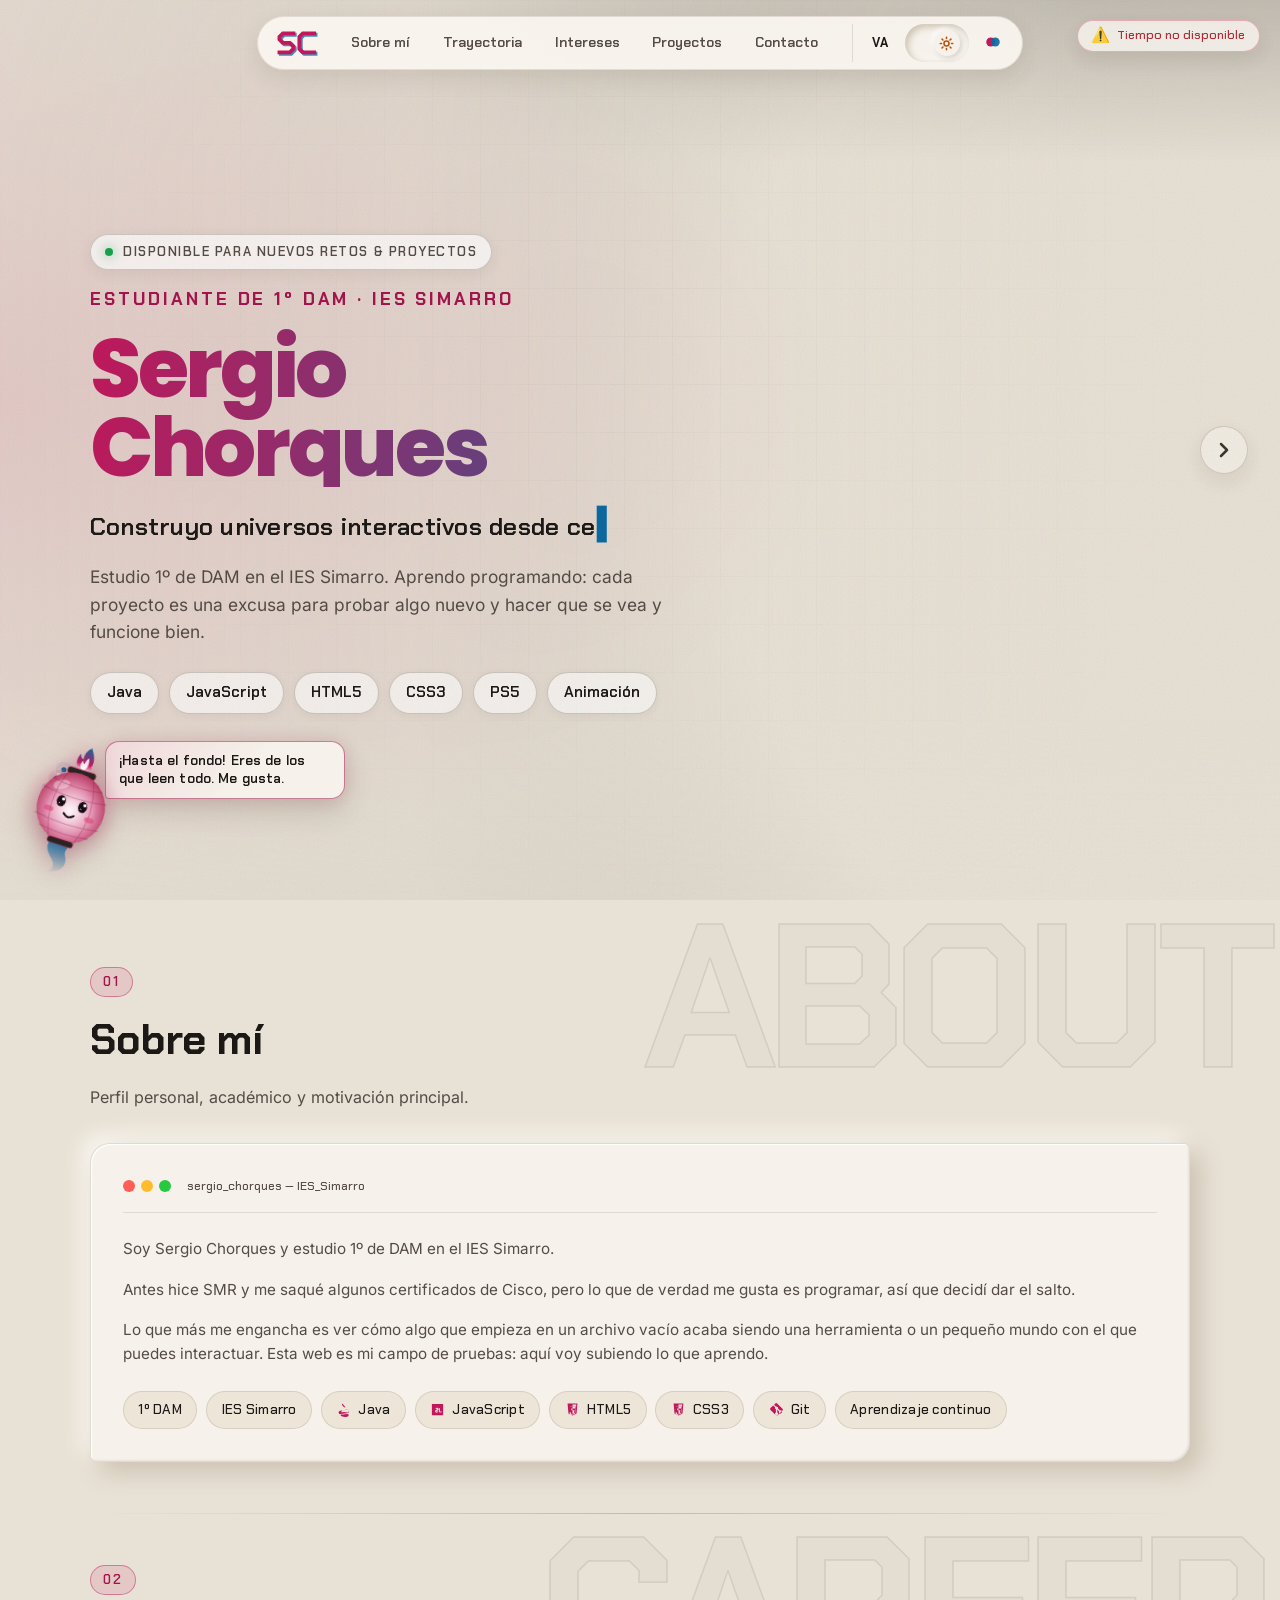
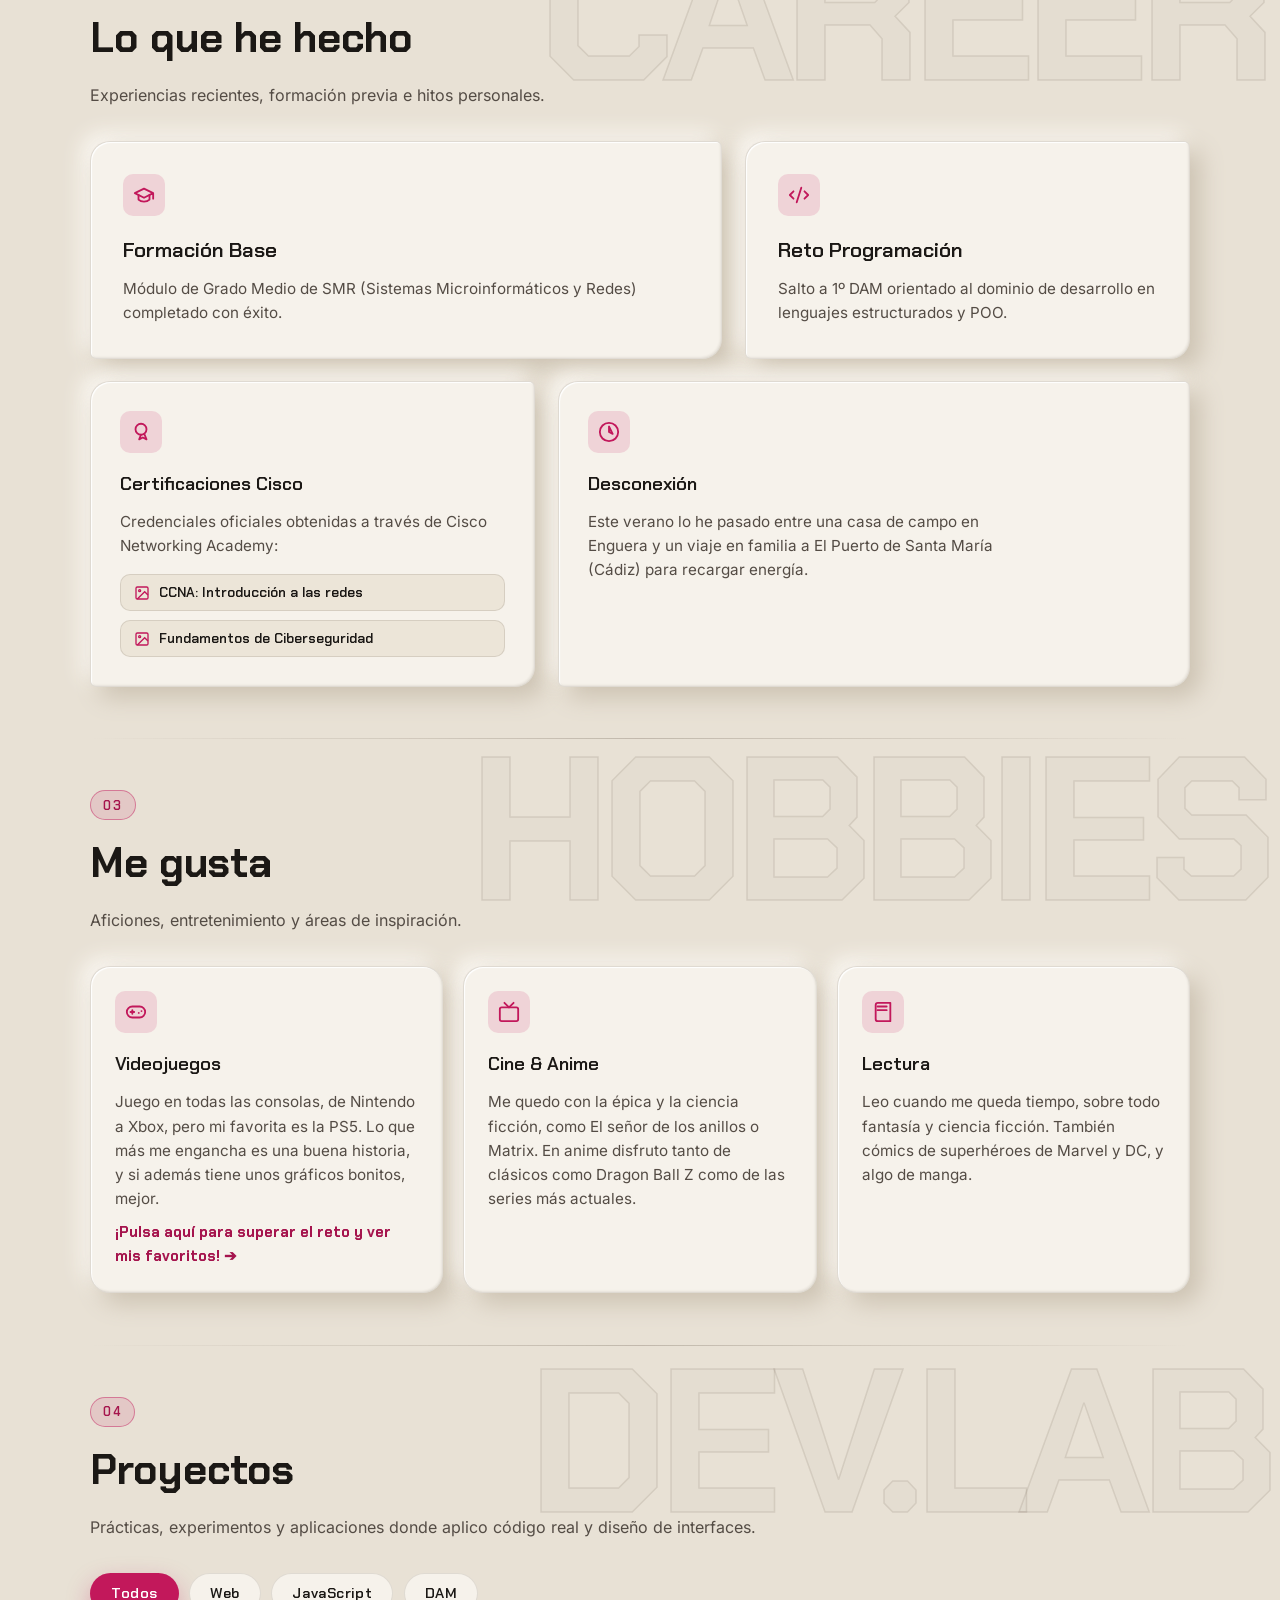
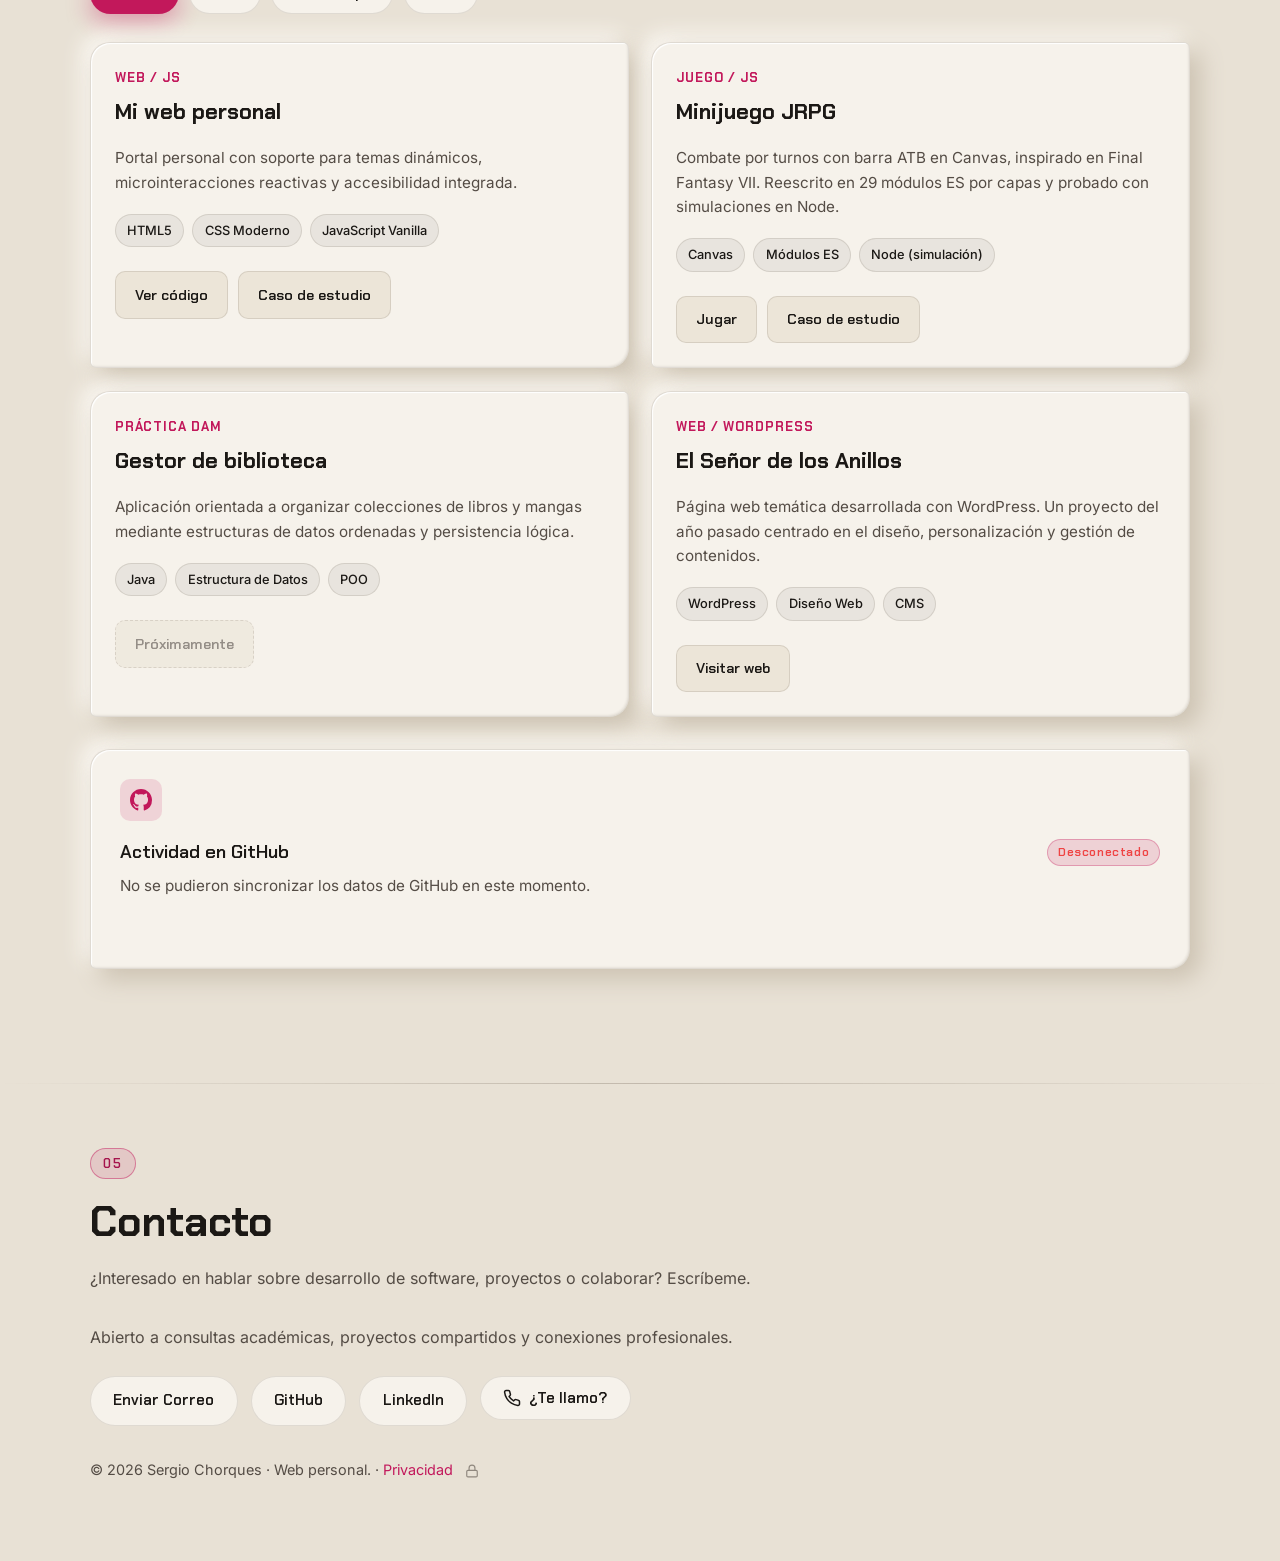
<file: index.html>
<!DOCTYPE html>
<!-- Página principal: index.html -->
<html lang="es" data-accent="pink" data-theme="dark">
  <head>
    <meta charset="UTF-8" />
    <meta name="viewport" content="width=device-width, initial-scale=1.0" />
    <meta name="theme-color" content="#07070a" />
    <title>Sergio Chorques | Web personal</title>

    <meta
      name="description"
      content="Web personal de Sergio Chorques: estudiante de DAM, gamer, lector y desarrollador en formación."
    />
    <meta name="author" content="Sergio Chorques" />

    <!-- Open Graph & Twitter -->
    <meta property="og:type" content="website" />
    <meta property="og:title" content="Sergio Chorques | Web personal" />
    <meta
      property="og:description"
      content="Estudiante de DAM, gamer y desarrollador en formación. Proyectos, intereses y marca personal."
    />
    <meta property="og:url" content="https://sergiochp.github.io/mi-web/" />
    <meta property="og:image" content="https://sergiochp.github.io/mi-web/images/og-portada.jpg" />
    <meta property="og:image:width" content="1200" />
    <meta property="og:image:height" content="630" />
    <meta property="og:image:alt" content="Sergio Chorques, estudiante de 1º DAM" />
    <meta property="og:locale" content="es_ES" />
    <meta name="twitter:card" content="summary_large_image" />
    <meta name="twitter:card" content="summary_large_image" />

    <!-- Favicon SVG -->
    <link rel="icon" href="images/logo.svg" type="image/svg+xml" />

    <!-- CSS -->
    <!-- Aplica tema/acento guardados ANTES de pintar: evita el parpadeo oscuro→claro
     y hace que cine/anime respeten también la preferencia del sistema -->
    <script>
      (function () {
        var d = document.documentElement;
        d.classList.add("js"); // hay JavaScript: se activan animaciones como .reveal
        try {
          var t = localStorage.getItem("sergio-theme");
          if (t !== "light" && t !== "dark") {
            t = window.matchMedia && matchMedia("(prefers-color-scheme: light)").matches ? "light" : "dark";
          }
          d.setAttribute("data-theme", t);
          var a = localStorage.getItem("sergio-accent");
          if (a === "pink" || a === "blue") d.setAttribute("data-accent", a);
        } catch (e) {}
      })();
    </script>
    <!-- Fuentes de la primera pantalla: se piden ya, sin esperar al CSS (evita saltos al cargar) -->
    <link rel="preload" href="assets/fonts/poppins-latin-800-normal.woff2" as="font" type="font/woff2" crossorigin />
    <link rel="preload" href="assets/fonts/chakra-petch-latin-600-normal.woff2" as="font" type="font/woff2" crossorigin />
    <link rel="preload" href="assets/fonts/inter-latin-400-normal.woff2" as="font" type="font/woff2" crossorigin />
    <link rel="stylesheet" href="css/fonts.css" />
    <link rel="stylesheet" href="css/style.css" />
    <link rel="stylesheet" href="css/theme-light.css" />
    <link rel="stylesheet" href="css/farolillo.css" />
    <link rel="stylesheet" href="css/mobile.css" />
  </head>

  <body>
    <!-- Barra de progreso de lectura -->
    <div id="scrollProgressBar" aria-hidden="true"></div>

    <!-- Widget del clima (fijo arriba a la derecha) -->
    <aside id="weatherWidget" class="weather-widget is-loading" aria-label="El tiempo en Enguera" aria-live="polite" aria-atomic="true">
      <span id="weatherIcon" class="weather-icon" aria-hidden="true">…</span>
      <span id="weatherText" class="weather-text">Cargando el tiempo…</span>
    </aside>

    <!-- Enlace de accesibilidad -->
    <a class="skip-link" href="#contenido">Saltar al contenido principal</a>

    <!-- Barra de navegación fija con glassmorphism -->
    <header class="navbar-wrapper">
      <nav class="navbar" aria-label="Navegación principal">
        <a href="#inicio" class="nav-logo" aria-label="Volver al inicio"><svg class="logo-sc" viewBox="0 0 48 32" aria-hidden="true" focusable="false"><g class="logo-sc__eco"><path d="M20 5H8L4 9v3l4 4h8l4 4v3l-4 4H4"/><path d="M44 5H31l-4 4v14l4 4h13"/></g><g class="logo-sc__trazo"><path d="M20 5H8L4 9v3l4 4h8l4 4v3l-4 4H4"/><path d="M44 5H31l-4 4v14l4 4h13"/></g></svg></a>
        <div class="nav-links">
          <a href="#sobre-mi">Sobre mí</a>
          <a href="#lo-que-he-hecho">Trayectoria</a>
          <a href="#me-gusta">Intereses</a>
          <a href="#proyectos">Proyectos</a>
          <a href="#contacto">Contacto</a>
        </div>
        <div class="controls">
          <!-- Nuevo botón de idioma -->
          <button
            id="langToggle"
            type="button"
            aria-label="Canviar idioma a valencià"
            title="Canviar a valencià"
            class="lang-btn"
          >
            <span>VA</span>
          </button>

          <button
            id="themeToggle"
            type="button"
            aria-pressed="false"
            aria-label="Cambiar tema"
            title="Cambiar tema"
            class="theme-pill-btn"
          >
            <span class="theme-pill-track">
              <span class="theme-pill-thumb">
                <!-- Icono Modo Oscuro: Luna -->
                <svg class="icon-moon" viewBox="0 0 24 24" fill="currentColor" aria-hidden="true">
                  <path d="M21 12.79A9 9 0 1 1 11.21 3 7 7 0 0 0 21 12.79z"></path>
                </svg>
                <!-- Icono Modo Claro: Sol -->
                <svg class="icon-sun" viewBox="0 0 24 24" fill="none" stroke="currentColor" stroke-width="2.5" stroke-linecap="round" stroke-linejoin="round" aria-hidden="true">
                  <circle cx="12" cy="12" r="4"></circle>
                  <path d="M12 2v2M12 20v2M4.93 4.93l1.41 1.41M17.66 17.66l1.41 1.41M2 12h2M20 12h2M4.93 19.07l1.41-1.41M17.66 6.34l1.41-1.41"></path>
                </svg>
              </span>
            </span>
          </button>

          <button
            id="accentToggle"
            type="button"
            aria-pressed="false"
            aria-label="Cambiar tono de acento"
            title="Cambiar color de acento"
          >
            <svg class="icon-accent" viewBox="0 0 24 24" aria-hidden="true">
              <circle cx="9" cy="12" r="6" fill="var(--pink)"></circle>
              <circle cx="15" cy="12" r="6" fill="var(--blue)" fill-opacity="0.92"></circle>
            </svg>
          </button>
        </div>
      </nav>
    </header>

    <!-- Sección Hero con foto panorámica de fondo -->
    <section class="hero hero--full" id="inicio" aria-label="Presentación">
      <!-- Fondo con la nueva foto panorámica -->
      <div class="hero-bg-photo" aria-hidden="true">
        <picture>
          <!-- Móvil: recorte vertical centrado (pesa la mitad y se me ve mejor) -->
          <source id="heroBgSource" media="(max-width: 768px)" srcset="images/hero-1-movil.webp" width="756" height="1344" />
          <img
            id="heroBgImg"
            src="images/hero-1.webp"
            srcset="images/hero-1-2240.webp 2240w, images/hero-1.webp 3168w"
            sizes="max(115vw, 236vh)"
            alt=""
            class="hero-bg-img"
            width="3168"
            height="1344"
            loading="eager"
            fetchpriority="high"
            decoding="async"
          />
        </picture>
        <div class="hero-bg-overlay"></div>
        <div class="hero-grid"></div>
      </div>

      <!-- Flecha colocada directamente en el Hero con z-index alto -->
      <button
        type="button"
        id="heroNextBtn"
        class="hero-arrow-btn"
        aria-label="Cambiar imagen de fondo"
        title="Cambiar fondo"
      >
        <svg
          viewBox="0 0 24 24"
          fill="none"
          stroke="currentColor"
          stroke-width="2.5"
          stroke-linecap="round"
          stroke-linejoin="round"
          aria-hidden="true"
        >
          <polyline points="9 18 15 12 9 6"></polyline>
        </svg>
      </button>

      <div class="hero-inner">
        <!-- Badge de estado -->
        <div class="status-pill">
          <span class="status-dot" aria-hidden="true"></span>
          <span>Disponible para nuevos retos &amp; proyectos</span>
        </div>

        <!-- Contenido alineado a la izquierda -->
        <div class="hero-content-left">
          <p class="hero-kicker">Estudiante de 1º DAM · IES Simarro</p>

          <h1>Sergio Chorques</h1>

          <!-- El texto que se escribe solo es decorativo: los lectores de pantalla
               leen una sola vez todas las frases (span .sr-only) -->
          <p class="tagline">
            <span class="sr-only" id="typeTextSr">Construyo universos interactivos desde cero.</span><span id="typeText" aria-hidden="true">Construyo universos interactivos desde cero.</span><span id="typeCursor" aria-hidden="true">▍</span>
          </p>

          <p class="hero-text">
            Estudio 1º de DAM en el IES Simarro. Aprendo programando: cada proyecto es una excusa para
            probar algo nuevo y hacer que se vea y funcione bien.
          </p>

          <ul class="hero-chips" aria-label="Áreas de enfoque">
            <li>Java</li>
            <li>JavaScript</li>
            <li>HTML5</li>
            <li>CSS3</li>
            <li>PS5</li>
            <li>Animación</li>
          </ul>
        </div>
      </div>
    </section>

    <!-- Contenido principal -->
    <main id="contenido">
      <!-- Sección: Sobre mí -->
      <section id="sobre-mi" class="section reveal" aria-labelledby="sobre-mi-title">
        <div class="section-head">
          <h2 id="sobre-mi-title">Sobre mí</h2>
          <p>Perfil personal, académico y motivación principal.</p>
        </div>

        <article class="card about-card spotlight-card card--static tilt" data-tilt-strength="0.3">

          <!-- Detalles visuales de editor de código -->
          <div class="editor-bar" aria-hidden="true">
            <span class="editor-dot editor-dot--red"></span>
            <span class="editor-dot editor-dot--yellow"></span>
            <span class="editor-dot editor-dot--green"></span>
            <span class="editor-title">sergio_chorques — IES_Simarro</span>
          </div>
          
          <p>Soy Sergio Chorques y estudio 1º de DAM en el IES Simarro.</p>
          <p>
            Antes hice SMR y me saqué algunos certificados de Cisco, pero lo que de verdad me gusta
            es programar, así que decidí dar el salto.
          </p>
          <p>
            Lo que más me engancha es ver cómo algo que empieza en un archivo vacío acaba siendo una
            herramienta o un pequeño mundo con el que puedes interactuar. Esta web es mi campo de
            pruebas: aquí voy subiendo lo que aprendo.
          </p>

          <ul class="tags">
            <li>1º DAM</li>
            <li>IES Simarro</li>
            <!-- Java -->
            <li class="tech-tag">
              <svg viewBox="0 0 24 24" fill="currentColor" aria-hidden="true">
                <path d="M8.85 16.84c0 .03.04.05.07.03 1.13-.6 2.4-.87 3.63-.82 1.95.07 3.82.91 5.71.69 1.14-.14 2.15-.72 2.37-1.89.26-1.39-.77-2.31-1.95-2.58-1.57-.36-3.23.08-4.73.54-1.63.49-3.35 1.05-5.1.03zm-1.12 3.03c1.78.36 3.61.34 5.37-.09 1.63-.4 3.28-.93 4.97-.68 1.02.15 1.92.74 2.17 1.76.27 1.1-.38 2.05-1.36 2.45-2.02.82-4.32.55-6.42.16-1.58-.29-3.15-.74-4.73-1.6zm10.74-7.44c1.11.23 2.08.77 2.39 1.91.31 1.15-.22 2.22-1.13 2.87-1.63 1.15-3.69 1.25-5.6 1.14-2.12-.13-4.22.45-6.28 1.01-1.19.33-2.39-.02-3.16-.96-.75-.92-.68-2.14.07-3.03 1.24-1.46 3.19-2.05 5.06-2.33 2.88-.44 5.86-.33 8.65-.64zM9.54 2.75c-.32 1.34.46 2.61 1.36 3.51 1.06 1.05 2.3 1.88 3.55 2.7.2.13.4.15.48-.09.11-.34.02-.69-.17-.98-.82-1.28-1.97-2.32-2.9-3.53-.78-1.01-1.45-2.11-2.32-1.61z"/>
              </svg>
              <span>Java</span>
            </li>
            <!-- JavaScript -->
            <li class="tech-tag">
              <svg viewBox="0 0 24 24" fill="currentColor" aria-hidden="true">
                <path d="M3 3h18v18H3V3zm13.78 13.9c1.07 0 1.94-.48 2.36-1.16l-1.38-.85c-.24.4-.55.65-.98.65-.54 0-.88-.33-.88-.93v-4.42h-1.74v4.54c0 1.45.89 2.17 2.62 2.17zm-5.74-.06c1.19 0 1.92-.55 2.23-1.13l-1.38-.83c-.22.37-.47.59-.85.59-.44 0-.71-.24-.71-.62 0-.46.33-.67 1.03-.98l.38-.16c1.3-.57 1.89-1.2 1.89-2.28 0-1.31-1.01-2.24-2.52-2.24-1.26 0-2.13.56-2.5 1.31l1.37.82c.2-.34.49-.55.88-.55.38 0 .61.2.61.52 0 .4-.3.59-.86.83l-.38.16c-1.42.6-2.07 1.27-2.07 2.45 0 1.44 1.06 2.32 2.56 2.32z"/>
              </svg>
              <span>JavaScript</span>
            </li>
            <!-- HTML5 -->
            <li class="tech-tag">
              <svg viewBox="0 0 24 24" fill="currentColor" aria-hidden="true">
                <path d="M4.07 2.25h15.86l-1.44 16.2L12 21.75l-6.49-3.3L4.07 2.25zM12 4.14v15.22l4.89-2.49 1.13-12.73H12zm-4.32 3.6h8.64l-.24 2.7H9.98l.24 2.7h4.86l-.48 5.4-2.6 1.3-2.6-1.3-.18-1.95H7.4l.32 3.65L12 20.35l4.28-2.15.58-6.55.19-2.15.19-2.15H7.68v.29z"/>
              </svg>
              <span>HTML5</span>
            </li>
            <!-- CSS3 -->
            <li class="tech-tag">
              <svg viewBox="0 0 24 24" fill="currentColor" aria-hidden="true">
                <path d="M4.18 2.25h15.64l-1.42 16.2L12 21.75l-6.4-3.3L4.18 2.25zM12 4.14v15.22l4.82-2.49 1.11-12.73H12zm-4.26 3.6h8.51l-.24 2.7H9.86l.24 2.7h4.78l-.48 5.4-2.56 1.3-2.56-1.3-.18-1.95H7.31l.32 3.65L12 20.35l4.22-2.15.57-6.55.19-2.15.19-2.15H7.58v.29z"/>
              </svg>
              <span>CSS3</span>
            </li>
            <!-- Git -->
            <li class="tech-tag">
              <svg viewBox="0 0 24 24" fill="currentColor" aria-hidden="true">
                <path d="M21.62 10.97l-8.59-8.59a2.07 2.07 0 0 0-2.93 0L8.2 4.28l3.15 3.15a2.45 2.45 0 0 1 3.1 3.11l3.03 3.03a2.45 2.45 0 1 1-1.46 1.46l-2.84-2.84v4.4a2.46 2.46 0 1 1-2.07 0V11.8a2.45 2.45 0 0 1-1.3-3.21L6.7 5.47 2.38 9.79a2.07 2.07 0 0 0 0 2.93l8.59 8.59a2.07 2.07 0 0 0 2.93 0l7.72-7.72a2.07 2.07 0 0 0 0-2.93v.31z"/>
              </svg>
              <span>Git</span>
            </li>
            <li>Aprendizaje continuo</li>
          </ul>

        </article>
      </section>

      <!-- Sección: Lo que he hecho -->
      <section id="lo-que-he-hecho" class="section reveal" aria-labelledby="hecho-title">
        <div class="section-head">
          <h2 id="hecho-title">Lo que he hecho</h2>
          <p>Experiencias recientes, formación previa e hitos personales.</p>
        </div>

        <div class="card-grid">
          <article class="card spotlight-card card--static tilt">
            <div class="card-icon">
              <svg viewBox="0 0 24 24" fill="none" stroke="currentColor" stroke-width="2" stroke-linecap="round" stroke-linejoin="round" aria-hidden="true">
                <path d="M22 10v6M2 10l10-5 10 5-10 5z"></path>
                <path d="M6 12v5c3 3 9 3 12 0v-5"></path>
              </svg>
            </div>
            <h3>Formación Base</h3>
            <p>Módulo de Grado Medio de SMR (Sistemas Microinformáticos y Redes) completado con éxito.</p>
          </article>

          <article class="card spotlight-card card--static tilt">
            <div class="card-icon">
              <svg viewBox="0 0 24 24" fill="none" stroke="currentColor" stroke-width="2" stroke-linecap="round" stroke-linejoin="round" aria-hidden="true">
                <path d="m18 16 4-4-4-4"></path>
                <path d="m6 8-4 4 4 4"></path>
                <path d="m14.5 4-5 16"></path>
              </svg>
            </div>
            <h3>Reto Programación</h3>
            <p>Salto a 1º DAM orientado al dominio de desarrollo en lenguajes estructurados y POO.</p>
          </article>

          <article class="card spotlight-card cert-card card--static tilt"> 
            <div class="card-icon">
              <!-- Icono de certificación / escudo / medalla -->
              <svg viewBox="0 0 24 24" fill="none" stroke="currentColor" stroke-width="2" stroke-linecap="round" stroke-linejoin="round" aria-hidden="true">
                <path d="M12 15l-2 5l4-2l4 2l-2-5"></path>
                <circle cx="12" cy="9" r="6"></circle>
              </svg>
            </div>
            <h3>Certificaciones Cisco</h3>
            <p>Credenciales oficiales obtenidas a través de Cisco Networking Academy:</p>
            
            <div class="cert-buttons">
              <button type="button" class="cert-btn" data-cert-src="images/cert-cisco-redes.webp" data-cert-title="Cisco — CCNA: Introducción a las redes">
                <svg viewBox="0 0 24 24" width="16" height="16" fill="none" stroke="currentColor" stroke-width="2" aria-hidden="true"><rect x="3" y="3" width="18" height="18" rx="2"/><circle cx="8.5" cy="8.5" r="1.5"/><polyline points="21 15 16 10 5 21"/></svg>
                <span>CCNA: Introducción a las redes</span>
              </button>

              <button type="button" class="cert-btn" data-cert-src="images/cert-cisco-ciberseguridad.webp" data-cert-title="Cisco — Fundamentos de Ciberseguridad">
                <svg viewBox="0 0 24 24" width="16" height="16" fill="none" stroke="currentColor" stroke-width="2" aria-hidden="true"><rect x="3" y="3" width="18" height="18" rx="2"/><circle cx="8.5" cy="8.5" r="1.5"/><polyline points="21 15 16 10 5 21"/></svg>
                <span>Fundamentos de Ciberseguridad</span>
              </button>
            </div>
          </article>

          <article class="card spotlight-card card--static tilt card-travel">
            <!-- Postal de playa: entra desde la esquina inferior derecha al pasar el ratón -->
            <img
              src="images/desconexion-postal.webp"
              alt=""
              class="travel-corner-img"
              width="360"
              height="240"
              loading="lazy"
            />
            <div class="card-icon">
              <svg viewBox="0 0 24 24" fill="none" stroke="currentColor" stroke-width="2" stroke-linecap="round" stroke-linejoin="round" aria-hidden="true">
                <circle cx="12" cy="12" r="10"></circle>
                <polygon points="12 6 12 12 16 14"></polygon>
              </svg>
            </div>
            <h3>Desconexión</h3>
            <p>Este verano lo he pasado entre una casa de campo en Enguera y un viaje en familia a El Puerto de Santa María (Cádiz) para recargar energía.</p>
          </article>
        </div>
      </section>

      <!-- Sección: Me gusta -->
      <section id="me-gusta" class="section reveal" aria-labelledby="gusta-title">
        <div class="section-head">
          <h2 id="gusta-title">Me gusta</h2>
          <p>Aficiones, entretenimiento y áreas de inspiración.</p>
        </div>

        <div class="card-grid">
          <!-- Tarjeta Videojuegos -->
          <article class="card spotlight-card card-gaming card--link">
              <!-- IMAGEN DEL MANDO DE PS5 -->
              <img 
                src="images/mando-ps5.webp" 
                alt="" 
                class="mando-corner-img" 
                loading="lazy"
              />

              <div class="card-icon">
                <svg viewBox="0 0 24 24" fill="none" stroke="currentColor" stroke-width="2" stroke-linecap="round" stroke-linejoin="round" aria-hidden="true">
                  <line x1="6" y1="12" x2="10" y2="12"></line>
                  <line x1="8" y1="10" x2="8" y2="14"></line>
                  <line x1="15" y1="13" x2="15.01" y2="13"></line>
                  <line x1="18" y1="11" x2="18.01" y2="11"></line>
                  <rect width="20" height="12" x="2" y="6" rx="6"></rect>
                </svg>
              </div>
              <h3>Videojuegos 🎮</h3>
              <p>Juego en todas las consolas, de Nintendo a Xbox, pero mi favorita es la PS5. Lo que más me engancha es una buena historia, y si además tiene unos gráficos bonitos, mejor.</p>
              <p class="card-cta">¡Pulsa aquí para superar el reto y ver mis favoritos! ➔</p>

              <!-- Enlace al minijuego (cubre toda la tarjeta) -->
              <a class="card-link" href="minijuego.html" aria-label="Superar el reto y ver mis videojuegos favoritos"></a>
            </article>

          <!-- Tarjeta Cine & Anime (Con la clase 'card-cinema' y la etiqueta <img> añadida) -->
          <article class="card spotlight-card card-cinema card--link">
            <!-- IMAGEN DE LA ENTRADA DE CINE -->
            <img 
              src="images/ticket-cine.webp" 
              alt="" 
              class="cinema-corner-img" 
              loading="lazy"
            />

            <div class="card-icon">
              <svg viewBox="0 0 24 24" fill="none" stroke="currentColor" stroke-width="2" stroke-linecap="round" stroke-linejoin="round" aria-hidden="true">
                <rect width="20" height="15" x="2" y="7" rx="2" ry="2"></rect>
                <polyline points="17 2 12 7 7 2"></polyline>
              </svg>
            </div>
            <h3>Cine &amp; Anime</h3>
            <p>Me quedo con la épica y la ciencia ficción, como El señor de los anillos o Matrix. En anime disfruto tanto de clásicos como Dragon Ball Z como de las series más actuales.</p>

            <!-- Enlace actualizado a matrix_pills.html -->
            <a class="card-link" href="matrix_pills.html" aria-label="Abrir la elección de Cine & Anime"></a>
          </article>

          <!-- Tarjeta Lectura -->
          <article class="card spotlight-card card-reading card--link">
            <!-- IMAGEN DE LECTURA (Libro / Manga) -->
            <img 
              src="images/libro.webp" 
              alt="" 
              class="reading-corner-img" 
              loading="lazy"
            />

            <div class="card-icon">
              <svg viewBox="0 0 24 24" fill="none" stroke="currentColor" stroke-width="2" stroke-linecap="round" stroke-linejoin="round" aria-hidden="true">
                <path d="M4 19.5v-15A2.5 2.5 0 0 1 6.5 2H20v20H6.5a2.5 2.5 0 0 1-2.5-2.5Z"></path>
                <path d="M6 6h10"></path>
                <path d="M6 10h10"></path>
              </svg>
            </div>
            <h3>Lectura</h3>
            <p>Leo cuando me queda tiempo, sobre todo fantasía y ciencia ficción. También cómics de superhéroes de Marvel y DC, y algo de manga.</p>
            
            <!-- Enlace a la biblioteca -->
            <a class="card-link" href="libros.html" aria-label="Abrir mi biblioteca"></a>
          </article>
        </div>
      </section>

      <!-- Sección: Proyectos -->
      <section id="proyectos" class="section reveal" aria-labelledby="proyectos-title">
        <div class="section-head">
          <h2 id="proyectos-title">Proyectos</h2>
          <p>Prácticas, experimentos y aplicaciones donde aplico código real y diseño de interfaces.</p>
        </div>

        <div class="filter-bar" role="group" aria-label="Filtrar proyectos">
          <button type="button" class="filter-btn is-active" data-filter="all" aria-pressed="true">
            Todos
          </button>
          <button type="button" class="filter-btn" data-filter="web" aria-pressed="false">
            Web
          </button>
          <button type="button" class="filter-btn" data-filter="js" aria-pressed="false">
            JavaScript
          </button>
          <button type="button" class="filter-btn" data-filter="dam" aria-pressed="false">
            DAM
          </button>
        </div>

        <div class="projects-grid" id="projectsGrid">
          <article class="project-card tilt spotlight-card card--static" data-category="web js">
            <div class="project-card-inner">
              <header class="project-card-head">
                <p class="project-type">Web / JS</p>
                <h3 class="project-title">Mi web personal</h3>
              </header>
              <p class="project-desc">
                Portal personal con soporte para temas dinámicos, microinteracciones reactivas y accesibilidad integrada.
              </p>
              <ul class="project-tags">
                <li>HTML5</li>
                <li>CSS Moderno</li>
                <li>JavaScript Vanilla</li>
              </ul>
              <div class="project-actions">
                <a class="project-link" href="https://github.com/SergioCHP/mi-web" target="_blank" rel="noopener noreferrer" aria-label="Ver código del proyecto Mi web personal">Ver código</a>
                <a class="project-link project-link--case" href="caso-estudio.html">Caso de estudio</a>
              </div>
            </div>
          </article>

          <article class="project-card tilt spotlight-card card--static" data-category="js">
            <div class="project-card-inner">
              <header class="project-card-head">
                <p class="project-type">Juego / JS</p>
                <h3 class="project-title">Minijuego JRPG</h3>
              </header>
              <p class="project-desc">
                Combate por turnos con barra ATB en Canvas, inspirado en Final Fantasy VII. Reescrito en 29 módulos ES por capas y probado con simulaciones en Node.
              </p>
              <ul class="project-tags">
                <li>Canvas</li>
                <li>Módulos ES</li>
                <li>Node (simulación)</li>
              </ul>
              <div class="project-actions">
                <a class="project-link" href="minijuego.html" aria-label="Jugar al minijuego JRPG">Jugar</a>
                <a class="project-link project-link--case" href="caso-estudio.html#minijuego">Caso de estudio</a>
              </div>
            </div>
          </article>
          <article class="project-card tilt spotlight-card card--static" data-category="dam js">
            <div class="project-card-inner">
              <header class="project-card-head">
                <p class="project-type">Práctica DAM</p>
                <h3 class="project-title">Gestor de biblioteca</h3>
              </header>
              <p class="project-desc">
                Aplicación orientada a organizar colecciones de libros y mangas mediante estructuras de datos ordenadas y persistencia lógica.
              </p>
              <ul class="project-tags">
                <li>Java</li>
                <li>Estructura de Datos</li>
                <li>POO</li>
              </ul>
              <div class="project-actions">
                <span class="project-link project-link--soon" aria-disabled="true">Próximamente</span>
              </div>
            </div>
          </article>

          <article class="project-card tilt spotlight-card card--static" data-category="web">
            <div class="project-card-inner">
              <header class="project-card-head">
                <p class="project-type">Web / WordPress</p>
                <h3 class="project-title">El Señor de los Anillos</h3>
              </header>
              <p class="project-desc">
                Página web temática desarrollada con WordPress. Un proyecto del año pasado centrado en el diseño, personalización y gestión de contenidos.
              </p>
              <ul class="project-tags">
                <li>WordPress</li>
                <li>Diseño Web</li>
                <li>CMS</li>
              </ul>
              <div class="project-actions">
                <!-- Sustituye el '#' por la URL real de tu página de WordPress -->
                <a class="project-link" href="http://sergiochorques.atwebpages.com/" target="_blank" rel="noopener noreferrer" aria-label="Visitar la web de El Señor de los Anillos">Visitar web</a>
              </div>
            </div>
          </article>
        </div>
        <!-- Widget Dinámico de GitHub dentro de Proyectos -->
        <div class="github-wrap">
          <article class="card spotlight-card github-card card--static tilt" data-tilt-strength="0.3" id="githubWidget">
            <div class="card-icon">
              <svg viewBox="0 0 24 24" fill="currentColor" aria-hidden="true">
                <path d="M12 0C5.37 0 0 5.37 0 12c0 5.31 3.435 9.795 8.205 11.385.6.105.825-.255.825-.57 0-.285-.015-1.23-.015-2.235-3.015.555-3.795-.735-4.035-1.41-.135-.345-.72-1.41-1.23-1.695-.42-.225-1.02-.78-.015-.795.945-.015 1.62.87 1.845 1.23 1.08 1.815 2.805 1.305 3.495.99.105-.78.42-1.305.765-1.605-2.67-.3-5.46-1.335-5.46-5.925 0-1.305.465-2.385 1.23-3.225-.12-.3-.54-1.53.12-3.18 0 0 1.005-.315 3.3 1.23.96-.27 1.98-.405 3-.405s2.04.135 3 .405c2.295-1.56 3.3-1.23 3.3-1.23.66 1.65.24 2.88.12 3.18.765.84 1.23 1.905 1.23 3.225 0 4.605-2.805 5.625-5.475 5.925.435.375.81 1.095.81 2.22 0 1.605-.015 2.895-.015 3.3 0 .315.225.69.825.57A12.02 12.02 0 0024 12c0-6.63-5.37-12-12-12z"/>
              </svg>
            </div>
            <div class="github-header">
              <h3>Actividad reciente en GitHub</h3>
              <span class="gh-badge" id="ghStatusBadge">Conectando...</span>
            </div>
            <p id="ghBio">Cargando repositorios en vivo desde la API de GitHub...</p>

            <div class="gh-stats" id="ghStats">
              <!-- Datos de perfil dinámicos -->
            </div>

            <div class="gh-repos" id="ghRepos">
              <!-- Repositorios dinámicos -->
            </div>
          </article>
        </div>
      </section>
    </main>

    <!-- Pie de página -->
    <footer id="contacto" class="section reveal" aria-labelledby="contacto-title">
      <div class="footer-inner">
        <div class="section-head">
          <h2 id="contacto-title">Contacto</h2>
          <p>¿Interesado en hablar sobre desarrollo de software, proyectos o colaborar? Escríbeme.</p>
        </div>

        <address class="contact-address">
          Abierto a consultas académicas, proyectos compartidos y conexiones profesionales.
        </address>

        <ul class="contact-links">
          <li><a href="mailto:serchoper@alu.edu.gva.es">Enviar Correo</a></li>
          <li>
            <a href="https://github.com/SergioCHP" target="_blank" rel="noopener noreferrer">
              GitHub
            </a>
          </li>
          <li>
            <a href="https://www.linkedin.com/in/Sergio-Chorques" target="_blank" rel="noopener noreferrer">
              LinkedIn
            </a>
          </li>
          <!-- Botón ¿Te llamo? -->
          <li>
            <button type="button" class="contact-call" id="openCall" aria-haspopup="dialog">
              <svg viewBox="0 0 24 24" fill="none" stroke="currentColor" stroke-width="2" stroke-linecap="round" stroke-linejoin="round" aria-hidden="true">
                <path d="M22 16.92v3a2 2 0 0 1-2.18 2 19.79 19.79 0 0 1-8.63-3.07 19.5 19.5 0 0 1-6-6 19.79 19.79 0 0 1-3.07-8.67A2 2 0 0 1 4.11 2h3a2 2 0 0 1 2 1.72c.13.96.36 1.9.7 2.81a2 2 0 0 1-.45 2.11L8.09 9.91a16 16 0 0 0 6 6l1.27-1.27a2 2 0 0 1 2.11-.45c.91.34 1.85.57 2.81.7A2 2 0 0 1 22 16.92z"/>
              </svg>
              <span>¿Te llamo?</span>
            </button>
          </li>
        </ul>

        <p class="copy">
          © <span id="year"></span> Sergio Chorques · Web personal. ·
          <a href="privacidad.html" class="copy__privacy">Privacidad</a>

          <!-- Enlace discreto al panel de Admin -->
          <a href="admin.html" class="admin-link" aria-label="Acceso al panel de administración" title="Admin">
            <svg viewBox="0 0 24 24" width="14" height="14" fill="none" stroke="currentColor" stroke-width="2" stroke-linecap="round" stroke-linejoin="round" aria-hidden="true">
              <rect x="3" y="11" width="18" height="11" rx="2" ry="2"></rect>
              <path d="M7 11V7a5 5 0 0 1 10 0v4"></path>
            </svg>
          </a>
        </p>
      </div>
    </footer>

    <!-- Botón Volver Arriba -->
    <button
      id="scrollTopBtn"
      type="button"
      class="scroll-top-btn"
      aria-label="Volver arriba"
      title="Volver arriba"
    >
      <svg viewBox="0 0 24 24" fill="none" stroke="currentColor" stroke-width="2.5" stroke-linecap="round" stroke-linejoin="round" aria-hidden="true">
        <polyline points="18 15 12 9 6 15"></polyline>
      </svg>
    </button>

    <!-- ========================================================= -->
      <!-- MODAL: ¿TE LLAMO? -->
      <!-- ========================================================= -->
      <div class="modal" id="callModal" aria-hidden="true">
        <div class="modal__backdrop" data-close-modal></div>

        <div class="modal__panel" role="dialog" aria-modal="true" aria-labelledby="callTitle">
          <button type="button" class="modal__close" data-close-modal aria-label="Cerrar formulario">
            <svg viewBox="0 0 24 24" fill="none" stroke="currentColor" stroke-width="2" stroke-linecap="round" aria-hidden="true">
              <line x1="18" y1="6" x2="6" y2="18"/><line x1="6" y1="6" x2="18" y2="18"/>
            </svg>
          </button>

          <p class="modal__kicker">Contacto directo</p>
          <h3 class="modal__title" id="callTitle">¿Te llamo?</h3>
          <p class="modal__lead">Déjame tus datos y te llamo cuando te venga bien. Sin compromiso.</p>

          <!-- Formulario -->
          <form class="modal__form" id="callForm" method="POST">
            <!-- Honeypot anti-spam: no tocar ni mostrar -->
            <input type="text" name="_gotcha" class="modal__hp" tabindex="-1" autocomplete="off">

            <div class="field">
              <label for="cf-name">Nombre</label>
              <input id="cf-name" name="Nombre" type="text" required maxlength="100" autocomplete="name" placeholder="Tu nombre">
            </div>

            <div class="field-row">
              <div class="field">
                <label for="cf-email">Email</label>
                <input id="cf-email" name="Email" type="email" required maxlength="254" autocomplete="email" placeholder="tucorreo@dominio.com">
              </div>
              <div class="field">
                <label for="cf-phone">Teléfono</label>
                <input id="cf-phone" name="Teléfono" type="tel" required maxlength="30" autocomplete="tel" inputmode="tel" placeholder="+34 600 000 000">
              </div>
            </div>

            <div class="field">
              <label for="cf-when">¿Cuándo te va bien?</label>
              <select id="cf-when" name="Disponibilidad" required>
                <option value="" disabled selected>Elige una franja</option>
                <option>Mañanas (9–13h)</option>
                <option>Mediodía (13–16h)</option>
                <option>Tardes (16–20h)</option>
                <option>Da igual, cuando puedas</option>
              </select>
            </div>

            <div class="field">
              <label for="cf-msg">¿Sobre qué? <span class="opt">(opcional)</span></label>
              <textarea id="cf-msg" name="Mensaje" rows="3" maxlength="2000" placeholder="Proyecto, práctica, colaboración…"></textarea>
            </div>

            <input type="hidden" name="_subject" value="Nueva llamada solicitada desde la web">

            <!-- Información básica de protección de datos (RGPD): visible ANTES de enviar.
                 La completa está en privacidad.html. Se traduce en script.js (modalPrivacy). -->
            <p class="modal__privacy" id="callPrivacy">
              <strong>Tus datos, en corto:</strong> los trato yo, Sergio Chorques, solo para llamarte o contestarte, porque me lo pides al enviar el formulario. No los cedo a nadie y los borro como máximo a los 6 meses. Puedes pedir verlos, corregirlos o borrarlos en <a href="mailto:serchoper@alu.edu.gva.es">serchoper@alu.edu.gva.es</a>. <a href="privacidad.html" target="_blank" rel="noopener">Política de privacidad<span class="sr-only"> (se abre en una pestaña nueva)</span></a>.
            </p>

            <button type="submit" class="modal__submit" id="callSubmit" aria-describedby="callPrivacy">Enviar solicitud</button>
            <p class="modal__status" id="callStatus" role="status" aria-live="polite"></p>
          </form>

          <!-- Confirmación -->
          <div class="modal__success" id="callSuccess" hidden>
            <svg viewBox="0 0 24 24" fill="none" stroke="currentColor" stroke-width="2" stroke-linecap="round" stroke-linejoin="round" aria-hidden="true">
              <path d="M20 6 9 17l-5-5"/>
            </svg>
            <p><strong>¡Solicitud enviada!</strong><br>Te llamaré muy pronto.</p>
            <p class="modal__success-mail" hidden></p>
          </div>
        </div>
      </div>

      <!-- Modal Visor de Certificados -->
      <div class="modal cert-modal" id="certModal" aria-hidden="true">
        <div class="modal__backdrop" data-close-cert></div>
        <div class="cert-modal__panel" role="dialog" aria-modal="true" aria-labelledby="certModalTitle">
          <button type="button" class="modal__close" data-close-cert aria-label="Cerrar visor">
            <svg viewBox="0 0 24 24" fill="none" stroke="currentColor" stroke-width="2" stroke-linecap="round" aria-hidden="true"><line x1="18" y1="6" x2="6" y2="18"/><line x1="6" y1="6" x2="18" y2="18"/></svg>
          </button>
          <h3 id="certModalTitle" class="cert-modal__title"></h3>
          <div class="cert-modal__img-wrap">
            <img id="certModalImg" src="data:image/svg+xml,%3Csvg xmlns='http://www.w3.org/2000/svg'/%3E" alt="Certificado" loading="lazy" />
          </div>
        </div>
      </div>

      <script src="js/a11y.js"></script>
      <script src="js/theme.js"></script>
      <script src="js/script.js"></script>
      <script src="js/mobile.js"></script>
      <script type="module">
        import { initFarolillo } from './js/farolillo.js';
        // Farolillo no es imprescindible para ver la página: se crea cuando el
        // navegador queda libre tras la carga (mejora el tiempo de bloqueo).
        const iniciar = () => initFarolillo();
        const cuandoLibre = () =>
          "requestIdleCallback" in window ? requestIdleCallback(iniciar, { timeout: 2500 }) : setTimeout(iniciar, 800);
        if (document.readyState === "complete") cuandoLibre();
        else window.addEventListener("load", cuandoLibre, { once: true });
      </script>

  </body>
</html>
</file>
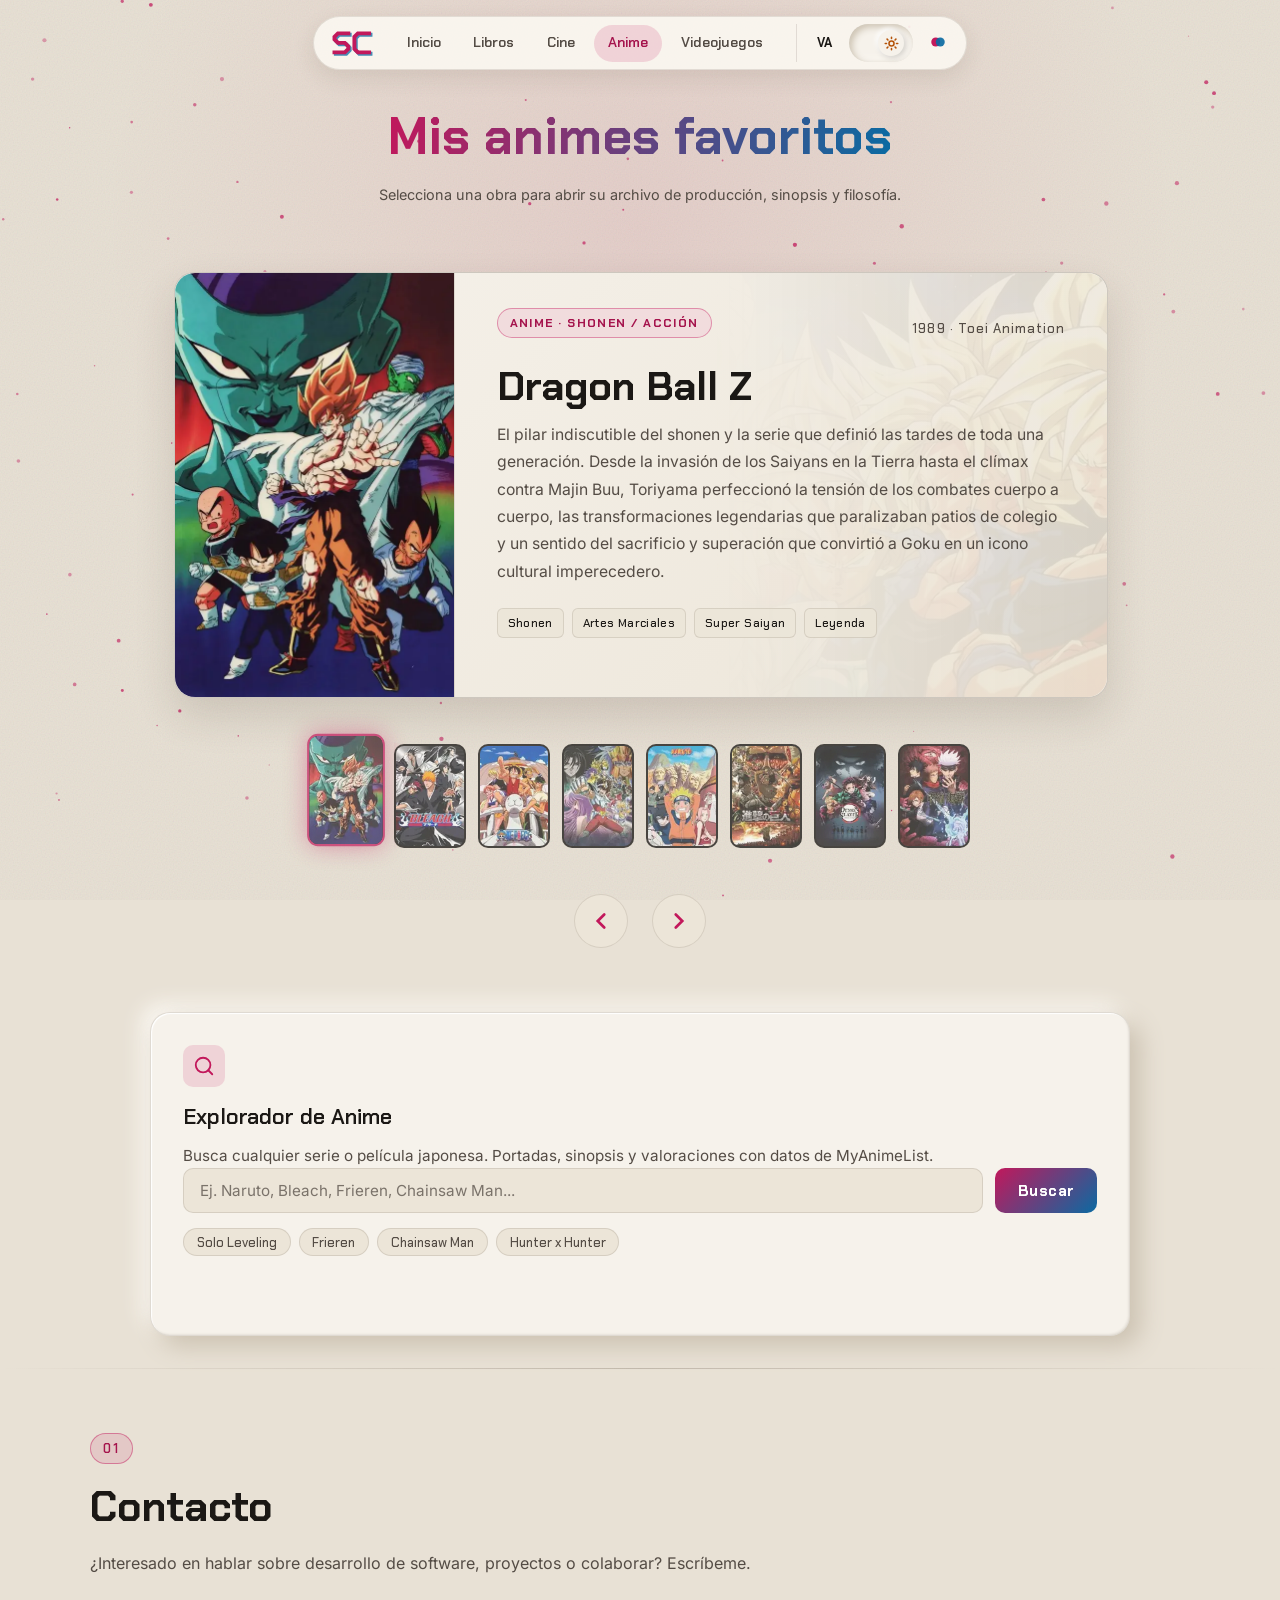
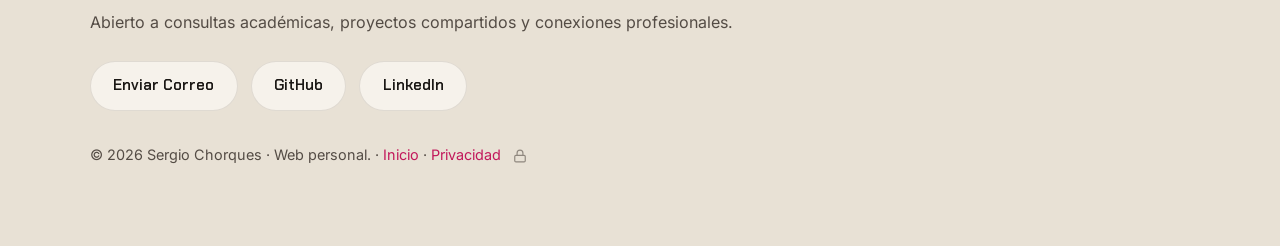
<file: anime.html>
<!DOCTYPE html>
<html lang="es" data-accent="pink" data-theme="dark">
<head>
  <meta charset="UTF-8" />
  <meta name="viewport" content="width=device-width, initial-scale=1.0" />
  <meta name="theme-color" content="#07070a" />
  <title>Mis Animes Favoritos | Sergio Chorques</title>
  <meta name="description" content="Vitrina interactiva con mis animes favoritos, sus citas más míticas y un explorador con datos de AniList. Portfolio de Sergio Chorques." />
  <meta property="og:type" content="website" />
  <meta property="og:title" content="Mis Animes Favoritos | Sergio Chorques" />
  <meta property="og:description" content="Vitrina interactiva con mis animes favoritos, sus citas más míticas y un explorador con datos de AniList. Portfolio de Sergio Chorques." />
  <meta property="og:url" content="https://sergiochp.github.io/mi-web/anime.html" />
  <meta property="og:image" content="https://sergiochp.github.io/mi-web/images/og-portada.jpg" />
  <meta property="og:image:width" content="1200" />
  <meta property="og:image:height" content="630" />
  <meta property="og:image:alt" content="Sergio Chorques, estudiante de 1º DAM" />
  <meta property="og:locale" content="es_ES" />
  <meta name="twitter:card" content="summary_large_image" />

  <!-- Favicon SVG -->
  <link rel="icon" href="images/logo.svg" type="image/svg+xml" />

  <!-- Aplica tema/acento guardados ANTES de pintar: evita el parpadeo oscuro→claro
     y hace que cine/anime respeten también la preferencia del sistema -->
  <script>
    (function () {
      var d = document.documentElement;
      d.classList.add("js"); // hay JavaScript: se activan animaciones como .reveal
      try {
        var t = localStorage.getItem("sergio-theme");
        if (t !== "light" && t !== "dark") {
          t = window.matchMedia && matchMedia("(prefers-color-scheme: light)").matches ? "light" : "dark";
        }
        d.setAttribute("data-theme", t);
        var a = localStorage.getItem("sergio-accent");
        if (a === "pink" || a === "blue") d.setAttribute("data-accent", a);
      } catch (e) {}
    })();
  </script>
  <!-- Fuentes de la primera pantalla: se piden ya, sin esperar al CSS (evita saltos al cargar) -->
  <link rel="preload" href="assets/fonts/chakra-petch-latin-700-normal.woff2" as="font" type="font/woff2" crossorigin />
  <link rel="preload" href="assets/fonts/chakra-petch-latin-600-normal.woff2" as="font" type="font/woff2" crossorigin />
  <link rel="preload" href="assets/fonts/inter-latin-400-normal.woff2" as="font" type="font/woff2" crossorigin />
  <link rel="stylesheet" href="css/fonts.css" />
  <link rel="stylesheet" href="css/style.css" />
  <link rel="stylesheet" href="css/theme-light.css" />
  <link rel="stylesheet" href="css/pages.css" />
  <link rel="stylesheet" href="css/anime.css" />
  <link rel="stylesheet" href="css/mobile.css" />
  <link rel="stylesheet" href="css/farolillo.css" />
</head>
<body>
  <a class="skip-link" href="#contenido" data-nav="skip">Saltar al contenido principal</a>

  <!-- Lienzo de partículas -->
  <canvas id="particles-canvas" aria-hidden="true"></canvas>

  <header class="navbar-wrapper">
    <nav class="navbar" aria-label="Navegación secundaria">
      <a href="index.html" class="nav-logo" aria-label="Volver al inicio"><svg class="logo-sc" viewBox="0 0 48 32" aria-hidden="true" focusable="false"><g class="logo-sc__eco"><path d="M20 5H8L4 9v3l4 4h8l4 4v3l-4 4H4"/><path d="M44 5H31l-4 4v14l4 4h13"/></g><g class="logo-sc__trazo"><path d="M20 5H8L4 9v3l4 4h8l4 4v3l-4 4H4"/><path d="M44 5H31l-4 4v14l4 4h13"/></g></svg></a>

      <!-- Enlaces del menú -->
      <div class="nav-links-games">
        <a href="index.html" id="navHome" data-nav="home">Inicio</a>
        <a href="libros.html" data-nav="libros">Libros</a>
        <a href="cine.html" data-nav="cine">Cine</a>
        <a href="anime.html" data-nav="anime" aria-current="page">Anime</a>
        <a href="juegos.html" data-nav="juegos">Videojuegos</a>
      </div>
      
      <!-- Controles de Idioma, Tema y Acento -->
      <div class="controls">
        <!-- Botón Idioma -->
        <button
          id="langToggle"
          type="button"
          aria-label="Canviar idioma a valencià"
          title="Canviar a valencià"
          class="lang-btn"
        >
          <span>VA</span>
        </button>

        <!-- Botón Modo Claro / Oscuro -->
        <button
          id="themeToggle"
          type="button"
          aria-pressed="false"
          aria-label="Cambiar tema"
          title="Cambiar tema"
          class="theme-pill-btn"
        >
          <span class="theme-pill-track">
            <span class="theme-pill-thumb">
              <svg class="icon-moon" viewBox="0 0 24 24" fill="currentColor" aria-hidden="true">
                <path d="M21 12.79A9 9 0 1 1 11.21 3 7 7 0 0 0 21 12.79z"></path>
              </svg>
              <svg class="icon-sun" viewBox="0 0 24 24" fill="none" stroke="currentColor" stroke-width="2.5" stroke-linecap="round" stroke-linejoin="round" aria-hidden="true">
                <circle cx="12" cy="12" r="4"></circle>
                <path d="M12 2v2M12 20v2M4.93 4.93l1.41 1.41M17.66 17.66l1.41 1.41M2 12h2M20 12h2M4.93 19.07l1.41-1.41M17.66 6.34l1.41-1.41"></path>
              </svg>
            </span>
          </span>
        </button>

        <!-- Botón Color de Acento (Rosa / Azul) -->
        <button
          id="accentToggle"
          type="button"
          aria-pressed="false"
          aria-label="Cambiar tono de acento"
          title="Cambiar color de acento"
        >
          <svg class="icon-accent" viewBox="0 0 24 24" aria-hidden="true">
            <circle cx="9" cy="12" r="6" fill="var(--pink)"></circle>
            <circle cx="15" cy="12" r="6" fill="var(--blue)" fill-opacity="0.92"></circle>
          </svg>
        </button>
      </div>
    </nav>
  </header>

  <main class="page-main" id="contenido">
    <section class="games-header">
      <h1>Mis animes favoritos</h1>
      <p>Gira el carrusel y toca una tarjeta para ver por qué me marcaron. Obras maestras de la animación japonesa que van más allá del entretenimiento.</p>
    </section>

    <!-- SHOWCASE STAGE -->
    <div class="anime-stage">
      
      <!-- Pantalla Principal -->
      <div class="showcase-screen">
        <article class="showcase-card" id="showcaseCard" tabindex="0" aria-describedby="flipHelp">
          <span class="sr-only" id="flipHelp">Pulsa Intro para ver la cita de la obra</span>
          
          <!-- Cara Frontal (Portada + Información) -->
          <div class="showcase-face showcase-front" id="showcaseFront">
            <div class="showcase-poster">
              <img id="mainPoster" src="images/anime1.webp" srcset="images/anime1-320.webp 320w, images/anime1.webp 600w" sizes="(max-width: 768px) 380px, 280px" alt="Dragon Ball Z" onerror="this.style.backgroundColor='#d9531e'" />
            </div>
            <div class="showcase-info">
              <!-- Fondo sutil en la esquina -->
              <div class="showcase-info-backdrop" id="mainBackdrop" aria-hidden="true"></div>

              <div class="showcase-meta-header">
                <span class="showcase-badge" id="mainBadge">Anime · Shonen / Acción</span>
                <span class="showcase-year" id="mainYear">1989 · Toei Animation</span>
              </div>

              <h2 class="showcase-title" id="mainTitle">Dragon Ball Z</h2>

              <p class="showcase-desc" id="mainDesc">
                El pilar indiscutible del shonen y la serie que definió las tardes de toda una generación. Desde la invasión de los Saiyans en la Tierra hasta el clímax contra Majin Buu, Toriyama perfeccionó la tensión de los combates cuerpo a cuerpo, las transformaciones legendarias que paralizaban patios de colegio y un sentido del sacrificio y superación que convirtió a Goku en un icono cultural imperecedero.
              </p>

              <div class="showcase-tags" id="mainTags">
                <span>Shonen</span>
                <span>Artes Marciales</span>
                <span>Super Saiyan</span>
                <span>Leyenda</span>
              </div>

            </div>
          </div>

          <!-- Cara Trasera: AQUÍ VA LA CITA Y EL AUTOR -->
          <div class="showcase-face showcase-back" id="showcaseBack" aria-hidden="true">
            <div class="back-content">
              <span class="showcase-badge quote-badge">Cita de la obra</span>
              
              <p class="back-quote" id="mainQuote">
                "Incluso un guerrero de clase baja puede superar a la élite si se esfuerza lo suficiente."
              </p>
              
              <p class="quote-author" id="mainAuthor">
                — Son Goku
              </p>
              
            </div>
          </div>

        </article>
      </div>

      <!-- Dock horizontal de miniaturas -->
      <div class="dock-container" id="dockContainer" role="group" aria-label="Seleccionar anime">
        <!-- Generado dinámicamente -->
      </div>

      <!-- Controles Anterior / Siguiente -->
      <div class="carousel-controls carousel-controls--tight">
        <button class="ctrl-btn" id="btnPrevAnime" aria-label="Anterior">
          <svg viewBox="0 0 24 24" width="26" height="26" fill="none" stroke="currentColor" stroke-width="2.5" stroke-linecap="round" aria-hidden="true"><polyline points="15 18 9 12 15 6"></polyline></svg>
        </button>
        <button class="ctrl-btn" id="btnNextAnime" aria-label="Siguiente">
          <svg viewBox="0 0 24 24" width="26" height="26" fill="none" stroke="currentColor" stroke-width="2.5" stroke-linecap="round" aria-hidden="true"><polyline points="9 18 15 12 9 6"></polyline></svg>
        </button>
      </div>

    </div>


    <!-- Buscador de anime (AniList API) -->
    <section class="card spotlight-card buscador buscador--wide" id="buscadorAnime" role="region" aria-labelledby="buscadorAnimeTitulo">
      <div class="card-icon">
        <svg viewBox="0 0 24 24" fill="none" stroke="currentColor" stroke-width="2" stroke-linecap="round" stroke-linejoin="round" aria-hidden="true">
          <circle cx="11" cy="11" r="8"></circle>
          <line x1="21" y1="21" x2="16.65" y2="16.65"></line>
        </svg>
      </div>
      <h2 id="buscadorAnimeTitulo" class="buscador__titulo" data-es="Explorador de Anime" data-ca="Explorador d'Anime">Explorador de Anime</h2>
      <p class="buscador__intro" data-es="Busca cualquier serie o película japonesa. Portadas, sinopsis y valoraciones con datos de MyAnimeList." data-ca="Cerca qualsevol sèrie o pel·lícula japonesa. Portades, sinopsi i valoracions amb dades de MyAnimeList.">Busca cualquier serie o película japonesa. Portadas, sinopsis y valoraciones con datos de MyAnimeList.</p>

      <form class="buscador__form" id="formAnime" autocomplete="off">
        <input type="search" id="inputAnime" class="buscador__input" placeholder="Ej. Naruto, Bleach, Frieren, Chainsaw Man..." aria-label="Buscar anime" />
        <button type="submit" class="btn btn--primary buscador__btn" id="btnBuscarAnime">Buscar</button>
      </form>

      <!-- Chips de búsqueda rápida -->
      <div class="buscador__chips" aria-label="Búsquedas sugeridas">
        <button type="button" class="search-chip" data-query="Solo Leveling">Solo Leveling</button>
        <button type="button" class="search-chip" data-query="Frieren">Frieren</button>
        <button type="button" class="search-chip" data-query="Chainsaw Man">Chainsaw Man</button>
        <button type="button" class="search-chip" data-query="Hunter x Hunter">Hunter x Hunter</button>
      </div>

      <p class="buscador__estado" id="estadoAnime" aria-live="polite"></p>

      <!-- Resultados en cuadrícula -->
      <div class="buscador__grid" id="gridAnime" hidden></div>

      <!-- Ficha de detalle -->
      <div id="fichaAnime" hidden></div>
    </section>

  </main>

  <script>
    const animesData = [
      {
        id: "dbz",
        img: "images/anime1.webp",            // Portada principal izquierda
        backdrop: "images/anime1.1.webp",     // Segunda foto difuminada de fondo (o "images/anime1.webp")
        year: "1989 · Toei Animation",
        tags: ["Shonen", "Artes Marciales", "Super Saiyan", "Leyenda"],
        quote: '"Incluso un guerrero de clase baja puede superar a la élite si se esfuerza lo suficiente."',
        author: "— Son Goku",
        es: {
          platform: "Anime · Shonen / Acción",
          title: "Dragon Ball Z",
          desc: "El pilar indiscutible del shonen y la serie que definió las tardes de toda una generación. Desde la invasión de los Saiyans en la Tierra hasta el clímax contra Majin Buu, Toriyama perfeccionó la tensión de los combates cuerpo a cuerpo, las transformaciones legendarias que paralizaban patios de colegio y un sentido del sacrificio y superación que convirtió a Goku en un icono cultural imperecedero."
        },
        va: {
          platform: "Anime · Shonen / Acció",
          title: "Dragon Ball Z",
          desc: "El pilar indiscutible del shonen i la sèrie que va marcar la infància de tota una generació. Des de l'arribada dels Saiyans fins a la batalla final contra Majin Buu, Toriyama va polir la tensió dels combats, les transformacions llegendàries que paralitzaven places i patis, i una escala d'esforç i superació que va convertir Goku en un mite absolut de la nostra cultura televisiva."
        }
      },
      {
        id: "bleach",
        img: "images/anime2.webp",
        backdrop: "images/anime2.1.webp",
        year: "2004 · Pierrot",
        score: "9.6 / 10",
        scoreVal: 96,
        tags: ["Shonen", "Shinigami", "Espadas", "Sobrenatural"],
        quote: '"Si me preguntas qué es lo que quiero proteger... lo protegeré todo, incluso si eso significa desafiar al mismísimo destino."',
        author: "— Ichigo Kurosaki",
        es: {
          platform: "Anime · Shonen / Sobrenatural",
          title: "Bleach",
          desc: "Elegancia visual, mitología shinigami y una banda sonora legendaria. Tite Kubo definió toda una época con su derroche de estilo, combates de espada memorables y la evolución de Ichigo Kurosaki al empuñar su Zanpakutō, demostrando que proteger a los suyos vale más que cualquier jerarquía del más allá."
        },
        va: {
          platform: "Anime · Shonen / Sobrenatural",
          title: "Bleach",
          desc: "Elegància visual, mitologia shinigami i una banda sonora llegendària. Tite Kubo va definir tota una època amb un estil inconfusible, combats d'espasa memorables i l'evolució d'Ichigo Kurosaki en empunyar la seua Zanpakutō, demostrant que protegir els seus val més que qualsevol jerarquia de l'altre món."
        }
      },
      {
        id: "onepiece",
        img: "images/anime3.webp",            // Portada vertical
        backdrop: "images/anime3.1.webp",     // Fondo horizontal panorámico
        year: "1999 · Toei Animation",
        score: "9.9 / 10",
        scoreVal: 99,
        tags: ["Aventura", "Piratas", "Libertad", "Worldbuilding"],
        quote: '"¿Cuándo muere un hombre? ¿Cuando su corazón es atravesado por una bala? No... Muere cuando es olvidado."',
        author: "— Dr. Hiluluk",
        es: {
          platform: "Anime · Aventura / Épica",
          title: "One Piece",
          desc: "El mayor viaje jamás contado sobre el verdadero significado de la libertad, el compañerismo y la voluntad heredada. Eiichiro Oda construyó el universo de ficción más rico y expansivo del manga y anime, donde el sueño de Luffy une a una tripulación inolvidable que desafía al orden mundial en busca del tesoro definitivo."
        },
        va: {
          platform: "Anime · Aventura / Èpica",
          title: "One Piece",
          desc: "El viatge més gran mai contat sobre el vertader significat de la llibertat, el companyerisme i la voluntat heretada. Eiichiro Oda va construir l'univers de ficció més ric i expansiu del manga i anime, on el somni de Luffy unix una tripulació inoblidable que desafia l'ordre mundial a la recerca del tresor definitiu."
        }
      },
      {
        id: "saintseiya",
        img: "images/anime4.webp",            // Portada vertical
        backdrop: "images/anime4.1.webp",     // Fondo panorámico horizontal
        year: "1986 · Toei Animation",
        score: "9.7 / 10",
        scoreVal: 97,
        tags: ["Mitología", "Cosmos", "Armaduras", "Lealtad"],
        quote: '"La vida de un hombre no se mide por los años que vive, sino por el valor con el que afronta su destino."',
        author: "— Dohko de Libra",
        es: {
          platform: "Anime · Acción / Mitología",
          title: "Saint Seiya",
          desc: "La épica mitológica definitiva que marcó la era dorada de la animación. Masami Kurumada y Shingo Araki crearon una obra inmortal de caballeros con armaduras sagradas, sacrificios viscerales y batallas donde la fuerza de voluntad y el ardor del cosmos superan cualquier barrera divina impuesta por el destino."
        },
        va: {
          platform: "Anime · Acció / Mitologia",
          title: "Saint Seiya",
          desc: "L'èpica mitològica definitiva que va marcar l'era daurada de l'animació. Masami Kurumada i Shingo Araki van crear una obra immortal de cavallers amb armadures sagrades, sacrificis viscerals i combats on la força de voluntat i l'ardor del cosmos superen qualsevol barrera divina imposada pel destí."
        }
      },
      {
        id: "naruto",
        img: "images/anime5.webp",            // Portada vertical
        backdrop: "images/anime5.1.webp",     // Fondo panorámico tenue
        year: "2002 · Pierrot",
        score: "9.7 / 10",
        scoreVal: 97,
        tags: ["Shonen", "Ninja", "Superación", "Vínculos"],
        quote: '"No retrocederé a mi palabra, porque ese es mi camino ninja."',
        author: "— Naruto Uzumaki",
        es: {
          platform: "Anime · Shonen / Aventura",
          title: "Naruto",
          desc: "El viaje del marginado que transformó el dolor de la soledad en la fuerza para proteger a todos. Masashi Kishimoto tejió una de las mayores epopeyas del manga y anime a través del mundo shinobi, donde los lazos de amistad, el peso del destino y la voluntad inquebrantable de nunca rendirse convirtieron a Naruto en un símbolo universal de superación."
        },
        va: {
          platform: "Anime · Shonen / Aventura",
          title: "Naruto",
          desc: "El viatge del marginat que va transformar el dolor de la soledat en la força per a protegir a tothom. Masashi Kishimoto va teixir una de les majors epopeies del manga i anime a través del món shinobi, on els vincles d'amistat, el pes del destí i la voluntat indestructible de no rendir-se mai van convertir Naruto en un símbol universal de superació."
        }
      },
      {
        id: "aot",
        img: "images/anime6.webp",            // Portada vertical
        backdrop: "images/anime6.1.webp",     // Fondo panorámico tenue
        year: "2013 · Wit Studio / MAPPA",
        score: "9.9 / 10",
        scoreVal: 99,
        tags: ["Distopía", "Titanes", "Guerra", "Filosofía"],
        quote: '"Si ganas, vives. Si pierdes, mueres. ¡Si no peleas, no puedes ganar!"',
        author: "— Eren Jaeger",
        es: {
          platform: "Anime · Acción / Misterio",
          title: "Attack on Titan",
          desc: "Una cruda radiografía del ciclo del odio, el choque de ideologías y el precio inasumible de la verdadera libertad. Lo que comenzó como un relato de supervivencia extrema tras tres murallas terminó transformándose en una de las mayores epopeyas bélicas y políticas de la historia del medio, donde cada decisión pesa como plomo."
        },
        va: {
          platform: "Anime · Acció / Misteri",
          title: "Attack on Titan",
          desc: "Una crua radiografia del cicle de l'odi, el xoc d'ideologies i el preu inassumible de la vertadera llibertat. El que va començar com un relat de supervivència extrema darrere de tres muralles es va transformar en una de les majors epopeies bèl·liques i polítiques de la història de l'animació, on cada decisió pesa com el plom."
        }
      },
      {
        id: "kimetsu",
        img: "images/anime7.webp",            // Portada vertical
        backdrop: "images/anime7.1.webp",     // Fondo panorámico horizontal
        year: "2019 · Ufotable",
        score: "9.6 / 10",
        scoreVal: 96,
        tags: ["Demonios", "Katanas", "Familia", "Animación Top"],
        quote: '"No importa cuántas personas pierdas, no tienes más opción que seguir viviendo... Por muy devastador que sea el golpe."',
        author: "— Tanjiro Kamado",
        es: {
          platform: "Anime · Shonen / Acción",
          title: "Kimetsu no Yaiba",
          desc: "Un prodigio visual que redefinió los estándares de la animación contemporánea de la mano de Ufotable. La devoción inquebrantable de Tanjiro por salvar la humanidad de su hermana Nezuko se entrelaza con coreografías de espada deslumbrantes, respiraciones elementales y un profundo respeto por el dolor ajeno, incluso ante los demonios más despiadados."
        },
        va: {
          platform: "Anime · Shonen / Acció",
          title: "Kimetsu no Yaiba",
          desc: "Un prodigi visual que va redefinir els estàndards de l'animació contemporània de la mà d'Ufotable. La devoció indestructible de Tanjiro per salvar la humanitat de la seua germana Nezuko s'entrellaça amb coreografies d'espasa enlluernadores, respiracions elementals i un respecte profund pel dolor aliè, fins i tot davant dels dimonis més despietats."
        }
      },
      {
        id: "jujutsu",
        img: "images/anime8.webp",            // Portada vertical
        backdrop: "images/anime8.1.webp",     // Fondo panorámico tenue
        year: "2020 · MAPPA",
        score: "9.7 / 10",
        scoreVal: 97,
        tags: ["Maldiciones", "Hechicería", "Combates", "Dark Shonen"],
        quote: '"No te preocupes... después de todo, soy el más fuerte."',
        author: "— Satoru Gojo",
        es: {
          platform: "Anime · Acción / Sobrenatural",
          title: "Jujutsu Kaisen",
          desc: "Una reinterpretación oscura y frenética del shonen moderno bajo la virtuosa producción de MAPPA. Gege Akutami sumerge al espectador en un mundo hostil de maldiciones nacidas del dolor humano, donde la hechicería táctica, el despliegue de extensiones de dominio y el carisma arrollador de Satoru Gojo redefinen la tensión de cada combate."
        },
        va: {
          platform: "Anime · Acció / Sobrenatural",
          title: "Jujutsu Kaisen",
          desc: "Una reinterpretació fosca i frenètica del shonen modern sota la virtuosa producció de MAPPA. Gege Akutami submergix l'espectador en un món hostil de malediccions nascudes del dolor humà, on la bruixeria tàctica, el desplegament d'expansió de domini i el carisma imparable de Satoru Gojo redefinixen la tensió de cada combat."
        }
      }
    ];

// Acceso a localStorage que nunca rompe el script (modo privado, cookies bloqueadas)
    const store = {
      get(k) { try { return localStorage.getItem(k); } catch (e) { return null; } },
      set(k, v) { try { localStorage.setItem(k, v); } catch (e) {} }
    };

    let currentIdx = 0;
    let currentLang = store.get("sergio-lang") === "va" ? "va" : "es";
    const cardEl = document.getElementById("showcaseCard");
    const mainPoster = document.getElementById("mainPoster");
    const mainBadge = document.getElementById("mainBadge");
    const mainYear = document.getElementById("mainYear");
    const mainTags = document.getElementById("mainTags");
    const mainTitle = document.getElementById("mainTitle");
    const mainDesc = document.getElementById("mainDesc");
    const mainQuote = document.getElementById("mainQuote");
    const mainAuthor = document.getElementById("mainAuthor");
    const dockContainer = document.getElementById("dockContainer");

    const backdropEl = document.getElementById("mainBackdrop");
    const quoteBadge = document.querySelector(".showcase-back .showcase-badge");
    const QUOTE_BADGE = { es: "Cita de la obra", va: "Cita de l'obra" };
    let renderToken = 0; // invalida renders pendientes si el usuario cambia rápido

    function renderAnime(data) {
      const langData = data[currentLang] || data.es;

      // 320 px para la tarjeta de escritorio; la grande solo en móvil (más ancha) o pantallas densas
      mainPoster.srcset = `${data.img.replace(".webp", "-320.webp")} 320w, ${data.img} 600w`;
      mainPoster.src = data.img;
      mainPoster.alt = langData.title;
      mainBadge.textContent = langData.platform;
      mainTitle.textContent = langData.title;
      mainDesc.textContent = langData.desc;
      mainYear.textContent = data.year || "";

      mainQuote.textContent = data.quote || "";
      mainAuthor.textContent = data.author || "";
      mainAuthor.hidden = !data.author;
      if (quoteBadge) quoteBadge.textContent = QUOTE_BADGE[currentLang] || QUOTE_BADGE.es;

      if (backdropEl) backdropEl.style.backgroundImage = `url("${data.backdrop || data.img}")`;

      // textContent en lugar de innerHTML: sin riesgo de inyectar HTML
      mainTags.replaceChildren(...(data.tags || []).map((tag) => {
        const span = document.createElement("span");
        span.textContent = tag;
        return span;
      }));
    }

    function selectAnime(index) {
      const data = animesData[index];
      if (!data || !cardEl) return;

      currentIdx = index;
      const token = ++renderToken;

      Array.from(dockContainer.children).forEach((thumb, i) => {
        thumb.classList.toggle("is-selected", i === index);
        thumb.setAttribute("aria-pressed", String(i === index));
      });

      // Tarjeta de frente: se actualiza al momento
      if (!cardEl.classList.contains("is-flipped")) {
        renderAnime(data);
        return;
      }

      // Tarjeta girada: primero vuelve al frente y DESPUÉS cambia la cita,
      // para que no se vea la del siguiente anime durante el giro
      setFlipped(false);

      let done = false;
      const finish = () => {
        if (done) return;
        done = true;
        cardEl.removeEventListener("transitionend", onEnd);
        if (token === renderToken) renderAnime(animesData[currentIdx]);
      };
      const onEnd = (e) => { if (e.propertyName === "transform") finish(); };

      cardEl.addEventListener("transitionend", onEnd);
      setTimeout(finish, 750); // respaldo si transitionend no llega (pestaña oculta, etc.)
    }

    animesData.forEach((item, index) => {
      const thumb = document.createElement("button");
      thumb.type = "button";
      thumb.className = `dock-item ${index === 0 ? "is-selected" : ""}`;
      thumb.setAttribute("aria-pressed", String(index === 0));
      // Miniatura de 160 px (images/thumbs/): la portada grande solo se baja al elegirla
      const thumbSrc = item.thumb || item.img.replace("images/", "images/thumbs/");
      thumb.innerHTML = `<img src="${thumbSrc}" alt="${item.es.title}" width="160" height="230" loading="lazy" decoding="async" />`;
      thumb.addEventListener("click", () => selectAnime(index));
      dockContainer.appendChild(thumb);
    });

    /* Girar la tarjeta: ratón, Intro o Espacio. Solo la cara visible
       queda en el árbol de accesibilidad (la otra se oculta a los lectores). */
    const frontFace = document.getElementById("showcaseFront");
    const backFace = document.getElementById("showcaseBack");
    function setFlipped(flipped) {
      cardEl.classList.toggle("is-flipped", flipped);
      frontFace?.setAttribute("aria-hidden", String(flipped));
      backFace?.setAttribute("aria-hidden", String(!flipped));
    }
    cardEl.addEventListener("click", () => setFlipped(!cardEl.classList.contains("is-flipped")));
    cardEl.addEventListener("keydown", (e) => {
      if (e.key === "Enter" || e.key === " ") {
        e.preventDefault();
        setFlipped(!cardEl.classList.contains("is-flipped"));
      }
    });
    document.getElementById("btnPrevAnime")?.addEventListener("click", () => selectAnime((currentIdx - 1 + animesData.length) % animesData.length));
    document.getElementById("btnNextAnime")?.addEventListener("click", () => selectAnime((currentIdx + 1) % animesData.length));

    const root = document.documentElement;
    const langToggle = document.getElementById("langToggle");

    function applyLanguage() {
      root.setAttribute("lang", currentLang === "va" ? "ca-ES-valencia" : "es");
      const isValencian = currentLang === "va";
      langToggle?.querySelector("span").replaceChildren(document.createTextNode(isValencian ? "ES" : "VA"));
      langToggle?.setAttribute("title", isValencian ? "Cambiar a castellano" : "Canviar a valencià");
      document.getElementById("navHome").textContent = isValencian ? "Inici" : "Inicio";
      document.querySelector(".games-header h1").textContent = isValencian ? "Els meus animes favorits" : "Mis animes favoritos";
      document.querySelector(".games-header p").textContent = isValencian
        ? "Selecciona una obra per a obrir el seu arxiu de producció, sinopsi i filosofia."
        : "Selecciona una obra para abrir su archivo de producción, sinopsis y filosofía.";

      // Traducción del footer
      const contactTitle = document.getElementById("contacto-title");
      if (contactTitle) {
        contactTitle.textContent = isValencian ? "Contacte" : "Contacto";
      }

      const contactDesc = document.querySelector(".footer-inner .section-head p");
      if (contactDesc) {
        contactDesc.textContent = isValencian
          ? "Interessat en parlar sobre desenvolupament de programari, projectes o col·laborar? Escriu-me."
          : "¿Interesado en hablar sobre desarrollo de software, proyectos o colaborar? Escríbeme.";
      }

      const contactAddress = document.querySelector(".contact-address");
      if (contactAddress) {
        contactAddress.textContent = isValencian
          ? "Obert a consultes acadèmiques, projectes compartits i connexions professionals."
          : "Abierto a consultas académicas, proyectos compartidos y conexiones profesionales.";
      }

      const mailLink = document.querySelector('.contact-links a[href^="mailto:"]');
      if (mailLink) {
        mailLink.textContent = isValencian ? "Enviar Correu" : "Enviar Correo";
      }

      const copyLink = document.querySelector(".copy__link");
      if (copyLink) {
        copyLink.textContent = isValencian ? "Inici" : "Inicio";
      }

      // Traducción del buscador de anime
      const bTitulo = document.getElementById("buscadorAnimeTitulo");
      const bIntro = document.querySelector("#buscadorAnime .buscador__intro");
      const bBtn = document.getElementById("btnBuscarAnime");
      const bInput = document.getElementById("inputAnime");

      if (bTitulo) bTitulo.textContent = isValencian ? "Explorador d'Anime" : "Explorador de Anime";
      if (bIntro) bIntro.textContent = isValencian 
        ? "Cerca qualsevol sèrie o pel·lícula japonesa. Portades, sinopsi i valoracions amb dades de MyAnimeList."
        : "Busca cualquier serie o película japonesa. Portadas, sinopsis y valoraciones con datos de MyAnimeList.";
      if (bBtn) bBtn.textContent = isValencian ? "Cercar" : "Buscar";
      if (bInput) bInput.placeholder = isValencian ? "Ex. Naruto, Bleach, Frieren, Chainsaw Man..." : "Ej. Naruto, Bleach, Frieren, Chainsaw Man...";
      const flipHelp = document.getElementById("flipHelp");
      if (flipHelp) flipHelp.textContent = isValencian ? "Prem Intro per a veure la cita de l'obra" : "Pulsa Intro para ver la cita de la obra";
      dockContainer.setAttribute("aria-label", isValencian ? "Triar anime" : "Seleccionar anime");

      selectAnime(currentIdx);
    }

    /* Tema y acento: js/theme.js */
    langToggle?.addEventListener("click", () => {
      currentLang = currentLang === "es" ? "va" : "es";
      store.set("sergio-lang", currentLang);
      applyLanguage();
    });

    applyLanguage();

    /* =======================================================
       BUSCADOR DINÁMICO DE ANIME (ANILIST API - ALTA DISPONIBILIDAD)
       ======================================================= */
    const formAnime = document.getElementById("formAnime");
    const inputAnime = document.getElementById("inputAnime");
    const estadoAnime = document.getElementById("estadoAnime");
    const gridAnime = document.getElementById("gridAnime");
    const fichaAnime = document.getElementById("fichaAnime");

    const esc = (v) => String(v ?? "").replace(/[&<>"']/g, (c) => ({ "&":"&amp;","<":"&lt;",">":"&gt;",'"':"&quot;","'":"&#39;" }[c]));



    async function buscarAnime(query) {
      if (!query.trim()) return;
      
      const isVal = currentLang === "va";
      estadoAnime.textContent = isVal ? "Buscant anime..." : "Buscando anime...";
      gridAnime.hidden = true;
      gridAnime.innerHTML = "";
      fichaAnime.hidden = true;
      fichaAnime.innerHTML = "";

      const graphqlQuery = `
        query ($search: String) {
          Page(page: 1, perPage: 8) {
            media(search: $search, type: ANIME, sort: POPULARITY_DESC) {
              id
              title {
                romaji
                english
              }
              coverImage {
                large
                extraLarge
              }
              seasonYear
              averageScore
              format
              episodes
              status
              description(asHtml: false)
              genres
              siteUrl
              trailer {
                id
                site
              }
              studios(isMain: true) {
                nodes {
                  name
                }
              }
            }
          }
        }
      `;

      try {
        const res = await fetch("https://graphql.anilist.co", {
          method: "POST",
          headers: {
            "Content-Type": "application/json",
            "Accept": "application/json"
          },
          body: JSON.stringify({
            query: graphqlQuery,
            variables: { search: query.trim() }
          })
        });

        if (!res.ok) throw new Error("Error en la respuesta del servidor");

        const json = await res.json();
        const resultados = json.data?.Page?.media || [];

        if (resultados.length === 0) {
          estadoAnime.textContent = isVal ? "No s'han trobat animes." : "No se han encontrado animes.";
          return;
        }

        estadoAnime.textContent = "";
        gridAnime.hidden = false;

        resultados.forEach(item => {
          const card = document.createElement("article");
          card.className = "card-resultado";
          
          const titulo = item.title.english || item.title.romaji;
          const nota = item.averageScore ? (item.averageScore / 10).toFixed(1) : "N/A";
          const imagen = item.coverImage.extraLarge || item.coverImage.large;

          card.innerHTML = `
            <div class="card-resultado__poster">
              <img src="${esc(imagen)}" alt="${esc(titulo)}" loading="lazy">
            </div>
            <div class="card-resultado__body">
              <div>
                <h4>${esc(titulo)}</h4>
                <p class="card-resultado__meta">${esc(item.seasonYear || item.format || "Anime")} · ⭐ ${nota}</p>
              </div>
            </div>
          `;

          card.addEventListener("click", () => mostrarDetalleAnime(item));
          a11y.hacerAccesible(card, titulo);
          gridAnime.appendChild(card);
        });

      } catch (err) {
        estadoAnime.textContent = isVal ? "Error en connectar amb el servidor d'anime." : "Error al conectar con el servidor de anime.";
      }
    }

    function mostrarDetalleAnime(item) {
      fichaAnime.hidden = false;
      const isVal = currentLang === "va";
      const titulo = item.title?.english || item.title?.romaji || "Anime";
      const imagen = item.coverImage?.extraLarge || item.coverImage?.large || "";
      const estudio = item.studios?.nodes?.[0]?.name || "Desconocido";
      const generos = (item.genres || []).map(g => `<span class="detail-genre">${esc(g)}</span>`).join(" ");
      const nota = item.averageScore ? (item.averageScore / 10).toFixed(1) : "N/A";
      
      const sinopsisLimpia = item.description 
        ? item.description.replace(/<[^>]*>?/gm, '') 
        : (isVal ? "Sense sinopsi disponible." : "Sin sinopsis disponible.");

      // Comprobar si AniList devuelve tráiler de YouTube
      const trailerYoutubeId = (item.trailer && item.trailer.site === "youtube") ? item.trailer.id : null;

      const seccionTrailer = trailerYoutubeId
        ? `
          <div class="detail-trailer">
            <p class="detail-trailer__label">
              <svg viewBox="0 0 24 24" width="16" height="16" fill="currentColor" aria-hidden="true"><path d="M10 15l5.19-3L10 9v6m11.56-7.83c.13.47.22 1.1.28 1.9.07.8.1 1.49.1 2.09L22 12c0 2.19-.16 3.8-.44 4.83-.25.9-.83 1.48-1.73 1.73-.47.13-1.33.22-2.65.28-1.3.07-2.49.1-3.59.1L12 22c-4.19 0-6.8-.16-7.83-.44-.9-.25-1.48-.83-1.73-1.73-.13-.47-.22-1.1-.28-1.9-.07-.8-.1-1.49-.1-2.09L2 12c0-2.19.16-3.8.44-4.83.25-.9.83-1.48 1.73-1.73z"/></svg>
              ${isVal ? "Tràiler Oficial" : "Tráiler Oficial"}
            </p>
            <div class="detail-trailer__frame">
              <iframe
                src="https://www.youtube-nocookie.com/embed/${encodeURIComponent(trailerYoutubeId)}"
                title="Tráiler de ${esc(titulo)}"
                allow="accelerometer; autoplay; clipboard-write; encrypted-media; gyroscope; picture-in-picture"
                allowfullscreen>
              </iframe>
            </div>
          </div>
        `
        : "";

      fichaAnime.innerHTML = `
        <div class="anime-detail-card">
          <!-- Columna Imagen -->
          <div class="anime-detail-poster">
            <img src="${esc(imagen)}" alt="${esc(titulo)}" />
          </div>

          <!-- Columna Información -->
          <div class="detail-info">
            <div>
              <span class="showcase-badge detail-badge">${esc(item.format || "TV")} · ${esc(item.status || "")}</span>
              <h3 class="detail-title">${esc(titulo)}</h3>
              
              <p class="detail-meta">
                <strong>${isVal ? "Estudi:" : "Estudio:"}</strong> ${esc(estudio)} &nbsp;|&nbsp; 
                <strong>${isVal ? "Puntuació:" : "Puntuación:"}</strong> ⭐ <span class="detail-score">${nota}</span> &nbsp;|&nbsp; 
                <strong>${isVal ? "Episodis:" : "Episodios:"}</strong> ${esc(item.episodes || '?')}
              </p>
            </div>

            <p class="detail-synopsis">
              ${esc(sinopsisLimpia)}
            </p>

            <div class="detail-genres">
              ${generos}
            </div>

            <div>
              <a href="${esc(item.siteUrl)}" target="_blank" rel="noopener noreferrer" class="detail-link">
                <span>${isVal ? "Veure en AniList" : "Ver en AniList"}</span> ↗
              </a>
            </div>

            <!-- Reproductor incrustado si existe tráiler -->
            ${seccionTrailer}
          </div>
        </div>
      `;

      fichaAnime.scrollIntoView({ behavior: "smooth", block: "nearest" });
    }

    formAnime?.addEventListener("submit", (e) => {
      e.preventDefault();
      buscarAnime(inputAnime.value);
    });

    document.querySelectorAll("#buscadorAnime .search-chip").forEach(chip => {
      chip.addEventListener("click", () => {
        const query = chip.getAttribute("data-query");
        inputAnime.value = query;
        buscarAnime(query);
      });
    });
  </script>

  <footer class="section" aria-labelledby="contacto-title">
    <div class="footer-inner">
      <div class="section-head">
        <h2 id="contacto-title">Contacto</h2>
        <p>¿Interesado en hablar sobre desarrollo de software, proyectos o colaborar? Escríbeme.</p>
      </div>

      <address class="contact-address">
        Abierto a consultas académicas, proyectos compartidos y conexiones profesionales.
      </address>

      <ul class="contact-links">
        <li><a href="mailto:serchoper@alu.edu.gva.es">Enviar Correo</a></li>
        <li>
          <a href="https://github.com/SergioCHP" target="_blank" rel="noopener noreferrer">GitHub</a>
        </li>
        <li>
          <a href="https://www.linkedin.com/in/Sergio-Chorques" target="_blank" rel="noopener noreferrer">LinkedIn</a>
        </li>
      </ul>

      <p class="copy">
        © <span id="year">2026</span> Sergio Chorques · Web personal. ·
        <a href="index.html" class="copy__link" data-es="Inicio" data-ca="Inici">Inicio</a> ·
        <a href="privacidad.html" class="copy__privacy" data-nav="privacidad">Privacidad</a>
        <a href="admin.html" class="admin-link" aria-label="Acceso al panel de administración" title="Admin">
          <svg viewBox="0 0 24 24" width="14" height="14" fill="none" stroke="currentColor" stroke-width="2" stroke-linecap="round" stroke-linejoin="round" aria-hidden="true">
            <rect x="3" y="11" width="18" height="11" rx="2" ry="2"></rect>
            <path d="M7 11V7a5 5 0 0 1 10 0v4"></path>
          </svg>
        </a>
      </p>
    </div>
  </footer>
  <script src="js/particles.js"></script>
  <script src="js/a11y.js"></script>
  <script src="js/theme.js"></script>
  <script src="js/nav-i18n.js"></script>
  <script src="js/mobile.js"></script>

    <script type="module">
      import { initFarolillo } from './js/farolillo.js';
      // Farolillo no es imprescindible para ver la página: se crea cuando el
      // navegador queda libre tras la carga (mejora el tiempo de bloqueo).
      const iniciar = () => initFarolillo();
      const cuandoLibre = () =>
        "requestIdleCallback" in window ? requestIdleCallback(iniciar, { timeout: 2500 }) : setTimeout(iniciar, 800);
      if (document.readyState === "complete") cuandoLibre();
      else window.addEventListener("load", cuandoLibre, { once: true });
    </script>
</body>
</html>
</file>
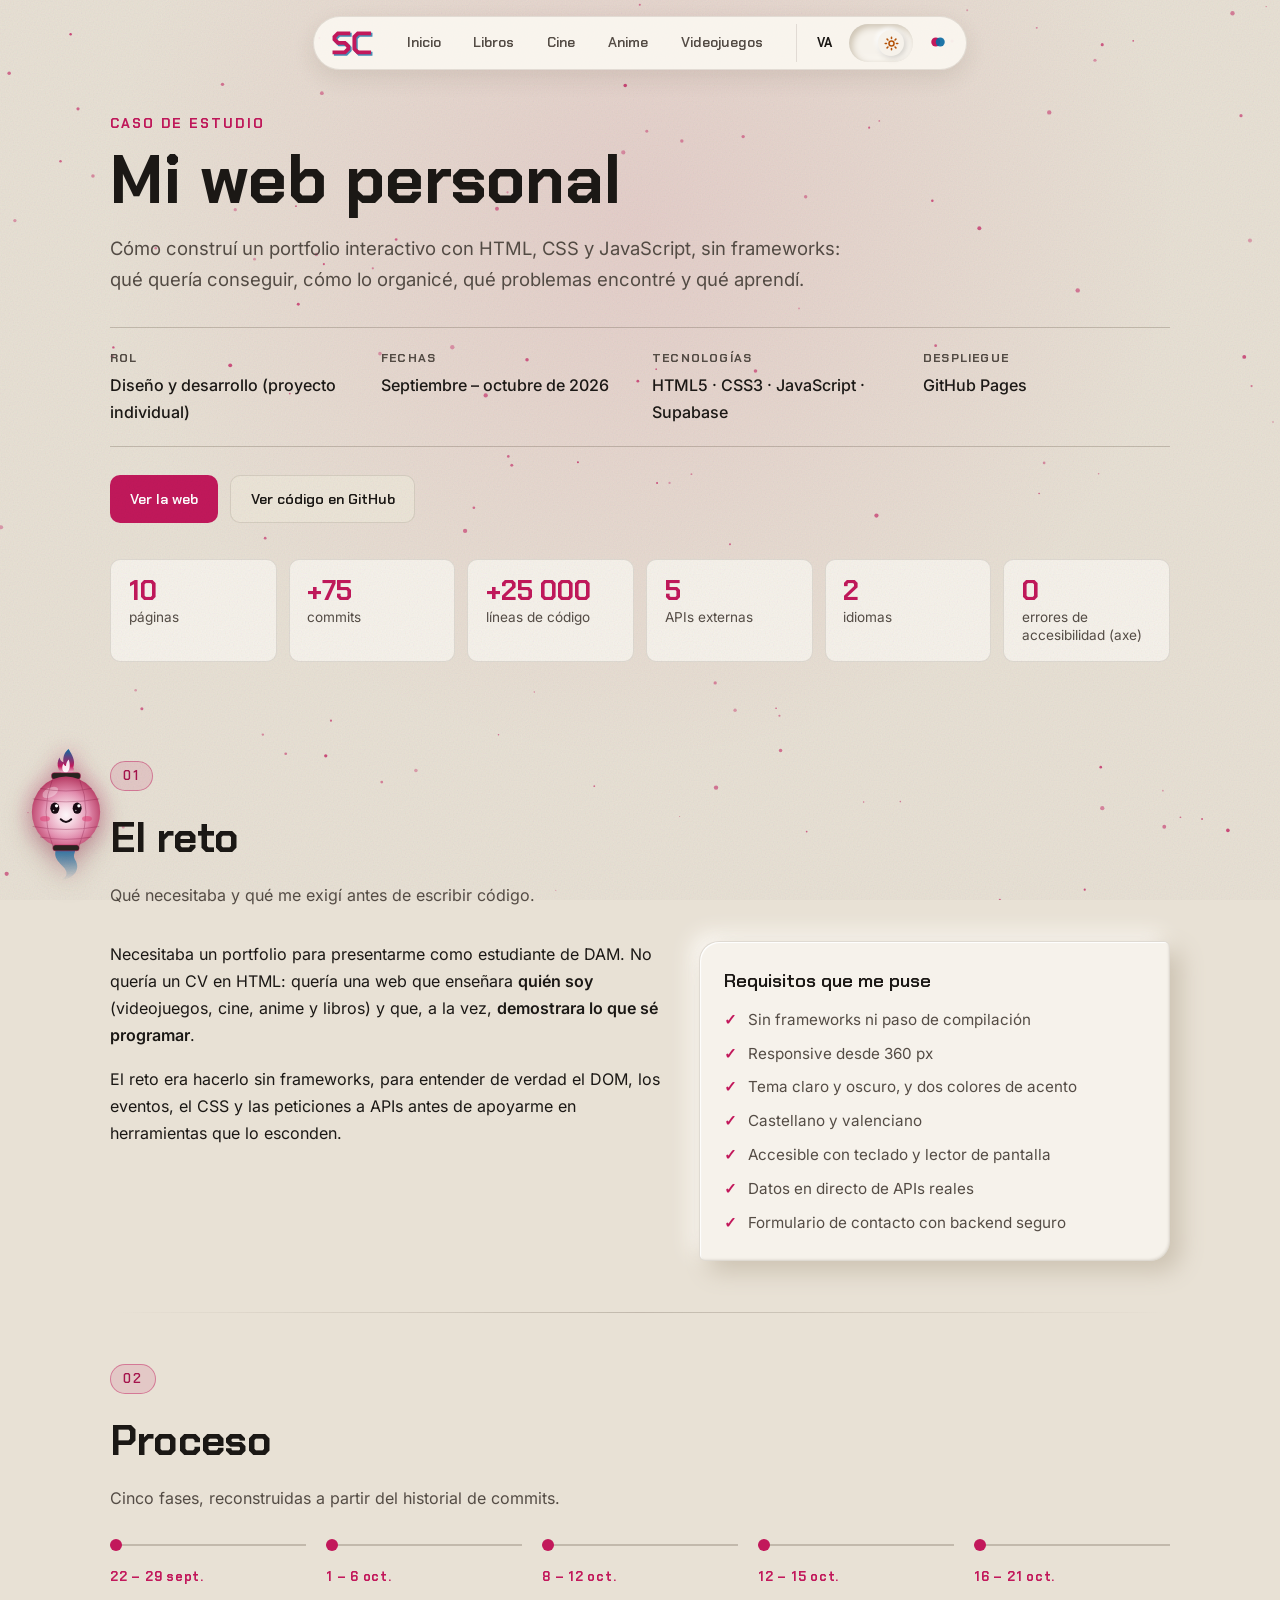
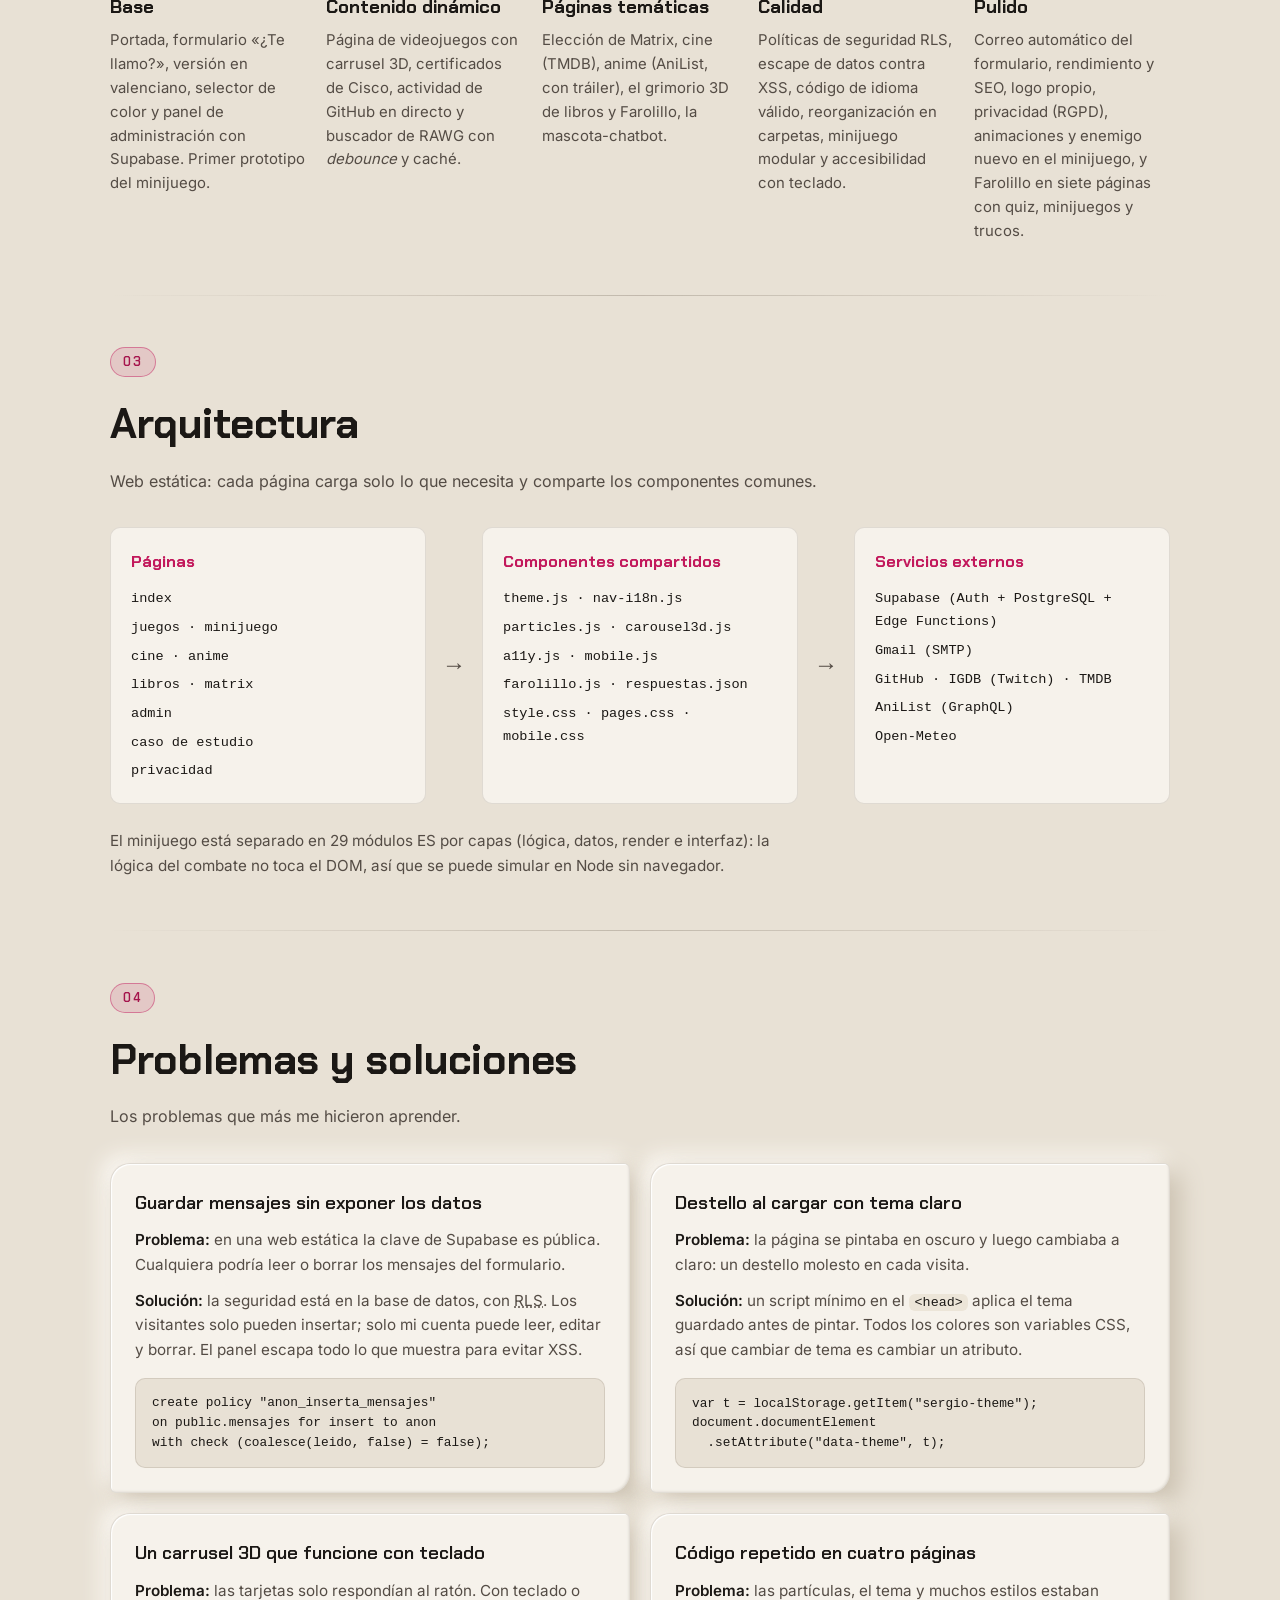
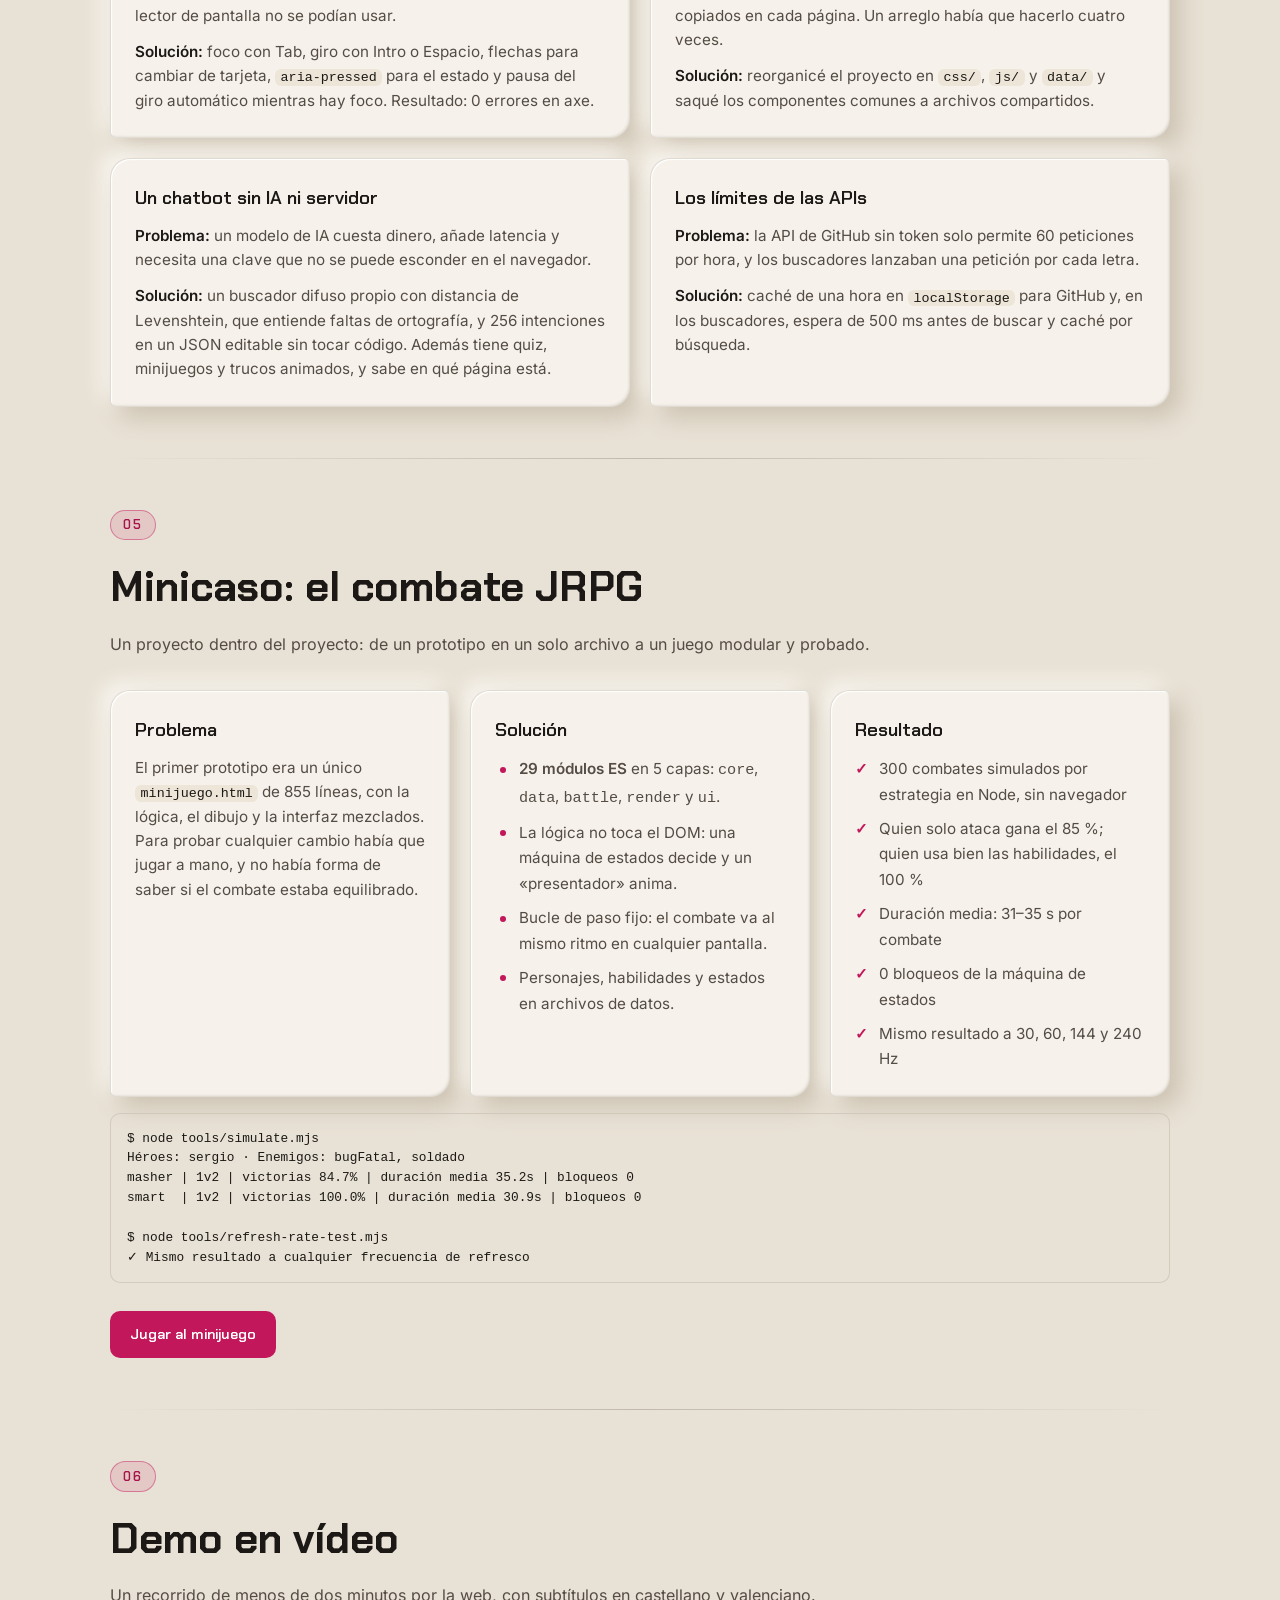
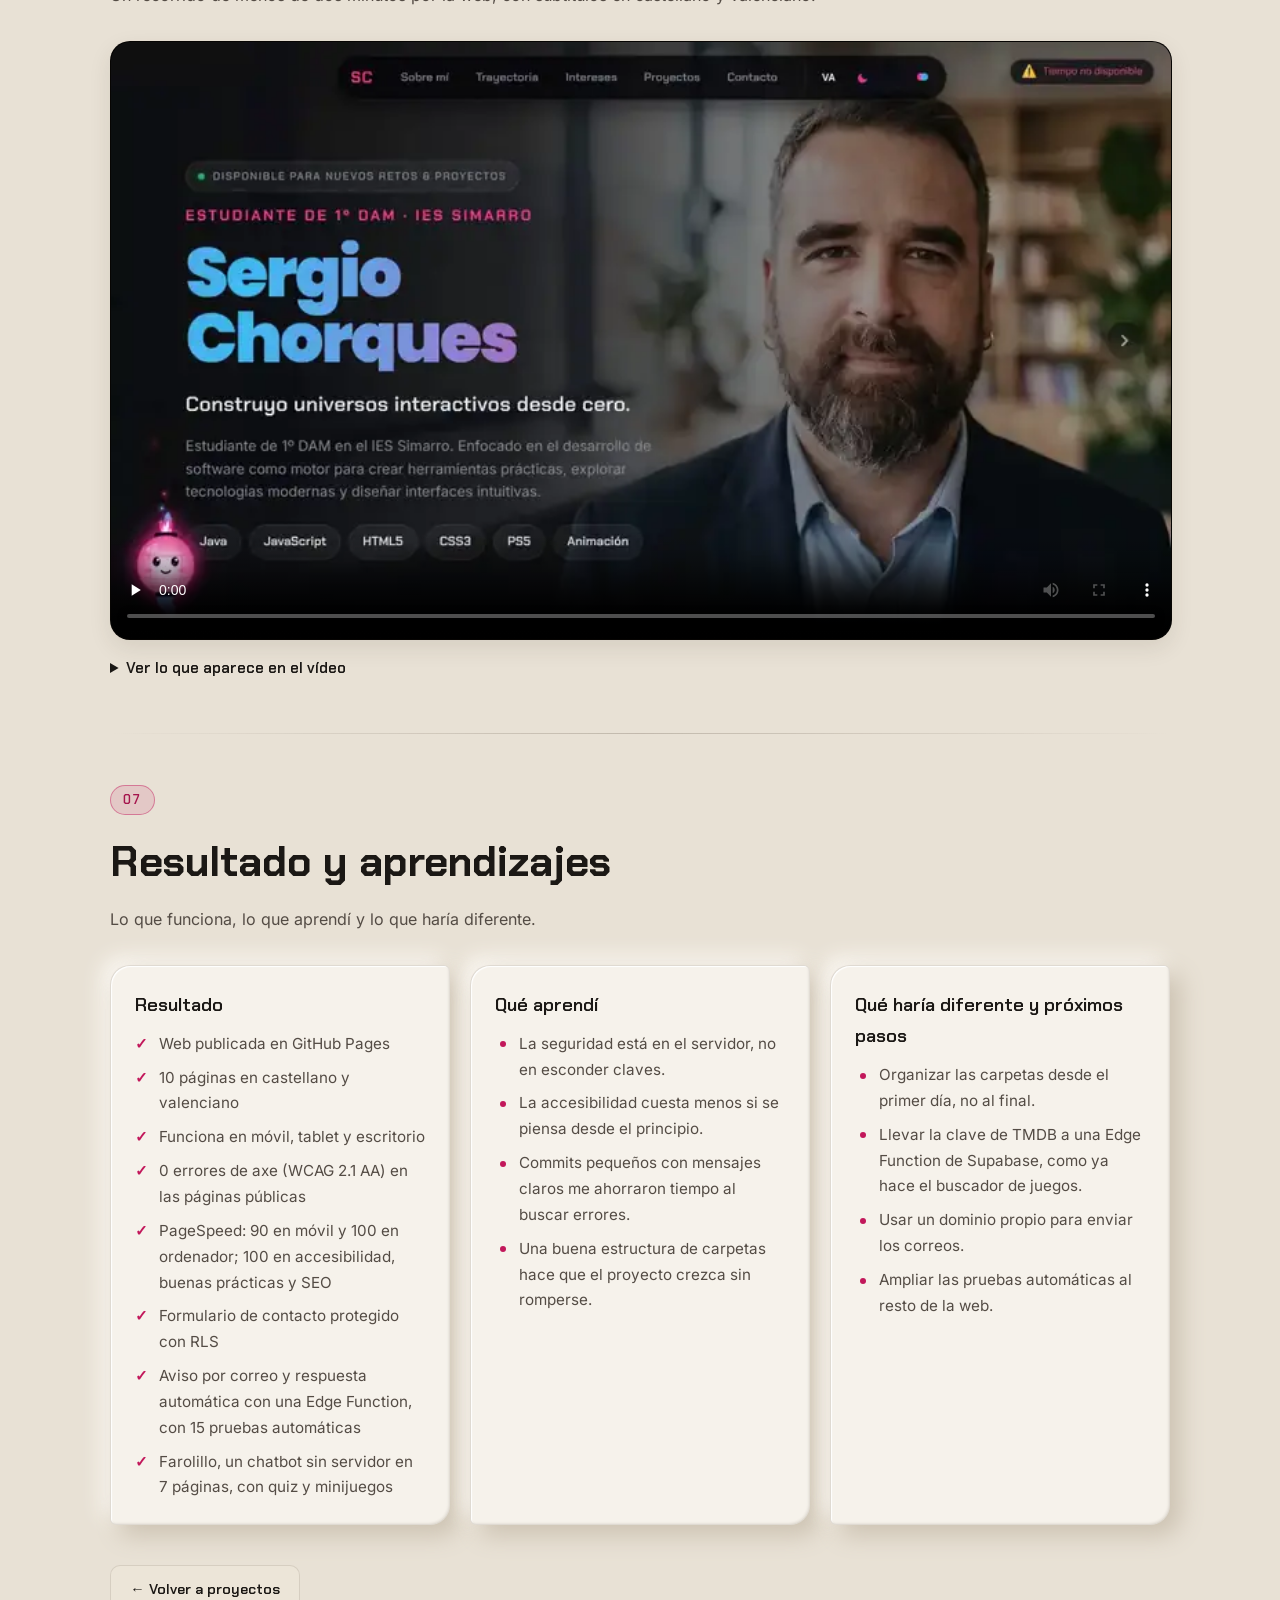
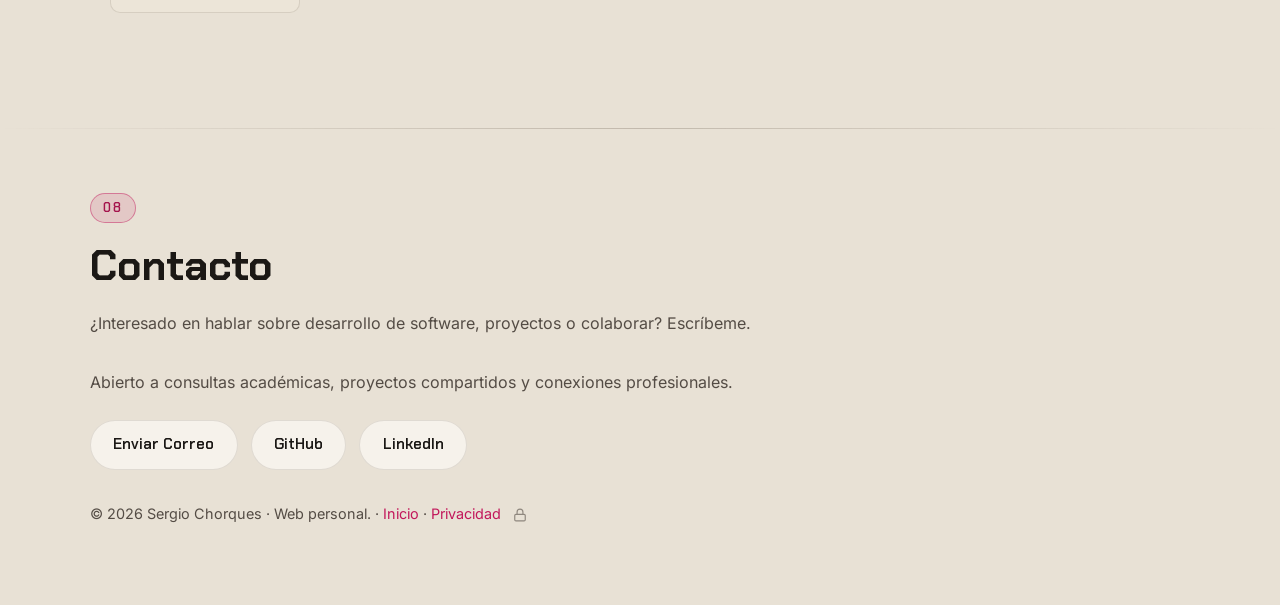
<file: caso-estudio.html>
<!DOCTYPE html>
<html lang="es" data-accent="pink" data-theme="dark">
<head>
  <meta charset="UTF-8" />
  <meta name="viewport" content="width=device-width, initial-scale=1.0" />
  <meta name="theme-color" content="#07070a" />
  <title>Caso de estudio: Mi web personal | Sergio Chorques</title>
  <meta name="description" content="Cómo construí mi portfolio con HTML, CSS y JavaScript sin frameworks: objetivos, proceso, arquitectura, problemas reales, demo en vídeo y lo que aprendí." />
  <meta property="og:type" content="article" />
  <meta property="og:title" content="Caso de estudio: Mi web personal | Sergio Chorques" />
  <meta property="og:description" content="Proceso, decisiones técnicas y aprendizajes de mi portfolio en HTML, CSS y JavaScript vanilla." />
  <meta property="og:url" content="https://sergiochp.github.io/mi-web/caso-estudio.html" />
  <meta property="og:image" content="https://sergiochp.github.io/mi-web/images/og-portada.jpg" />
  <meta property="og:image:width" content="1200" />
  <meta property="og:image:height" content="630" />
  <meta property="og:image:alt" content="Sergio Chorques, estudiante de 1º DAM" />
  <meta property="og:locale" content="es_ES" />
  <meta name="twitter:card" content="summary_large_image" />

  <link rel="icon" href="images/logo.svg" type="image/svg+xml" />

  <!-- Aplica tema/acento guardados ANTES de pintar (evita el parpadeo) -->
  <script>
    (function () {
      var d = document.documentElement;
      d.classList.add("js"); // hay JavaScript: se activan animaciones como .reveal
      try {
        var t = localStorage.getItem("sergio-theme");
        if (t !== "light" && t !== "dark") {
          t = window.matchMedia && matchMedia("(prefers-color-scheme: light)").matches ? "light" : "dark";
        }
        d.setAttribute("data-theme", t);
        var a = localStorage.getItem("sergio-accent");
        if (a === "pink" || a === "blue") d.setAttribute("data-accent", a);
      } catch (e) {}
    })();
  </script>
  <!-- Fuentes de la primera pantalla: se piden ya, sin esperar al CSS (evita saltos al cargar) -->
  <link rel="preload" href="assets/fonts/chakra-petch-latin-700-normal.woff2" as="font" type="font/woff2" crossorigin />
  <link rel="preload" href="assets/fonts/chakra-petch-latin-600-normal.woff2" as="font" type="font/woff2" crossorigin />
  <link rel="preload" href="assets/fonts/inter-latin-400-normal.woff2" as="font" type="font/woff2" crossorigin />
  <link rel="stylesheet" href="css/fonts.css" />
  <link rel="stylesheet" href="css/style.css" />
  <link rel="stylesheet" href="css/theme-light.css" />
  <link rel="stylesheet" href="css/pages.css" />
  <link rel="stylesheet" href="css/caso.css" />
  <link rel="stylesheet" href="css/mobile.css" />
  <link rel="stylesheet" href="css/farolillo.css" />
</head>
<body>
  <a class="skip-link" href="#contenido" data-nav="skip">Saltar al contenido principal</a>

  <canvas id="particles-canvas" aria-hidden="true"></canvas>

  <header class="navbar-wrapper">
    <nav class="navbar" aria-label="Navegación secundaria">
      <a href="index.html" class="nav-logo" aria-label="Volver al inicio"><svg class="logo-sc" viewBox="0 0 48 32" aria-hidden="true" focusable="false"><g class="logo-sc__eco"><path d="M20 5H8L4 9v3l4 4h8l4 4v3l-4 4H4"/><path d="M44 5H31l-4 4v14l4 4h13"/></g><g class="logo-sc__trazo"><path d="M20 5H8L4 9v3l4 4h8l4 4v3l-4 4H4"/><path d="M44 5H31l-4 4v14l4 4h13"/></g></svg></a>

      <div class="nav-links-games">
        <a href="index.html" data-nav="home">Inicio</a>
        <a href="libros.html" data-nav="libros">Libros</a>
        <a href="cine.html" data-nav="cine">Cine</a>
        <a href="anime.html" data-nav="anime">Anime</a>
        <a href="juegos.html" data-nav="juegos">Videojuegos</a>
      </div>

      <div class="controls">
        <button id="langToggle" type="button" aria-label="Canviar idioma a valencià" title="Canviar a valencià" class="lang-btn">
          <span>VA</span>
        </button>

        <button id="themeToggle" type="button" aria-pressed="false" aria-label="Cambiar tema" title="Cambiar tema" class="theme-pill-btn">
          <span class="theme-pill-track">
            <span class="theme-pill-thumb">
              <svg class="icon-moon" viewBox="0 0 24 24" fill="currentColor" aria-hidden="true">
                <path d="M21 12.79A9 9 0 1 1 11.21 3 7 7 0 0 0 21 12.79z"></path>
              </svg>
              <svg class="icon-sun" viewBox="0 0 24 24" fill="none" stroke="currentColor" stroke-width="2.5" stroke-linecap="round" stroke-linejoin="round" aria-hidden="true">
                <circle cx="12" cy="12" r="4"></circle>
                <path d="M12 2v2M12 20v2M4.93 4.93l1.41 1.41M17.66 17.66l1.41 1.41M2 12h2M20 12h2M4.93 19.07l1.41-1.41M17.66 6.34l1.41-1.41"></path>
              </svg>
            </span>
          </span>
        </button>

        <button id="accentToggle" type="button" aria-pressed="false" aria-label="Cambiar tono de acento" title="Cambiar color de acento">
          <svg class="icon-accent" viewBox="0 0 24 24" aria-hidden="true">
            <circle cx="9" cy="12" r="6" fill="var(--pink)"></circle>
            <circle cx="15" cy="12" r="6" fill="var(--blue)" fill-opacity="0.92"></circle>
          </svg>
        </button>
      </div>
    </nav>
  </header>

  <main id="contenido" class="case">
    <!-- ================= CABECERA ================= -->
    <header class="case-hero">
      <p class="case-kicker" data-i18n="kicker">Caso de estudio</p>
      <h1 data-i18n="title">Mi web personal</h1>
      <p class="case-lead" data-i18n="lead">
        Cómo construí un portfolio interactivo con HTML, CSS y JavaScript, sin frameworks:
        qué quería conseguir, cómo lo organicé, qué problemas encontré y qué aprendí.
      </p>

      <dl class="case-meta">
        <div>
          <dt data-i18n="metaRoleT">Rol</dt>
          <dd data-i18n="metaRole">Diseño y desarrollo (proyecto individual)</dd>
        </div>
        <div>
          <dt data-i18n="metaDateT">Fechas</dt>
          <dd data-i18n="metaDate">Septiembre – octubre de 2026</dd>
        </div>
        <div>
          <dt data-i18n="metaStackT">Tecnologías</dt>
          <dd>HTML5 · CSS3 · JavaScript · Supabase</dd>
        </div>
        <div>
          <dt data-i18n="metaDeployT">Despliegue</dt>
          <dd>GitHub Pages</dd>
        </div>
      </dl>

      <div class="case-actions">
        <a class="project-link case-btn--primary" href="index.html" data-i18n="ctaSite">Ver la web</a>
        <a class="project-link" href="https://github.com/SergioCHP/mi-web" target="_blank" rel="noopener noreferrer" data-i18n="ctaCode">Ver código en GitHub</a>
      </div>

      <ul class="case-stats" aria-label="El proyecto en cifras" data-i18n-aria="statsAria">
        <li><strong>10</strong> <span data-i18n="stPages">páginas</span></li>
        <li><strong>+75</strong> <span data-i18n="stCommits">commits</span></li>
        <li><strong>+25 000</strong> <span data-i18n="stLines">líneas de código</span></li>
        <li><strong>5</strong> <span data-i18n="stApis">APIs externas</span></li>
        <li><strong>2</strong> <span data-i18n="stLangs">idiomas</span></li>
        <li><strong>0</strong> <span data-i18n="stAxe">errores de accesibilidad (axe)</span></li>
      </ul>
    </header>

    <!-- ================= 01 RETO ================= -->
    <section class="section reveal" aria-labelledby="reto-title">
      <div class="section-head">
        <h2 id="reto-title" data-i18n="retoTitle">El reto</h2>
        <p data-i18n="retoSub">Qué necesitaba y qué me exigí antes de escribir código.</p>
      </div>

      <div class="case-cols">
        <div class="case-prose" data-i18n="retoText">
          <p>Necesitaba un portfolio para presentarme como estudiante de DAM. No quería un CV en HTML: quería una web que enseñara <strong>quién soy</strong> (videojuegos, cine, anime y libros) y que, a la vez, <strong>demostrara lo que sé programar</strong>.</p>
          <p>El reto era hacerlo sin frameworks, para entender de verdad el DOM, los eventos, el CSS y las peticiones a APIs antes de apoyarme en herramientas que lo esconden.</p>
        </div>

        <article class="card spotlight-card card--static case-req">
          <h3 data-i18n="reqTitle">Requisitos que me puse</h3>
          <ul class="case-checks" data-i18n="reqList">
            <li>Sin frameworks ni paso de compilación</li>
            <li>Responsive desde 360 px</li>
            <li>Tema claro y oscuro, y dos colores de acento</li>
            <li>Castellano y valenciano</li>
            <li>Accesible con teclado y lector de pantalla</li>
            <li>Datos en directo de APIs reales</li>
            <li>Formulario de contacto con backend seguro</li>
          </ul>
        </article>
      </div>
    </section>

    <!-- ================= 02 PROCESO ================= -->
    <section class="section reveal" aria-labelledby="proceso-title">
      <div class="section-head">
        <h2 id="proceso-title" data-i18n="procTitle">Proceso</h2>
        <p data-i18n="procSub">Cinco fases, reconstruidas a partir del historial de commits.</p>
      </div>

      <ol class="case-timeline">
        <li>
          <p class="case-when" data-i18n="ph1When">22 – 29 sept.</p>
          <h3 data-i18n="ph1Title">Base</h3>
          <p data-i18n="ph1Text">Portada, formulario «¿Te llamo?», versión en valenciano, selector de color y panel de administración con Supabase. Primer prototipo del minijuego.</p>
        </li>
        <li>
          <p class="case-when" data-i18n="ph2When">1 – 6 oct.</p>
          <h3 data-i18n="ph2Title">Contenido dinámico</h3>
          <p data-i18n="ph2Text">Página de videojuegos con carrusel 3D, certificados de Cisco, actividad de GitHub en directo y buscador de RAWG con <em>debounce</em> y caché.</p>
        </li>
        <li>
          <p class="case-when" data-i18n="ph3When">8 – 12 oct.</p>
          <h3 data-i18n="ph3Title">Páginas temáticas</h3>
          <p data-i18n="ph3Text">Elección de Matrix, cine (TMDB), anime (AniList, con tráiler), el grimorio 3D de libros y Farolillo, la mascota-chatbot.</p>
        </li>
        <li>
          <p class="case-when" data-i18n="ph4When">12 – 15 oct.</p>
          <h3 data-i18n="ph4Title">Calidad</h3>
          <p data-i18n="ph4Text">Políticas de seguridad RLS, escape de datos contra XSS, código de idioma válido, reorganización en carpetas, minijuego modular y accesibilidad con teclado.</p>
        </li>
        <li>
          <p class="case-when" data-i18n="ph5When">16 – 21 oct.</p>
          <h3 data-i18n="ph5Title">Pulido</h3>
          <p data-i18n="ph5Text">Correo automático del formulario, rendimiento y SEO, logo propio, privacidad (RGPD), animaciones y enemigo nuevo en el minijuego, y Farolillo en siete páginas con quiz, minijuegos y trucos.</p>
        </li>
      </ol>
    </section>

    <!-- ================= 03 ARQUITECTURA ================= -->
    <section class="section reveal" aria-labelledby="arq-title">
      <div class="section-head">
        <h2 id="arq-title" data-i18n="arqTitle">Arquitectura</h2>
        <p data-i18n="arqSub">Web estática: cada página carga solo lo que necesita y comparte los componentes comunes.</p>
      </div>

      <div class="case-arch">
        <div class="case-arch__col">
          <h3 data-i18n="arqPages">Páginas</h3>
          <ul>
            <li>index</li><li>juegos · minijuego</li><li>cine · anime</li><li>libros · matrix</li><li>admin</li><li data-i18n="arqCase">caso de estudio</li><li data-i18n="arqPriv">privacidad</li>
          </ul>
        </div>
        <span class="case-arch__arrow" aria-hidden="true">→</span>
        <div class="case-arch__col">
          <h3 data-i18n="arqShared">Componentes compartidos</h3>
          <ul>
            <li>theme.js · nav-i18n.js</li><li>particles.js · carousel3d.js</li><li>a11y.js · mobile.js</li><li>farolillo.js · respuestas.json</li><li>style.css · pages.css · mobile.css</li>
          </ul>
        </div>
        <span class="case-arch__arrow" aria-hidden="true">→</span>
        <div class="case-arch__col">
          <h3 data-i18n="arqExt">Servicios externos</h3>
          <ul>
            <li>Supabase (Auth + PostgreSQL + Edge Functions)</li><li>Gmail (SMTP)</li><li>GitHub · IGDB (Twitch) · TMDB</li><li>AniList (GraphQL)</li><li>Open-Meteo</li>
          </ul>
        </div>
      </div>

      <p class="case-note" data-i18n="arqNote">El minijuego está separado en 29 módulos ES por capas (lógica, datos, render e interfaz): la lógica del combate no toca el DOM, así que se puede simular en Node sin navegador.</p>
    </section>

    <!-- ================= 04 RETOS ================= -->
    <section class="section reveal" aria-labelledby="retos-title">
      <div class="section-head">
        <h2 id="retos-title" data-i18n="chTitle">Problemas y soluciones</h2>
        <p data-i18n="chSub">Los problemas que más me hicieron aprender.</p>
      </div>

      <div class="case-grid">
        <article class="card spotlight-card card--static case-challenge">
          <h3 data-i18n="c1Title">Guardar mensajes sin exponer los datos</h3>
          <p data-i18n="c1Problem"><strong>Problema:</strong> en una web estática la clave de Supabase es pública. Cualquiera podría leer o borrar los mensajes del formulario.</p>
          <p data-i18n="c1Solution"><strong>Solución:</strong> la seguridad está en la base de datos, con <abbr title="Row Level Security">RLS</abbr>. Los visitantes solo pueden insertar; solo mi cuenta puede leer, editar y borrar. El panel escapa todo lo que muestra para evitar XSS.</p>
          <pre class="case-code"><code>create policy "anon_inserta_mensajes"
on public.mensajes for insert to anon
with check (coalesce(leido, false) = false);</code></pre>
        </article>

        <article class="card spotlight-card card--static case-challenge">
          <h3 data-i18n="c2Title">Destello al cargar con tema claro</h3>
          <p data-i18n="c2Problem"><strong>Problema:</strong> la página se pintaba en oscuro y luego cambiaba a claro: un destello molesto en cada visita.</p>
          <p data-i18n="c2Solution"><strong>Solución:</strong> un script mínimo en el <code>&lt;head&gt;</code> aplica el tema guardado antes de pintar. Todos los colores son variables CSS, así que cambiar de tema es cambiar un atributo.</p>
          <pre class="case-code"><code>var t = localStorage.getItem("sergio-theme");
document.documentElement
  .setAttribute("data-theme", t);</code></pre>
        </article>

        <article class="card spotlight-card card--static case-challenge">
          <h3 data-i18n="c3Title">Un carrusel 3D que funcione con teclado</h3>
          <p data-i18n="c3Problem"><strong>Problema:</strong> las tarjetas solo respondían al ratón. Con teclado o lector de pantalla no se podían usar.</p>
          <p data-i18n="c3Solution"><strong>Solución:</strong> foco con Tab, giro con Intro o Espacio, flechas para cambiar de tarjeta, <code>aria-pressed</code> para el estado y pausa del giro automático mientras hay foco. Resultado: 0 errores en axe.</p>
        </article>

        <article class="card spotlight-card card--static case-challenge">
          <h3 data-i18n="c4Title">Código repetido en cuatro páginas</h3>
          <p data-i18n="c4Problem"><strong>Problema:</strong> las partículas, el tema y muchos estilos estaban copiados en cada página. Un arreglo había que hacerlo cuatro veces.</p>
          <p data-i18n="c4Solution"><strong>Solución:</strong> reorganicé el proyecto en <code>css/</code>, <code>js/</code> y <code>data/</code> y saqué los componentes comunes a archivos compartidos.</p>
        </article>

        <article class="card spotlight-card card--static case-challenge">
          <h3 data-i18n="c5Title">Un chatbot sin IA ni servidor</h3>
          <p data-i18n="c5Problem"><strong>Problema:</strong> un modelo de IA cuesta dinero, añade latencia y necesita una clave que no se puede esconder en el navegador.</p>
          <p data-i18n="c5Solution"><strong>Solución:</strong> un buscador difuso propio con distancia de Levenshtein, que entiende faltas de ortografía, y 256 intenciones en un JSON editable sin tocar código. Además tiene quiz, minijuegos y trucos animados, y sabe en qué página está.</p>
        </article>

        <article class="card spotlight-card card--static case-challenge">
          <h3 data-i18n="c6Title">Los límites de las APIs</h3>
          <p data-i18n="c6Problem"><strong>Problema:</strong> la API de GitHub sin token solo permite 60 peticiones por hora, y los buscadores lanzaban una petición por cada letra.</p>
          <p data-i18n="c6Solution"><strong>Solución:</strong> caché de una hora en <code>localStorage</code> para GitHub y, en los buscadores, espera de 500 ms antes de buscar y caché por búsqueda.</p>
        </article>
      </div>
    </section>

    <!-- ================= 04b MINICASO: MINIJUEGO ================= -->
    <section class="section reveal" id="minijuego" aria-labelledby="mini-title">
      <div class="section-head">
        <h2 id="mini-title" data-i18n="miniTitle">Minicaso: el combate JRPG</h2>
        <p data-i18n="miniSub">Un proyecto dentro del proyecto: de un prototipo en un solo archivo a un juego modular y probado.</p>
      </div>

      <div class="case-grid case-grid--3">
        <article class="card spotlight-card card--static case-challenge">
          <h3 data-i18n="miniProbT">Problema</h3>
          <p data-i18n="miniProb">El primer prototipo era un único <code>minijuego.html</code> de 855 líneas, con la lógica, el dibujo y la interfaz mezclados. Para probar cualquier cambio había que jugar a mano, y no había forma de saber si el combate estaba equilibrado.</p>
        </article>

        <article class="card spotlight-card card--static case-challenge">
          <h3 data-i18n="miniSolT">Solución</h3>
          <ul class="case-list" data-i18n="miniSol">
            <li><strong>29 módulos ES</strong> en 5 capas: <code>core</code>, <code>data</code>, <code>battle</code>, <code>render</code> y <code>ui</code>.</li>
            <li>La lógica no toca el DOM: una máquina de estados decide y un «presentador» anima.</li>
            <li>Bucle de paso fijo: el combate va al mismo ritmo en cualquier pantalla.</li>
            <li>Personajes, habilidades y estados en archivos de datos.</li>
          </ul>
        </article>

        <article class="card spotlight-card card--static case-challenge">
          <h3 data-i18n="miniResT">Resultado</h3>
          <ul class="case-checks" data-i18n="miniRes">
            <li>300 combates simulados por estrategia en Node, sin navegador</li>
            <li>Quien solo ataca gana el 85 %; quien usa bien las habilidades, el 100 %</li>
            <li>Duración media: 31–35 s por combate</li>
            <li>0 bloqueos de la máquina de estados</li>
            <li>Mismo resultado a 30, 60, 144 y 240 Hz</li>
          </ul>
        </article>
      </div>

      <pre class="case-code"><code>$ node tools/simulate.mjs
Héroes: sergio · Enemigos: bugFatal, soldado
masher | 1v2 | victorias 84.7% | duración media 35.2s | bloqueos 0
smart  | 1v2 | victorias 100.0% | duración media 30.9s | bloqueos 0

$ node tools/refresh-rate-test.mjs
✓ Mismo resultado a cualquier frecuencia de refresco</code></pre>

      <div class="case-actions">
        <a class="project-link case-btn--primary" href="minijuego.html" data-i18n="miniPlay">Jugar al minijuego</a>
      </div>
    </section>

    <!-- ================= 05 DEMO ================= -->
    <section class="section reveal" aria-labelledby="demo-title">
      <div class="section-head">
        <h2 id="demo-title" data-i18n="demoTitle">Demo en vídeo</h2>
        <p data-i18n="demoSub">Un recorrido de menos de dos minutos por la web, con subtítulos en castellano y valenciano.</p>
      </div>

      <figure class="case-video">
        <video controls preload="none" playsinline width="1280" height="720" poster="images/demo-poster.webp" aria-describedby="demoTranscriptTitle">
          <source src="assets/video/demo.mp4" type="video/mp4" />
          <track kind="captions" src="assets/video/demo-es.vtt" srclang="es" label="Castellano" default />
          <track kind="captions" src="assets/video/demo-va.vtt" srclang="ca" label="Valencià" />
          <a href="assets/video/demo.mp4" data-i18n="demoFallback">Descargar el vídeo</a>
        </video>
        <figcaption>
          <details class="case-transcript">
            <summary id="demoTranscriptTitle" data-i18n="demoTranscriptT">Ver lo que aparece en el vídeo</summary>
            <ol data-i18n="demoTranscript">
              <li>Portada con el hero rotativo y la presentación.</li>
              <li>Cambio a tema claro, color azul y valenciano.</li>
              <li>Proyectos filtrables y visor de certificados.</li>
              <li>Farolillo, la mascota-chatbot, respondiendo preguntas.</li>
              <li>Carrusel 3D de videojuegos manejado con el teclado.</li>
              <li>Elección de Matrix y página de anime con la tarjeta giratoria.</li>
              <li>El grimorio 3D de libros pasando páginas.</li>
              <li>Combate del minijuego JRPG.</li>
              <li>Versión móvil de la portada y de este caso de estudio.</li>
            </ol>
          </details>
        </figcaption>
      </figure>
    </section>

    <!-- ================= 06 RESULTADO ================= -->
    <section class="section reveal" aria-labelledby="res-title">
      <div class="section-head">
        <h2 id="res-title" data-i18n="resTitle">Resultado y aprendizajes</h2>
        <p data-i18n="resSub">Lo que funciona, lo que aprendí y lo que haría diferente.</p>
      </div>

      <div class="case-grid case-grid--3">
        <article class="card spotlight-card card--static">
          <h3 data-i18n="resOkT">Resultado</h3>
          <ul class="case-checks" data-i18n="resOk">
            <li>Web publicada en GitHub Pages</li>
            <li>10 páginas en castellano y valenciano</li>
            <li>Funciona en móvil, tablet y escritorio</li>
            <li>0 errores de axe (WCAG 2.1 AA) en las páginas públicas</li>
            <li>PageSpeed: 90 en móvil y 100 en ordenador; 100 en accesibilidad, buenas prácticas y SEO</li>
            <li>Formulario de contacto protegido con RLS</li>
            <li>Aviso por correo y respuesta automática con una Edge Function, con 15 pruebas automáticas</li>
            <li>Farolillo, un chatbot sin servidor en 7 páginas, con quiz y minijuegos</li>
          </ul>
        </article>

        <article class="card spotlight-card card--static">
          <h3 data-i18n="resLearnT">Qué aprendí</h3>
          <ul class="case-list" data-i18n="resLearn">
            <li>La seguridad está en el servidor, no en esconder claves.</li>
            <li>La accesibilidad cuesta menos si se piensa desde el principio.</li>
            <li>Commits pequeños con mensajes claros me ahorraron tiempo al buscar errores.</li>
            <li>Una buena estructura de carpetas hace que el proyecto crezca sin romperse.</li>
          </ul>
        </article>

        <article class="card spotlight-card card--static">
          <h3 data-i18n="resNextT">Qué haría diferente y próximos pasos</h3>
          <ul class="case-list" data-i18n="resNext">
            <li>Organizar las carpetas desde el primer día, no al final.</li>
            <li>Llevar la clave de TMDB a una Edge Function de Supabase, como ya hace el buscador de juegos.</li>
            <li>Usar un dominio propio para enviar los correos.</li>
            <li>Ampliar las pruebas automáticas al resto de la web.</li>
          </ul>
        </article>
      </div>

      <p class="case-back">
        <a class="project-link" href="index.html#proyectos" data-i18n="backProjects">← Volver a proyectos</a>
      </p>
    </section>
  </main>

  <footer class="section" aria-labelledby="contacto-title">
    <div class="footer-inner">
      <div class="section-head">
        <h2 id="contacto-title" data-i18n="contactTitle">Contacto</h2>
        <p data-i18n="contactDesc">¿Interesado en hablar sobre desarrollo de software, proyectos o colaborar? Escríbeme.</p>
      </div>

      <address class="contact-address" data-i18n="contactAddress">
        Abierto a consultas académicas, proyectos compartidos y conexiones profesionales.
      </address>

      <ul class="contact-links">
        <li><a href="mailto:serchoper@alu.edu.gva.es" data-i18n="contactSend">Enviar Correo</a></li>
        <li><a href="https://github.com/SergioCHP" target="_blank" rel="noopener noreferrer">GitHub</a></li>
        <li><a href="https://www.linkedin.com/in/Sergio-Chorques" target="_blank" rel="noopener noreferrer">LinkedIn</a></li>
      </ul>

      <p class="copy">
        © 2026 Sergio Chorques · <span data-i18n="copyWeb">Web personal.</span> ·
        <a href="index.html" class="copy__link" data-nav="home">Inicio</a> ·
        <a href="privacidad.html" class="copy__privacy" data-nav="privacidad">Privacidad</a>
        <a href="admin.html" class="admin-link" aria-label="Acceso al panel de administración" title="Admin">
          <svg viewBox="0 0 24 24" width="14" height="14" fill="none" stroke="currentColor" stroke-width="2" stroke-linecap="round" stroke-linejoin="round" aria-hidden="true">
            <rect x="3" y="11" width="18" height="11" rx="2" ry="2"></rect>
            <path d="M7 11V7a5 5 0 0 1 10 0v4"></path>
          </svg>
        </a>
      </p>
    </div>
  </footer>

  <script src="js/page-i18n.js"></script>
  <script src="js/caso.js"></script>
  <script src="js/particles.js"></script>
  <script src="js/theme.js"></script>
  <script src="js/nav-i18n.js"></script>
  <script src="js/mobile.js"></script>
    <script type="module">
      import { initFarolillo } from './js/farolillo.js';
      // Farolillo no es imprescindible para ver la página: se crea cuando el
      // navegador queda libre tras la carga (mejora el tiempo de bloqueo).
      const iniciar = () => initFarolillo();
      const cuandoLibre = () =>
        "requestIdleCallback" in window ? requestIdleCallback(iniciar, { timeout: 2500 }) : setTimeout(iniciar, 800);
      if (document.readyState === "complete") cuandoLibre();
      else window.addEventListener("load", cuandoLibre, { once: true });
    </script>
</body>
</html>
</file>
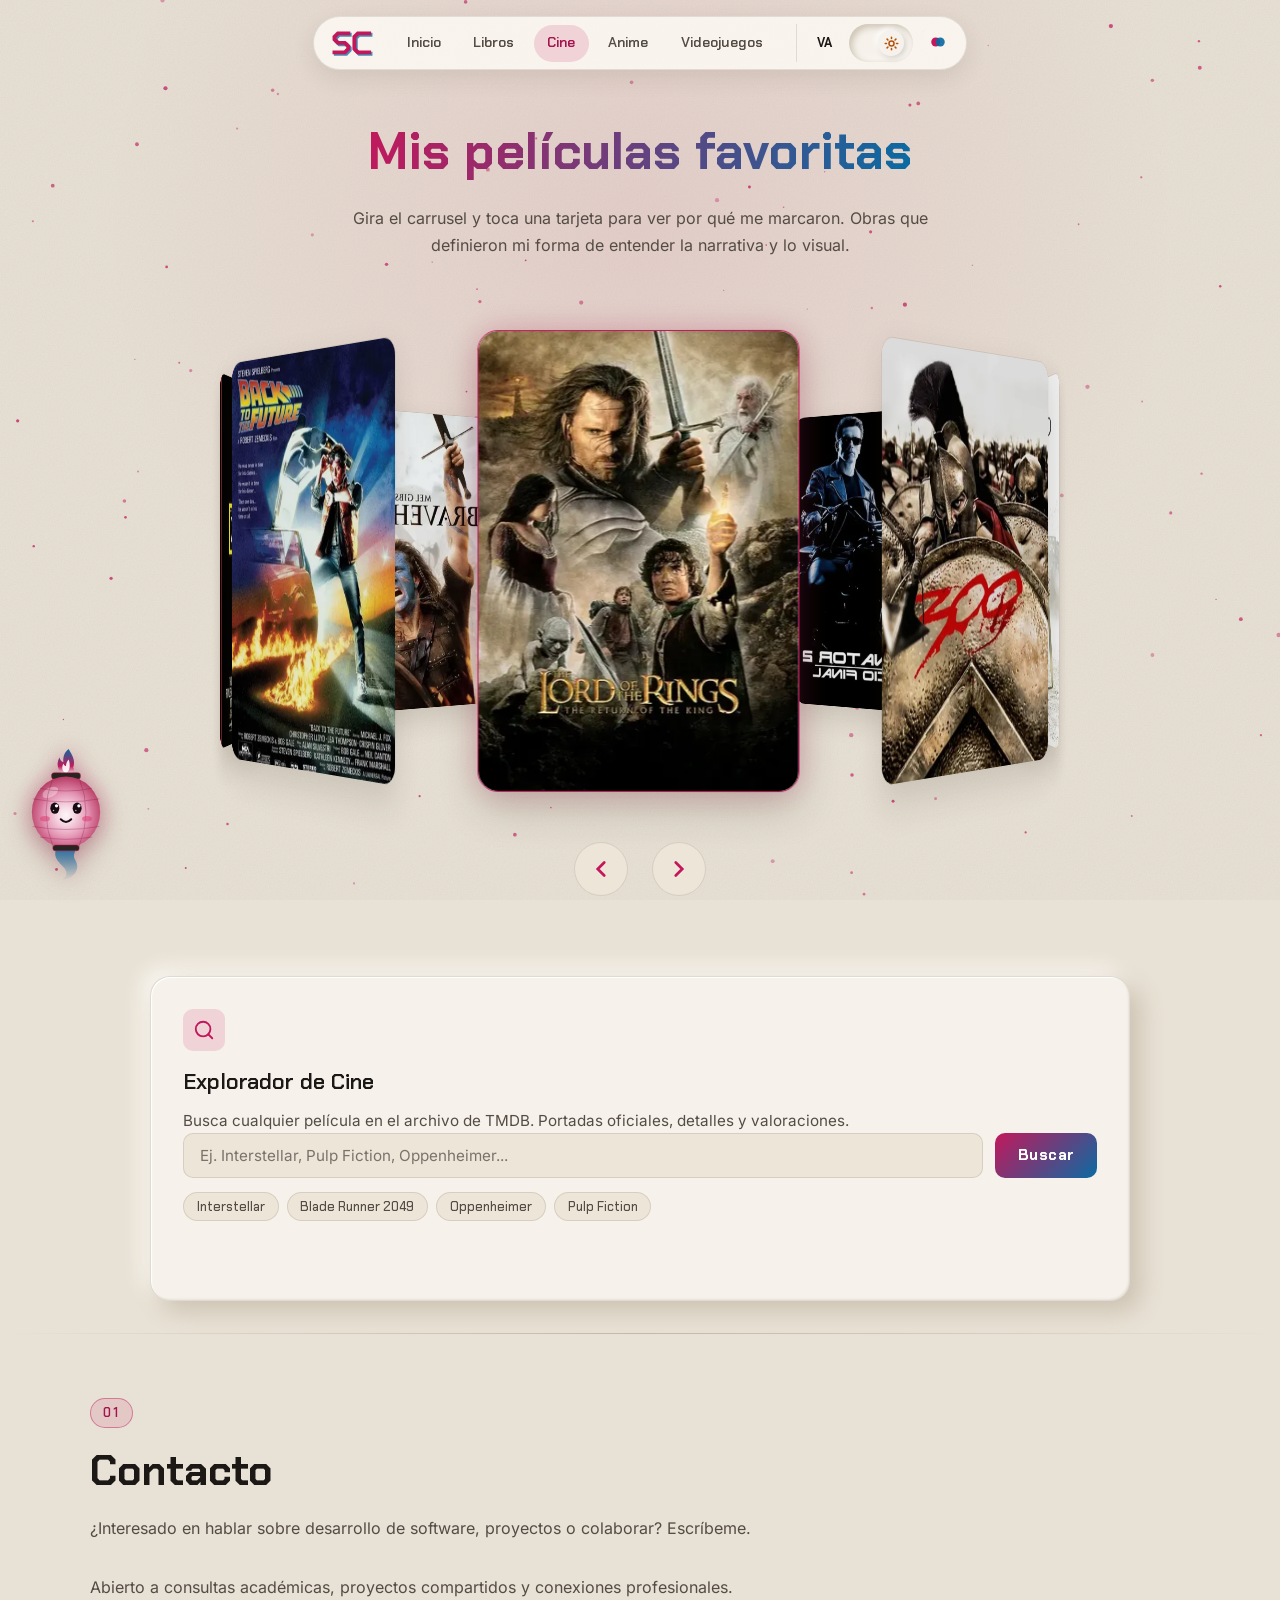
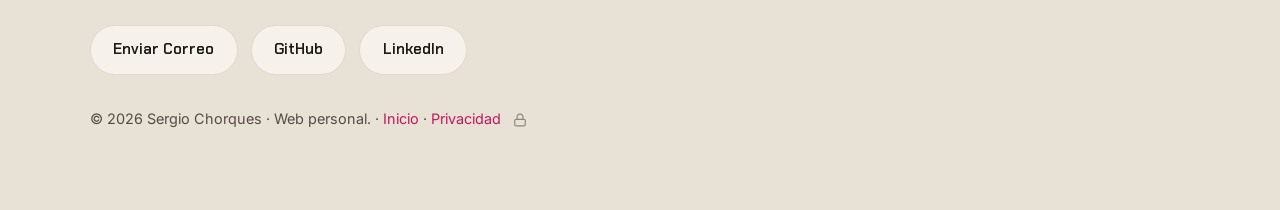
<file: cine.html>
<!DOCTYPE html>
<html lang="es" data-accent="pink" data-theme="dark">
<head>
  <meta charset="UTF-8" />
  <meta name="viewport" content="width=device-width, initial-scale=1.0" />
  <meta name="theme-color" content="#07070a" />
  <title>Mis Películas Favoritas | Sergio Chorques</title>
  <meta name="description" content="Carrusel 3D con las películas que más me han marcado y explorador de cine con datos de TMDB. Portfolio de Sergio Chorques, estudiante de 1º DAM." />
  <meta property="og:type" content="website" />
  <meta property="og:title" content="Mis Películas Favoritas | Sergio Chorques" />
  <meta property="og:description" content="Carrusel 3D con las películas que más me han marcado y explorador de cine con datos de TMDB. Portfolio de Sergio Chorques, estudiante de 1º DAM." />
  <meta property="og:url" content="https://sergiochp.github.io/mi-web/cine.html" />
  <meta property="og:image" content="https://sergiochp.github.io/mi-web/images/og-portada.jpg" />
  <meta property="og:image:width" content="1200" />
  <meta property="og:image:height" content="630" />
  <meta property="og:image:alt" content="Sergio Chorques, estudiante de 1º DAM" />
  <meta property="og:locale" content="es_ES" />
  <meta name="twitter:card" content="summary_large_image" />

  <!-- Favicon SVG -->
  <link rel="icon" href="images/logo.svg" type="image/svg+xml" />

  <!-- Aplica tema/acento guardados ANTES de pintar: evita el parpadeo oscuro→claro
     y hace que cine/anime respeten también la preferencia del sistema -->
  <script>
    (function () {
      var d = document.documentElement;
      d.classList.add("js"); // hay JavaScript: se activan animaciones como .reveal
      try {
        var t = localStorage.getItem("sergio-theme");
        if (t !== "light" && t !== "dark") {
          t = window.matchMedia && matchMedia("(prefers-color-scheme: light)").matches ? "light" : "dark";
        }
        d.setAttribute("data-theme", t);
        var a = localStorage.getItem("sergio-accent");
        if (a === "pink" || a === "blue") d.setAttribute("data-accent", a);
      } catch (e) {}
    })();
  </script>
  <!-- Fuentes de la primera pantalla: se piden ya, sin esperar al CSS (evita saltos al cargar) -->
  <link rel="preload" href="assets/fonts/chakra-petch-latin-700-normal.woff2" as="font" type="font/woff2" crossorigin />
  <link rel="preload" href="assets/fonts/chakra-petch-latin-600-normal.woff2" as="font" type="font/woff2" crossorigin />
  <link rel="preload" href="assets/fonts/inter-latin-400-normal.woff2" as="font" type="font/woff2" crossorigin />
  <link rel="stylesheet" href="css/fonts.css" />
  <link rel="stylesheet" href="css/style.css" />
  <link rel="stylesheet" href="css/theme-light.css" />
  <link rel="stylesheet" href="css/pages.css" />
  <link rel="stylesheet" href="css/carousel.css" />
  <link rel="stylesheet" href="css/mobile.css" />
  <link rel="stylesheet" href="css/farolillo.css" />
</head>
<body>
  <a class="skip-link" href="#contenido" data-nav="skip">Saltar al contenido principal</a>

  <!-- Lienzo de partículas -->
  <canvas id="particles-canvas" aria-hidden="true"></canvas>

    <header class="navbar-wrapper">
    <nav class="navbar" aria-label="Navegación secundaria">
      <a href="index.html" class="nav-logo" aria-label="Volver al inicio"><svg class="logo-sc" viewBox="0 0 48 32" aria-hidden="true" focusable="false"><g class="logo-sc__eco"><path d="M20 5H8L4 9v3l4 4h8l4 4v3l-4 4H4"/><path d="M44 5H31l-4 4v14l4 4h13"/></g><g class="logo-sc__trazo"><path d="M20 5H8L4 9v3l4 4h8l4 4v3l-4 4H4"/><path d="M44 5H31l-4 4v14l4 4h13"/></g></svg></a>

      <!-- Enlaces con id o atributos para traducción -->
      <div class="nav-links-games">
        <a href="index.html" id="navHome" data-nav="home">Inicio</a>
        <a href="libros.html" data-nav="libros">Libros</a>
        <a href="cine.html" data-nav="cine" aria-current="page">Cine</a>
        <a href="anime.html" data-nav="anime">Anime</a>
        <a href="juegos.html" data-nav="juegos">Videojuegos</a>
      </div>
      
      <!-- Controles de Idioma, Tema y Acento -->
      <div class="controls">
        <!-- Botón Idioma -->
        <button
          id="langToggle"
          type="button"
          aria-label="Canviar idioma a valencià"
          title="Canviar a valencià"
          class="lang-btn"
        >
          <span>VA</span>
        </button>

        <!-- Botón Modo Claro / Oscuro -->
        <button
          id="themeToggle"
          type="button"
          aria-pressed="false"
          aria-label="Cambiar tema"
          title="Cambiar tema"
          class="theme-pill-btn"
        >
          <span class="theme-pill-track">
            <span class="theme-pill-thumb">
              <!-- Icono Modo Oscuro: Luna -->
              <svg class="icon-moon" viewBox="0 0 24 24" fill="currentColor" aria-hidden="true">
                <path d="M21 12.79A9 9 0 1 1 11.21 3 7 7 0 0 0 21 12.79z"></path>
              </svg>
              <!-- Icono Modo Claro: Sol -->
              <svg class="icon-sun" viewBox="0 0 24 24" fill="none" stroke="currentColor" stroke-width="2.5" stroke-linecap="round" stroke-linejoin="round" aria-hidden="true">
                <circle cx="12" cy="12" r="4"></circle>
                <path d="M12 2v2M12 20v2M4.93 4.93l1.41 1.41M17.66 17.66l1.41 1.41M2 12h2M20 12h2M4.93 19.07l1.41-1.41M17.66 6.34l1.41-1.41"></path>
              </svg>
            </span>
          </span>
        </button>

        <!-- Botón Color de Acento (Rosa / Azul) -->
        <button
          id="accentToggle"
          type="button"
          aria-pressed="false"
          aria-label="Cambiar tono de acento"
          title="Cambiar color de acento"
        >
          <svg class="icon-accent" viewBox="0 0 24 24" aria-hidden="true">
            <circle cx="9" cy="12" r="6" fill="var(--pink)"></circle>
            <circle cx="15" cy="12" r="6" fill="var(--blue)" fill-opacity="0.92"></circle>
          </svg>
        </button>
      </div>
    </nav>
  </header>

  <main class="page-main" id="contenido">
    <section class="games-header">
      <h1>Mis películas favoritas</h1>
      <p>Gira el carrusel y toca una tarjeta para ver por qué me marcaron. Obras que definieron mi forma de entender la narrativa y lo visual.</p>
    </section>

    <!-- ESCENA 3D -->
    <div class="scene">
      <div class="carousel" id="carousel">
        
        <!-- Tarjeta 1: El señor de los anillos -->
        <div class="carousel-card active" data-index="0">
        <div class="card-inner">
            <div class="card-front">
            <img src="images/cine1.webp" srcset="images/cine1-360.webp 360w, images/cine1.webp 480w" sizes="(max-width: 768px) 200px, 320px" alt="El señor de los anillos" onerror="this.style.backgroundColor='#1f3d2b'" />
            </div>
            <div class="card-back">
            <div class="card-back-content">
                <span class="game-platform">Cine · Fantasía épica</span>
                <h2>El señor de los anillos</h2>
                <p class="game-desc">La cúspide absoluta del séptimo arte. Jackson no adaptó un libro: forjó una leyenda viva a base de barro, acero, la carga inmortal de los Rohirrim y la banda sonora de Howard Shore. Un viaje colosal donde hasta el detalle más pequeño pesa y la épica no es artificio, es pura alma.</p>
                <div class="flip-hint">
                <svg viewBox="0 0 24 24" width="14" height="14" fill="none" stroke="currentColor" stroke-width="2" aria-hidden="true"><polyline points="1 4 1 10 7 10"></polyline><path d="M3.51 15a9 9 0 1 0 2.13-9.36L1 10"></path></svg>
                Voltear
                </div>
            </div>
            </div>
        </div>
        </div>

        <!-- Tarjeta 2: 300 -->
        <div class="carousel-card" data-index="1">
        <div class="card-inner">
            <div class="card-front">
            <img src="images/cine2.webp" srcset="images/cine2-360.webp 360w, images/cine2.webp 480w" sizes="(max-width: 768px) 200px, 320px" loading="lazy" decoding="async" alt="300" onerror="this.style.backgroundColor='#7a2a05'" />
            </div>
            <div class="card-back">
            <div class="card-back-content">
                <span class="game-platform">Cine · Acción épica</span>
                <h2>300</h2>
                <p class="game-desc">Pura viñeta en movimiento: Snyder convierte el cómic de Miller en un festival de slow motion, sangre dorada y siluetas. No la veo por el rigor histórico, sino por lo que me enseñó de composición y ritmo. "¡This is Sparta!" sigue siendo mi ejemplo de que un plano bien coreografiado vale más que mil líneas de diálogo.</p>
                <div class="flip-hint">
                <svg viewBox="0 0 24 24" width="14" height="14" fill="none" stroke="currentColor" stroke-width="2" aria-hidden="true"><polyline points="1 4 1 10 7 10"></polyline><path d="M3.51 15a9 9 0 1 0 2.13-9.36L1 10"></path></svg>
                Voltear
                </div>
            </div>
            </div>
        </div>
        </div>

        <!-- Tarjeta 3: Gladiator -->
        <div class="carousel-card" data-index="2">
        <div class="card-inner">
            <div class="card-front">
            <img src="images/cine3.webp" srcset="images/cine3-360.webp 360w, images/cine3.webp 480w" sizes="(max-width: 768px) 200px, 320px" loading="lazy" decoding="async" alt="Gladiator" onerror="this.style.backgroundColor='#6b4a2b'" />
            </div>
            <div class="card-back">
            <div class="card-back-content">
                <span class="game-platform">Cine · Drama histórico / Épico</span>
                <h2>Gladiator</h2>
                <p class="game-desc">Ridley Scott rodó Roma como un óleo y le puso encima una venganza de familia. Maximus lo pierde todo menos la dignidad, y ese "lo que hacemos en vida resuena en la eternidad" me sirve de vara para casi todo. Crowe camina por la arena como si cargara un imperio entero encima.</p>
                <div class="flip-hint">
                <svg viewBox="0 0 24 24" width="14" height="14" fill="none" stroke="currentColor" stroke-width="2" aria-hidden="true"><polyline points="1 4 1 10 7 10"></polyline><path d="M3.51 15a9 9 0 1 0 2.13-9.36L1 10"></path></svg>
                Voltear
                </div>
            </div>
            </div>
        </div>
        </div>

        <!-- Tarjeta 4: Terminator 2 -->
        <div class="carousel-card" data-index="3">
        <div class="card-inner">
            <div class="card-front">
            <img src="images/cine4.webp" srcset="images/cine4-360.webp 360w, images/cine4.webp 480w" sizes="(max-width: 768px) 200px, 320px" loading="lazy" decoding="async" alt="Terminator 2" onerror="this.style.backgroundColor='#243447'" />
            </div>
            <div class="card-back">
            <div class="card-back-content">
                <span class="game-platform">Cine · Acción / Ciencia ficción</span>
                <h2>Terminator 2</h2>
                <p class="game-desc">Cameron hizo lo imposible: convertir al asesino de la primera en el personaje más humano de la saga. Ver a un T-800 aprender a no matar, con el dilema de Skynet de fondo, me persigue como futuro programador. El pulgar en alto al final sigue valiendo más que cualquier discurso.</p>
                <div class="flip-hint">
                <svg viewBox="0 0 24 24" width="14" height="14" fill="none" stroke="currentColor" stroke-width="2" aria-hidden="true"><polyline points="1 4 1 10 7 10"></polyline><path d="M3.51 15a9 9 0 1 0 2.13-9.36L1 10"></path></svg>
                Voltear
                </div>
            </div>
            </div>
        </div>
        </div>

        <!-- Tarjeta 5: Matrix -->
        <div class="carousel-card" data-index="4">
        <div class="card-inner">
            <div class="card-front">
            <img src="images/cine5.webp" srcset="images/cine5-360.webp 360w, images/cine5.webp 480w" sizes="(max-width: 768px) 200px, 320px" loading="lazy" decoding="async" alt="Matrix" onerror="this.style.backgroundColor='#0d3d2a'" />
            </div>
            <div class="card-back">
            <div class="card-back-content">
                <span class="game-platform">Cine · Ciencia ficción</span>
                <h2>Matrix</h2>
                <p class="game-desc">Las hermanas Wachowski proponen que la realidad puede ser una interfaz y lo sostienen con una coreografía de acción inédita hasta entonces. Más que ciencia ficción, es una reflexión sobre la libertad, la percepción y el precio de saber. Sigue siendo la referencia cuando alguien pregunta qué es real.</p>
                <div class="flip-hint">
                <svg viewBox="0 0 24 24" width="14" height="14" fill="none" stroke="currentColor" stroke-width="2" aria-hidden="true"><polyline points="1 4 1 10 7 10"></polyline><path d="M3.51 15a9 9 0 1 0 2.13-9.36L1 10"></path></svg>
                Voltear
                </div>
            </div>
            </div>
        </div>
        </div>

        <!-- Tarjeta 6: Braveheart -->
        <div class="carousel-card" data-index="5">
          <div class="card-inner">
            <div class="card-front">
              <img src="images/cine6.webp" srcset="images/cine6-360.webp 360w, images/cine6.webp 480w" sizes="(max-width: 768px) 200px, 320px" loading="lazy" decoding="async" alt="Braveheart" onerror="this.style.backgroundColor='#1c2a38'" />
            </div>
            <div class="card-back">
              <div class="card-back-content">
                <span class="game-platform">Cine · Drama histórico / Épico</span>
                <h2>Braveheart</h2>
                <p class="game-desc">Barro, gaitas y un discurso a caballo que eriza la piel cada vez que suena. Gibson convirtió la leyenda de William Wallace en el estándar definitivo de la épica visceral: batallas crudas sin artificios digitales y una pasión desmedida por la libertad que trasciende la pantalla.</p>
                <div class="flip-hint">
                  <svg viewBox="0 0 24 24" width="14" height="14" fill="none" stroke="currentColor" stroke-width="2" aria-hidden="true"><polyline points="1 4 1 10 7 10"></polyline><path d="M3.51 15a9 9 0 1 0 2.13-9.36L1 10"></path></svg>
                  Voltear
                </div>
              </div>
            </div>
          </div>
        </div>

        <!-- Tarjeta 7: Jurassic Park -->
        <div class="carousel-card" data-index="6">
          <div class="card-inner">
            <div class="card-front">
              <img src="images/cine7.webp" srcset="images/cine7-360.webp 360w, images/cine7.webp 480w" sizes="(max-width: 768px) 200px, 320px" loading="lazy" decoding="async" alt="Jurassic Park" onerror="this.style.backgroundColor='#4a2d0d'" />
            </div>
            <div class="card-back">
              <div class="card-back-content">
                <span class="game-platform">Cine · Aventura / Ciencia ficción</span>
                <h2>Jurassic Park</h2>
                <p class="game-desc">La ambición genética desafía a la naturaleza en una isla remota donde la vida se abre camino. Spielberg redefinió el asombro cinematográfico y los efectos visuales para siempre.</p>
                <div class="flip-hint">
                  <svg viewBox="0 0 24 24" width="14" height="14" fill="none" stroke="currentColor" stroke-width="2" aria-hidden="true"><polyline points="1 4 1 10 7 10"></polyline><path d="M3.51 15a9 9 0 1 0 2.13-9.36L1 10"></path></svg>
                  Voltear
                </div>
              </div>
            </div>
          </div>
        </div>

        <!-- Tarjeta 8: Regreso al futuro -->
        <div class="carousel-card" data-index="7">
          <div class="card-inner">
            <div class="card-front">
              <img src="images/cine8.webp" srcset="images/cine8-360.webp 360w, images/cine8.webp 465w" sizes="(max-width: 768px) 200px, 320px" loading="lazy" decoding="async" alt="Regreso al futuro" onerror="this.style.backgroundColor='#1a2b4c'" />
            </div>
            <div class="card-back">
              <div class="card-back-content">
                <span class="game-platform">Ciencia ficción · Aventura · Comedia</span>
                <h2>Regreso al futuro</h2>
                <p class="game-desc">Un DeLorean a 88 mph, condensadores de fluzo y la paradoja de salvar tu propia existencia antes de que se agote el tiempo. Zemeckis y Gale construyeron una clase magistral de causa y efecto: cada frase del primer acto detona en el clímax con la precisión de un reloj suizo. La quintaesencia del cine de los ochenta que no envejece jamás.</p>
                <div class="flip-hint">
                  <svg viewBox="0 0 24 24" width="14" height="14" fill="none" stroke="currentColor" stroke-width="2" aria-hidden="true"><polyline points="1 4 1 10 7 10"></polyline><path d="M3.51 15a9 9 0 1 0 2.13-9.36L1 10"></path></svg>
                  Voltear
                </div>
              </div>
            </div>
          </div>
        </div>
      </div>
    </div>

    <!-- Controles extra (flechas) -->
    <div class="carousel-controls">
      <button class="ctrl-btn" id="btnPrev" aria-label="Anterior">
        <svg viewBox="0 0 24 24" width="26" height="26" fill="none" stroke="currentColor" stroke-width="2.5" stroke-linecap="round" aria-hidden="true"><polyline points="15 18 9 12 15 6"></polyline></svg>
      </button>
      <button class="ctrl-btn" id="btnNext" aria-label="Siguiente">
        <svg viewBox="0 0 24 24" width="26" height="26" fill="none" stroke="currentColor" stroke-width="2.5" stroke-linecap="round" aria-hidden="true"><polyline points="9 18 15 12 9 6"></polyline></svg>
      </button>
    </div>

   <!-- Buscador de Cine (TMDB API) -->
   <section class="card spotlight-card buscador buscador--wide" id="buscadorCine" role="region" aria-labelledby="buscadorCineTitulo">
     <div class="card-icon">
       <svg viewBox="0 0 24 24" fill="none" stroke="currentColor" stroke-width="2" stroke-linecap="round" stroke-linejoin="round" aria-hidden="true">
         <circle cx="11" cy="11" r="8"></circle>
         <line x1="21" y1="21" x2="16.65" y2="16.65"></line>
       </svg>
     </div>
     <h2 id="buscadorCineTitulo" class="buscador__titulo" data-es="Explorador de Cine" data-ca="Explorador de Cinema">Explorador de Cine</h2>
     <p class="buscador__intro" data-es="Busca cualquier película en el archivo de TMDB. Portadas oficiales, detalles y valoraciones." data-ca="Cerca qualsevol pel·lícula en l'arxiu de TMDB. Portades oficials, detalls i valoracions.">Busca cualquier película en el archivo de TMDB. Portadas oficiales, detalles y valoraciones.</p>

     <form class="buscador__form" id="formCine" autocomplete="off">
       <input type="search" id="inputCine" class="buscador__input" placeholder="Ej. Interstellar, Pulp Fiction, Oppenheimer..." aria-label="Buscar película" />
       <button type="submit" class="btn btn--primary buscador__btn" id="btnBuscarCine">Buscar</button>
     </form>

     <!-- Chips de búsqueda rápida -->
     <div class="buscador__chips" aria-label="Búsquedas sugeridas">
       <button type="button" class="search-chip" data-query="Interstellar">Interstellar</button>
       <button type="button" class="search-chip" data-query="Blade Runner 2049">Blade Runner 2049</button>
       <button type="button" class="search-chip" data-query="Oppenheimer">Oppenheimer</button>
       <button type="button" class="search-chip" data-query="Pulp Fiction">Pulp Fiction</button>
     </div>

     <p class="buscador__estado" id="estadoCine" aria-live="polite"></p>

     <!-- Grid de resultados -->
     <div class="buscador__grid" id="gridCine" hidden></div>

     <!-- Ficha de detalle -->
     <div id="fichaCine" hidden></div>
   </section>

  </main>


    <footer class="section" aria-labelledby="contacto-title">
    <div class="footer-inner">
      <div class="section-head">
        <h2 id="contacto-title">Contacto</h2>
        <p>¿Interesado en hablar sobre desarrollo de software, proyectos o colaborar? Escríbeme.</p>
      </div>

      <address class="contact-address">
        Abierto a consultas académicas, proyectos compartidos y conexiones profesionales.
      </address>

      <ul class="contact-links">
        <li><a href="mailto:serchoper@alu.edu.gva.es">Enviar Correo</a></li>
        <li>
          <a href="https://github.com/SergioCHP" target="_blank" rel="noopener noreferrer">GitHub</a>
        </li>
        <li>
          <a href="https://www.linkedin.com/in/Sergio-Chorques" target="_blank" rel="noopener noreferrer">LinkedIn</a>
        </li>
      </ul>

      <p class="copy">
        © <span id="year">2026</span> Sergio Chorques · Web personal. ·
        <a href="index.html" class="copy__link" data-es="Inicio" data-ca="Inici">Inicio</a> ·
        <a href="privacidad.html" class="copy__privacy" data-nav="privacidad">Privacidad</a>
        <a href="admin.html" class="admin-link" aria-label="Acceso al panel de administración" title="Admin">
          <svg viewBox="0 0 24 24" width="14" height="14" fill="none" stroke="currentColor" stroke-width="2" stroke-linecap="round" stroke-linejoin="round" aria-hidden="true">
            <rect x="3" y="11" width="18" height="11" rx="2" ry="2"></rect>
            <path d="M7 11V7a5 5 0 0 1 10 0v4"></path>
          </svg>
        </a>
      </p>
    </div>
  </footer>
  
  <script>
    (function () {
      const root = document.documentElement;
      const langToggle = document.getElementById("langToggle");

      /* Tema y acento: js/theme.js */

      /* ---------- 2. DICCIONARIO DE TRADUCCIÓN ---------- */
      const translations = {
        es: {
          btnLabel: "VA",
          btnTitle: "Canviar a valencià",
          navHome: "Inicio",
          headerTitle: "Mis películas favoritas",
          headerDesc: "Gira el carrusel y toca una tarjeta para ver por qué me marcaron. Obras que definieron mi forma de entender la narrativa y lo visual.",
          flipHint: "Voltear",
          contactTitle: "Contacto",
          contactDesc: "¿Interesado en hablar sobre desarrollo de software, proyectos o colaborar? Escríbeme.",
          contactAddress: "Abierto a consultas académicas, proyectos compartidos y conexiones profesionales.",
          contactSend: "Enviar Correo",
          cards: [
            {
              platform: "Cine · Fantasía épica",
              title: "El señor de los anillos",
              desc: "La cúspide absoluta del séptimo arte. Jackson no adaptó un libro: forjó una leyenda viva a base de barro, acero, la carga inmortal de los Rohirrim y la banda sonora de Howard Shore. Un viaje colosal donde hasta el detalle más pequeño pesa y la épica no es artificio, es pura alma."
            },
            {
              platform: "Cine · Acción épica",
              title: "300",
              desc: 'Pura viñeta en movimiento: Snyder convierte el cómic de Miller en un festival de slow motion, sangre dorada y siluetas. No la veo por el rigor histórico, sino por lo que me enseñó de composición y ritmo. "¡This is Sparta!" sigue siendo mi ejemplo de que un plano bien coreografiado vale más que mil líneas de diálogo.'
            },
            {
              platform: "Cine · Drama histórico / Épico",
              title: "Gladiator",
              desc: 'Ridley Scott rodó Roma como un óleo y le puso encima una venganza de familia. Maximus lo pierde todo menos la dignidad, y ese "lo que hacemos en vida resuena en la eternidad" me sirve de vara para casi todo. Crowe camina por la arena como si cargara un imperio entero encima.'
            },
            {
              platform: "Cine · Acción / Ciencia ficción",
              title: "Terminator 2",
              desc: "Cameron hizo lo imposible: convertir al asesino de la primera en el personaje más humano de la saga. Ver a un T-800 aprender a no matar, con el dilema de Skynet de fondo, me persigue como futuro programador. El pulgar en alto al final sigue valiendo más que cualquier discurso."
            },
            {
              platform: "Cine · Ciencia ficción",
              title: "Matrix",
              desc: "Las hermanas Wachowski proponen que la realidad puede ser una interfaz y lo sostienen con una coreografía de acción inédita hasta entonces. Más que ciencia ficción, es una reflexión sobre la libertad, la percepción y el precio de saber. Sigue siendo la referencia cuando alguien pregunta qué es real."
            },
            {
              platform: "Cine · Drama histórico / Épico",
              title: "Braveheart",
              desc: "Barro, gaitas y un discurso a caballo que eriza la piel cada vez que suena. Gibson convirtió la leyenda de William Wallace en el estándar definitivo de la épica visceral: batallas crudas sin artificios digitales y una pasión desmedida por la libertad que trasciende la pantalla."
            },
            {
              platform: "Cine · Aventura / Ciencia ficción",
              title: "Jurassic Park",
              desc: "La ambición genética desafía a la naturaleza en una isla remota donde la vida se abre camino. Spielberg redefinió el asombro cinematográfico y los efectos visuales para siempre."
            },
            {
              platform: "Cine · Ciencia ficción / Aventura / Comedia",
              title: "Regreso al futuro",
              desc: "Un DeLorean a 88 mph, condensadores de fluzo y la paradoja de salvar tu propia existencia antes de que se agote el tiempo. Zemeckis y Gale construyeron una clase magistral de causa y efecto: cada frase del primer acto detona en el clímax con la precisión de un reloj suizo. La quintaesencia del cine de los ochenta que no envejece jamás."
            }
          ]
        },
        va: {
          btnLabel: "ES",
          btnTitle: "Cambiar a castellano",
          navHome: "Inici",
          headerTitle: "Les meues pel·lícules favorites",
          headerDesc: "Gira el carrusel i toca una targeta per a veure per què em van marcar. Obres que van definir la meua forma d'entendre la narrativa i el llenguatge visual.",
          flipHint: "Girar",
          contactTitle: "Contacte",
          contactDesc: "Interessat en parlar sobre desenvolupament de programari, projectes o col·laborar? Escriu-me.",
          contactAddress: "Obert a consultes acadèmiques, projectes compartits i connexions professionals.",
          contactSend: "Enviar Correu",
          cards: [
            {
              platform: "Cinema · Fantasia èpica",
              title: "El senyor dels anells",
              desc: "La cúspide absoluta del seté art. Jackson no va adaptar un llibre: va forjar una llegenda viva a base de fang, acer, la càrrega immortal dels Rohirrim i la banda sonora de Howard Shore. Un viatge colossal on fins al detall més xicotet pesa i l'èpica no és artifici, és pura ànima."
            },
            {
              platform: "Cinema · Acció èpica",
              title: "300",
              desc: 'Pura vinyeta en moviment: Snyder converteix el còmic de Miller en un festival de slow motion, sang daurada i siluetes. No la mire pel rigor històric, sinó pel que em va ensenyar de composició i ritme. "This is Sparta!" continua sent el meu exemple que un pla ben coreografiat val més que mil línies de diàleg.'
            },
            {
              platform: "Cinema · Drama històric / Èpic",
              title: "Gladiator",
              desc: 'Ridley Scott va rodar Roma com un oli i li va posar damunt una venjança de família. Maximus ho perd tot menys la dignitat, i eixe "el que fem en vida ressona en l\'eternitat" em servix de guia per a quasi tot. Crowe camina per l\'arena com si carregara un imperi sencer damunt.'
            },
            {
              platform: "Cinema · Acció / Ciència-ficció",
              title: "Terminator 2",
              desc: "Cameron va fer el que semblava impossible: convertir a l'assassí de la primera en el personatge més humà de la saga. Veure un T-800 aprendre a no matar, amb el dilema de Skynet de fons, em perseguix com a futur programador. El polze alçat al final continua valent més que qualsevol discurs."
            },
            {
              platform: "Cinema · Ciència-ficció",
              title: "Matrix",
              desc: "Les germanes Wachowski proposen que la realitat pot ser una interfície i ho sostenen amb una coreografia d'acció inèdita fins aleshores. Més que ciència-ficció, és una reflexió sobre la llibertat, la percepció i el preu de saber. Continua sent la referència quan algú pregunta què és real."
            },
            {
              platform: "Cinema · Drama històric / Èpic",
              title: "Braveheart",
              desc: "Fang, gaites i un discurs a cavall que posa la pell de gallina cada vegada que sona. Gibson va convertir la llegenda de William Wallace en l'estàndard definitiu de l'èpica visceral: batalles crues sense artificis digitals i una passió desmesurada per la llibertat que traspassa la pantalla."
            },
            {
              platform: "Cinema · Aventura / Ciència-ficció",
              title: "Jurassic Park",
              desc: "L'ambició genètica desafia la naturalesa en una illa remota on la vida s'obri camí. Spielberg va redefinir la fascinació cinematogràfica i els efectes visuals per a sempre."
            },
            {
              platform: "Cinema · Ciència-ficció / Aventura / Comèdia",
              title: "Retorn al futur",
              desc: "Un DeLorean a 88 mph, condensadors de flux i la paradoxa de salvar la teua pròpia existència abans que s'esgote el temps. Zemeckis i Gale van construir una classe magistral de causa i efecte: cada frase del primer acte detona en el clímax amb la precisió d'un rellotge suís. La quintaessència del cinema dels huitanta que no envellix mai."
            }
          ]
        }
      };

      let currentLang = "es";
      try {
        const savedLang = localStorage.getItem("sergio-lang");
        if (savedLang === "es" || savedLang === "va") currentLang = savedLang;
      } catch (e) {}

      /* ---------- 3. APLICAR TRADUCCIÓN ---------- */
      function applyLanguage(lang) {
        const t = translations[lang] || translations.es;
        root.setAttribute("lang", lang === "va" ? "ca-ES-valencia" : "es");

        if (langToggle) {
          const span = langToggle.querySelector("span");
          if (span) span.textContent = t.btnLabel;
          langToggle.setAttribute("title", t.btnTitle);
          langToggle.setAttribute("aria-label", t.btnTitle);
        }

        const navHome = document.getElementById("navHome");
        if (navHome) navHome.textContent = t.navHome;

        const headerH2 = document.querySelector(".games-header h1");
        if (headerH2) headerH2.textContent = t.headerTitle;

        const headerP = document.querySelector(".games-header p");
        if (headerP) headerP.textContent = t.headerDesc;

        // Traducir cada tarjeta del carrusel por su orden/índice
        const cardElements = document.querySelectorAll(".carousel-card");
        cardElements.forEach((card, index) => {
          const data = t.cards[index];
          if (!data) return;

          const platformEl = card.querySelector(".game-platform");
          const titleEl = card.querySelector(".card-back h2");
          const descEl = card.querySelector(".game-desc");

          if (platformEl) platformEl.textContent = data.platform;
          if (titleEl) titleEl.textContent = data.title;
          if (descEl) descEl.textContent = data.desc;
        });

        // Botón "Voltear" / "Girar"
        document.querySelectorAll(".flip-hint").forEach(hint => {
          const svg = hint.querySelector("svg");
          hint.replaceChildren(svg, document.createTextNode(" " + t.flipHint));
        });

        // Sección Footer / Contacto
        const contactTitle = document.getElementById("contacto-title");
        if (contactTitle) contactTitle.textContent = t.contactTitle;

        const contactP = document.querySelector(".footer-inner .section-head p");
        if (contactP) contactP.textContent = t.contactDesc;

        const address = document.querySelector(".contact-address");
        if (address) address.textContent = t.contactAddress;

        const mailLink = document.querySelector('.contact-links a[href^="mailto:"]');
        if (mailLink) mailLink.textContent = t.contactSend;

        // Traducción del buscador de cine
        const cTitulo = document.getElementById("buscadorCineTitulo");
        const cIntro = document.querySelector("#buscadorCine .buscador__intro");
        const cBtn = document.getElementById("btnBuscarCine");
        const cInput = document.getElementById("inputCine");

        if (cTitulo) cTitulo.textContent = lang === "va" ? "Explorador de Cinema" : "Explorador de Cine";
        if (cIntro) cIntro.textContent = lang === "va"
          ? "Cerca qualsevol pel·lícula en l'arxiu de TMDB. Portades oficials, detalls i valoracions."
          : "Busca cualquier película en el archivo de TMDB. Portadas oficiales, detalles y valoraciones.";
        if (cBtn) cBtn.textContent = lang === "va" ? "Cercar" : "Buscar";
        if (cInput) cInput.placeholder = lang === "va" ? "Ex. Interstellar, Pulp Fiction, Oppenheimer..." : "Ej. Interstellar, Pulp Fiction, Oppenheimer...";
      }

      if (langToggle) {
        langToggle.addEventListener("click", () => {
          currentLang = currentLang === "es" ? "va" : "es";
          try { localStorage.setItem("sergio-lang", currentLang); } catch (e) {}
          applyLanguage(currentLang);
        });
      }

      applyLanguage(currentLang);
    })();
  </script>
  <script>
    /* =======================================================
       BUSCADOR DE CINE CON TMDB API
       ======================================================= */
    // Sustituye con tu clave de The Movie Database
    const TMDB_API_KEY = "8ae2b16796fd6fcb930176321ea1894c";
    const esc = (v) => String(v ?? "").replace(/[&<>"']/g, (c) => ({ "&":"&amp;","<":"&lt;",">":"&gt;",'"':"&quot;","'":"&#39;" }[c]));

    const formCine = document.getElementById("formCine");
    const inputCine = document.getElementById("inputCine");
    const estadoCine = document.getElementById("estadoCine");
    const gridCine = document.getElementById("gridCine");
    const fichaCine = document.getElementById("fichaCine");



    async function buscarPelicula(query) {
      if (!query.trim()) return;

      const isVal = (document.documentElement.getAttribute("lang") || "").startsWith("ca");
      estadoCine.textContent = isVal ? "Buscant en TMDB..." : "Buscando en TMDB...";
      gridCine.hidden = true;
      gridCine.innerHTML = "";
      fichaCine.hidden = true;
      fichaCine.innerHTML = "";

      try {
        const url = `https://api.themoviedb.org/3/search/movie?api_key=${TMDB_API_KEY}&query=${encodeURIComponent(query.trim())}&language=es-ES&page=1&include_adult=false`;
        const res = await fetch(url);
        if (!res.ok) throw new Error("Error en la consulta");

        const data = await res.json();
        const peliculas = data.results?.slice(0, 8) || [];

        if (peliculas.length === 0) {
          estadoCine.textContent = isVal ? "No s'han trobat pel·lícules." : "No se han encontrado películas.";
          return;
        }

        estadoCine.textContent = "";
        gridCine.hidden = false;

        peliculas.forEach(peli => {
          const card = document.createElement("article");
          card.className = "card-resultado";

          const posterUrl = peli.poster_path
            ? `https://image.tmdb.org/t/p/w500${peli.poster_path}`
            : "data:image/svg+xml,<svg xmlns='http://www.w3.org/2000/svg' width='300' height='450' fill='%23111'><rect width='100%' height='100%'/><text x='50%' y='50%' fill='%23666' dominant-baseline='middle' text-anchor='middle'>Sin Imagen</text></svg>";

          const estreno = peli.release_date ? peli.release_date.substring(0, 4) : "Cine";
          const nota = peli.vote_average ? peli.vote_average.toFixed(1) : "N/A";

          card.innerHTML = `
            <div class="card-resultado__poster">
              <img src="${posterUrl}" alt="${esc(peli.title)}" loading="lazy">
            </div>
            <div class="card-resultado__body">
              <div>
                <h4>${esc(peli.title)}</h4>
                <p class="card-resultado__meta">${esc(estreno)} · ⭐ ${nota}</p>
              </div>
            </div>
          `;

          card.addEventListener("click", () => mostrarDetallePelicula(peli));
          a11y.hacerAccesible(card, `${peli.title} (${estreno})`);
          gridCine.appendChild(card);
        });

      } catch (err) {
        estadoCine.textContent = isVal ? "Error en connectar amb el servidor de cinema." : "Error al conectar con el servidor de cine.";
      }
    }

    function mostrarDetallePelicula(peli) {
      fichaCine.hidden = false;
      const isVal = (document.documentElement.getAttribute("lang") || "").startsWith("ca");
      const posterUrl = peli.poster_path
        ? `https://image.tmdb.org/t/p/w500${peli.poster_path}`
        : "data:image/svg+xml,<svg xmlns='http://www.w3.org/2000/svg' width='300' height='450' fill='%23111'><rect width='100%' height='100%'/></svg>";

      const estreno = peli.release_date || "Desconocida";
      const nota = peli.vote_average ? peli.vote_average.toFixed(1) : "N/A";
      const votos = peli.vote_count || 0;
      const sinopsis = peli.overview || (isVal ? "Sense sinopsi disponible en castellà." : "Sin sinopsis disponible en español.");

      fichaCine.innerHTML = `
        <div class="cine-detail-card">
          <div class="cine-detail-poster">
            <img src="${posterUrl}" alt="${esc(peli.title)}" />
          </div>

          <div class="detail-info">
            <div>
              <span class="game-platform detail-badge">Película · TMDB</span>
              <h3 class="detail-title">${esc(peli.title)}</h3>

              <p class="detail-meta">
                <strong>${isVal ? "Estrena:" : "Estreno:"}</strong> ${esc(estreno)} &nbsp;|&nbsp;
                <strong>${isVal ? "Puntuació:" : "Puntuación:"}</strong> ⭐ <span class="detail-score">${nota}</span> (${votos} ${isVal ? "vots" : "votos"})
              </p>
            </div>

            <p class="detail-synopsis">
              ${esc(sinopsis)}
            </p>

            <div>
              <a href="https://www.themoviedb.org/movie/${Number(peli.id)}" target="_blank" rel="noopener noreferrer" class="detail-link">
                <span>${isVal ? "Veure en TMDB" : "Ver en TMDB"}</span> ↗
              </a>
            </div>
          </div>
        </div>
      `;

      fichaCine.scrollIntoView({ behavior: "smooth", block: "nearest" });
    }

    formCine?.addEventListener("submit", (e) => {
      e.preventDefault();
      buscarPelicula(inputCine.value);
    });

    document.querySelectorAll("#buscadorCine .search-chip").forEach(chip => {
      chip.addEventListener("click", () => {
        const query = chip.getAttribute("data-query");
        inputCine.value = query;
        buscarPelicula(query);
      });
    });
  </script>
  <script src="js/particles.js"></script>
  <script src="js/carousel3d.js"></script>
  <script src="js/a11y.js"></script>
  <script src="js/theme.js"></script>
  <script src="js/nav-i18n.js"></script>
  <script src="js/mobile.js"></script>
    <script type="module">
      import { initFarolillo } from './js/farolillo.js';
      // Farolillo no es imprescindible para ver la página: se crea cuando el
      // navegador queda libre tras la carga (mejora el tiempo de bloqueo).
      const iniciar = () => initFarolillo();
      const cuandoLibre = () =>
        "requestIdleCallback" in window ? requestIdleCallback(iniciar, { timeout: 2500 }) : setTimeout(iniciar, 800);
      if (document.readyState === "complete") cuandoLibre();
      else window.addEventListener("load", cuandoLibre, { once: true });
    </script>
</body>
</html>
</file>
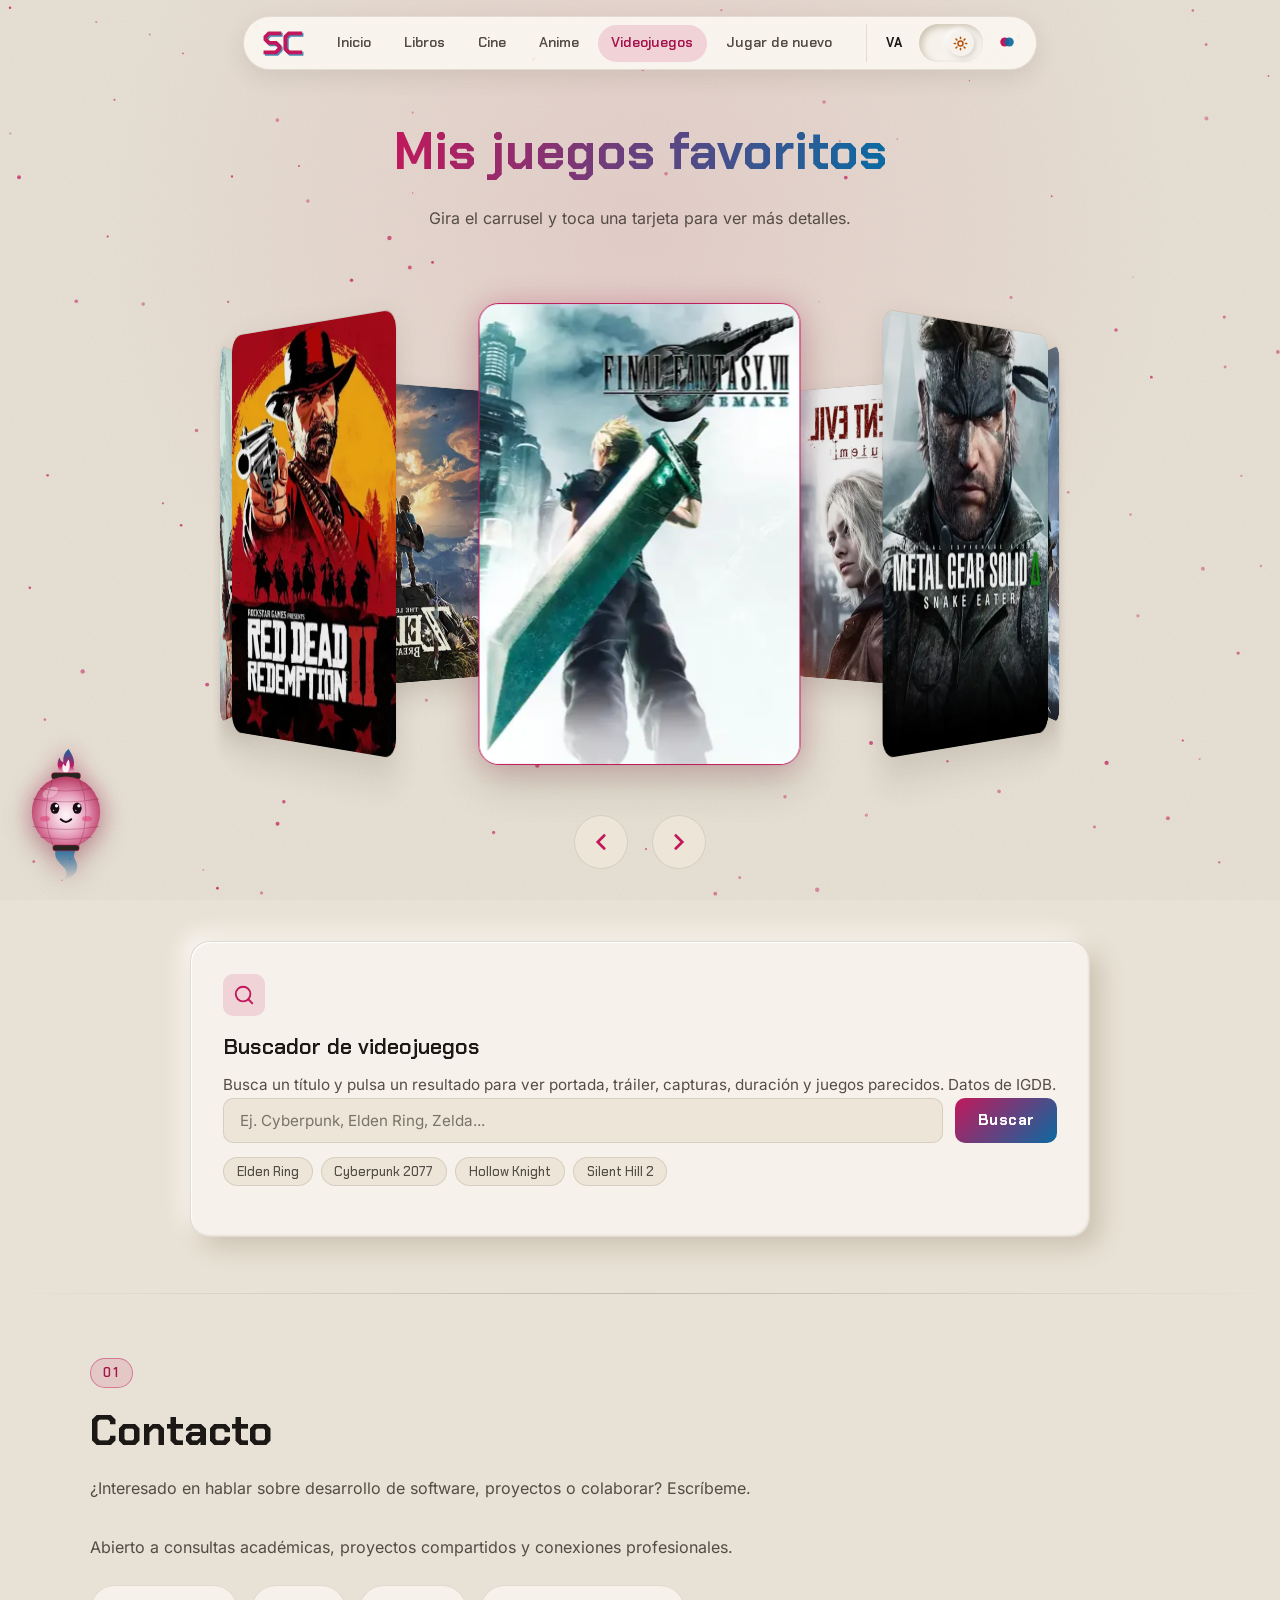
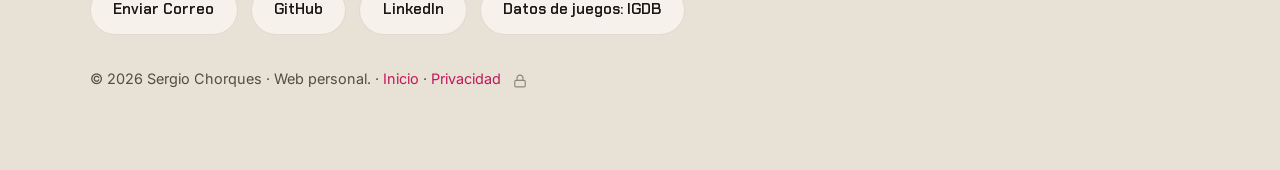
<file: juegos.html>
<!DOCTYPE html>
<html lang="es" data-accent="pink" data-theme="dark">
<head>
  <meta charset="UTF-8" />
  <meta name="viewport" content="width=device-width, initial-scale=1.0" />
  <meta name="theme-color" content="#07070a" />
  <title>Mis Videojuegos Favoritos | Sergio Chorques</title>
  <meta name="description" content="Carrusel 3D con mis videojuegos favoritos y buscador de juegos con datos de IGDB. Parte del portfolio de Sergio Chorques, estudiante de 1º DAM." />
  <meta property="og:type" content="website" />
  <meta property="og:title" content="Mis Videojuegos Favoritos | Sergio Chorques" />
  <meta property="og:description" content="Carrusel 3D con mis videojuegos favoritos y buscador de juegos con datos de IGDB. Parte del portfolio de Sergio Chorques, estudiante de 1º DAM." />
  <meta property="og:url" content="https://sergiochp.github.io/mi-web/juegos.html" />
  <meta property="og:image" content="https://sergiochp.github.io/mi-web/images/og-portada.jpg" />
  <meta property="og:image:width" content="1200" />
  <meta property="og:image:height" content="630" />
  <meta property="og:image:alt" content="Sergio Chorques, estudiante de 1º DAM" />
  <meta property="og:locale" content="es_ES" />
  <meta name="twitter:card" content="summary_large_image" />

  <!-- Favicon SVG -->
  <link rel="icon" href="images/logo.svg" type="image/svg+xml" />

  <!-- Aplica tema/acento guardados ANTES de pintar: evita el parpadeo oscuro→claro
     y hace que cine/anime respeten también la preferencia del sistema -->
  <script>
    (function () {
      var d = document.documentElement;
      d.classList.add("js"); // hay JavaScript: se activan animaciones como .reveal
      try {
        var t = localStorage.getItem("sergio-theme");
        if (t !== "light" && t !== "dark") {
          t = window.matchMedia && matchMedia("(prefers-color-scheme: light)").matches ? "light" : "dark";
        }
        d.setAttribute("data-theme", t);
        var a = localStorage.getItem("sergio-accent");
        if (a === "pink" || a === "blue") d.setAttribute("data-accent", a);
      } catch (e) {}
    })();
  </script>
  <!-- Fuentes de la primera pantalla: se piden ya, sin esperar al CSS (evita saltos al cargar) -->
  <link rel="preload" href="assets/fonts/chakra-petch-latin-700-normal.woff2" as="font" type="font/woff2" crossorigin />
  <link rel="preload" href="assets/fonts/chakra-petch-latin-600-normal.woff2" as="font" type="font/woff2" crossorigin />
  <link rel="preload" href="assets/fonts/inter-latin-400-normal.woff2" as="font" type="font/woff2" crossorigin />
  <link rel="stylesheet" href="css/fonts.css" />
  <link rel="stylesheet" href="css/style.css" />
  <link rel="stylesheet" href="css/theme-light.css" />
  <link rel="stylesheet" href="css/pages.css" />
  <link rel="stylesheet" href="css/carousel.css" />
  <link rel="stylesheet" href="css/mobile.css" />
  <link rel="stylesheet" href="css/farolillo.css" />
</head>
<body>
  <a class="skip-link" href="#contenido" data-nav="skip">Saltar al contenido principal</a>

  <!-- Lienzo de partículas -->
  <canvas id="particles-canvas" aria-hidden="true"></canvas>

    <header class="navbar-wrapper">
    <nav class="navbar" aria-label="Navegación secundaria">
      <a href="index.html" class="nav-logo" aria-label="Volver al inicio"><svg class="logo-sc" viewBox="0 0 48 32" aria-hidden="true" focusable="false"><g class="logo-sc__eco"><path d="M20 5H8L4 9v3l4 4h8l4 4v3l-4 4H4"/><path d="M44 5H31l-4 4v14l4 4h13"/></g><g class="logo-sc__trazo"><path d="M20 5H8L4 9v3l4 4h8l4 4v3l-4 4H4"/><path d="M44 5H31l-4 4v14l4 4h13"/></g></svg></a>
      <!-- Enlaces con id o atributos para traducción -->
      <div class="nav-links-games">
        <a href="index.html" id="navHome" data-nav="home">Inicio</a>
        <a href="libros.html" data-nav="libros">Libros</a>
        <a href="cine.html" data-nav="cine">Cine</a>
        <a href="anime.html" data-nav="anime">Anime</a>
        <a href="juegos.html" data-nav="juegos" aria-current="page">Videojuegos</a>
        <a href="minijuego.html" data-nav="replay">Jugar de nuevo</a>
      </div>
      
      <!-- Controles de Idioma, Tema y Acento -->
      <div class="controls">
        <!-- Botón Idioma -->
        <button
          id="langToggle"
          type="button"
          aria-label="Canviar idioma a valencià"
          title="Canviar a valencià"
          class="lang-btn"
        >
          <span>VA</span>
        </button>

        <!-- Botón Modo Claro / Oscuro -->
        <button
          id="themeToggle"
          type="button"
          aria-pressed="false"
          aria-label="Cambiar tema"
          title="Cambiar tema"
          class="theme-pill-btn"
        >
          <span class="theme-pill-track">
            <span class="theme-pill-thumb">
              <!-- Icono Modo Oscuro: Luna -->
              <svg class="icon-moon" viewBox="0 0 24 24" fill="currentColor" aria-hidden="true">
                <path d="M21 12.79A9 9 0 1 1 11.21 3 7 7 0 0 0 21 12.79z"></path>
              </svg>
              <!-- Icono Modo Claro: Sol -->
              <svg class="icon-sun" viewBox="0 0 24 24" fill="none" stroke="currentColor" stroke-width="2.5" stroke-linecap="round" stroke-linejoin="round" aria-hidden="true">
                <circle cx="12" cy="12" r="4"></circle>
                <path d="M12 2v2M12 20v2M4.93 4.93l1.41 1.41M17.66 17.66l1.41 1.41M2 12h2M20 12h2M4.93 19.07l1.41-1.41M17.66 6.34l1.41-1.41"></path>
              </svg>
            </span>
          </span>
        </button>

        <!-- Botón Color de Acento (Rosa / Azul) -->
        <button
          id="accentToggle"
          type="button"
          aria-pressed="false"
          aria-label="Cambiar tono de acento"
          title="Cambiar color de acento"
        >
          <svg class="icon-accent" viewBox="0 0 24 24" aria-hidden="true">
            <circle cx="9" cy="12" r="6" fill="var(--pink)"></circle>
            <circle cx="15" cy="12" r="6" fill="var(--blue)" fill-opacity="0.92"></circle>
          </svg>
        </button>
      </div>
    </nav>
  </header>

  <main class="page-main" id="contenido">
    <section class="games-header">
      <h1>Mis juegos favoritos</h1>
      <p>Gira el carrusel y toca una tarjeta para ver más detalles.</p>
    </section>

    <!-- ESCENA 3D -->
    <div class="scene">
      <div class="carousel" id="carousel">
        
        <!-- Tarjeta 1: Final Fantasy -->
        <div class="carousel-card active" data-index="0">
          <div class="card-inner">
            <div class="card-front">
              <img src="images/juego1.webp" srcset="images/juego1-360.webp 360w, images/juego1.webp 480w" sizes="(max-width: 768px) 200px, 320px" alt="Final Fantasy" onerror="this.style.backgroundColor='#1a1f36'" />
            </div>
            <div class="card-back">
              <div class="card-back-content">
                <span class="game-platform">Saga · JRPG</span>
                <h2>Final Fantasy</h2>
                <p class="game-desc">Magia, cristales y revoluciones. Una franquicia que redefine el espectáculo visual, las bandas sonoras orquestales y las historias memorables en cada entrega.</p>
                <div class="flip-hint">
                  <svg viewBox="0 0 24 24" width="14" height="14" fill="none" stroke="currentColor" stroke-width="2" aria-hidden="true"><polyline points="1 4 1 10 7 10"></polyline><path d="M3.51 15a9 9 0 1 0 2.13-9.36L1 10"></path></svg>
                  Voltear
                </div>
              </div>
            </div>
          </div>
        </div>

        <!-- Tarjeta 2: Metal Gear Solid -->
        <div class="carousel-card" data-index="1">
          <div class="card-inner">
            <div class="card-front">
              <img src="images/juego2.webp" srcset="images/juego2-360.webp 360w, images/juego2.webp 480w" sizes="(max-width: 768px) 200px, 320px" loading="lazy" decoding="async" alt="Metal Gear Solid" onerror="this.style.backgroundColor='#2b2b2b'" />
            </div>
            <div class="card-back">
              <div class="card-back-content">
                <span class="game-platform">Saga · Stealth / Acción</span>
                <h2>Metal Gear Solid</h2>
                <p class="game-desc">La obra cumbre del espionaje táctico. Una narrativa compleja, reflexiva y antibélica que rompió la cuarta pared y transformó la industria.</p>
                <div class="flip-hint">
                  <svg viewBox="0 0 24 24" width="14" height="14" fill="none" stroke="currentColor" stroke-width="2" aria-hidden="true"><polyline points="1 4 1 10 7 10"></polyline><path d="M3.51 15a9 9 0 1 0 2.13-9.36L1 10"></path></svg>
                  Voltear
                </div>
              </div>
            </div>
          </div>
        </div>

        <!-- Tarjeta 3: God of War -->
        <div class="carousel-card" data-index="2">
          <div class="card-inner">
            <div class="card-front">
              <img src="images/juego3.webp" srcset="images/juego3-360.webp 360w, images/juego3.webp 480w" sizes="(max-width: 768px) 200px, 320px" loading="lazy" decoding="async" alt="God of War" onerror="this.style.backgroundColor='#361a1a'" />
            </div>
            <div class="card-back">
              <div class="card-back-content">
                <span class="game-platform">Saga · Acción / Aventura</span>
                <h2>God of War</h2>
                <p class="game-desc">De la cólera mitológica en Grecia a la madurez y la paternidad en tierras nórdicas. Un combate contundente con una dirección artística monumental.</p>
                <div class="flip-hint">
                  <svg viewBox="0 0 24 24" width="14" height="14" fill="none" stroke="currentColor" stroke-width="2" aria-hidden="true"><polyline points="1 4 1 10 7 10"></polyline><path d="M3.51 15a9 9 0 1 0 2.13-9.36L1 10"></path></svg>
                  Voltear
                </div>
              </div>
            </div>
          </div>
        </div>

        <!-- Tarjeta 4: Resident Evil -->
        <div class="carousel-card" data-index="3">
          <div class="card-inner">
            <div class="card-front">
              <img src="images/juego4.webp" srcset="images/juego4-360.webp 360w, images/juego4.webp 480w" sizes="(max-width: 768px) 200px, 320px" loading="lazy" decoding="async" alt="Resident Evil" onerror="this.style.backgroundColor='#111111'" />
            </div>
            <div class="card-back">
              <div class="card-back-content">
                <span class="game-platform">Saga · Survival Horror</span>
                <h2>Resident Evil</h2>
                <p class="game-desc">Pionero indiscutible del terror interactivo. Gestión estricta de inventario, puzles legendarios y tensión constante ante amenazas biológicas.</p>
                <div class="flip-hint">
                  <svg viewBox="0 0 24 24" width="14" height="14" fill="none" stroke="currentColor" stroke-width="2" aria-hidden="true"><polyline points="1 4 1 10 7 10"></polyline><path d="M3.51 15a9 9 0 1 0 2.13-9.36L1 10"></path></svg>
                  Voltear
                </div>
              </div>
            </div>
          </div>
        </div>

        <!-- Tarjeta 5: The Last of Us -->
        <div class="carousel-card" data-index="4">
          <div class="card-inner">
            <div class="card-front">
              <img src="images/juego5.webp" srcset="images/juego5-360.webp 360w, images/juego5.webp 480w" sizes="(max-width: 768px) 200px, 320px" loading="lazy" decoding="async" alt="The Last of Us" onerror="this.style.backgroundColor='#1f2b1c'" />
            </div>
            <div class="card-back">
              <div class="card-back-content">
                <span class="game-platform">Saga · Narrativa / Acción</span>
                <h2>The Last of Us</h2>
                <p class="game-desc">Un viaje desgarrador sobre el apego, el duelo y los límites morales. Narrativa cinematográfica con una ambientación postapocalíptica sobrecogedora.</p>
                <div class="flip-hint">
                  <svg viewBox="0 0 24 24" width="14" height="14" fill="none" stroke="currentColor" stroke-width="2" aria-hidden="true"><polyline points="1 4 1 10 7 10"></polyline><path d="M3.51 15a9 9 0 1 0 2.13-9.36L1 10"></path></svg>
                  Voltear
                </div>
              </div>
            </div>
          </div>
        </div>

        <!-- Tarjeta 6: The Legend of Zelda -->
        <div class="carousel-card" data-index="5">
          <div class="card-inner">
            <div class="card-front">
              <img src="images/juego6.webp" srcset="images/juego6-360.webp 360w, images/juego6.webp 480w" sizes="(max-width: 768px) 200px, 320px" loading="lazy" decoding="async" alt="The Legend of Zelda" onerror="this.style.backgroundColor='#1a241c'" />
            </div>
            <div class="card-back">
              <div class="card-back-content">
                <span class="game-platform">Saga · Aventura / Rol</span>
                <h2>The Legend of Zelda</h2>
                <p class="game-desc">La máxima expresión de la aventura. Un sentido del descubrimiento inigualable, puzles ingeniosos y un diseño de mundo que ha dictado las reglas de la industria.</p>
                <div class="flip-hint">
                  <svg viewBox="0 0 24 24" width="14" height="14" fill="none" stroke="currentColor" stroke-width="2" aria-hidden="true"><polyline points="1 4 1 10 7 10"></polyline><path d="M3.51 15a9 9 0 1 0 2.13-9.36L1 10"></path></svg>
                  Voltear
                </div>
              </div>
            </div>
          </div>
        </div>

        <!-- Tarjeta 7: The Witcher -->
        <div class="carousel-card" data-index="6">
          <div class="card-inner">
            <div class="card-front">
              <img src="images/juego7.webp" srcset="images/juego7-360.webp 360w, images/juego7.webp 480w" sizes="(max-width: 768px) 200px, 320px" loading="lazy" decoding="async" alt="The Witcher" onerror="this.style.backgroundColor='#2a1a1a'" />
            </div>
            <div class="card-back">
              <div class="card-back-content">
                <span class="game-platform">Saga · RPG de Fantasía</span>
                <h2>The Witcher</h2>
                <p class="game-desc">Un mundo de fantasía oscura y madura donde los monstruos a menudo son humanos. Decisiones con peso real que te atrapan en una red de moralidad gris.</p>
                <div class="flip-hint">
                  <svg viewBox="0 0 24 24" width="14" height="14" fill="none" stroke="currentColor" stroke-width="2" aria-hidden="true"><polyline points="1 4 1 10 7 10"></polyline><path d="M3.51 15a9 9 0 1 0 2.13-9.36L1 10"></path></svg>
                  Voltear
                </div>
              </div>
            </div>
          </div>
        </div>

        <!-- Tarjeta 8: Red Dead Redemption -->
        <div class="carousel-card" data-index="7">
          <div class="card-inner">
            <div class="card-front">
              <img src="images/juego8.webp" srcset="images/juego8-360.webp 360w, images/juego8.webp 480w" sizes="(max-width: 768px) 200px, 320px" loading="lazy" decoding="async" alt="Red Dead Redemption" onerror="this.style.backgroundColor='#2b1111'" />
            </div>
            <div class="card-back">
              <div class="card-back-content">
                <span class="game-platform">Saga · Mundo Abierto / Western</span>
                <h2>Red Dead Redemption</h2>
                <p class="game-desc">El ocaso del Salvaje Oeste plasmado con un nivel de detalle obsesivo. Una obra maestra melancólica sobre la lealtad, el honor y el fin de una era.</p>
                <div class="flip-hint">
                  <svg viewBox="0 0 24 24" width="14" height="14" fill="none" stroke="currentColor" stroke-width="2" aria-hidden="true"><polyline points="1 4 1 10 7 10"></polyline><path d="M3.51 15a9 9 0 1 0 2.13-9.36L1 10"></path></svg>
                  Voltear
                </div>
              </div>
            </div>
          </div>
        </div>

      </div>
    </div>

    <!-- Controles extra (flechas) -->
    <div class="carousel-controls">
      <button class="ctrl-btn" id="btnPrev" aria-label="Anterior">
        <svg viewBox="0 0 24 24" width="26" height="26" fill="none" stroke="currentColor" stroke-width="2.5" stroke-linecap="round" aria-hidden="true"><polyline points="15 18 9 12 15 6"></polyline></svg>
      </button>
      <button class="ctrl-btn" id="btnNext" aria-label="Siguiente">
        <svg viewBox="0 0 24 24" width="26" height="26" fill="none" stroke="currentColor" stroke-width="2.5" stroke-linecap="round" aria-hidden="true"><polyline points="9 18 15 12 9 6"></polyline></svg>
      </button>
    </div>

    <!-- Buscador de videojuegos (IGDB, vía Edge Function «juegos») -->
    <section class="card spotlight-card buscador" id="buscador" role="region" aria-labelledby="buscadorTitulo">
      <div class="card-icon">
        <svg viewBox="0 0 24 24" fill="none" stroke="currentColor" stroke-width="2" stroke-linecap="round" stroke-linejoin="round" aria-hidden="true">
          <circle cx="11" cy="11" r="8"></circle>
          <line x1="21" y1="21" x2="16.65" y2="16.65"></line>
        </svg>
      </div>
      <h2 id="buscadorTitulo" class="buscador__titulo" data-es="Buscador de videojuegos" data-ca="Cercador de videojocs">Buscador de videojuegos</h2>
      <p class="buscador__intro" data-es="Busca un título y pulsa un resultado para ver portada, tráiler, capturas, duración y juegos parecidos. Datos de IGDB." data-ca="Busca un títol i polsa un resultat per a veure portada, tràiler, captures, durada i jocs semblants. Dades d'IGDB.">Busca un título y pulsa un resultado para ver portada, tráiler, capturas, duración y juegos parecidos. Datos de IGDB.</p>

      <form class="buscador__form" id="buscadorForm" autocomplete="off">
        <input type="search" id="buscadorInput" class="buscador__input" placeholder="Ej. Cyberpunk, Elden Ring, Zelda..." aria-label="Buscar videojuego" />
        <button type="submit" class="btn btn--primary buscador__btn" data-es="Buscar" data-ca="Cercar">Buscar</button>
      </form>

      <!-- Sugerencias rápidas (Chips) -->
      <div class="buscador__chips" aria-label="Búsquedas sugeridas">
        <button type="button" class="search-chip" data-query="Elden Ring">Elden Ring</button>
        <button type="button" class="search-chip" data-query="Cyberpunk 2077">Cyberpunk 2077</button>
        <button type="button" class="search-chip" data-query="Hollow Knight">Hollow Knight</button>
        <button type="button" class="search-chip" data-query="Silent Hill 2">Silent Hill 2</button>
      </div>

      <p class="buscador__estado" id="buscadorEstado" aria-live="polite"></p>

      <!-- Lista de resultados en cuadrícula -->
      <div class="buscador__grid" id="buscadorGrid" hidden></div>
      <button type="button" class="buscador__mas" id="buscadorMas" hidden>Ver más</button>

      <!-- Ficha detallada del juego seleccionado -->
      <div class="buscador__ficha" id="buscadorFicha" hidden></div>
    </section>

  </main>


    <footer class="section" aria-labelledby="contacto-title">
    <div class="footer-inner">
      <div class="section-head">
        <h2 id="contacto-title">Contacto</h2>
        <p>¿Interesado en hablar sobre desarrollo de software, proyectos o colaborar? Escríbeme.</p>
      </div>

      <address class="contact-address">
        Abierto a consultas académicas, proyectos compartidos y conexiones profesionales.
      </address>

      <ul class="contact-links">
        <li><a href="mailto:serchoper@alu.edu.gva.es">Enviar Correo</a></li>
        <li>
          <a href="https://github.com/SergioCHP" target="_blank" rel="noopener noreferrer">GitHub</a>
        </li>
        <li>
          <a href="https://www.linkedin.com/in/Sergio-Chorques" target="_blank" rel="noopener noreferrer">LinkedIn</a>
        </li>
        <li>
          <a href="https://www.igdb.com" target="_blank" rel="noopener noreferrer" data-es="Datos de juegos: IGDB" data-ca="Dades de jocs: IGDB">Datos de juegos: IGDB</a>
        </li>
      </ul>

      <p class="copy">
        © <span id="year">2026</span> Sergio Chorques · Web personal. ·
        <a href="index.html" class="copy__link" data-es="Inicio" data-ca="Inici">Inicio</a> ·
        <a href="privacidad.html" class="copy__privacy" data-nav="privacidad">Privacidad</a>
        <a href="admin.html" class="admin-link" aria-label="Acceso al panel de administración" title="Admin">
          <svg viewBox="0 0 24 24" width="14" height="14" fill="none" stroke="currentColor" stroke-width="2" stroke-linecap="round" stroke-linejoin="round" aria-hidden="true">
            <rect x="3" y="11" width="18" height="11" rx="2" ry="2"></rect>
            <path d="M7 11V7a5 5 0 0 1 10 0v4"></path>
          </svg>
        </a>
      </p>
    </div>
  </footer>
  
  <!-- Visor de capturas del buscador (mismo estilo que el de certificados) -->
  <div class="modal cert-modal captura-modal" id="capturaModal" aria-hidden="true">
    <div class="modal__backdrop" data-cerrar-captura></div>
    <div class="cert-modal__panel" role="dialog" aria-modal="true" aria-labelledby="capturaModalTitle">
      <button type="button" class="modal__close" data-cerrar-captura aria-label="Cerrar visor">
        <svg viewBox="0 0 24 24" fill="none" stroke="currentColor" stroke-width="2" stroke-linecap="round" aria-hidden="true"><line x1="18" y1="6" x2="6" y2="18"/><line x1="6" y1="6" x2="18" y2="18"/></svg>
      </button>
      <h3 id="capturaModalTitle" class="cert-modal__title"></h3>
      <div class="cert-modal__img-wrap">
        <button type="button" class="captura-modal__paso captura-modal__paso--prev" data-paso="-1" aria-label="Captura anterior">&#8249;</button>
        <img id="capturaModalImg" alt="" />
        <button type="button" class="captura-modal__paso captura-modal__paso--next" data-paso="1" aria-label="Captura siguiente">&#8250;</button>
      </div>
    </div>
  </div>

  <script src="js/particles.js"></script>
  <script src="js/carousel3d.js"></script>
  <script src="js/a11y.js"></script>
  <script src="js/theme.js"></script>
  <script src="js/script.js"></script>
  <script src="js/nav-i18n.js"></script>
  <script src="js/mobile.js"></script>
    <script type="module">
      import { initFarolillo } from './js/farolillo.js';
      // Farolillo no es imprescindible para ver la página: se crea cuando el
      // navegador queda libre tras la carga (mejora el tiempo de bloqueo).
      const iniciar = () => initFarolillo();
      const cuandoLibre = () =>
        "requestIdleCallback" in window ? requestIdleCallback(iniciar, { timeout: 2500 }) : setTimeout(iniciar, 800);
      if (document.readyState === "complete") cuandoLibre();
      else window.addEventListener("load", cuandoLibre, { once: true });
    </script>
</body>
</html>
</file>
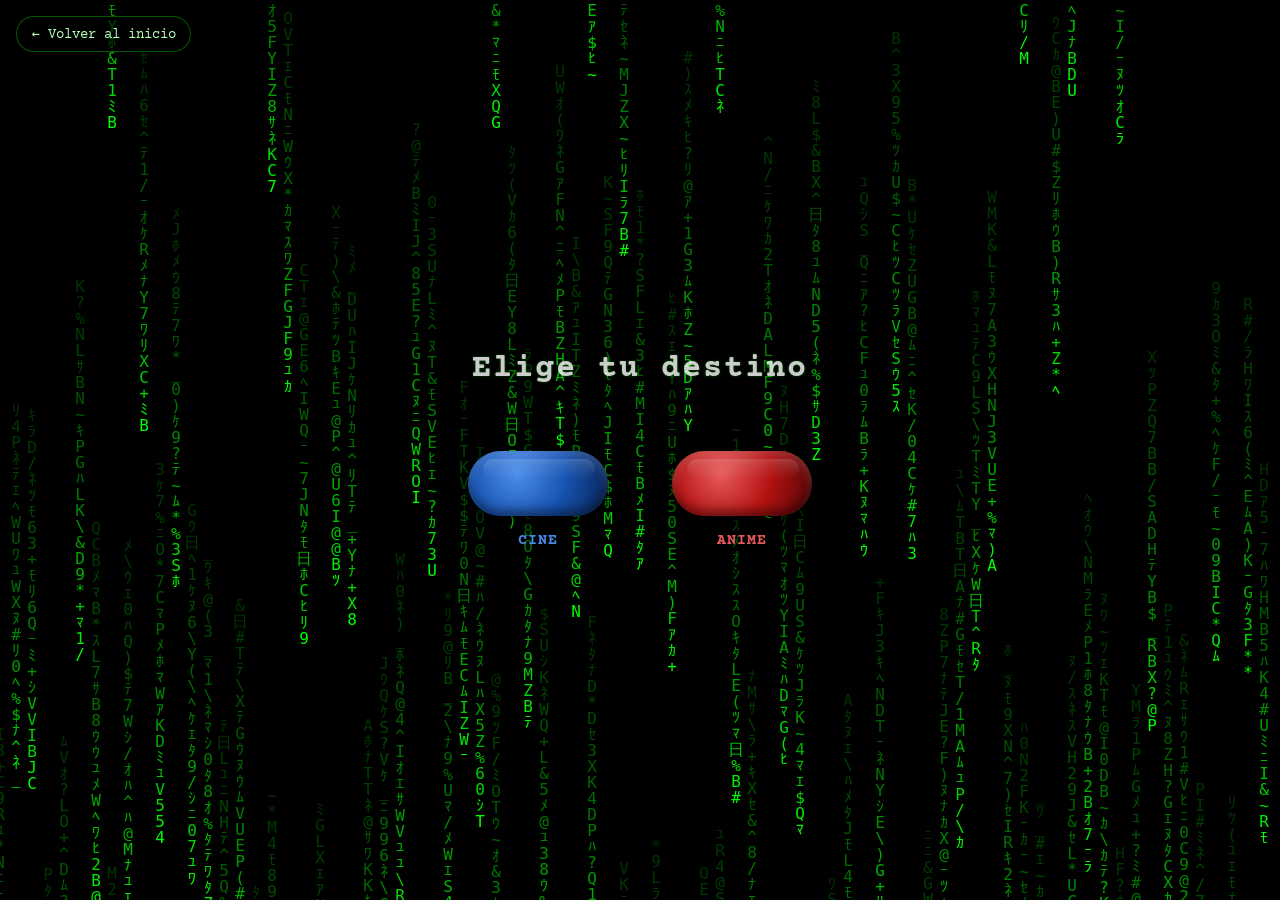
<file: matrix_pills.html>
<!DOCTYPE html>
<html lang="es">
<head>
    <meta charset="UTF-8">
    <meta name="viewport" content="width=device-width, initial-scale=1.0">
    <meta name="description" content="Elige pastilla: la azul lleva a mis películas favoritas y la roja a mis animes favoritos.">
    <meta property="og:type" content="website" />
    <meta property="og:title" content="La Elección | Sergio Chorques" />
    <meta property="og:description" content="Elige pastilla: la azul lleva a mis películas favoritas y la roja a mis animes favoritos." />
    <meta property="og:url" content="https://sergiochp.github.io/mi-web/matrix_pills.html" />
    <meta property="og:image" content="https://sergiochp.github.io/mi-web/images/og-portada.jpg" />
    <meta property="og:image:width" content="1200" />
    <meta property="og:image:height" content="630" />
    <meta property="og:image:alt" content="Sergio Chorques, estudiante de 1º DAM" />
    <meta property="og:locale" content="es_ES" />
    <meta name="twitter:card" content="summary_large_image" />
    <title>La Elección | Sergio Chorques</title>
    <link rel="icon" href="images/logo.svg" type="image/svg+xml" />
    <link rel="stylesheet" href="css/fonts.css" />
    <link rel="stylesheet" href="css/matrix.css" />
    <link rel="stylesheet" href="css/mobile.css" />
</head>
<body>

    <!-- Canvas para la lluvia digital -->
    <canvas id="matrix-canvas" aria-hidden="true"></canvas>

    <!-- Salida para quien no quiera elegir -->
    <nav class="matrix-nav" aria-label="Navegación">
        <a class="matrix-back" href="index.html">← Volver al inicio</a>
    </nav>

    <!-- Interfaz principal con las pastillas -->
    <main id="ui-layer">
        <h1 class="title">Elige tu destino</h1>
        <div class="hands-container">
            <!-- Pastilla Azul -> Cine -->
            <div class="pill-option">
                <button type="button" class="pill pill-blue" id="blue-pill" aria-describedby="label-cine" title="Entrar a Cine"><span class="sr-only">Pastilla azul</span></button>
                <span class="pill-label pill-label--blue" id="label-cine">CINE</span>
            </div>

            <!-- Pastilla Roja -> Anime -->
            <div class="pill-option">
                <button type="button" class="pill pill-red" id="red-pill" aria-describedby="label-anime" title="Entrar a Anime"><span class="sr-only">Pastilla roja</span></button>
                <span class="pill-label pill-label--red" id="label-anime">ANIME</span>
            </div>
        </div>
    </main>

    <!-- Capa para el desvanecimiento y texto final -->
    <div id="fade-overlay">
        <div id="final-message" role="status" aria-live="polite"></div>
    </div>

    <script>
        const canvas = document.getElementById('matrix-canvas');
        const ctx = canvas.getContext('2d');
        const uiLayer = document.getElementById('ui-layer');
        const fadeOverlay = document.getElementById('fade-overlay');
        const finalMessage = document.getElementById('final-message');
        
        // Idioma: la misma preferencia que el resto de la web (localStorage "sergio-lang")
        let lang = 'es';
        try { if (localStorage.getItem('sergio-lang') === 'va') lang = 'va'; } catch { /* sin almacenamiento */ }
        const TEXTOS = {
            es: { anime: 'Bienvenido al mundo del anime...', cine: 'Entrando a la sala de cine...' },
            va: { anime: "Benvingut al món de l'anime...", cine: 'Entrant a la sala de cinema...' },
        };
        if (lang === 'va') {
            document.documentElement.lang = 'ca-ES-valencia';
            document.title = "L'Elecció | Sergio Chorques";
            document.querySelector('.matrix-nav').setAttribute('aria-label', 'Navegació');
            document.querySelector('.matrix-back').textContent = "← Tornar a l'inici";
            document.querySelector('.title').textContent = 'Tria el teu destí';
            const blava = document.getElementById('blue-pill');
            blava.title = 'Entrar a Cinema';
            blava.querySelector('.sr-only').textContent = 'Pastilla blava';
            document.getElementById('label-cine').textContent = 'CINEMA';
            document.getElementById('red-pill').title = 'Entrar a Anime';
        }

        let rainColor = '#0F0'; // Color inicial: Verde Matrix
        let isRunning = true;
        let animationId;

        // Ajustar el canvas al tamaño de la ventana
        function resizeCanvas() {
            canvas.width = window.innerWidth;
            canvas.height = window.innerHeight;
        }
        window.addEventListener('resize', resizeCanvas);
        resizeCanvas();

        // Caracteres para la lluvia (Katakana + Latino + Números)
        const chars = 'ABCDEFGHIJKLMNOPQRSTUVWXYZ0123456789@#$%^&*()_+~\\/?日ﾊﾐﾋｰｳｼﾅﾓﾆｻﾜﾂｵﾘｱﾎﾃﾏｹﾒｴｶｷﾑﾕﾗｾﾈｽﾀﾇﾍ';
        const charArray = chars.split('');
        
        const fontSize = 16;
        const columns = canvas.width / fontSize;
        const drops = [];

        // Inicializar gotas en posiciones aleatorias
        for (let x = 0; x < columns; x++) {
            drops[x] = Math.random() * canvas.height / fontSize; // Empezar distribuido aleatoriamente
        }

        // Función de dibujado principal del Matrix
        function drawMatrix() {
            if (!isRunning) return; // Si la simulación se detiene (pastilla azul)

            // Fondo negro semitransparente para crear el efecto de rastro/estela
            ctx.fillStyle = 'rgba(0, 0, 0, 0.07)';
            ctx.fillRect(0, 0, canvas.width, canvas.height);

            // Estilo del texto
            ctx.fillStyle = rainColor;
            ctx.font = fontSize + 'px monospace';
            ctx.textAlign = 'center';

            for (let i = 0; i < drops.length; i++) {
                // Carácter aleatorio
                const text = charArray[Math.floor(Math.random() * charArray.length)];
                
                // Dibujar carácter
                ctx.fillText(text, i * fontSize, drops[i] * fontSize);

                // Si la gota llega al fondo y un valor aleatorio es alto, resetear a arriba
                if (drops[i] * fontSize > canvas.height && Math.random() > 0.975) {
                    drops[i] = 0;
                }

                // Mover la gota hacia abajo
                drops[i]++;
            }

            // Eliminar el destello (bloom) para un efecto de código más nítido y apagado
            ctx.shadowBlur = 0;
        }

        // Bucle de animación
        function animate() {
            drawMatrix();
            animationId = requestAnimationFrame(animate);
        }

        
        // Función para efecto de máquina de escribir
        function typeWriterEffect(text, color, shadowColor, delay = 50) {
            finalMessage.style.color = color;
            // Destello reducido para el texto final
            finalMessage.style.textShadow = `0 0 5px ${shadowColor}`;
            finalMessage.style.opacity = '1';
            finalMessage.innerHTML = '<span id="typed-text"></span><span class="typing-cursor"></span>';
            
            const typedTextElement = document.getElementById('typed-text');
            let i = 0;
            
            function type() {
                if (i < text.length) {
                    typedTextElement.textContent += text.charAt(i);
                    i++;
                    setTimeout(type, delay);
                } else {
                    // Quitar el cursor parpadeante después de unos segundos
                    setTimeout(() => {
                        const cursor = document.querySelector('.typing-cursor');
                        if (cursor) cursor.remove();
                    }, 3000);
                }
            }
            type();
        }

       // Pastilla Roja -> Redirección a Anime
        document.getElementById('red-pill').addEventListener('click', () => {
            rainColor = '#e83a3a';
            
            uiLayer.style.opacity = '0';
            setTimeout(() => uiLayer.style.display = 'none', 800);

            setTimeout(() => {
                typeWriterEffect(TEXTOS[lang].anime,"#fff", "rgba(232, 58, 58, 0.5)", 55);
            }, 900);

            // Redirección equilibrada (3.6s en total)
            setTimeout(() => {
                window.location.href = 'anime.html';
            }, 3600);
        });

        // Pastilla Azul -> Lluvia azul y Redirección a Cine
        document.getElementById('blue-pill').addEventListener('click', () => {
            // Cambiar lluvia digital a azul cian neón
            rainColor = '#38bdf8';
            
            uiLayer.style.opacity = '0';
            setTimeout(() => uiLayer.style.display = 'none', 800);

            setTimeout(() => {
                typeWriterEffect(TEXTOS[lang].cine,"#fff", "rgba(56, 189, 248, 0.5)", 55);
            }, 900);

            // Redirección manteniendo la lluvia en pantalla
            setTimeout(() => {
                window.location.href = 'cine.html';
            }, 3600);
        });

        // Iniciar en la carga
        window.onload = () => {
            // Un pequeño retraso para inicializar el canvas sin parpadeos bruscos
            setTimeout(() => {
                animate();
            }, 100);
        };
    </script>
</body>
</html>
</file>
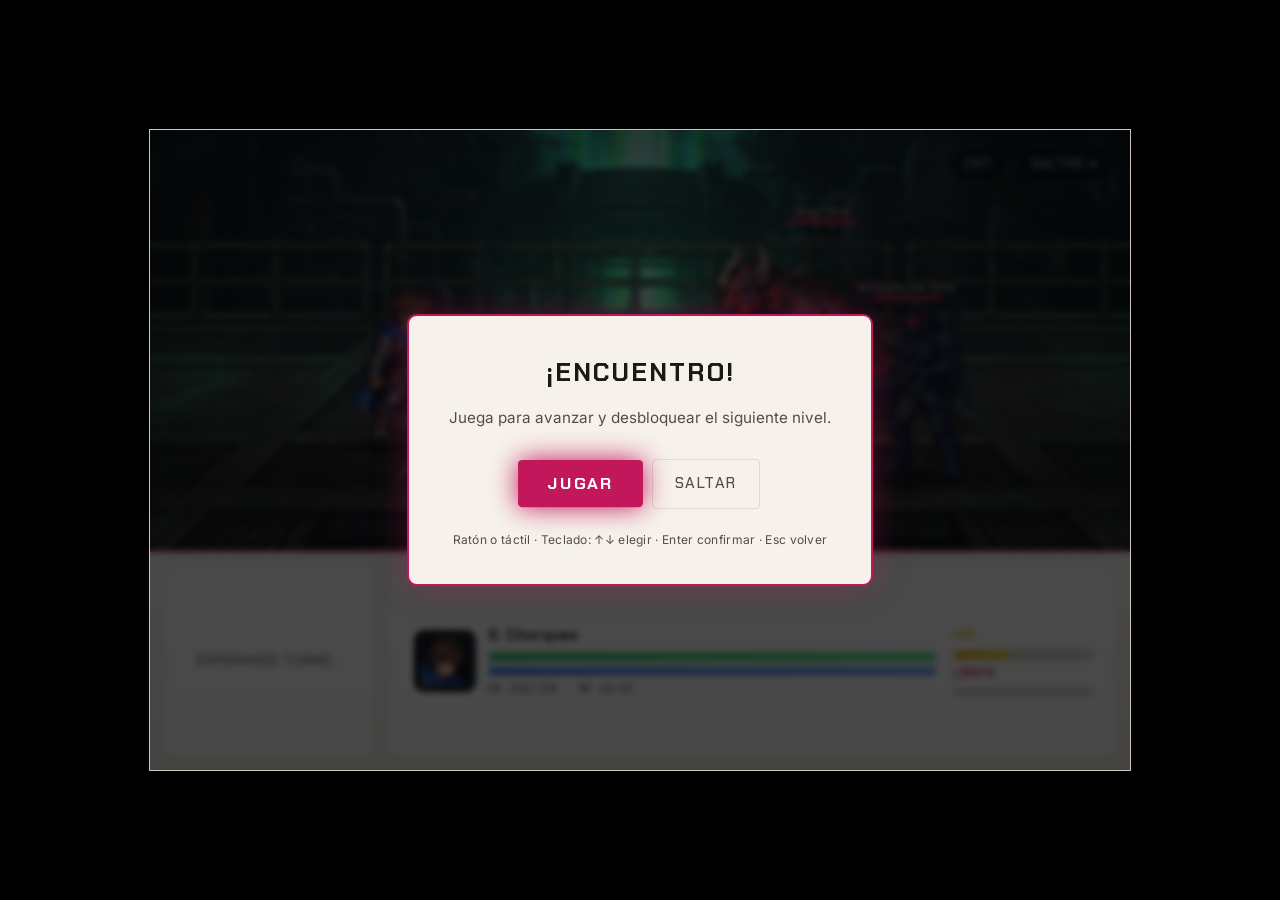
<file: minijuego.html>
<!DOCTYPE html>
<html lang="es" data-accent="pink" data-theme="dark">
<head>
    <meta charset="UTF-8">
    <meta name="viewport" content="width=device-width, initial-scale=1.0, viewport-fit=cover">
    <meta name="theme-color" content="#07070a">
    <meta name="description" content="Minijuego de combate JRPG por turnos ATB: supéralo para entrar en Videojuegos.">
    <meta property="og:type" content="website" />
    <meta property="og:title" content="Combate JRPG | Sergio Chorques" />
    <meta property="og:description" content="Minijuego de combate JRPG por turnos ATB: supéralo para entrar en Videojuegos." />
    <meta property="og:url" content="https://sergiochp.github.io/mi-web/minijuego.html" />
    <meta property="og:image" content="https://sergiochp.github.io/mi-web/images/og-portada.jpg" />
    <meta property="og:image:width" content="1200" />
    <meta property="og:image:height" content="630" />
    <meta property="og:image:alt" content="Sergio Chorques, estudiante de 1º DAM" />
    <meta property="og:locale" content="es_ES" />
    <meta name="twitter:card" content="summary_large_image" />
    <title>Combate JRPG | Sergio Chorques</title>

    <!-- Favicon SVG -->
    <link rel="icon" href="images/logo.svg" type="image/svg+xml" />

    <!-- Aplica tema/acento guardados ANTES de pintar: evita el parpadeo oscuro→claro -->
    <script>
    (function () {
        var d = document.documentElement;
        d.classList.add("js"); // hay JavaScript: se activan animaciones como .reveal
        try {
        var t = localStorage.getItem("sergio-theme");
        if (t !== "light" && t !== "dark") {
            t = window.matchMedia && matchMedia("(prefers-color-scheme: light)").matches ? "light" : "dark";
        }
        d.setAttribute("data-theme", t);
        var a = localStorage.getItem("sergio-accent");
        if (a === "pink" || a === "blue") d.setAttribute("data-accent", a);
        } catch (e) {}
    })();
    </script>

    <!-- Precarga de los sprites del combate (se pintan en el primer frame) -->
    <link rel="preload" as="image" href="assets/combat/heroe_idle.webp">
    <link rel="preload" as="image" href="assets/combat/monstruo_idle.webp">
    <link rel="preload" as="image" href="assets/combat/soldado_idle.webp">
    <link rel="preload" as="image" href="assets/combat/mako_far.webp">

    <link rel="stylesheet" href="css/fonts.css" />

    <link rel="stylesheet" href="css/style.css" />
    <link rel="stylesheet" href="css/theme-light.css" />
    <link rel="stylesheet" href="css/minijuego.css" />
    <link rel="stylesheet" href="css/mobile.css" />

    <!-- Motor del combate: módulos ES (requiere servidor: GitHub Pages, Live Server…) -->
    <script type="module" src="js/jrpg/main.js"></script>
</head>
<body>

    <main class="jrpg-container" id="jrpg">
        <h1 class="sr-only">Combate JRPG: supera el reto para entrar en Videojuegos</h1>
        <!-- Botones flotantes: saltar en cualquier momento y filtro CRT -->
        <div class="battle-topbar">
            <button class="btn-fx-toggle" id="btnFx" type="button" aria-pressed="true"
                    data-i18n="ui.crt" data-i18n-title="ui.crtTitle">CRT</button>
            <a class="btn-skip-battle" id="btnQuickSkip" href="juegos.html"
               data-i18n="ui.skipBattle" data-i18n-title="ui.skipTitle">Saltar ➔</a>
        </div>

        <div class="battle-message" id="battleMessage" role="status" aria-live="polite"></div>

        <!-- Cartel de inicio (y de derrota) con opción de jugar o saltar -->
        <div class="intro-overlay" id="introOverlay">
            <div class="intro-modal" role="dialog" aria-modal="true" aria-labelledby="introTitle">
                <h2 id="introTitle" data-i18n="ui.encounter">¡Encuentro!</h2>
                <p id="introText" data-i18n="ui.introText">Juega para avanzar y desbloquear el siguiente nivel.</p>
                <div class="intro-actions">
                    <button class="btn-start" id="btnStartGame" type="button" disabled data-i18n="ui.play">Jugar</button>
                    <a class="btn-skip" id="btnIntroSkip" href="juegos.html" data-i18n="ui.skip">Saltar</a>
                </div>
                <p class="intro-controls" data-i18n="ui.controls">Ratón o táctil · Teclado: ↑↓ elegir · Enter confirmar · Esc volver</p>
            </div>
        </div>

        <!-- Escenario: todo el combate se dibuja en este canvas -->
        <div class="battle-arena" id="arena" tabindex="-1">
            <canvas id="battleCanvas" role="img" data-i18n-aria="ui.canvasLabel" aria-label="Escenario del combate"></canvas>
            <p class="target-hint" id="targetHint" hidden></p>
        </div>

        <div class="battle-ui">
            <nav class="command-menu" id="cmd-menu" data-i18n-aria="ui.commands" aria-label="Comandos">
                <div class="cmd-list" id="cmdRoot" role="menu" hidden></div>
                <div class="cmd-list cmd-submenu" id="cmdSub" role="menu" hidden></div>
                <p class="cmd-idle" id="cmdIdle" data-i18n="ui.waiting">Esperando turno…</p>
            </nav>

            <div class="status-window" id="partyStatus" role="group" data-i18n-aria="ui.party" aria-label="Grupo"></div>
        </div>

        <!-- Plantilla de fila de personaje (se clona por cada héroe: 1 a 3) -->
        <template id="tplPartyRow">
            <div class="entity-status">
                <img class="status-portrait" src="assets/Heroe.webp" alt="" width="58" height="58">
                <div class="stat-info">
                    <div>
                        <div class="stat-name"><span class="js-name"></span><span class="status-chips"></span></div>
                        <div class="bar-group">
                            <div class="bar-container"><div class="bar-ghost"></div><div class="bar-fill hp-fill"></div></div>
                            <div class="bar-container"><div class="bar-fill mp-fill"></div></div>
                            <div class="stat-numbers">HP <span class="js-hp"></span> · MP <span class="js-mp"></span></div>
                        </div>
                    </div>
                    <div class="bar-group">
                        <div class="stat-numbers atb-label">ATB</div>
                        <div class="bar-container"><div class="bar-fill atb-fill"></div></div>
                        <div class="stat-numbers limit-label">LÍMITE</div>
                        <div class="bar-container bar-container--limit"><div class="bar-fill limit-fill"></div></div>
                    </div>
                </div>
            </div>
        </template>
    </main>

    <!-- Los módulos ES no cargan con file://: aviso para quien abra el HTML con doble clic -->
    <script>
        if (location.protocol === 'file:') {
            document.getElementById('introText').textContent =
                'Abre la web con un servidor local (p. ej. Live Server): los módulos ES no funcionan con file://';
        }
    </script>

    <noscript>
        <p class="jrpg-noscript">El combate necesita JavaScript. <a href="juegos.html">Ir a Videojuegos</a></p>
    </noscript>
</body>
</html>
</file>
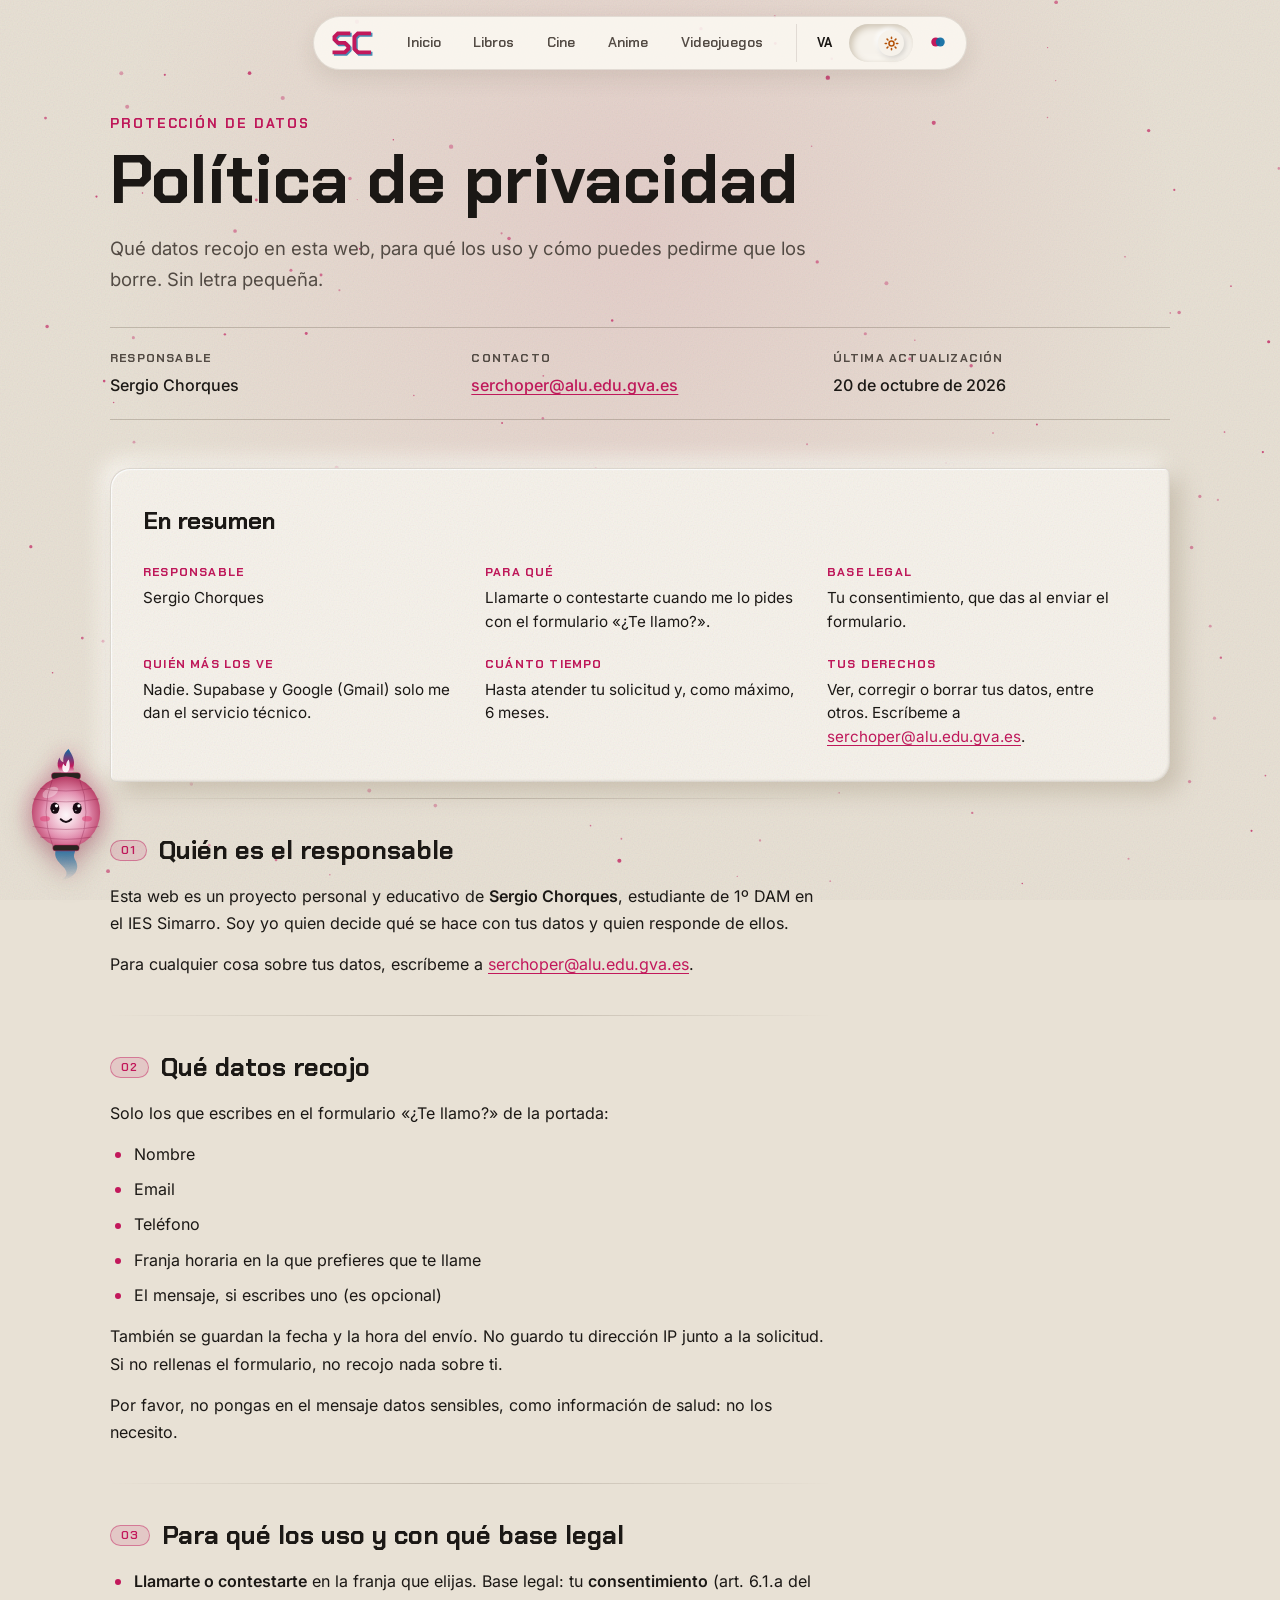
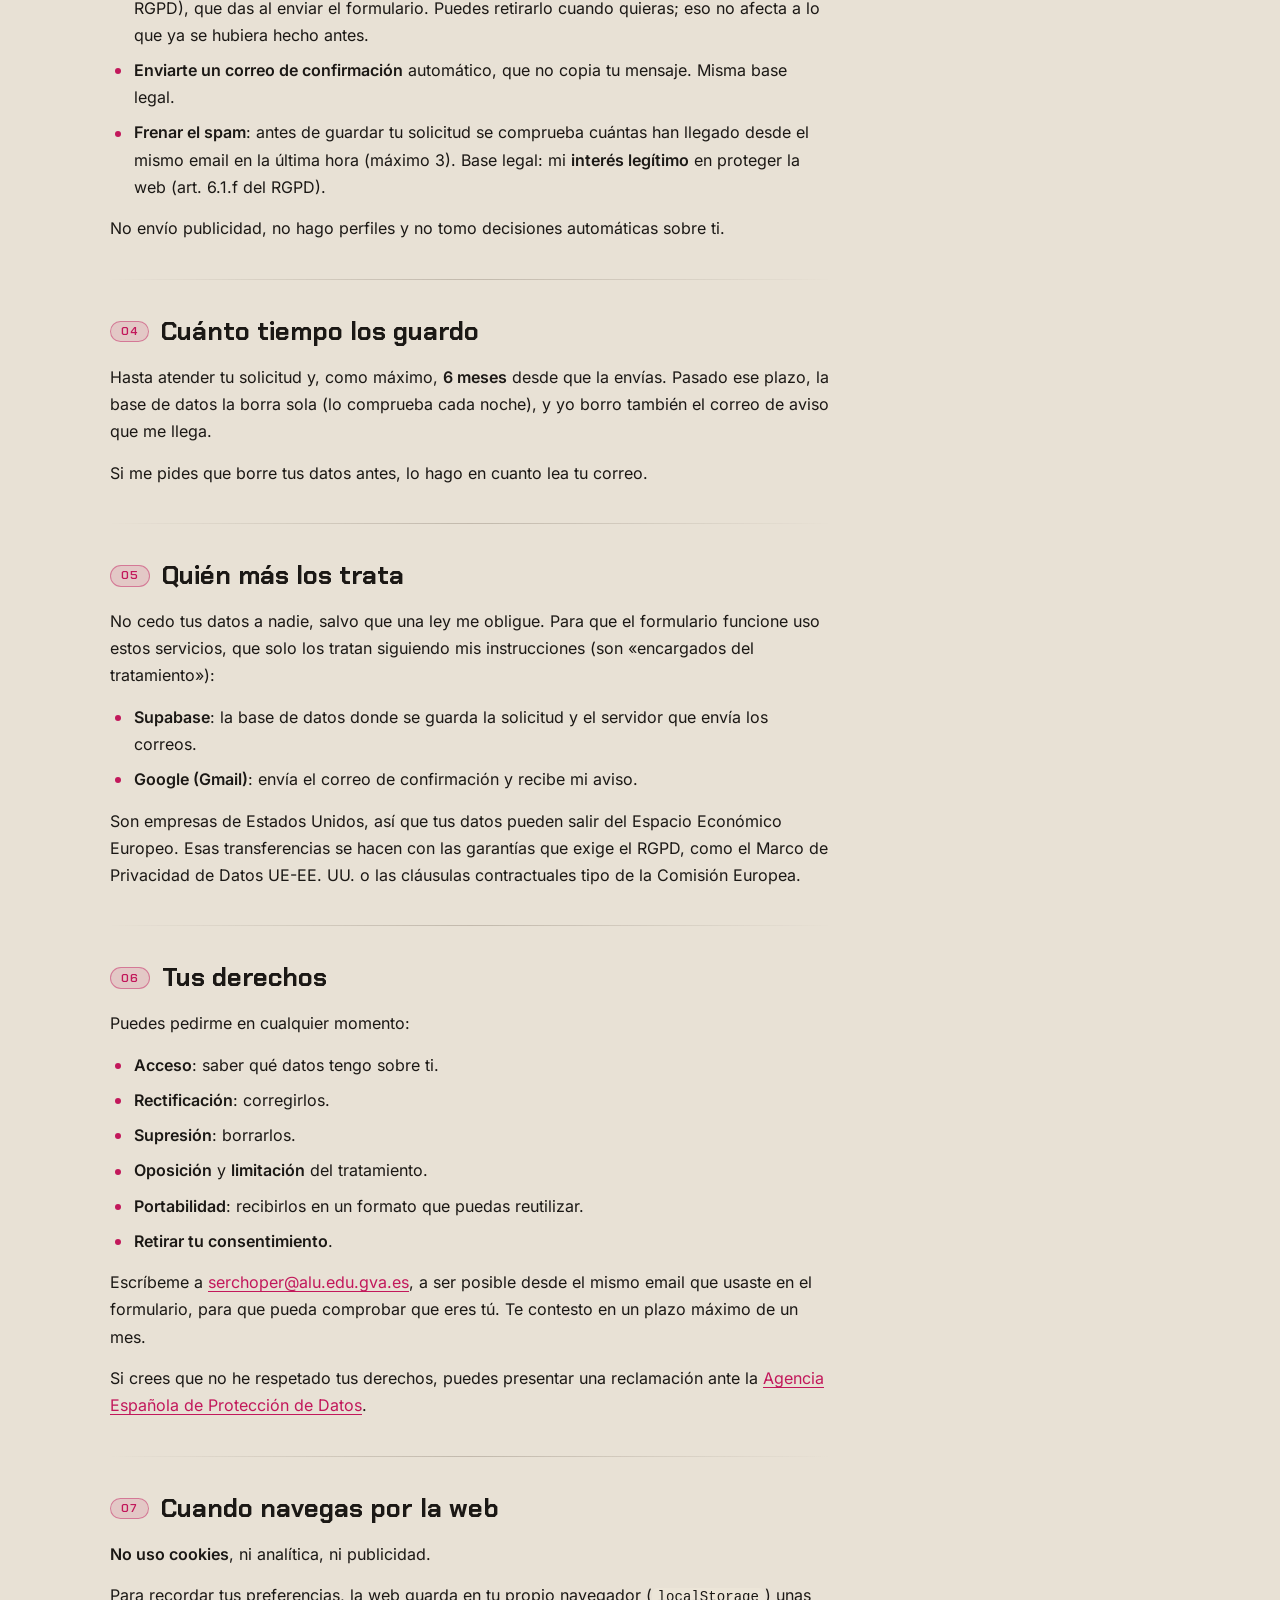
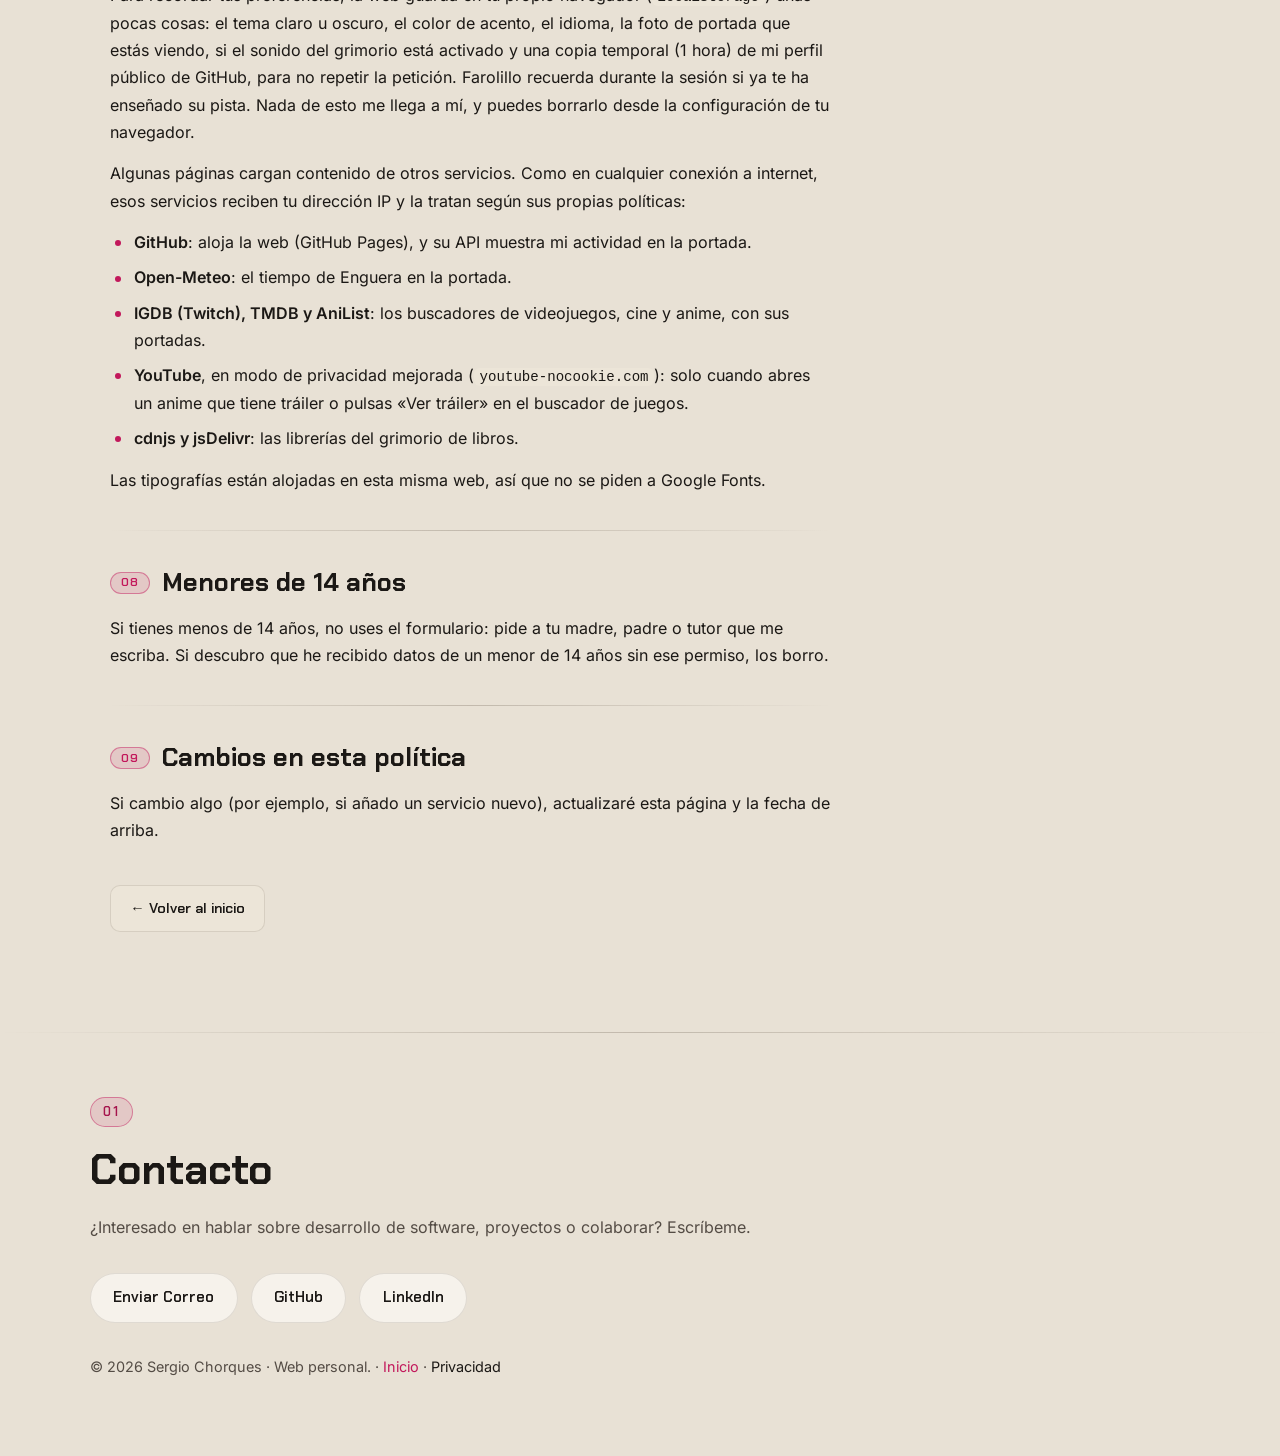
<file: privacidad.html>
<!DOCTYPE html>
<html lang="es" data-accent="pink" data-theme="dark">
<head>
  <meta charset="UTF-8" />
  <meta name="viewport" content="width=device-width, initial-scale=1.0" />
  <meta name="theme-color" content="#07070a" />
  <title>Política de privacidad | Sergio Chorques</title>
  <meta name="description" content="Qué datos recoge la web de Sergio Chorques, para qué se usan, cuánto tiempo se guardan y cómo pedir que se borren." />
  <meta property="og:type" content="website" />
  <meta property="og:title" content="Política de privacidad | Sergio Chorques" />
  <meta property="og:description" content="Qué datos recojo en mi web, para qué los uso y cómo puedes pedirme que los borre." />
  <meta property="og:url" content="https://sergiochp.github.io/mi-web/privacidad.html" />
  <meta property="og:image" content="https://sergiochp.github.io/mi-web/images/og-portada.jpg" />
  <meta property="og:image:width" content="1200" />
  <meta property="og:image:height" content="630" />
  <meta property="og:image:alt" content="Sergio Chorques, estudiante de 1º DAM" />
  <meta property="og:locale" content="es_ES" />
  <meta name="twitter:card" content="summary_large_image" />

  <link rel="icon" href="images/logo.svg" type="image/svg+xml" />

  <!-- Aplica tema/acento guardados ANTES de pintar (evita el parpadeo) -->
  <script>
    (function () {
      var d = document.documentElement;
      d.classList.add("js");
      try {
        var t = localStorage.getItem("sergio-theme");
        if (t !== "light" && t !== "dark") {
          t = window.matchMedia && matchMedia("(prefers-color-scheme: light)").matches ? "light" : "dark";
        }
        d.setAttribute("data-theme", t);
        var a = localStorage.getItem("sergio-accent");
        if (a === "pink" || a === "blue") d.setAttribute("data-accent", a);
      } catch (e) {}
    })();
  </script>
  <!-- Fuentes de la primera pantalla: se piden ya, sin esperar al CSS (evita saltos al cargar) -->
  <link rel="preload" href="assets/fonts/chakra-petch-latin-700-normal.woff2" as="font" type="font/woff2" crossorigin />
  <link rel="preload" href="assets/fonts/chakra-petch-latin-600-normal.woff2" as="font" type="font/woff2" crossorigin />
  <link rel="preload" href="assets/fonts/inter-latin-400-normal.woff2" as="font" type="font/woff2" crossorigin />
  <link rel="stylesheet" href="css/fonts.css" />
  <link rel="stylesheet" href="css/style.css" />
  <link rel="stylesheet" href="css/theme-light.css" />
  <link rel="stylesheet" href="css/pages.css" />
  <link rel="stylesheet" href="css/caso.css" />
  <link rel="stylesheet" href="css/privacidad.css" />
  <link rel="stylesheet" href="css/mobile.css" />
  <link rel="stylesheet" href="css/farolillo.css" />
</head>
<body>
  <a class="skip-link" href="#contenido" data-nav="skip">Saltar al contenido principal</a>

  <canvas id="particles-canvas" aria-hidden="true"></canvas>

  <header class="navbar-wrapper">
    <nav class="navbar" aria-label="Navegación secundaria">
      <a href="index.html" class="nav-logo" aria-label="Volver al inicio"><svg class="logo-sc" viewBox="0 0 48 32" aria-hidden="true" focusable="false"><g class="logo-sc__eco"><path d="M20 5H8L4 9v3l4 4h8l4 4v3l-4 4H4"/><path d="M44 5H31l-4 4v14l4 4h13"/></g><g class="logo-sc__trazo"><path d="M20 5H8L4 9v3l4 4h8l4 4v3l-4 4H4"/><path d="M44 5H31l-4 4v14l4 4h13"/></g></svg></a>

      <div class="nav-links-games">
        <a href="index.html" data-nav="home">Inicio</a>
        <a href="libros.html" data-nav="libros">Libros</a>
        <a href="cine.html" data-nav="cine">Cine</a>
        <a href="anime.html" data-nav="anime">Anime</a>
        <a href="juegos.html" data-nav="juegos">Videojuegos</a>
      </div>

      <div class="controls">
        <button id="langToggle" type="button" aria-label="Canviar idioma a valencià" title="Canviar a valencià" class="lang-btn">
          <span>VA</span>
        </button>

        <button id="themeToggle" type="button" aria-pressed="false" aria-label="Cambiar tema" title="Cambiar tema" class="theme-pill-btn">
          <span class="theme-pill-track">
            <span class="theme-pill-thumb">
              <svg class="icon-moon" viewBox="0 0 24 24" fill="currentColor" aria-hidden="true">
                <path d="M21 12.79A9 9 0 1 1 11.21 3 7 7 0 0 0 21 12.79z"></path>
              </svg>
              <svg class="icon-sun" viewBox="0 0 24 24" fill="none" stroke="currentColor" stroke-width="2.5" stroke-linecap="round" stroke-linejoin="round" aria-hidden="true">
                <circle cx="12" cy="12" r="4"></circle>
                <path d="M12 2v2M12 20v2M4.93 4.93l1.41 1.41M17.66 17.66l1.41 1.41M2 12h2M20 12h2M4.93 19.07l1.41-1.41M17.66 6.34l1.41-1.41"></path>
              </svg>
            </span>
          </span>
        </button>

        <button id="accentToggle" type="button" aria-pressed="false" aria-label="Cambiar tono de acento" title="Cambiar color de acento">
          <svg class="icon-accent" viewBox="0 0 24 24" aria-hidden="true">
            <circle cx="9" cy="12" r="6" fill="var(--pink)"></circle>
            <circle cx="15" cy="12" r="6" fill="var(--blue)" fill-opacity="0.92"></circle>
          </svg>
        </button>
      </div>
    </nav>
  </header>

  <main id="contenido" class="case legal">
    <!-- ================= CABECERA ================= -->
    <header class="case-hero">
      <p class="case-kicker" data-i18n="kicker">Protección de datos</p>
      <h1 data-i18n="title">Política de privacidad</h1>
      <p class="case-lead" data-i18n="lead">
        Qué datos recojo en esta web, para qué los uso y cómo puedes pedirme que los borre. Sin letra pequeña.
      </p>

      <dl class="case-meta">
        <div>
          <dt data-i18n="metaOwnerT">Responsable</dt>
          <dd>Sergio Chorques</dd>
        </div>
        <div>
          <dt data-i18n="metaContactT">Contacto</dt>
          <dd><a href="mailto:serchoper@alu.edu.gva.es">serchoper@alu.edu.gva.es</a></dd>
        </div>
        <div>
          <dt data-i18n="metaDateT">Última actualización</dt>
          <dd><time datetime="2026-10-20" data-i18n="metaDate">20 de octubre de 2026</time></dd>
        </div>
      </dl>
    </header>

    <!-- ================= RESUMEN (primera capa) ================= -->
    <section class="legal-summary card spotlight-card card--static" aria-labelledby="resumen-title">
      <h2 id="resumen-title" data-i18n="sumTitle">En resumen</h2>
      <dl class="legal-summary__list">
        <div>
          <dt data-i18n="sumOwnerT">Responsable</dt>
          <dd>Sergio Chorques</dd>
        </div>
        <div>
          <dt data-i18n="sumPurposeT">Para qué</dt>
          <dd data-i18n="sumPurpose">Llamarte o contestarte cuando me lo pides con el formulario «¿Te llamo?».</dd>
        </div>
        <div>
          <dt data-i18n="sumBasisT">Base legal</dt>
          <dd data-i18n="sumBasis">Tu consentimiento, que das al enviar el formulario.</dd>
        </div>
        <div>
          <dt data-i18n="sumRecipT">Quién más los ve</dt>
          <dd data-i18n="sumRecip">Nadie. Supabase y Google (Gmail) solo me dan el servicio técnico.</dd>
        </div>
        <div>
          <dt data-i18n="sumKeepT">Cuánto tiempo</dt>
          <dd data-i18n="sumKeep">Hasta atender tu solicitud y, como máximo, 6 meses.</dd>
        </div>
        <div>
          <dt data-i18n="sumRightsT">Tus derechos</dt>
          <dd data-i18n="sumRights">Ver, corregir o borrar tus datos, entre otros. Escríbeme a <a href="mailto:serchoper@alu.edu.gva.es">serchoper@alu.edu.gva.es</a>.</dd>
        </div>
      </dl>
    </section>

    <!-- ================= 1 RESPONSABLE ================= -->
    <section class="legal-sec" aria-labelledby="p1">
      <h2 id="p1" data-i18n="s1Title">Quién es el responsable</h2>
      <div class="legal-prose" data-i18n="s1Text">
        <p>Esta web es un proyecto personal y educativo de <strong>Sergio Chorques</strong>, estudiante de 1º DAM en el IES Simarro. Soy yo quien decide qué se hace con tus datos y quien responde de ellos.</p>
        <p>Para cualquier cosa sobre tus datos, escríbeme a <a href="mailto:serchoper@alu.edu.gva.es">serchoper@alu.edu.gva.es</a>.</p>
      </div>
    </section>

    <!-- ================= 2 DATOS ================= -->
    <section class="legal-sec" aria-labelledby="p2">
      <h2 id="p2" data-i18n="s2Title">Qué datos recojo</h2>
      <div class="legal-prose" data-i18n="s2Text">
        <p>Solo los que escribes en el formulario «¿Te llamo?» de la portada:</p>
        <ul class="case-list">
          <li>Nombre</li>
          <li>Email</li>
          <li>Teléfono</li>
          <li>Franja horaria en la que prefieres que te llame</li>
          <li>El mensaje, si escribes uno (es opcional)</li>
        </ul>
        <p>También se guardan la fecha y la hora del envío. No guardo tu dirección IP junto a la solicitud. Si no rellenas el formulario, no recojo nada sobre ti.</p>
        <p>Por favor, no pongas en el mensaje datos sensibles, como información de salud: no los necesito.</p>
      </div>
    </section>

    <!-- ================= 3 FINALIDAD ================= -->
    <section class="legal-sec" aria-labelledby="p3">
      <h2 id="p3" data-i18n="s3Title">Para qué los uso y con qué base legal</h2>
      <div class="legal-prose" data-i18n="s3Text">
        <ul class="case-list">
          <li><strong>Llamarte o contestarte</strong> en la franja que elijas. Base legal: tu <strong>consentimiento</strong> (art. 6.1.a del RGPD), que das al enviar el formulario. Puedes retirarlo cuando quieras; eso no afecta a lo que ya se hubiera hecho antes.</li>
          <li><strong>Enviarte un correo de confirmación</strong> automático, que no copia tu mensaje. Misma base legal.</li>
          <li><strong>Frenar el spam</strong>: antes de guardar tu solicitud se comprueba cuántas han llegado desde el mismo email en la última hora (máximo 3). Base legal: mi <strong>interés legítimo</strong> en proteger la web (art. 6.1.f del RGPD).</li>
        </ul>
        <p>No envío publicidad, no hago perfiles y no tomo decisiones automáticas sobre ti.</p>
      </div>
    </section>

    <!-- ================= 4 CONSERVACIÓN ================= -->
    <section class="legal-sec" aria-labelledby="p4">
      <h2 id="p4" data-i18n="s4Title">Cuánto tiempo los guardo</h2>
      <div class="legal-prose" data-i18n="s4Text">
        <p>Hasta atender tu solicitud y, como máximo, <strong>6 meses</strong> desde que la envías. Pasado ese plazo, la base de datos la borra sola (lo comprueba cada noche), y yo borro también el correo de aviso que me llega.</p>
        <p>Si me pides que borre tus datos antes, lo hago en cuanto lea tu correo.</p>
      </div>
    </section>

    <!-- ================= 5 ENCARGADOS ================= -->
    <section class="legal-sec" aria-labelledby="p5">
      <h2 id="p5" data-i18n="s5Title">Quién más los trata</h2>
      <div class="legal-prose" data-i18n="s5Text">
        <p>No cedo tus datos a nadie, salvo que una ley me obligue. Para que el formulario funcione uso estos servicios, que solo los tratan siguiendo mis instrucciones (son «encargados del tratamiento»):</p>
        <ul class="case-list">
          <li><strong>Supabase</strong>: la base de datos donde se guarda la solicitud y el servidor que envía los correos.</li>
          <li><strong>Google (Gmail)</strong>: envía el correo de confirmación y recibe mi aviso.</li>
        </ul>
        <p>Son empresas de Estados Unidos, así que tus datos pueden salir del Espacio Económico Europeo. Esas transferencias se hacen con las garantías que exige el RGPD, como el Marco de Privacidad de Datos UE-EE. UU. o las cláusulas contractuales tipo de la Comisión Europea.</p>
      </div>
    </section>

    <!-- ================= 6 DERECHOS ================= -->
    <section class="legal-sec" aria-labelledby="p6">
      <h2 id="p6" data-i18n="s6Title">Tus derechos</h2>
      <div class="legal-prose" data-i18n="s6Text">
        <p>Puedes pedirme en cualquier momento:</p>
        <ul class="case-list">
          <li><strong>Acceso</strong>: saber qué datos tengo sobre ti.</li>
          <li><strong>Rectificación</strong>: corregirlos.</li>
          <li><strong>Supresión</strong>: borrarlos.</li>
          <li><strong>Oposición</strong> y <strong>limitación</strong> del tratamiento.</li>
          <li><strong>Portabilidad</strong>: recibirlos en un formato que puedas reutilizar.</li>
          <li><strong>Retirar tu consentimiento</strong>.</li>
        </ul>
        <p>Escríbeme a <a href="mailto:serchoper@alu.edu.gva.es">serchoper@alu.edu.gva.es</a>, a ser posible desde el mismo email que usaste en el formulario, para que pueda comprobar que eres tú. Te contesto en un plazo máximo de un mes.</p>
        <p>Si crees que no he respetado tus derechos, puedes presentar una reclamación ante la <a href="https://www.aepd.es" target="_blank" rel="noopener noreferrer">Agencia Española de Protección de Datos<span class="sr-only"> (se abre en una pestaña nueva)</span></a>.</p>
      </div>
    </section>

    <!-- ================= 7 NAVEGACIÓN ================= -->
    <section class="legal-sec" aria-labelledby="p7">
      <h2 id="p7" data-i18n="s7Title">Cuando navegas por la web</h2>
      <div class="legal-prose" data-i18n="s7Text">
        <p><strong>No uso cookies</strong>, ni analítica, ni publicidad.</p>
        <p>Para recordar tus preferencias, la web guarda en tu propio navegador (<code>localStorage</code>) unas pocas cosas: el tema claro u oscuro, el color de acento, el idioma, la foto de portada que estás viendo, si el sonido del grimorio está activado y una copia temporal (1 hora) de mi perfil público de GitHub, para no repetir la petición. Farolillo recuerda durante la sesión si ya te ha enseñado su pista. Nada de esto me llega a mí, y puedes borrarlo desde la configuración de tu navegador.</p>
        <p>Algunas páginas cargan contenido de otros servicios. Como en cualquier conexión a internet, esos servicios reciben tu dirección IP y la tratan según sus propias políticas:</p>
        <ul class="case-list">
          <li><strong>GitHub</strong>: aloja la web (GitHub Pages), y su API muestra mi actividad en la portada.</li>
          <li><strong>Open-Meteo</strong>: el tiempo de Enguera en la portada.</li>
          <li><strong>IGDB (Twitch), TMDB y AniList</strong>: los buscadores de videojuegos, cine y anime, con sus portadas.</li>
          <li><strong>YouTube</strong>, en modo de privacidad mejorada (<code>youtube-nocookie.com</code>): solo cuando abres un anime que tiene tráiler o pulsas «Ver tráiler» en el buscador de juegos.</li>
          <li><strong>cdnjs y jsDelivr</strong>: las librerías del grimorio de libros.</li>
        </ul>
        <p>Las tipografías están alojadas en esta misma web, así que no se piden a Google Fonts.</p>
      </div>
    </section>

    <!-- ================= 8 MENORES ================= -->
    <section class="legal-sec" aria-labelledby="p8">
      <h2 id="p8" data-i18n="s8Title">Menores de 14 años</h2>
      <div class="legal-prose" data-i18n="s8Text">
        <p>Si tienes menos de 14 años, no uses el formulario: pide a tu madre, padre o tutor que me escriba. Si descubro que he recibido datos de un menor de 14 años sin ese permiso, los borro.</p>
      </div>
    </section>

    <!-- ================= 9 CAMBIOS ================= -->
    <section class="legal-sec" aria-labelledby="p9">
      <h2 id="p9" data-i18n="s9Title">Cambios en esta política</h2>
      <div class="legal-prose" data-i18n="s9Text">
        <p>Si cambio algo (por ejemplo, si añado un servicio nuevo), actualizaré esta página y la fecha de arriba.</p>
      </div>

      <p class="case-back">
        <a class="project-link" href="index.html" data-i18n="back">← Volver al inicio</a>
      </p>
    </section>
  </main>

  <footer class="section" aria-labelledby="contacto-title">
    <div class="footer-inner">
      <div class="section-head">
        <h2 id="contacto-title" data-i18n="contactTitle">Contacto</h2>
        <p data-i18n="contactDesc">¿Interesado en hablar sobre desarrollo de software, proyectos o colaborar? Escríbeme.</p>
      </div>

      <ul class="contact-links">
        <li><a href="mailto:serchoper@alu.edu.gva.es" data-i18n="contactSend">Enviar Correo</a></li>
        <li><a href="https://github.com/SergioCHP" target="_blank" rel="noopener noreferrer">GitHub</a></li>
        <li><a href="https://www.linkedin.com/in/Sergio-Chorques" target="_blank" rel="noopener noreferrer">LinkedIn</a></li>
      </ul>

      <p class="copy">
        © 2026 Sergio Chorques · <span data-i18n="copyWeb">Web personal.</span> ·
        <a href="index.html" class="copy__link" data-nav="home">Inicio</a> ·
        <a href="privacidad.html" class="copy__privacy" data-nav="privacidad" aria-current="page">Privacidad</a>
      </p>
    </div>
  </footer>

  <script src="js/page-i18n.js"></script>
  <script src="js/privacidad.js"></script>
  <script src="js/particles.js"></script>
  <script src="js/theme.js"></script>
  <script src="js/nav-i18n.js"></script>
  <script src="js/mobile.js"></script>
    <script type="module">
      import { initFarolillo } from './js/farolillo.js';
      // Farolillo no es imprescindible para ver la página: se crea cuando el
      // navegador queda libre tras la carga (mejora el tiempo de bloqueo).
      const iniciar = () => initFarolillo();
      const cuandoLibre = () =>
        "requestIdleCallback" in window ? requestIdleCallback(iniciar, { timeout: 2500 }) : setTimeout(iniciar, 800);
      if (document.readyState === "complete") cuandoLibre();
      else window.addEventListener("load", cuandoLibre, { once: true });
    </script>
</body>
</html>
</file>
<file: css/fonts.css>
/* =========================================================
   fonts.css — Tipografías alojadas en la propia web
   Antes se cargaban de Google Fonts con @import: eso bloqueaba el
   pintado (HTML → style.css → CSS de Google → fuentes) y enviaba la
   IP de cada visitante a Google. Ahora son archivos .woff2 propios
   (subconjunto latino, licencia SIL Open Font License, vía Fontsource).
   Un @font-face solo se descarga si la página usa esa fuente y peso.
   ========================================================= */

/* Chakra Petch */
@font-face {
  font-family: "Chakra Petch";
  font-style: normal;
  font-weight: 500;
  font-display: swap;
  src: url("../assets/fonts/chakra-petch-latin-500-normal.woff2") format("woff2");
  unicode-range: U+0000-00FF, U+0131, U+0152-0153, U+02BB-02BC, U+02C6, U+02DA, U+02DC, U+0304, U+0308, U+0329, U+2000-206F, U+20AC, U+2122, U+2191, U+2193, U+2212, U+2215, U+FEFF, U+FFFD;
}
@font-face {
  font-family: "Chakra Petch";
  font-style: normal;
  font-weight: 600;
  font-display: swap;
  src: url("../assets/fonts/chakra-petch-latin-600-normal.woff2") format("woff2");
  unicode-range: U+0000-00FF, U+0131, U+0152-0153, U+02BB-02BC, U+02C6, U+02DA, U+02DC, U+0304, U+0308, U+0329, U+2000-206F, U+20AC, U+2122, U+2191, U+2193, U+2212, U+2215, U+FEFF, U+FFFD;
}
@font-face {
  font-family: "Chakra Petch";
  font-style: normal;
  font-weight: 700;
  font-display: swap;
  src: url("../assets/fonts/chakra-petch-latin-700-normal.woff2") format("woff2");
  unicode-range: U+0000-00FF, U+0131, U+0152-0153, U+02BB-02BC, U+02C6, U+02DA, U+02DC, U+0304, U+0308, U+0329, U+2000-206F, U+20AC, U+2122, U+2191, U+2193, U+2212, U+2215, U+FEFF, U+FFFD;
}
/* Inter */
@font-face {
  font-family: "Inter";
  font-style: normal;
  font-weight: 400;
  font-display: swap;
  src: url("../assets/fonts/inter-latin-400-normal.woff2") format("woff2");
  unicode-range: U+0000-00FF, U+0131, U+0152-0153, U+02BB-02BC, U+02C6, U+02DA, U+02DC, U+0304, U+0308, U+0329, U+2000-206F, U+20AC, U+2122, U+2191, U+2193, U+2212, U+2215, U+FEFF, U+FFFD;
}
@font-face {
  font-family: "Inter";
  font-style: normal;
  font-weight: 500;
  font-display: swap;
  src: url("../assets/fonts/inter-latin-500-normal.woff2") format("woff2");
  unicode-range: U+0000-00FF, U+0131, U+0152-0153, U+02BB-02BC, U+02C6, U+02DA, U+02DC, U+0304, U+0308, U+0329, U+2000-206F, U+20AC, U+2122, U+2191, U+2193, U+2212, U+2215, U+FEFF, U+FFFD;
}
@font-face {
  font-family: "Inter";
  font-style: normal;
  font-weight: 600;
  font-display: swap;
  src: url("../assets/fonts/inter-latin-600-normal.woff2") format("woff2");
  unicode-range: U+0000-00FF, U+0131, U+0152-0153, U+02BB-02BC, U+02C6, U+02DA, U+02DC, U+0304, U+0308, U+0329, U+2000-206F, U+20AC, U+2122, U+2191, U+2193, U+2212, U+2215, U+FEFF, U+FFFD;
}
/* Poppins */
@font-face {
  font-family: "Poppins";
  font-style: normal;
  font-weight: 800;
  font-display: swap;
  src: url("../assets/fonts/poppins-latin-800-normal.woff2") format("woff2");
  unicode-range: U+0000-00FF, U+0131, U+0152-0153, U+02BB-02BC, U+02C6, U+02DA, U+02DC, U+0304, U+0308, U+0329, U+2000-206F, U+20AC, U+2122, U+2191, U+2193, U+2212, U+2215, U+FEFF, U+FFFD;
}
/* Cinzel */
@font-face {
  font-family: "Cinzel";
  font-style: normal;
  font-weight: 500;
  font-display: swap;
  src: url("../assets/fonts/cinzel-latin-500-normal.woff2") format("woff2");
  unicode-range: U+0000-00FF, U+0131, U+0152-0153, U+02BB-02BC, U+02C6, U+02DA, U+02DC, U+0304, U+0308, U+0329, U+2000-206F, U+20AC, U+2122, U+2191, U+2193, U+2212, U+2215, U+FEFF, U+FFFD;
}
@font-face {
  font-family: "Cinzel";
  font-style: normal;
  font-weight: 700;
  font-display: swap;
  src: url("../assets/fonts/cinzel-latin-700-normal.woff2") format("woff2");
  unicode-range: U+0000-00FF, U+0131, U+0152-0153, U+02BB-02BC, U+02C6, U+02DA, U+02DC, U+0304, U+0308, U+0329, U+2000-206F, U+20AC, U+2122, U+2191, U+2193, U+2212, U+2215, U+FEFF, U+FFFD;
}
@font-face {
  font-family: "Cinzel";
  font-style: normal;
  font-weight: 900;
  font-display: swap;
  src: url("../assets/fonts/cinzel-latin-900-normal.woff2") format("woff2");
  unicode-range: U+0000-00FF, U+0131, U+0152-0153, U+02BB-02BC, U+02C6, U+02DA, U+02DC, U+0304, U+0308, U+0329, U+2000-206F, U+20AC, U+2122, U+2191, U+2193, U+2212, U+2215, U+FEFF, U+FFFD;
}
/* Playfair Display */
@font-face {
  font-family: "Playfair Display";
  font-style: normal;
  font-weight: 400;
  font-display: swap;
  src: url("../assets/fonts/playfair-display-latin-400-normal.woff2") format("woff2");
  unicode-range: U+0000-00FF, U+0131, U+0152-0153, U+02BB-02BC, U+02C6, U+02DA, U+02DC, U+0304, U+0308, U+0329, U+2000-206F, U+20AC, U+2122, U+2191, U+2193, U+2212, U+2215, U+FEFF, U+FFFD;
}
@font-face {
  font-family: "Playfair Display";
  font-style: normal;
  font-weight: 600;
  font-display: swap;
  src: url("../assets/fonts/playfair-display-latin-600-normal.woff2") format("woff2");
  unicode-range: U+0000-00FF, U+0131, U+0152-0153, U+02BB-02BC, U+02C6, U+02DA, U+02DC, U+0304, U+0308, U+0329, U+2000-206F, U+20AC, U+2122, U+2191, U+2193, U+2212, U+2215, U+FEFF, U+FFFD;
}
@font-face {
  font-family: "Playfair Display";
  font-style: normal;
  font-weight: 700;
  font-display: swap;
  src: url("../assets/fonts/playfair-display-latin-700-normal.woff2") format("woff2");
  unicode-range: U+0000-00FF, U+0131, U+0152-0153, U+02BB-02BC, U+02C6, U+02DA, U+02DC, U+0304, U+0308, U+0329, U+2000-206F, U+20AC, U+2122, U+2191, U+2193, U+2212, U+2215, U+FEFF, U+FFFD;
}
@font-face {
  font-family: "Playfair Display";
  font-style: italic;
  font-weight: 400;
  font-display: swap;
  src: url("../assets/fonts/playfair-display-latin-400-italic.woff2") format("woff2");
  unicode-range: U+0000-00FF, U+0131, U+0152-0153, U+02BB-02BC, U+02C6, U+02DA, U+02DC, U+0304, U+0308, U+0329, U+2000-206F, U+20AC, U+2122, U+2191, U+2193, U+2212, U+2215, U+FEFF, U+FFFD;
}
/* Courier Prime */
@font-face {
  font-family: "Courier Prime";
  font-style: normal;
  font-weight: 400;
  font-display: swap;
  src: url("../assets/fonts/courier-prime-latin-400-normal.woff2") format("woff2");
  unicode-range: U+0000-00FF, U+0131, U+0152-0153, U+02BB-02BC, U+02C6, U+02DA, U+02DC, U+0304, U+0308, U+0329, U+2000-206F, U+20AC, U+2122, U+2191, U+2193, U+2212, U+2215, U+FEFF, U+FFFD;
}
@font-face {
  font-family: "Courier Prime";
  font-style: normal;
  font-weight: 700;
  font-display: swap;
  src: url("../assets/fonts/courier-prime-latin-700-normal.woff2") format("woff2");
  unicode-range: U+0000-00FF, U+0131, U+0152-0153, U+02BB-02BC, U+02C6, U+02DA, U+02DC, U+0304, U+0308, U+0329, U+2000-206F, U+20AC, U+2122, U+2191, U+2193, U+2212, U+2215, U+FEFF, U+FFFD;
}
@font-face {
  font-family: "Courier Prime";
  font-style: italic;
  font-weight: 400;
  font-display: swap;
  src: url("../assets/fonts/courier-prime-latin-400-italic.woff2") format("woff2");
  unicode-range: U+0000-00FF, U+0131, U+0152-0153, U+02BB-02BC, U+02C6, U+02DA, U+02DC, U+0304, U+0308, U+0329, U+2000-206F, U+20AC, U+2122, U+2191, U+2193, U+2212, U+2215, U+FEFF, U+FFFD;
}
</file>
<file: css/style.css>
/* =========================================================
   style.css — Web personal Sergio Chorques
   Las tipografías se cargan en css/fonts.css (alojadas en la web).
   Versión corregida: contador de sección en body,
   barra de progreso más visible y hero panorámico responsive.
   ========================================================= */

/* =========================================================
   00) BASE / RESET SUAVE
   ========================================================= */
*::before,
*::after {
  box-sizing: border-box;
}

/* =========================================================
   01) VARIABLES DE TEMA / COLORES / TIPOGRAFÍA
   ========================================================= */
:root {
  --font-display: "Chakra Petch", "Segoe UI", sans-serif;
  --font-body: "Inter", "Segoe UI", Roboto, sans-serif;

  /* Modo oscuro */
  --bg: #07080b;
  --surface: #0e1017;
  --surface-2: #141720;
  --surface-trans: rgba(14, 16, 23, 0.88);
  --text: #e6edf3;
  --text-muted: #838a96;
  --line: rgba(255, 255, 255, 0.07);
  --line-strong: rgba(255, 255, 255, 0.14);

  /* Sombras neumórficas oscuras */
  --neu-flat: 8px 8px 20px #030406, -6px -6px 16px #131720;
  --neu-inset: inset 3px 3px 8px #040507, inset -3px -3px 7px #161b26;
  --neu-bevel: inset 1px 1px 1px rgba(255, 255, 255, 0.08),
    inset -1px -1px 2px rgba(0, 0, 0, 0.85);

  /* Acentos */
  --pink: #ff2e97;
  --blue: #38bdf8;
  --accent: var(--pink);
  --accent-alt: var(--blue);

  /* Medidas */
  --radius: 20px;
  --radius-sm: 10px;
  --shadow: 0 18px 40px rgba(0, 0, 0, 0.65);
  --shadow-soft: 0 8px 22px rgba(0, 0, 0, 0.4);
  --transition: 0.28s cubic-bezier(0.22, 1, 0.36, 1);
  --maxw: 1100px;
}

html[data-theme="light"] {
  /* Modo claro cálido */
  --bg: #ece6dc;
  --surface: #f4eee4;
  --surface-2: #e3dcce;
  --surface-trans: rgba(244, 238, 228, 0.88);
  --text: #221f1d;
  --text-muted: #6b635b;
  --line: rgba(60, 50, 40, 0.08);
  --line-strong: rgba(60, 50, 40, 0.16);
  --shadow: 0 18px 40px rgba(50, 40, 30, 0.08);
  --shadow-soft: 0 8px 22px rgba(50, 40, 30, 0.06);

  /* Sombras neumórficas claras */
  --neu-flat: 10px 10px 24px #cac3b8, -8px -8px 20px #ffffff;
  --neu-inset: inset 3px 3px 7px #cac3b8, inset -3px -3px 7px #ffffff;
  --neu-bevel: inset 1px 1px 1px #ffffff,
    inset -1px -1px 2px rgba(60, 50, 40, 0.06);
}

html[data-accent="pink"] {
  --accent: var(--pink);
  --accent-alt: var(--blue);
}

html[data-accent="blue"] {
  --accent: var(--blue);
  --accent-alt: var(--pink);
}

/* =========================================================
   02) ESTRUCTURA GENERAL
   ========================================================= */
html {
  scroll-behavior: smooth;
}

body {
  margin: 0;
  min-height: 100vh;
  font-family: var(--font-body);
  line-height: 1.7;
  color: var(--text);
  background-color: var(--bg);
  background-image: radial-gradient(
    900px circle at var(--mouse-x, 50%) var(--mouse-y, 25%),
    color-mix(in srgb, var(--accent) 9%, transparent),
    transparent 60%
  );
  background-attachment: fixed;
  /* Contador global para numerar secciones (main + footer) */
  counter-reset: section;
}

::selection {
  background: var(--accent);
  color: #fff;
}

a {
  color: var(--accent);
  text-decoration: none;
}

/* Scrollbar */
::-webkit-scrollbar {
  width: 10px;
}
::-webkit-scrollbar-track {
  background: var(--surface);
}
::-webkit-scrollbar-thumb {
  background: color-mix(in srgb, var(--accent) 55%, var(--surface));
  border-radius: 999px;
  border: 2px solid var(--surface);
}
::-webkit-scrollbar-thumb:hover {
  background: var(--accent);
}

/* Foco visible por defecto para todo lo interactivo (teclado).
   :where() tiene especificidad 0: cualquier estilo propio lo sustituye. */
:where(a, button, input, select, textarea, summary, [tabindex]):focus-visible {
  outline: 2px solid var(--accent);
  outline-offset: 3px;
}

/* Texto solo para lectores de pantalla */
.sr-only {
  position: absolute;
  width: 1px;
  height: 1px;
  padding: 0;
  margin: -1px;
  overflow: hidden;
  clip: rect(0, 0, 0, 0);
  white-space: nowrap;
  border: 0;
}

/* Skip link */
.skip-link {
  position: absolute;
  left: 1.5rem;
  top: -4rem;
  z-index: 10000;
  padding: 0.75rem 1.2rem;
  border-radius: 0 0 var(--radius-sm) var(--radius-sm);
  background: var(--accent);
  color: #fff;
  font-weight: 600;
  transition: top var(--transition);
}
.skip-link:focus {
  top: 0;
}

/* Barra de progreso (un poco más gruesa para que se vea en retina) */
#scrollProgressBar {
  position: fixed;
  top: 0;
  left: 0;
  width: 0%;
  height: 2px;
  background: linear-gradient(90deg, var(--accent), var(--accent-alt));
  box-shadow: 0 0 6px var(--accent);
  z-index: 99999;
  pointer-events: none;
  transition: width 0.08s ease-out;
}

/* =========================================================
   03) NAVBAR
   ========================================================= */
.navbar-wrapper {
  position: fixed;
  top: 1rem;
  left: 0;
  right: 0;
  z-index: 900;
  display: flex;
  justify-content: center;
  padding: 0 1rem;
  pointer-events: none;
}

.navbar {
  pointer-events: auto;
  display: flex;
  align-items: center;
  gap: 1.25rem;
  padding: 0.45rem 0.65rem 0.45rem 1.1rem;
  border: 1px solid var(--line);
  border-radius: 999px;
  background: rgba(7, 7, 10, 0.86);
  box-shadow: var(--shadow-soft);
  backdrop-filter: none;
  -webkit-backdrop-filter: none;
}

html[data-theme="light"] .navbar {
  background: rgba(251, 248, 241, 0.9);
}

/* Logo SC (SVG propio, mismo dibujo que images/logo.svg).
   Trazos rectos con esquinas cortadas, como la Chakra Petch de los títulos.
   El eco usa el acento secundario: al pasar el ratón se separa un poco,
   como un neón que parpadea, y vuelve a su sitio. */
.nav-logo {
  display: inline-flex;
  align-items: center;
  color: var(--accent);
  line-height: 0;
}

.logo-sc {
  width: 2.6rem;
  height: auto;
  overflow: visible;
  fill: none;
  stroke-width: 4.5;
  stroke-linejoin: miter;
  stroke-linecap: square;
}

.logo-sc__trazo {
  stroke: currentColor;
}

.logo-sc__eco {
  stroke: var(--accent-alt);
  opacity: 0.75;
  transform: translate(1.6px, 1.6px);
  transition: transform var(--transition), opacity var(--transition);
}

.nav-logo:hover .logo-sc__eco,
.nav-logo:focus-visible .logo-sc__eco {
  transform: translate(3.2px, 2.4px);
  opacity: 1;
  animation: logo-parpadeo 0.45s steps(2, jump-none) 1;
}

@keyframes logo-parpadeo {
  0%   { transform: translate(-2px, 1px); }
  50%  { transform: translate(4px, 3px); }
  100% { transform: translate(3.2px, 2.4px); }
}

@media (prefers-reduced-motion: reduce) {
  .logo-sc__eco,
  .nav-logo:hover .logo-sc__eco,
  .nav-logo:focus-visible .logo-sc__eco {
    animation: none;
    transition: none;
  }
}

.nav-links {
  display: flex;
  gap: 0.35rem;
}

.nav-links a {
  padding: 0.4rem 0.85rem;
  border-radius: 999px;
  font-family: var(--font-display);
  font-size: 0.88rem;
  font-weight: 600;
  color: var(--text-muted);
  transition: color var(--transition), background var(--transition);
}

.nav-links a:hover {
  color: var(--text);
  background: color-mix(in srgb, var(--text) 8%, transparent);
}

.nav-links a.is-active {
  color: var(--accent);
  background: color-mix(in srgb, var(--accent) 15%, transparent);
}

.nav-links-games a[aria-current="page"] {
  color: var(--accent);
  background: color-mix(in srgb, var(--accent) 15%, transparent);
}

.controls {
  display: flex;
  gap: 0.4rem;
  border-left: 1px solid var(--line);
  padding-left: 0.6rem;
}

.controls button {
  display: grid;
  place-items: center;
  width: 36px;
  height: 36px;
  border: 1px solid transparent;
  border-radius: 50%;
  background: transparent;
  color: var(--text);
  cursor: pointer;
  transition: background var(--transition), transform var(--transition);
}

.lang-btn {
  font-family: var(--font-display);
  font-weight: 700;
  font-size: 0.8rem;
  letter-spacing: 0.05em;
}

.controls button:hover {
  background: color-mix(in srgb, var(--accent) 15%, transparent);
  color: var(--accent);
}

.controls button:active {
  transform: scale(0.92);
}

.controls svg {
  width: 18px;
  height: 18px;
}

/* Botón de tema tipo pill */
.controls .theme-pill-btn {
  width: auto;
  height: auto;
  border-radius: 999px;
  background: transparent;
  padding: 0;
  border: none;
}

.theme-pill-track {
  display: flex;
  align-items: center;
  width: 58px;
  height: 32px;
  padding: 3px;
  border-radius: 999px;
  background: var(--surface);
  box-shadow: var(--neu-inset), var(--neu-bevel);
  cursor: pointer;
  transition: all var(--transition);
}

.theme-pill-thumb {
  display: grid;
  place-items: center;
  width: 26px;
  height: 26px;
  border-radius: 50%;
  background: var(--surface);
  color: var(--accent);
  box-shadow: 2px 2px 6px rgba(0, 0, 0, 0.45),
    -1px -1px 4px rgba(255, 255, 255, 0.1);
  transform: translateX(0);
  transition: transform 0.35s cubic-bezier(0.34, 1.56, 0.64, 1),
    background-color var(--transition), color var(--transition);
}

html[data-theme="light"] .theme-pill-thumb {
  transform: translateX(26px);
  color: #d97706;
  box-shadow: 2px 2px 6px rgba(0, 0, 0, 0.15), -2px -2px 5px #ffffff;
}

.theme-pill-thumb svg {
  width: 15px;
  height: 15px;
}

html[data-theme="dark"] .theme-pill-thumb .icon-sun {
  display: none;
}
html[data-theme="dark"] .theme-pill-thumb .icon-moon {
  display: block;
}
html[data-theme="light"] .theme-pill-thumb .icon-sun {
  display: block;
}
html[data-theme="light"] .theme-pill-thumb .icon-moon {
  display: none;
}

/* =========================================================
   04) HERO CON FOTO PANORÁMICA (AJUSTADO A LA PANTALLA EXACTA)
   ========================================================= */
.hero.hero--full {
  --hero-pink: var(--pink, #ff2e97);
  --hero-blue: var(--blue, #4cc9f0);
  --hero-accent: var(--accent, var(--hero-pink));
  --hero-text: var(--text, #f4f4f8);
  --hero-muted: var(--text-muted, #a6a6b8);
  --hero-border: rgba(255, 255, 255, 0.12);

  position: relative;
  isolation: isolate;
  height: 100vh;
  height: 100dvh;
  max-height: 100dvh;
  display: flex;
  align-items: center;
  justify-content: flex-start;
  padding: 80px 2.5rem 2rem;
  overflow: hidden;
  background: var(--bg);
  box-sizing: border-box;
}

/* Imagen de fondo ajustada */
.hero-bg-photo {
  position: absolute;
  inset: 0;
  z-index: 0;
  pointer-events: auto !important;
  overflow: hidden;
}

.hero-bg-img {
  position: absolute;
  top: 0;
  right: -150px;
  width: calc(100% + 200px);
  height: 100%;
  object-fit: cover;
  object-position: right center;
  filter: contrast(1.05) brightness(0.9);
  transition: opacity 0.35s ease-in-out;
}

/* Flecha para cambiar fotos en el Hero */
.hero-arrow-btn {
  position: absolute;
  right: 2rem;
  top: 50%;
  transform: translateY(-50%);
  z-index: 100 !important; /* Muy por encima de hero-inner, overlay y grid */
  width: 48px;
  height: 48px;
  border-radius: 50%;
  border: 1px solid rgba(255, 255, 255, 0.2);
  background: rgba(14, 16, 23, 0.6);
  backdrop-filter: blur(10px);
  -webkit-backdrop-filter: blur(10px);
  color: var(--text);
  display: grid;
  place-items: center;
  opacity: 0.6;
  cursor: pointer !important;
  pointer-events: auto !important;
  transition: opacity 0.3s ease, background 0.3s ease, transform 0.3s ease, border-color 0.3s ease, color 0.3s ease;
}

.hero-arrow-btn svg {
  width: 24px;
  height: 24px;
  pointer-events: none; /* Asegura que el clic siempre lo recoja el button */
  transition: transform 0.25s ease;
}

.hero-arrow-btn:hover {
  opacity: 1;
  border-color: var(--accent);
  color: var(--accent);
  background: rgba(14, 16, 23, 0.85);
  transform: translateY(-50%) translateX(4px);
}

.hero-arrow-btn:active {
  transform: translateY(-50%) scale(0.92);
}

.hero-bg-img.is-switching {
  opacity: 0.2;
}

/* Evitar que hero-inner tape la flecha en pantallas grandes */
.hero-inner {
  pointer-events: none;
}

.hero-inner > * {
  pointer-events: auto; /* Solo los textos y botones internos reciben clics */
}

/* Sombreado lateral para garantizar legibilidad */
.hero-bg-overlay {
  position: absolute;
  inset: 0;
  background: linear-gradient(
    90deg,
    rgba(7, 8, 11, 0.96) 0%,
    rgba(7, 8, 11, 0.88) 38%,
    rgba(7, 8, 11, 0.42) 65%,
    rgba(7, 8, 11, 0.05) 100%
  ),
  linear-gradient(
    180deg,
    rgba(7, 8, 11, 0.4) 0%,
    transparent 15%,
    transparent 85%,
    var(--bg) 100%
  );
}

html[data-theme="light"] .hero-bg-overlay {
  background: linear-gradient(
    90deg,
    rgba(236, 230, 220, 0.97) 0%,
    rgba(236, 230, 220, 0.9) 38%,
    rgba(236, 230, 220, 0.48) 65%,
    rgba(236, 230, 220, 0.1) 100%
  ),
  linear-gradient(
    180deg,
    rgba(236, 230, 220, 0.4) 0%,
    transparent 15%,
    transparent 85%,
    var(--bg) 100%
  );
}

.hero-grid {
  position: absolute;
  inset: 0;
  background-image: linear-gradient(
      rgba(255, 255, 255, 0.045) 1px,
      transparent 1px
    ),
    linear-gradient(90deg, rgba(255, 255, 255, 0.045) 1px, transparent 1px);
  background-size: 48px 48px;
  opacity: 0.32;
  -webkit-mask-image: radial-gradient(
    circle at 50% 38%,
    #000 0%,
    transparent 70%
  );
  mask-image: radial-gradient(circle at 50% 38%, #000 0%, transparent 70%);
  mix-blend-mode: screen;
}

html[data-theme="light"] .hero-grid {
  background-image: linear-gradient(
      rgba(0, 0, 0, 0.035) 1px,
      transparent 1px
    ),
    linear-gradient(90deg, rgba(0, 0, 0, 0.035) 1px, transparent 1px);
}

/* Contenedor principal alineado a la izquierda */
.hero--full .hero-inner {
  position: relative;
  z-index: 2;
  width: 100%;
  max-width: var(--maxw);
  margin: 0 auto;
  display: flex;
  flex-direction: column;
  align-items: flex-start;
  text-align: left;
}

.status-pill {
  display: inline-flex;
  align-items: center;
  gap: 10px;
  margin-bottom: 2rem;
  padding: 8px 14px;
  border: 1px solid var(--hero-border);
  border-radius: 999px;
  background: rgba(255, 255, 255, 0.05);
  font-family: var(--font-display);
  font-size: 0.78rem;
  font-weight: 600;
  letter-spacing: 0.12em;
  text-transform: uppercase;
  color: var(--hero-muted);
}

.hero--full .status-pill {
  margin-bottom: 0.9rem;
  padding: 6px 14px;
  font-size: 0.8rem;
}

.status-dot {
  width: 8px;
  height: 8px;
  border-radius: 50%;
  background: #22c55e;
  box-shadow: 0 0 18px #22c55e;
  animation: statusPulse 2.2s ease-in-out infinite;
}

.hero-content-left {
  max-width: 660px;
  display: flex;
  flex-direction: column;
  align-items: flex-start;
  gap: 10px;
}

.hero-content-left .hero-kicker {
  margin: 0;
  font-family: var(--font-display);
  font-size: clamp(0.95rem, 1.4vw, 1.15rem);
  font-weight: 700;
  letter-spacing: 0.16em;
  text-transform: uppercase;
  color: var(--hero-accent);
}

.hero-kicker {
  margin: 0;
  font-family: var(--font-display);
  font-size: clamp(0.72rem, 1.3vw, 0.92rem);
  font-weight: 700;
  letter-spacing: 0.16em;
  text-transform: uppercase;
  color: var(--hero-accent);
}

.hero-content-left h1 {
  margin: 4px 0 8px;
  font-family: "Poppins", "Chakra Petch", sans-serif;
  font-size: clamp(3.2rem, 6.8vw, 5.2rem);
  line-height: 0.95;
  font-weight: 900;
  letter-spacing: -0.04em;
  background: linear-gradient(
    100deg,
    var(--hero-pink),
    var(--hero-blue) 58%,
    var(--hero-pink)
  );
  background-size: 220% 100%;
  -webkit-background-clip: text;
  background-clip: text;
  -webkit-text-fill-color: transparent;
  color: transparent;
  animation: titleShine 9s linear infinite;
}

.hero-content-left .tagline {
  min-height: auto;
  font-family: var(--font-display);
  font-size: clamp(1.2rem, 2.2vw, 1.55rem);
  font-weight: 600;
  color: var(--hero-text);
  letter-spacing: 0.01em;
  line-height: 1.35;
}

.tagline {
  margin: 0;
  min-height: 1.7em;
  font-family: var(--font-display);
  font-size: clamp(1rem, 2.2vw, 1.32rem);
  font-weight: 600;
  color: var(--hero-text);
  letter-spacing: 0.01em;
}

#typeCursor {
  display: inline-block;
  margin-left: 2px;
  color: var(--hero-blue);
  font-weight: 700;
  font-size: 1.2em;
  animation: caretBlink 0.85s step-end infinite;
}

.hero-content-left .hero-text {
  max-width: 52ch;
  margin: 8px 0 0;
  color: var(--text-muted);
  line-height: 1.6;
  font-size: clamp(1.05rem, 1.35vw, 1.2rem);
}

.hero-chips {
  display: flex;
  flex-wrap: wrap;
  gap: 10px;
  margin: 14px 0 0;
  padding: 0;
  list-style: none;
}

.hero-content-left .hero-chips {
  display: flex;
  flex-wrap: wrap;
  justify-content: flex-start;
  gap: 10px;
  margin: 16px 0 0;
  padding: 0;
  list-style: none;
}

.hero-content-left .hero-chips li {
  padding: 7px 16px;
  border: 1px solid var(--hero-border);
  border-radius: 999px;
  background: rgba(255, 255, 255, 0.05);
  font-family: var(--font-display);
  font-size: 0.95rem;
  font-weight: 600;
  color: var(--hero-text);
  transition: 0.25s ease;
}

.hero-content-left .hero-chips li:hover {
  border-color: var(--hero-pink);
  color: var(--hero-pink);
  transform: translateY(-2px);
  box-shadow: 0 10px 22px rgba(0, 0, 0, 0.18);
}

.hero-chips li {
  padding: 8px 12px;
  border: 1px solid var(--hero-border);
  border-radius: 999px;
  background: rgba(255, 255, 255, 0.05);
  font-family: var(--font-display);
  font-size: 0.8rem;
  font-weight: 600;
  color: var(--hero-text);
  transition: 0.25s ease;
}

.hero-chips li:hover {
  border-color: var(--hero-pink);
  color: var(--hero-pink);
  transform: translateY(-2px);
  box-shadow: 0 10px 22px rgba(0, 0, 0, 0.18);
}

html[data-theme="light"] .status-pill {
  background: rgba(255, 255, 255, 0.65);
  border-color: rgba(0, 0, 0, 0.08);
}

html[data-theme="light"] .hero-chips li {
  background: rgba(0, 0, 0, 0.04);
  border-color: rgba(0, 0, 0, 0.08);
}

/* Foco accesible */
.hero a:focus-visible,
.status-pill:focus-visible {
  outline: 2px solid var(--hero-blue);
  outline-offset: 4px;
}

/* Ajustes para tablet y móvil */
@media (max-width: 920px) {
  .hero.hero--full {
    padding: 70px 1.2rem 1.5rem;
    align-items: flex-end;
  }

  .hero-bg-img {
    object-position: 70% center;
    transform: none;
  }

  .hero-bg-overlay {
    background: linear-gradient(
      180deg,
      rgba(7, 8, 11, 0.25) 0%,
      rgba(7, 8, 11, 0.75) 45%,
      rgba(7, 8, 11, 0.95) 100%
    );
  }

  html[data-theme="light"] .hero-bg-overlay {
    background: linear-gradient(
      180deg,
      rgba(236, 230, 220, 0.25) 0%,
      rgba(236, 230, 220, 0.8) 45%,
      rgba(236, 230, 220, 0.98) 100%
    );
  }

  .hero-content-left {
    max-width: 100%;
  }
}

@media (max-width: 768px) {
  .hero-arrow-btn {
    right: 1rem;
    width: 40px;
    height: 40px;
    opacity: 0.7;
  }
}

/* =========================================================
   05) CONTENIDO PRINCIPAL Y SECCIONES
   ========================================================= */
main {
  max-width: var(--maxw);
  margin: 0 auto;
  padding: 1rem 1.25rem 4rem;
  /* El contador de sección se resetea en body */
}

section {
  position: relative;
  padding: clamp(2rem, 4vw, 3.5rem) 0;
}

main section + section {
  border-top: 1px solid;
  border-image: linear-gradient(
      90deg,
      transparent,
      var(--line-strong),
      transparent
    )
    1;
}

.section-head {
  margin-bottom: 2rem;
}

.section-head::before {
  counter-increment: section;
  content: "0" counter(section);
  display: inline-block;
  margin-bottom: 0.5rem;
  padding: 0.2rem 0.75rem;
  border: 1px solid color-mix(in srgb, var(--accent) 45%, transparent);
  border-radius: 999px;
  background: color-mix(in srgb, var(--accent) 12%, transparent);
  color: var(--accent);
  font-family: var(--font-display);
  font-weight: 600;
  font-size: 0.8rem;
  letter-spacing: 0.16em;
}

h2 {
  margin: 0;
  font-family: var(--font-display);
  font-weight: 700;
  font-size: clamp(1.8rem, 4vw, 2.6rem);
  color: var(--text);
}

.section-head p {
  margin: 0.5rem 0 0;
  color: var(--text-muted);
}

/* =========================================================
   06) TARJETAS Y SPOTLIGHT
   ========================================================= */
.card-grid {
  display: grid;
  gap: 1.25rem;
  grid-template-columns: repeat(auto-fit, minmax(min(100%, 250px), 1fr));
}

/* Bento grid para "Lo que he hecho" */
@media (min-width: 768px) {
  #lo-que-he-hecho .card-grid {
    display: grid;
    grid-template-columns: repeat(12, 1fr);
    gap: 1.4rem;
  }

  #lo-que-he-hecho .card:nth-child(1) {
    grid-column: span 7;
    padding: 2rem;
  }

  #lo-que-he-hecho .card:nth-child(2) {
    grid-column: span 5;
    padding: 2rem;
  }

  #lo-que-he-hecho .card:nth-child(3) {
    grid-column: span 5;
    padding: 1.8rem;
  }

  #lo-que-he-hecho .card:nth-child(4) {
    grid-column: span 7;
    padding: 1.8rem;
  }

  #lo-que-he-hecho .card:nth-child(1) h3,
  #lo-que-he-hecho .card:nth-child(2) h3 {
    font-size: 1.3rem;
  }
}

.spotlight-card {
  position: relative;
  background-color: var(--surface);
  border: 1px solid var(--line);
  box-shadow: var(--neu-flat), var(--neu-bevel);
  border-radius: var(--radius);
  overflow: hidden;
}

.spotlight-card::before {
  content: "";
  position: absolute;
  inset: 0;
  pointer-events: none;
  background: radial-gradient(
    500px circle at var(--card-x, -200px) var(--card-y, -200px),
    color-mix(in srgb, var(--accent) 15%, transparent),
    transparent 65%
  );
  opacity: 0;
  transition: opacity 0.3s ease;
  z-index: 1;
}

.spotlight-card:hover::before {
  opacity: 1;
}

.card {
  padding: 1.5rem;
  transition: border-color var(--transition), box-shadow var(--transition),
    transform var(--transition);
}

.card:hover {
  border-color: color-mix(in srgb, var(--accent) 55%, transparent);
  box-shadow: var(--shadow);
  transform: translateY(-4px);
}

.card-icon {
  width: 42px;
  height: 42px;
  margin-bottom: 1rem;
  display: grid;
  place-items: center;
  border-radius: var(--radius-sm);
  background: color-mix(in srgb, var(--accent) 14%, transparent);
  color: var(--accent);
}

.card-icon svg {
  width: 22px;
  height: 22px;
}

.card h3 {
  margin: 0 0 0.6rem;
  font-family: var(--font-display);
  font-size: 1.15rem;
  font-weight: 600;
  color: var(--text);
}

.card p {
  margin: 0;
  color: var(--text-muted);
  font-size: 0.95rem;
  line-height: 1.6;
}

.about-card {
  padding: 2rem;
}

.about-card p + p {
  margin-top: 1rem;
}

.tags {
  display: flex;
  flex-wrap: wrap;
  gap: 0.55rem;
  margin: 1.5rem 0 0;
  padding: 0;
  list-style: none;
  position: relative;
  z-index: 2;
}

.tags li {
  padding: 0.4rem 0.9rem;
  border: 1px solid var(--line);
  border-radius: 999px;
  background: var(--surface-2);
  color: var(--text);
  font-family: var(--font-display);
  font-size: 0.85rem;
  letter-spacing: 0.02em;
}

.tags li.tech-tag {
  display: inline-flex;
  align-items: center;
  gap: 0.45rem;
  transition: border-color var(--transition), background-color var(--transition),
    transform var(--transition);
}

.tags li.tech-tag svg {
  width: 15px;
  height: 15px;
  color: var(--accent);
  transition: transform var(--transition);
}

.tags li.tech-tag:hover {
  border-color: var(--accent);
  background: color-mix(in srgb, var(--accent) 10%, var(--surface-2));
  transform: translateY(-2px);
}

.tags li.tech-tag:hover svg {
  transform: scale(1.15);
}

/* =========================================================
   07) PROYECTOS
   ========================================================= */
.filter-bar {
  display: flex;
  flex-wrap: wrap;
  gap: 0.65rem;
  margin-bottom: 1.8rem;
}

.filter-btn {
  appearance: none;
  border: 1px solid var(--line);
  background: var(--surface);
  color: var(--text);
  padding: 0.65rem 1.25rem;
  border-radius: 999px;
  cursor: pointer;
  font-family: var(--font-display);
  font-weight: 600;
  font-size: 0.9rem;
  letter-spacing: 0.04em;
  transition: all var(--transition);
}

.filter-btn:hover {
  border-color: var(--accent);
  color: var(--accent);
}

.filter-btn.is-active {
  background: var(--accent);
  color: #fff;
  border-color: transparent;
  box-shadow: 0 10px 24px color-mix(in srgb, var(--accent) 35%, transparent);
}

/* Modo oscuro: el blanco sobre rosa/azul neón no llega a 4.5:1 → texto oscuro */
html:not([data-theme="light"]) .filter-btn.is-active {
  color: #0b0b10;
}

.projects-grid {
  display: grid;
  grid-template-columns: repeat(auto-fit, minmax(300px, 1fr));
  gap: 1.4rem;
}

.project-card {
  border-radius: var(--radius);
  padding: 1.5rem;
}

.project-card-inner {
  position: relative;
  z-index: 2;
}

.project-type {
  margin: 0 0 0.35rem;
  font-family: var(--font-display);
  color: var(--accent);
  font-size: 0.8rem;
  font-weight: 700;
  letter-spacing: 0.08em;
  text-transform: uppercase;
}

.project-title {
  margin: 0 0 0.8rem;
  font-family: var(--font-display);
  font-size: 1.35rem;
}

.project-desc {
  color: var(--text-muted);
  font-size: 0.95rem;
  line-height: 1.6;
  margin-bottom: 1.2rem;
}

.project-tags {
  display: flex;
  flex-wrap: wrap;
  gap: 0.5rem;
  list-style: none;
  padding: 0;
  margin: 0 0 1.5rem;
}

.project-tags li {
  padding: 0.3rem 0.7rem;
  border-radius: 999px;
  background: color-mix(in srgb, var(--text) 6%, transparent);
  border: 1px solid var(--line);
  font-size: 0.8rem;
  font-weight: 500;
}

.project-link {
  display: inline-flex;
  align-items: center;
  gap: 0.4rem;
  padding: 0.65rem 1.2rem;
  border-radius: var(--radius-sm);
  border: 1px solid var(--line);
  background: var(--surface-2);
  color: var(--text);
  font-family: var(--font-display);
  font-weight: 600;
  font-size: 0.9rem;
  transition: all var(--transition);
}

.project-link:hover {
  background: var(--accent);
  color: #fff;
  border-color: transparent;
  box-shadow: 0 6px 18px color-mix(in srgb, var(--accent) 30%, transparent);
}

/* Botón de proyecto aún sin enlace */
.project-link--soon,
.project-link--soon:hover {
  opacity: 0.6;
  background: var(--surface-2);
  color: var(--text-muted);
  border-style: dashed;
  border-color: var(--line-strong);
  box-shadow: none;
  cursor: default;
}

.project-actions {
  display: flex;
  flex-wrap: wrap;
  gap: 0.6rem;
}

.project-card.is-hidden {
  display: none;
}

/* Tilt */
.tilt {
  transform-style: preserve-3d;
  will-change: transform;
}

/* =========================================================
   08) FOOTER / CONTACTO
   ========================================================= */
footer {
  padding: 4rem 1.25rem;
  border-top: 1px solid;
  border-image: linear-gradient(
      90deg,
      transparent,
      var(--line-strong),
      transparent
    )
    1;
}

.footer-inner {
  max-width: var(--maxw);
  margin: 0 auto;
}

.contact-address {
  font-style: normal;
  color: var(--text-muted);
  margin-bottom: 1.5rem;
}

.contact-links {
  display: flex;
  flex-wrap: wrap;
  gap: 0.8rem;
  margin: 0 0 2rem;
  padding: 0;
  list-style: none;
}

.contact-links a {
  display: inline-flex;
  align-items: center;
  padding: 0.7rem 1.4rem;
  border: 1px solid var(--line);
  border-radius: 999px;
  background: var(--surface);
  color: var(--text);
  font-family: var(--font-display);
  font-weight: 600;
  font-size: 0.95rem;
  transition: all var(--transition);
}

.contact-links a:hover {
  color: #fff;
  background: var(--accent);
  border-color: transparent;
  transform: translateY(-2px);
  box-shadow: 0 10px 24px color-mix(in srgb, var(--accent) 35%, transparent);
}

.copy {
  color: var(--text-muted);
  font-size: 0.9rem;
}

/* Botón ¿Te llamo? */
.contact-call {
  display: inline-flex;
  align-items: center;
  gap: 0.5rem;
  padding: 0.7rem 1.4rem;
  border: 1px solid var(--line);
  border-radius: 999px;
  background: var(--surface);
  color: var(--text);
  font-family: var(--font-display);
  font-weight: 600;
  font-size: 0.95rem;
  cursor: pointer;
  transition: all var(--transition);
}

.contact-call svg {
  width: 18px;
  height: 18px;
}

.contact-call:hover {
  color: #fff;
  background: var(--accent);
  border-color: transparent;
  transform: translateY(-2px);
  box-shadow: 0 10px 24px color-mix(in srgb, var(--accent) 35%, transparent);
}

/* =========================================================
   09) REVEAL
   Solo se ocultan si hay JavaScript (clase .js en <html>, la pone
   el script del <head>): sin JS el contenido se ve siempre.
   ========================================================= */
.js .reveal {
  opacity: 0;
  transform: translateY(28px) scale(0.985);
  filter: blur(10px);
  transition: opacity 0.7s cubic-bezier(0.16, 1, 0.3, 1),
    transform 0.7s cubic-bezier(0.16, 1, 0.3, 1),
    filter 0.7s cubic-bezier(0.16, 1, 0.3, 1);
}

.js .reveal.visible {
  opacity: 1;
  transform: none;
  filter: blur(0);
}

/* =========================================================
   10) CURSOR NEÓN PERSONALIZADO (TAMAÑO REDUCIDO)
   ========================================================= */

/* Cursor flecha neón por defecto (Azul base) - Tamaño 24x24 */
body {
    cursor: url('data:image/svg+xml;utf8,<svg xmlns="http://www.w3.org/2000/svg" width="24" height="24" viewBox="0 0 32 32"><path d="M4 4l9.5 24 3.5-9 9-3.5z" fill="none" stroke="%2338bdf8" stroke-width="2" stroke-linecap="round" stroke-linejoin="round" filter="drop-shadow(0 0 4px %2338bdf8) drop-shadow(0 0 8px %2338bdf8)"/></svg>') 3 3, auto !important;
}

/* Cursor mano neón para enlaces y botones (Azul base) - Tamaño 26x26 */
a, button,.filter-btn, [role="button"], input[type="submit"], select, .theme-pill-track {
    cursor: url('data:image/svg+xml;utf8,<svg xmlns="http://www.w3.org/2000/svg" width="26" height="26" viewBox="0 0 36 36"><path d="M12 18v-8a3 3 0 016 0v2h1a2 2 0 012 2v1h1a2 2 0 012 2v2h1a2 2 0 012 2v5a7 7 0 01-7 7h-3a9 9 0 01-9-9v-4l-3.5-2.5a2 2 0 011.5-3.5L12 16z" fill="none" stroke="%2338bdf8" stroke-width="2" stroke-linecap="round" stroke-linejoin="round" filter="drop-shadow(0 0 4px %2338bdf8) drop-shadow(0 0 8px %2338bdf8)"/></svg>') 9 3, pointer !important;
}

/* Variante cuando el tema es Rosa */
html[data-accent="pink"] body {
    cursor: url('data:image/svg+xml;utf8,<svg xmlns="http://www.w3.org/2000/svg" width="24" height="24" viewBox="0 0 32 32"><path d="M4 4l9.5 24 3.5-9 9-3.5z" fill="none" stroke="%23ff2e97" stroke-width="2" stroke-linecap="round" stroke-linejoin="round" filter="drop-shadow(0 0 4px %23ff2e97) drop-shadow(0 0 8px %23ff2e97)"/></svg>') 3 3, auto !important;
}

html[data-accent="pink"] a, 
html[data-accent="pink"] button, 
html[data-accent="pink"] .filter-btn, 
html[data-accent="pink"] [role="button"], 
html[data-accent="pink"] input[type="submit"], 
html[data-accent="pink"] select, 
html[data-accent="pink"] .theme-pill-track {
    cursor: url('data:image/svg+xml;utf8,<svg xmlns="http://www.w3.org/2000/svg" width="26" height="26" viewBox="0 0 36 36"><path d="M12 18v-8a3 3 0 016 0v2h1a2 2 0 012 2v1h1a2 2 0 012 2v2h1a2 2 0 012 2v5a7 7 0 01-7 7h-3a9 9 0 01-9-9v-4l-3.5-2.5a2 2 0 011.5-3.5L12 16z" fill="none" stroke="%23ff2e97" stroke-width="2" stroke-linecap="round" stroke-linejoin="round" filter="drop-shadow(0 0 4px %23ff2e97) drop-shadow(0 0 8px %23ff2e97)"/></svg>') 9 3, pointer !important;
}

/* Reducción de movimiento o pantallas táctiles */
@media (hover: none) or (pointer: coarse) {
    body, a, button, .card {
        cursor: auto !important;
    }
}

/* =========================================================
   REGLAS PARA EL CURSOR EN MODO CLARO (Sin efecto neón/sombra)
   ========================================================= */

/* Modo Claro: Cursor Azul por defecto */
html[data-theme="light"] body {
    cursor: url('data:image/svg+xml;utf8,<svg xmlns="http://www.w3.org/2000/svg" width="24" height="24" viewBox="0 0 32 32"><path d="M4 4l9.5 24 3.5-9 9-3.5z" fill="none" stroke="%2338bdf8" stroke-width="2.5" stroke-linecap="round" stroke-linejoin="round"/></svg>') 3 3, auto !important;
}

html[data-theme="light"] a, 
html[data-theme="light"] button,  
html[data-theme="light"] .filter-btn, 
html[data-theme="light"] [role="button"], 
html[data-theme="light"] input[type="submit"], 
html[data-theme="light"] select, 
html[data-theme="light"] .theme-pill-track {
    cursor: url('data:image/svg+xml;utf8,<svg xmlns="http://www.w3.org/2000/svg" width="26" height="26" viewBox="0 0 36 36"><path d="M12 18v-8a3 3 0 016 0v2h1a2 2 0 012 2v1h1a2 2 0 012 2v2h1a2 2 0 012 2v5a7 7 0 01-7 7h-3a9 9 0 01-9-9v-4l-3.5-2.5a2 2 0 011.5-3.5L12 16z" fill="none" stroke="%2338bdf8" stroke-width="2.5" stroke-linecap="round" stroke-linejoin="round"/></svg>') 9 3, pointer !important;
}

/* Modo Claro: Cursor Rosa (cuando el acento es pink) */
html[data-theme="light"][data-accent="pink"] body {
    cursor: url('data:image/svg+xml;utf8,<svg xmlns="http://www.w3.org/2000/svg" width="24" height="24" viewBox="0 0 32 32"><path d="M4 4l9.5 24 3.5-9 9-3.5z" fill="none" stroke="%23ff2e97" stroke-width="2.5" stroke-linecap="round" stroke-linejoin="round"/></svg>') 3 3, auto !important;
}

html[data-theme="light"][data-accent="pink"] a, 
html[data-theme="light"][data-accent="pink"] button, 
html[data-theme="light"][data-accent="pink"] .filter-btn, 
html[data-theme="light"][data-accent="pink"] [role="button"], 
html[data-theme="light"][data-accent="pink"] input[type="submit"], 
html[data-theme="light"][data-accent="pink"] select, 
html[data-theme="light"][data-accent="pink"] .theme-pill-track {
    cursor: url('data:image/svg+xml;utf8,<svg xmlns="http://www.w3.org/2000/svg" width="26" height="26" viewBox="0 0 36 36"><path d="M12 18v-8a3 3 0 016 0v2h1a2 2 0 012 2v1h1a2 2 0 012 2v2h1a2 2 0 012 2v5a7 7 0 01-7 7h-3a9 9 0 01-9-9v-4l-3.5-2.5a2 2 0 011.5-3.5L12 16z" fill="none" stroke="%23ff2e97" stroke-width="2.5" stroke-linecap="round" stroke-linejoin="round"/></svg>') 9 3, pointer !important;
}

/* =========================================================
   11) MODAL DE CONTACTO
   ========================================================= */
.modal {
  position: fixed;
  inset: 0;
  z-index: 9998;
  display: grid;
  place-items: center;
  padding: 1.25rem;
  visibility: hidden;
  opacity: 0;
  transition: opacity 0.3s ease, visibility 0.3s ease;
}

.modal.is-open {
  visibility: visible;
  opacity: 1;
}

.modal__backdrop {
  position: absolute;
  inset: 0;
  background: rgba(5, 5, 10, 0.6);
  backdrop-filter: blur(6px);
  -webkit-backdrop-filter: blur(6px);
  cursor: pointer;
}

.modal__panel {
  position: relative;
  width: min(520px, 100%);
  max-height: 90vh;
  overflow: auto;
  /* Mejora el scroll en iOS */
  overscroll-behavior: contain;
  -webkit-overflow-scrolling: touch;
  padding: clamp(1.4rem, 4vw, 2rem);
  border: 1px solid var(--line-strong);
  border-radius: var(--radius);
  background: radial-gradient(
      120% 80% at 50% 0%,
      color-mix(in srgb, var(--accent) 10%, transparent),
      transparent 60%
    ),
    var(--surface);
  box-shadow: var(--shadow);
  transform: translateY(16px) scale(0.97);
  transition: transform 0.35s cubic-bezier(0.16, 1, 0.3, 1);
}

.modal.is-open .modal__panel {
  transform: none;
}

.modal__close {
  position: absolute;
  top: 0.9rem;
  right: 0.9rem;
  width: 36px;
  height: 36px;
  display: grid;
  place-items: center;
  border: 1px solid var(--line);
  border-radius: 50%;
  background: var(--surface-2);
  color: var(--text-muted);
  cursor: pointer;
  transition: all var(--transition);
}

.modal__close:hover {
  color: var(--accent);
  border-color: var(--accent);
  transform: rotate(90deg);
}

.modal__close svg {
  width: 16px;
  height: 16px;
}

.modal__kicker {
  margin: 0 0 0.2rem;
  font-family: var(--font-display);
  font-size: 0.78rem;
  font-weight: 700;
  letter-spacing: 0.16em;
  text-transform: uppercase;
  color: var(--accent);
}

.modal__title {
  margin: 0;
  font-family: var(--font-display);
  font-size: 1.6rem;
}

.modal__lead {
  margin: 0.4rem 0 1.4rem;
  color: var(--text-muted);
  font-size: 0.95rem;
}

.modal__form {
  display: grid;
  gap: 1rem;
}

.field {
  display: grid;
  gap: 0.4rem;
}

.field-row {
  display: grid;
  gap: 1rem;
}

@media (min-width: 520px) {
  .field-row {
    grid-template-columns: 1fr 1fr;
  }
}

.field label {
  font-family: var(--font-display);
  font-size: 0.85rem;
  font-weight: 600;
  color: var(--text);
}

.field .opt {
  color: var(--text-muted);
  font-weight: 400;
}

.field input,
.field select,
.field textarea {
  /* border-box: el padding y el borde no se suman al 100 % (antes se salían por la derecha) */
  box-sizing: border-box;
  width: 100%;
  min-width: 0;
  padding: 0.75rem 0.95rem;
  border: 1px solid var(--line);
  border-radius: var(--radius-sm);
  background: var(--surface-2);
  color: var(--text);
  font-family: var(--font-body);
  font-size: 0.95rem;
  transition: border-color var(--transition), box-shadow var(--transition);
}

.field textarea {
  resize: vertical;
  min-height: 80px;
}

.field input::placeholder,
.field textarea::placeholder {
  color: color-mix(in srgb, var(--text-muted) 75%, transparent);
}

.field input:focus,
.field select:focus,
.field textarea:focus {
  outline: none;
  border-color: var(--accent);
  box-shadow: 0 0 0 3px color-mix(in srgb, var(--accent) 25%, transparent);
}

.field select {
  appearance: none;
  /* Flecha del desplegable (appearance: none quita la del navegador) */
  padding-right: 2.6rem;
  background-image: url("data:image/svg+xml,%3Csvg xmlns='http://www.w3.org/2000/svg' viewBox='0 0 24 24' fill='none' stroke='%23838a96' stroke-width='2.5' stroke-linecap='round' stroke-linejoin='round'%3E%3Cpath d='m6 9 6 6 6-6'/%3E%3C/svg%3E");
  background-repeat: no-repeat;
  background-position: right 0.95rem center;
  background-size: 1rem;
  cursor: pointer;
}

.modal__hp {
  position: absolute;
  left: -9999px;
  opacity: 0;
  height: 0;
}

/* Información básica de protección de datos, justo encima de «Enviar» */
.modal__privacy {
  margin: 0;
  padding: 0.75rem 0.9rem;
  border-left: 2px solid color-mix(in srgb, var(--accent) 55%, transparent);
  border-radius: 0 var(--radius-sm) var(--radius-sm) 0;
  background: color-mix(in srgb, var(--surface-2) 70%, transparent);
  color: var(--text-muted);
  font-size: 0.8rem;
  line-height: 1.55;
}

.modal__privacy strong {
  color: var(--text);
  font-weight: 600;
}

.modal__privacy a {
  color: var(--accent);
  text-decoration: underline;
  text-underline-offset: 2px;
  overflow-wrap: anywhere;
}

.modal__submit {
  margin-top: 0.4rem;
  padding: 0.85rem 1.2rem;
  border: none;
  border-radius: var(--radius-sm);
  background: linear-gradient(135deg, var(--accent), var(--accent-alt));
  color: #fff;
  font-family: var(--font-display);
  font-weight: 700;
  font-size: 1rem;
  letter-spacing: 0.03em;
  cursor: pointer;
  transition: transform var(--transition), box-shadow var(--transition),
    opacity var(--transition);
}

.modal__submit:hover {
  transform: translateY(-2px);
  box-shadow: 0 12px 28px color-mix(in srgb, var(--accent) 40%, transparent);
}

.modal__submit:disabled {
  opacity: 0.6;
  cursor: wait;
  transform: none;
  box-shadow: none;
}

.modal__status {
  min-height: 1.2em;
  margin: 0.2rem 0 0;
  font-size: 0.9rem;
  color: var(--text-muted);
}

.modal__status.is-error {
  color: #ff5c7a;
}

.modal__status.is-ok {
  color: #10b981;
}

.modal__success {
  text-align: center;
  padding: 1rem 0;
}

.modal__success svg {
  width: 52px;
  height: 52px;
  color: #10b981;
  margin-bottom: 0.6rem;
}

.modal__success p {
  margin: 0;
  color: var(--text-muted);
}

.modal__success p.modal__success-mail {
  margin-top: 0.6rem;
  font-size: 0.9rem;
}

.modal__panel :focus-visible {
  outline: 2px solid var(--accent);
  outline-offset: 2px;
}

body.modal-open {
  overflow: hidden;
}

/* =========================================================
   12) BOTÓN VOLVER ARRIBA
   ========================================================= */
.scroll-top-btn {
  position: fixed;
  bottom: 2rem;
  right: 2rem;
  width: 44px;
  height: 44px;
  border-radius: 50%;
  border: 1px solid var(--line-strong);
  background: var(--surface-trans);
  backdrop-filter: blur(12px);
  -webkit-backdrop-filter: blur(12px);
  color: var(--text);
  display: grid;
  place-items: center;
  cursor: pointer;
  z-index: 900;
  opacity: 0;
  visibility: hidden;
  transform: translateY(12px);
  transition: all var(--transition);
  box-shadow: var(--shadow-soft);
}

.scroll-top-btn svg {
  width: 20px;
  height: 20px;
  transition: transform var(--transition);
}

.scroll-top-btn:hover {
  border-color: var(--accent);
  color: var(--accent);
  background: color-mix(in srgb, var(--accent) 15%, var(--surface));
  box-shadow: 0 8px 22px color-mix(in srgb, var(--accent) 30%, transparent);
  transform: translateY(-2px);
}

.scroll-top-btn:hover svg {
  transform: translateY(-2px);
}

.scroll-top-btn.is-visible {
  opacity: 1;
  visibility: visible;
  transform: translateY(0);
}

/* =========================================================
   13) KEYFRAMES
   ========================================================= */
@keyframes heroCardIn {
  from {
    opacity: 0;
    transform: translateY(28px) scale(0.985);
  }
  to {
    opacity: 1;
    transform: none;
  }
}

@keyframes avatarIn {
  from {
    opacity: 0;
    transform: translateY(20px) scale(0.94);
  }
  to {
    opacity: 1;
    transform: none;
  }
}

@keyframes fadeUp {
  from {
    opacity: 0;
    transform: translateY(16px);
  }
  to {
    opacity: 1;
    transform: none;
  }
}

@keyframes titleShine {
  to {
    background-position: 220% 0;
  }
}

@keyframes caretBlink {
  50% {
    opacity: 0;
  }
}

@keyframes statusPulse {
  0%,
  100% {
    opacity: 1;
    transform: scale(1);
  }
  50% {
    opacity: 0.55;
    transform: scale(0.92);
  }
}

@keyframes rotateHUD {
  to {
    transform: rotate(360deg);
  }
}

@keyframes spinHUD {
  0% {
    transform: rotate(0deg);
  }
  100% {
    transform: rotate(360deg);
  }
}

/* =========================================================
   14) RESPONSIVE GENERAL
   ========================================================= */
@media (max-width: 768px) {
  .nav-links {
    display: none;
  }
}

/* =========================================================
   15) ACCESIBILIDAD / REDUCCIÓN DE MOVIMIENTO
   ========================================================= */
@media (prefers-reduced-motion: reduce) {
  html {
    scroll-behavior: auto;
  }

  *,
  *::before,
  *::after {
    animation-duration: 0.01ms !important;
    animation-iteration-count: 1 !important;
    transition-duration: 0.01ms !important;
  }

  .reveal {
    opacity: 1 !important;
    transform: none !important;
    filter: none !important;
  }

  #cursorWrap {
    display: none !important;
  }

  html.js-cursor body,
  html.js-cursor a,
  html.js-cursor button,
  html.js-cursor .card {
    cursor: auto !important;
  }

  .avatar-wrap::after {
    animation: none;
  }

  .hero *,
  .hero-bg,
  .status-dot,
  .avatar-ring {
    animation: none !important;
    transition: none !important;
  }

  .avatar-wrap,
  .hero h1,
  .hero .tagline {
    animation: none !important;
    opacity: 1 !important;
    transform: none !important;
  }

  .modal,
  .modal__panel,
  .modal__close,
  .modal__submit,
  .contact-call {
    transition: none;
  }

  .modal__panel {
    transform: none;
  }
}

/* Botones de certificados */
.cert-buttons {
  display: flex;
  flex-direction: column;
  gap: 0.6rem;
  margin-top: 1rem;
}

.cert-btn {
  display: inline-flex;
  align-items: center;
  gap: 0.55rem;
  padding: 0.55rem 0.85rem;
  border-radius: var(--radius-sm);
  background: var(--surface-2);
  border: 1px solid var(--line);
  color: var(--text);
  font-family: var(--font-display);
  font-size: 0.85rem;
  font-weight: 600;
  text-align: left;
  transition: all var(--transition);
  cursor: pointer;
}

.cert-btn:hover {
  border-color: var(--accent);
  color: var(--accent);
  background: color-mix(in srgb, var(--accent) 10%, var(--surface-2));
  transform: translateX(4px);
}

.cert-btn svg {
  color: var(--accent);
  flex-shrink: 0;
}

/* Modal personalizado para visualizar el certificado */
.cert-modal__panel {
  position: relative;
  width: min(920px, 95vw);
  max-height: 90vh;
  padding: 1.5rem;
  border-radius: var(--radius);
  background: var(--surface);
  border: 1px solid var(--line-strong);
  box-shadow: var(--shadow);
  display: flex;
  flex-direction: column;
  gap: 1rem;
  z-index: 2;
}

.cert-modal__title {
  margin: 0;
  font-family: var(--font-display);
  font-size: 1.15rem;
  color: var(--text);
  padding-right: 2.5rem;
}

.cert-modal__img-wrap {
  width: 100%;
  overflow: auto;
  border-radius: var(--radius-sm);
  background: #000;
  display: flex;
  justify-content: center;
  align-items: center;
}

.cert-modal__img-wrap img {
  width: 100%;
  height: auto;
  max-height: 72vh;
  object-fit: contain;
  display: block;
}

/* =========================================================
   ANIMACIÓN INTERACTIVA: MANDO PS5, TICKET Y LIBRO
   ========================================================= */

.card-gaming,
.card-cinema,
.card-reading {
  position: relative;
  overflow: hidden;
}

.card-gaming .card-icon,
.card-gaming h3,
.card-gaming p,
.card-cinema .card-icon,
.card-cinema h3,
.card-cinema p,
.card-reading .card-icon,
.card-reading h3,
.card-reading p {
  position: relative;
  z-index: 2;
}

/* Estado oculto: vertical arriba a la derecha y fuera de la tarjeta */
.mando-corner-img,
.cinema-corner-img,
.reading-corner-img {
  position: absolute;
  top: 15px;
  right: -30px;
  width: 120px;
  height: auto;
  pointer-events: none;
  z-index: 1;
  opacity: 0;
  transform: translateX(100px) rotate(0deg) scale(0.9);
  transition: transform 0.45s cubic-bezier(0.2, 0.9, 0.3, 1.15),
              opacity 0.35s ease;
  filter: drop-shadow(-6px 4px 14px rgba(0, 0, 0, 0.5));
}

/* Estado visible al pasar el ratón */
.card-gaming:hover .mando-corner-img,
.card-cinema:hover .cinema-corner-img,
.card-reading:hover .reading-corner-img {
  opacity: 0.95;
  transform: translateX(-40px) rotate(0deg) scale(1.05);
}

/* ---------- Postal de playa (tarjeta «Desconexión») ----------
   Igual que el mando, pero entra desde la esquina INFERIOR derecha
   girando como una foto que se deja caer sobre la mesa. */
.card-travel {
  position: relative;
  overflow: hidden;
}

.card-travel .card-icon,
.card-travel h3,
.card-travel p {
  position: relative;
  z-index: 2;
}

.travel-corner-img {
  position: absolute;
  right: 18px;
  bottom: 14px;
  width: 150px;
  height: auto;
  padding: 6px 6px 18px; /* marco blanco de foto revelada */
  border-radius: 4px;
  background: #fbf8f2;
  box-shadow: 0 10px 24px rgba(0, 0, 0, 0.45);
  pointer-events: none;
  z-index: 1;
  opacity: 0;
  transform: translate(140px, 120px) rotate(28deg) scale(0.9);
  transition: transform 0.55s cubic-bezier(0.2, 0.9, 0.3, 1.15),
              opacity 0.35s ease;
}

.card-travel:hover .travel-corner-img {
  opacity: 1;
  transform: translate(0, 0) rotate(-7deg) scale(1);
  /* Cuando ya ha llegado, se mece suavemente como si la moviera la brisa */
  animation: postal-brisa 3.2s ease-in-out 0.55s infinite;
}

@keyframes postal-brisa {
  0%, 100% { transform: translate(0, 0) rotate(-7deg); }
  50%      { transform: translate(-3px, -4px) rotate(-4deg); }
}

/* Que el texto no quede debajo de la postal */
@media (hover: hover) and (min-width: 768px) {
  .card-travel p {
    max-width: calc(100% - 150px);
  }
}

@media (prefers-reduced-motion: reduce) {
  .travel-corner-img {
    transition: opacity 0.3s ease;
  }
  .card-travel:hover .travel-corner-img {
    animation: none;
  }
}

/* =========================================================
   WIDGET DINÁMICO API GITHUB
   ========================================================= */
.github-card {
  display: flex;
  flex-direction: column;
}

.github-card {
  padding: 1.8rem;
  width: 100%;
  box-sizing: border-box;
}

.github-header {
  display: flex;
  justify-content: space-between;
  align-items: center;
  flex-wrap: wrap;
  gap: 0.5rem;
  margin-bottom: 0.4rem;
}

.github-header h3 {
  margin: 0;
}

.gh-badge {
  font-family: var(--font-display);
  font-size: 0.75rem;
  padding: 2px 10px;
  border-radius: 999px;
  background: color-mix(in srgb, var(--accent) 15%, transparent);
  color: var(--accent);
  border: 1px solid color-mix(in srgb, var(--accent) 30%, transparent);
  font-weight: 600;
  letter-spacing: 0.05em;
}

.gh-stats {
  display: flex;
  gap: 1rem;
  margin: 1rem 0;
  flex-wrap: wrap;
}

.gh-stat-item {
  display: flex;
  align-items: center;
  gap: 0.4rem;
  background: var(--surface-2);
  border: 1px solid var(--line);
  padding: 0.4rem 0.8rem;
  border-radius: var(--radius-sm);
  font-family: var(--font-display);
  font-size: 0.85rem;
}

.gh-stat-item strong {
  color: var(--accent);
}

.gh-repos {
  display: grid;
  grid-template-columns: repeat(auto-fit, minmax(240px, 1fr));
  gap: 0.8rem;
  margin-top: 0.5rem;
}

.gh-repo-card {
  display: flex;
  flex-direction: column;
  justify-content: space-between;
  background: var(--surface-2);
  border: 1px solid var(--line);
  padding: 0.85rem 1rem;
  border-radius: var(--radius-sm);
  text-decoration: none;
  color: inherit;
  transition: transform var(--transition), border-color var(--transition);
}

.gh-repo-card:hover {
  border-color: var(--accent);
  transform: translateY(-2px);
}

.gh-repo-name {
  font-family: var(--font-display);
  font-weight: 700;
  color: var(--text);
  font-size: 0.95rem;
  display: flex;
  align-items: center;
  gap: 0.4rem;
}

.gh-repo-desc {
  font-size: 0.82rem;
  color: var(--text-muted);
  margin: 0.4rem 0 0.8rem;
  line-height: 1.4;
}

.gh-repo-footer {
  display: flex;
  justify-content: space-between;
  font-size: 0.75rem;
  color: var(--text-muted);
  font-family: var(--font-display);
}

/* =========================================================
   MARCAS DE AGUA TIPOGRÁFICAS GIGANTES (TODAS A LA DERECHA)
   ========================================================= */

#sobre-mi,
#lo-que-he-hecho,
#me-gusta,
#proyectos {
  position: relative;
}

#sobre-mi::after,
#lo-que-he-hecho::after,
#me-gusta::after,
#proyectos::after {
  position: absolute;
  z-index: 0;
  font-family: var(--font-display);
  font-weight: 900;
  font-size: clamp(5.5rem, 16vw, 13rem);
  line-height: 0.8;
  letter-spacing: -0.05em;
  text-transform: uppercase;
  pointer-events: none;
  user-select: none;
  white-space: nowrap;
  
  /* Fijar todas a la derecha */
  left: auto;
  right: -6vw;
  
  /* Modo Oscuro: silueta en trazo */
  color: transparent;
  -webkit-text-stroke: 1.5px rgba(255, 255, 255, 0.05);
  opacity: 0.85;
}

/* El contenido (cabeceras y tarjetas) por encima */
#sobre-mi > *,
#lo-que-he-hecho > *,
#me-gusta > *,
#proyectos > * {
  position: relative;
  z-index: 2;
}

/* --- Textos y alturas de cada sección --- */

/* 1. Sobre mí */
#sobre-mi::after {
  content: "ABOUT";
  top: 0;
}

/* 2. Trayectoria */
#lo-que-he-hecho::after {
  content: "CAREER";
  top: 15px;
}

/* 3. Me gusta */
#me-gusta::after {
  content: "HOBBIES";
  top: 10px;
}

/* 4. Proyectos */
#proyectos::after {
  content: "DEV.LAB";
  top: 15px;
}

/* --- AJUSTE MODO CLARO --- */
html[data-theme="light"] #sobre-mi::after,
html[data-theme="light"] #lo-que-he-hecho::after,
html[data-theme="light"] #me-gusta::after,
html[data-theme="light"] #proyectos::after {
  -webkit-text-stroke: 1.5px rgba(50, 40, 30, 0.08);
  color: rgba(50, 40, 30, 0.02);
  opacity: 1;
}

/* Adaptación móvil */
@media (max-width: 640px) {
  #sobre-mi::after,
  #lo-que-he-hecho::after,
  #me-gusta::after,
  #proyectos::after {
    font-size: clamp(3.8rem, 18vw, 6.5rem);
    right: -4vw;
    top: -10px;
  }
}

/* =========================================================
   TEXTURA DE RUIDO ANALÓGICO (CORREGIDA Y COMPATIBLE)
   ========================================================= */

/* Capa fija de ruido generada con codificación pura compatible */
body::after {
  content: "";
  position: fixed;
  inset: 0;
  width: 100vw;
  height: 100vh;
  z-index: 1; /* Por debajo de la barra fija (z-index: 900) y de las tarjetas */
  pointer-events: none;
  user-select: none;
  
  /* SVG de ruido en limpio sin errores de codificación */
  background-image: url("data:image/svg+xml,%3Csvg xmlns='http://www.w3.org/2000/svg' width='180' height='180'%3E%3Cfilter id='n'%3E%3CfeTurbulence type='fractalNoise' baseFrequency='0.75' stitchTiles='stitch'/%3E%3C/filter%3E%3Crect width='100%25' height='100%25' filter='url(%23n)' opacity='0.08'/%3E%3C/svg%3E");
}

/* Modo Claro: Textura de grano visible tipo papel editorial */
html[data-theme="light"] body::after {
  background-image: url("data:image/svg+xml,%3Csvg xmlns='http://www.w3.org/2000/svg' width='180' height='180'%3E%3Cfilter id='n'%3E%3CfeTurbulence type='fractalNoise' baseFrequency='0.75' stitchTiles='stitch'/%3E%3C/filter%3E%3Crect width='100%25' height='100%25' filter='url(%23n)' opacity='0.12'/%3E%3C/svg%3E");
  mix-blend-mode: multiply;
}

/* Asegurar que las tarjetas y el contenido sigan por encima del grano */
main, footer {
  position: relative;
  z-index: 2;
}

/* Garantizar que la barra fija permanezca intacta y visible siempre */
.navbar-wrapper {
  position: fixed !important;
  z-index: 900 !important;
}

/* =========================================================
   WIDGET DEL TIEMPO — fijo arriba a la derecha
   ========================================================= */
.weather-widget {
  position: fixed;
  top: 1.25rem;            /* alineado con la navbar, arriba del todo */
  right: 1.25rem;
  z-index: 880;            /* por debajo del modal (9998) y de la navbar (900) */

  display: inline-flex;
  align-items: center;
  gap: 0.45rem;
  padding: 0.45rem 0.85rem;
  border: 1px solid var(--line);
  border-radius: 999px;
  background: var(--surface-trans);
  backdrop-filter: blur(10px);
  -webkit-backdrop-filter: blur(10px);
  color: var(--text-muted);
  font-family: var(--font-display);
  font-size: 0.78rem;
  line-height: 1.2;
  opacity: 0.9;
  box-shadow: var(--shadow-soft);
  transition:
    opacity var(--transition),
    border-color var(--transition),
    color var(--transition),
    transform var(--transition);
}

.weather-widget:hover {
  opacity: 1;
  border-color: color-mix(in srgb, var(--accent) 45%, var(--line));
  transform: translateY(-1px);
}

.weather-widget.is-loading {
  opacity: 0.65;
}

.weather-widget.is-error {
  color: #ff5c7a;
  opacity: 0.95;
  border-color: color-mix(in srgb, #ff5c7a 35%, var(--line));
}

.weather-icon {
  font-size: 0.95rem;
  line-height: 1;
}

.weather-text {
  white-space: nowrap;
}

/* Tablet: lo subimos un poco para que siga pegado a la navbar */
@media (max-width: 920px) {
  .weather-widget {
    top: 1rem;             /* sigue pegado arriba en tablet */
    right: 1rem;
    font-size: 0.74rem;
    padding: 0.4rem 0.75rem;
  }
}

/* Móvil: lo bajamos a la esquina inferior derecha para no tapar los controles */
@media (max-width: 640px) {
  .weather-widget {
    top: auto;
    bottom: 5rem;
    right: 1rem;
    font-size: 0.7rem;
    padding: 0.35rem 0.7rem;
  }

  .weather-text {
    white-space: normal;
    max-width: 160px;
  }
}

/* Pantallas muy pequeñas: ocultamos el texto y dejamos solo el icono */
@media (max-width: 420px) {
  .weather-widget .weather-text {
    display: none;
  }

  .weather-widget {
    padding: 0.45rem;
    border-radius: 50%;
  }
}

/* =========================================================
   BUSCADOR DE VIDEOJUEGOS (RAWG) — Integrado con el diseño .card
   ========================================================= */
.buscador {
  max-width: 900px;
  width: calc(100% - 4rem);
  margin: 1.5rem auto 3.5rem;
  padding: 2rem;
  box-sizing: border-box;
}

.buscador .card-icon {
  margin-bottom: 0.8rem;
}

.buscador__titulo {
  margin: 0 0 0.5rem;
  font-family: var(--font-display);
  font-size: 1.35rem;
  font-weight: 600;
  color: var(--text);
}

.buscador__intro {
  margin: 0 0 1.5rem;
  color: var(--text-muted);
  font-size: 0.95rem;
  line-height: 1.6;
}

/* --- Formulario --- */
.buscador__form {
  display: flex;
  gap: 0.75rem;
  flex-wrap: wrap;
}

.buscador__input {
  flex: 1 1 240px;
  min-width: 0;
  padding: 0.75rem 1rem;
  border: 1px solid var(--line);
  border-radius: var(--radius-sm);
  background: var(--surface-2);
  color: var(--text);
  font-family: var(--font-body);
  font-size: 0.95rem;
  transition: border-color var(--transition), box-shadow var(--transition);
}

.buscador__input::placeholder {
  color: color-mix(in srgb, var(--text-muted) 75%, transparent);
}

.buscador__input:focus {
  outline: none;
  border-color: var(--accent);
  box-shadow: 0 0 0 3px color-mix(in srgb, var(--accent) 25%, transparent);
}

.buscador__btn {
  position: relative;
  padding: 0.75rem 1.4rem;
  border: none;
  border-radius: var(--radius-sm);
  background: linear-gradient(135deg, var(--accent), var(--accent-alt));
  color: #fff;
  font-family: var(--font-display);
  font-weight: 700;
  font-size: 0.95rem;
  letter-spacing: 0.03em;
  cursor: pointer;
  transition: transform var(--transition), box-shadow var(--transition);
}

.buscador__btn:hover {
  transform: translateY(-2px);
  box-shadow: 0 8px 20px color-mix(in srgb, var(--accent) 35%, transparent);
}

.buscador__btn:active {
  transform: translateY(0);
}

.buscador__btn:focus-visible {
  outline: 2px solid var(--accent);
  outline-offset: 3px;
}

.buscador__btn.is-busy {
  color: transparent;
  pointer-events: none;
}

.buscador__btn.is-busy::after {
  content: "";
  position: absolute;
  inset: 0;
  margin: auto;
  width: 16px;
  height: 16px;
  border: 2px solid rgba(255, 255, 255, 0.5);
  border-top-color: #fff;
  border-radius: 50%;
  animation: buscadorSpin 0.7s linear infinite;
}

.buscador__estado {
  min-height: 1.2em;
  margin: 0.75rem 0 0;
  font-size: 0.85rem;
  color: var(--text-muted);
}

.buscador__estado.is-error {
  color: #ff5c7a;
}

/* --- Ficha del juego encontrado --- */
.buscador__ficha {
  margin-top: 1.5rem;
  display: grid;
  grid-template-columns: 200px 1fr;
  gap: 1.5rem;
  padding: 1.25rem;
  border: 0;
  border-radius: var(--radius-sm);
  background: var(--surface);
  box-shadow: var(--neu-inset), var(--neu-bevel);
}

/* display: grid anula el atributo hidden: la ficha oculta no debe ocupar sitio */
.buscador__ficha[hidden] {
  display: none;
}

.buscador__img {
  width: 100%;
  aspect-ratio: 3 / 4;
  object-fit: cover;
  border-radius: var(--radius-sm);
  background: var(--surface);
}

.buscador__img--vacio {
  display: grid;
  place-items: center;
  color: var(--text-muted);
  font-size: 0.85rem;
  border-radius: var(--radius-sm);
  background: var(--surface);
}

.buscador__nombre {
  font-family: var(--font-display);
  font-size: 1.3rem;
  margin: 0 0 0.5rem;
  color: var(--text);
}

.buscador__meta {
  display: flex;
  flex-wrap: wrap;
  gap: 1rem;
  margin-bottom: 0.8rem;
}

.buscador__dato strong {
  display: block;
  font-family: var(--font-display);
  font-size: 1.05rem;
  color: var(--accent);
}

.buscador__dato span {
  font-size: 0.75rem;
  color: var(--text-muted);
}

.buscador__linea {
  margin: 0.35rem 0;
  font-size: 0.88rem;
  color: var(--text);
}

.buscador__etiqueta {
  display: inline-block;
  min-width: 90px;
  color: var(--text-muted);
  font-weight: 600;
}

.buscador__desc {
  margin: 0.8rem 0 0;
  font-size: 0.88rem;
  line-height: 1.55;
  color: var(--text-muted);
}

.buscador__tiendas {
  display: flex;
  flex-wrap: wrap;
  gap: 0.5rem;
  margin-top: 1rem;
}

.buscador__tienda {
  padding: 0.35rem 0.75rem;
  border: 1px solid var(--line);
  border-radius: 999px;
  font-size: 0.8rem;
  color: var(--text);
  background: var(--surface);
  transition: all var(--transition);
}

.buscador__tienda:hover {
  border-color: var(--accent);
  color: var(--accent);
}

/* --- Información de la ficha: fecha, casillas de datos, etiquetas y sinopsis --- */
.buscador__contenido {
  min-width: 0;
}

.buscador__ficha .buscador__img {
  box-shadow: var(--shadow-soft);
  border: 1px solid var(--line);
}

.buscador__ficha .buscador__nombre {
  margin: 0.1rem 0 0.25rem;
  font-size: 1.45rem;
  line-height: 1.2;
}

.buscador .ficha__fecha {
  margin: 0 0 1rem;
  font-size: 0.85rem;
  color: var(--text-muted);
}

/* Casillas: nota, crítica y duración */
.ficha__stats {
  display: grid;
  grid-template-columns: repeat(auto-fit, minmax(96px, 1fr));
  gap: 0.6rem;
  margin-bottom: 1.25rem;
}

.ficha__stats:empty {
  display: none;
}

.ficha__stat {
  display: flex;
  flex-direction: column;
  gap: 0.15rem;
  padding: 0.65rem 0.8rem;
  border: 1px solid var(--line);
  border-radius: var(--radius-sm);
  background: var(--surface-2);
  box-shadow: var(--neu-bevel);
}

.ficha__stat-valor {
  font-family: var(--font-display);
  font-size: 1.3rem;
  font-weight: 700;
  line-height: 1.1;
  color: var(--accent-text, var(--accent));
}

.ficha__stat-valor small {
  margin-left: 0.15rem;
  font-size: 0.72rem;
  font-weight: 600;
  color: var(--text-muted);
}

.ficha__stat-label {
  font-size: 0.7rem;
  font-weight: 600;
  letter-spacing: 0.06em;
  text-transform: uppercase;
  color: var(--text-muted);
}

/* Datos: etiqueta a la izquierda, valor a la derecha */
.ficha__datos {
  display: grid;
  gap: 0.7rem;
  margin: 0 0 1.25rem;
}

.ficha__fila {
  display: grid;
  grid-template-columns: 110px 1fr;
  align-items: baseline;
  gap: 1rem;
}

.ficha__fila dt {
  font-size: 0.72rem;
  font-weight: 700;
  letter-spacing: 0.06em;
  text-transform: uppercase;
  color: var(--text-muted);
}

.ficha__fila dd {
  margin: 0;
  font-size: 0.9rem;
  color: var(--text);
  line-height: 1.5;
}

.ficha__tags {
  display: flex;
  flex-wrap: wrap;
  gap: 0.4rem;
  margin: 0;
  padding: 0;
  list-style: none;
}

.ficha__tag {
  padding: 0.22rem 0.65rem;
  border: 1px solid color-mix(in srgb, var(--accent) 28%, transparent);
  border-radius: 999px;
  background: color-mix(in srgb, var(--accent) 10%, var(--surface-2));
  font-size: 0.78rem;
  line-height: 1.4;
  color: var(--text);
}

/* Sinopsis separada del resto */
.ficha__sinopsis {
  padding-top: 1rem;
  border-top: 1px solid var(--line);
}

.ficha__sinopsis .buscador__desc {
  margin: 0;
  font-size: 0.9rem;
  line-height: 1.65;
}

.ficha__idioma {
  font-weight: 400;
  color: var(--text-muted);
}

/* --- Extras de la ficha: tráiler, capturas y juegos parecidos --- */
.buscador__extra {
  grid-column: 1 / -1;
  display: grid;
  gap: 1.25rem;
  min-width: 0;
}

.buscador__extra .detail-trailer {
  margin-top: 0;
}

/* .buscador delante: si no, «.card p» (gris) le gana */
.buscador .buscador__subtitulo,
.buscador .detail-trailer__label {
  margin: 0 0 0.5rem;
  font-size: 0.85rem;
  font-weight: 600;
  color: var(--accent-text, var(--accent));
}

/* Botón con la imagen del juego: YouTube solo se carga al pulsarlo */
.buscador__trailer-btn {
  position: relative;
  display: grid;
  place-items: center;
  width: 100%;
  aspect-ratio: 16 / 9;
  padding: 0;
  overflow: hidden;
  border: 1px solid var(--line);
  border-radius: var(--radius-sm);
  background: #000;
  cursor: pointer;
  transition: border-color var(--transition), box-shadow var(--transition);
}

.buscador__trailer-btn img {
  position: absolute;
  inset: 0;
  width: 100%;
  height: 100%;
  object-fit: cover;
  opacity: 0.55;
  transition: opacity var(--transition), transform 0.4s ease;
}

.buscador__trailer-play {
  position: relative;
  display: inline-flex;
  align-items: center;
  gap: 0.45rem;
  padding: 0.7rem 1.3rem;
  border-radius: 999px;
  background: linear-gradient(135deg, var(--accent), var(--accent-alt));
  color: #fff;
  font-family: var(--font-display);
  font-weight: 700;
  font-size: 0.95rem;
  box-shadow: 0 8px 24px rgba(0, 0, 0, 0.45);
}

.buscador__trailer-btn:hover,
.buscador__trailer-btn:focus-visible {
  border-color: var(--accent);
  box-shadow: 0 8px 20px color-mix(in srgb, var(--accent) 30%, transparent);
}

.buscador__trailer-btn:hover img,
.buscador__trailer-btn:focus-visible img {
  opacity: 0.75;
  transform: scale(1.03);
}

.buscador__trailer-btn:focus-visible,
.buscador__captura:focus-visible {
  outline: 2px solid var(--accent);
  outline-offset: 3px;
}

/* Galería de capturas */
.buscador__galeria {
  display: grid;
  grid-template-columns: repeat(auto-fill, minmax(140px, 1fr));
  gap: 0.6rem;
}

.buscador__captura {
  aspect-ratio: 16 / 9;
  padding: 0;
  overflow: hidden;
  border: 1px solid var(--line);
  border-radius: var(--radius-sm);
  background: var(--surface-2);
  cursor: zoom-in;
  transition: border-color var(--transition), transform var(--transition);
}

.buscador__captura img {
  width: 100%;
  height: 100%;
  object-fit: cover;
  display: block;
}

.buscador__captura:hover {
  border-color: var(--accent);
  transform: translateY(-2px);
}

.buscador__similares {
  margin-top: 0;
}

/* Visor de capturas: flechas sobre la imagen */
.captura-modal .cert-modal__img-wrap {
  position: relative;
}

.captura-modal__paso {
  position: absolute;
  top: 50%;
  z-index: 1;
  width: 44px;
  height: 44px;
  display: grid;
  place-items: center;
  transform: translateY(-50%);
  border: 1px solid rgba(255, 255, 255, 0.25);
  border-radius: 50%;
  background: rgba(0, 0, 0, 0.55);
  color: #fff;
  font-size: 1.6rem;
  line-height: 1;
  cursor: pointer;
  transition: background var(--transition), border-color var(--transition);
}

.captura-modal__paso[hidden] {
  display: none;
}

.captura-modal__paso--prev { left: 0.6rem; }
.captura-modal__paso--next { right: 0.6rem; }

.captura-modal__paso:hover,
.captura-modal__paso:focus-visible {
  background: var(--accent);
  border-color: var(--accent);
}

.captura-modal__paso:focus-visible {
  outline: 2px solid #fff;
  outline-offset: 2px;
}

@media (prefers-reduced-motion: reduce) {
  .buscador__trailer-btn img,
  .buscador__captura {
    transition: none;
  }
  .buscador__trailer-btn:hover img,
  .buscador__captura:hover {
    transform: none;
  }
}

/* Skeleton (base surface-2 para que contraste sobre la ficha surface) */
.skeleton {
  background: linear-gradient(90deg, var(--surface-2) 25%, color-mix(in srgb, var(--accent) 12%, var(--surface-2)) 50%, var(--surface-2) 75%);
  background-size: 200% 100%; animation: shimmer 1.2s infinite; border-radius: 8px;
}
.skeleton--img { width: 100%; aspect-ratio: 3/4; border-radius: 10px; }
.skeleton--line { height: 14px; margin-bottom: 10px; }
.skeleton--title { height: 24px; width: 60%; margin-bottom: 14px; }

@keyframes shimmer { 0% { background-position: 200% 0; } 100% { background-position: -200% 0; } }
@keyframes buscadorSpin { to { transform: rotate(360deg); } }

@media (max-width: 640px) {
  .buscador {
    width: calc(100% - 2rem);
    padding: 1.25rem;
  }

  .buscador__ficha {
    grid-template-columns: 1fr;
  }

  .buscador__img,
  .skeleton--img {
    max-width: 180px;
  }
}

/* Chips de búsqueda rápida */
.buscador__chips {
  display: flex;
  flex-wrap: wrap;
  gap: 0.5rem;
  margin-top: 0.9rem;
}

.search-chip {
  padding: 0.3rem 0.8rem;
  border-radius: 999px;
  background: var(--surface-2);
  border: 1px solid var(--line);
  color: var(--text-muted);
  font-family: var(--font-display);
  font-size: 0.8rem;
  font-weight: 500;
  cursor: pointer;
  transition: all var(--transition);
}

.search-chip:hover {
  border-color: var(--accent);
  color: var(--accent);
  background: color-mix(in srgb, var(--accent) 12%, var(--surface-2));
  transform: translateY(-2px);
}

/* Cuadrícula de múltiples resultados */
.buscador__grid {
  display: grid;
  grid-template-columns: repeat(auto-fill, minmax(130px, 1fr));
  gap: 1rem;
  margin-top: 1.5rem;
}

.buscador__grid[hidden] {
  display: none;
}

/* Botón «Ver más» bajo los resultados */
.buscador__mas {
  display: block;
  margin: 1rem auto 0;
  padding: 0.55rem 1.3rem;
  border: 1px solid var(--line-strong);
  border-radius: 999px;
  background: var(--surface-2);
  color: var(--text);
  font-family: var(--font-display);
  font-size: 0.85rem;
  font-weight: 600;
  cursor: pointer;
  transition: border-color var(--transition), color var(--transition), transform var(--transition);
}

.buscador__mas[hidden] {
  display: none;
}

.buscador__mas:hover {
  border-color: var(--accent);
  color: var(--accent-text, var(--accent));
  transform: translateY(-2px);
}

.buscador__mas:focus-visible {
  outline: 2px solid var(--accent);
  outline-offset: 3px;
}

.game-mini-card {
  background: var(--surface-2);
  border: 1px solid var(--line);
  border-radius: var(--radius-sm);
  overflow: hidden;
  cursor: pointer;
  display: flex;
  flex-direction: column;
  transition: transform var(--transition), border-color var(--transition), box-shadow var(--transition);
}

.game-mini-card:hover,
.game-mini-card.is-selected {
  transform: translateY(-4px);
  border-color: var(--accent);
  box-shadow: 0 8px 18px color-mix(in srgb, var(--accent) 25%, transparent);
}

.game-mini-card img {
  width: 100%;
  aspect-ratio: 4 / 3;
  object-fit: cover;
}

.game-mini-info {
  padding: 0.6rem;
  display: flex;
  flex-direction: column;
  flex-grow: 1;
  justify-content: space-between;
}

.game-mini-title {
  font-family: var(--font-display);
  font-size: 0.85rem;
  font-weight: 600;
  color: var(--text);
  line-height: 1.25;
  margin: 0 0 0.35rem;
}

.game-mini-year {
  font-size: 0.75rem;
  color: var(--text-muted);
}

/* Tarjetas clicables (patrón pseudo-enlace: el <a> cubre toda la tarjeta) */
.card-gaming,
.card-cinema,
.card-reading { position: relative; }

.card-gaming .card-link,
.card-cinema .card-link,
.card-reading .card-link {
  position: absolute; inset: 0; z-index: 3;
  color: inherit; text-decoration: none;
  border-radius: inherit;
}

.card-gaming .card-link:focus-visible,
.card-cinema .card-link:focus-visible,
.card-reading .card-link:focus-visible {
  outline: 2px solid var(--accent);
  outline-offset: 3px;
}

/* =========================================================
   TARJETAS INFORMATIVAS (sin enlace)
   ========================================================= */
.card--static {
  cursor: inherit;
  border-radius: var(--radius) 6px var(--radius) 6px;
  transition: none; /* el movimiento lo controla el efecto tilt */
}

/* Sin elevación ni borde de acento al pasar el ratón */
.card--static:hover {
  transform: none;
  border-color: var(--line);
  box-shadow: var(--neu-flat), var(--neu-bevel);
}

/* =========================================================
   UTILIDADES DE LA PORTADA (antes eran estilos en línea)
   ========================================================= */

/* Barra decorativa tipo editor de código en "Sobre mí" */
.editor-bar {
  display: flex;
  align-items: center;
  gap: 6px;
  margin-bottom: 1.5rem;
  padding-bottom: 1rem;
  border-bottom: 1px solid var(--line);
}

.editor-dot {
  width: 12px;
  height: 12px;
  border-radius: 50%;
}

.editor-dot--red { background: #ff5f56; }
.editor-dot--yellow { background: #ffbd2e; }
.editor-dot--green { background: #27c93f; }

.editor-title {
  margin-left: 10px;
  font-family: var(--font-display);
  font-size: 0.75rem;
  color: var(--text-muted);
}

/* Llamada a la acción dentro de una tarjeta */
.card p.card-cta {
  margin-top: 8px;
  color: var(--accent);
  font-family: var(--font-display);
  font-weight: 700;
}

html[data-theme="light"] .card p.card-cta {
  color: var(--accent-text);
}

/* Separación del widget de GitHub bajo los proyectos */
.github-wrap {
  margin-top: 2rem;
}

/* Enlace discreto al panel de administración (footer) */
.admin-link {
  margin-left: 8px;
  color: var(--text-muted);
  opacity: 0.6;
  transition: opacity 0.2s;
}

.admin-link:hover,
.admin-link:focus-visible {
  opacity: 1;
}

.admin-link svg {
  vertical-align: middle;
}
</file>
<file: css/theme-light.css>
/* =========================================================
   theme-light.css — Auditoría y refactor del TEMA CLARO
   Cargar SIEMPRE después de style.css (y antes de los <style>
   propios de cada página). Todas las reglas van bajo
   html[data-theme="light"], así que el modo oscuro no cambia
   y la especificidad gana a los <style> inline de las páginas.
   Ratios WCAG calculados sobre --surface (#f6f2eb) y --bg (#e8e1d5).
   ========================================================= */

/* ---------------------------------------------------------
   01) PALETA
   - Fondo algo más profundo (#ece6dc → #e8e1d5) y superficies
     más claras (#f6f2eb): las tarjetas se separan del fondo.
   - Texto y muted más oscuros: muted pasa de 4.75:1 a 6.5:1.
   - Rosa y azul neón no sirven sobre crema (rosa 2.8:1, azul
     1.7:1). Se usan versiones "tinta" que conservan el tono:
     rosa #c2185b (4.5–5.3:1) y azul #0b6aa2 (4.5–5.2:1).
     El blanco sobre ellos (botones activos) sube a 5.9:1.
   - --accent-text: acento oscurecido para etiquetas pequeñas
     sobre fondos tintados (≥ 4.7:1 en todos los casos).
   - Estados de error/éxito accesibles (antes 2.7:1 y 2.3:1).
   --------------------------------------------------------- */
html[data-theme="light"] {
  --bg: #e8e1d5;
  --surface: #f6f2eb;
  --surface-2: #ece5d8;
  --surface-trans: rgba(246, 242, 235, 0.9);
  --text: #1b1815;
  --text-muted: #544c45;
  --line: rgba(60, 45, 30, 0.12);
  --line-strong: rgba(60, 45, 30, 0.22);

  --shadow: 0 18px 40px rgba(60, 45, 30, 0.14);
  --shadow-soft: 0 8px 22px rgba(60, 45, 30, 0.1);
  --neu-flat: 10px 10px 24px #cbc1b0, -8px -8px 20px #fbf8f3;
  --neu-inset: inset 3px 3px 7px #cbc1b0, inset -3px -3px 7px #fbf8f3;
  --neu-bevel: inset 1px 1px 1px #ffffff,
    inset -1px -1px 2px rgba(60, 45, 30, 0.08);

  --pink: #c2185b;
  --blue: #0b6aa2;
  --accent-text: color-mix(in srgb, var(--accent) 85%, #000);
  --danger: #b4232f;
  --success: #046c4e;
}

/* ---------------------------------------------------------
   02) ELEMENTOS GLOBALES
   --------------------------------------------------------- */
html[data-theme="light"] .section-head::before,
html[data-theme="light"] .gh-badge,
html[data-theme="light"] .nav-links a.is-active,
html[data-theme="light"] .nav-links-games a[aria-current="page"] {
  color: var(--accent-text);
}

html[data-theme="light"] .theme-pill-thumb {
  color: #b45309; /* sol ámbar con contraste suficiente */
}

html[data-theme="light"] .modal__status.is-error,
html[data-theme="light"] .buscador__estado.is-error,
html[data-theme="light"] .weather-widget.is-error {
  color: var(--danger);
}

html[data-theme="light"] .modal__status.is-ok,
html[data-theme="light"] .modal__success svg {
  color: var(--success);
}

/* Marcas de agua: algo más presentes para dar textura */
html[data-theme="light"] #sobre-mi::after,
html[data-theme="light"] #lo-que-he-hecho::after,
html[data-theme="light"] #me-gusta::after,
html[data-theme="light"] #proyectos::after {
  -webkit-text-stroke: 1.5px rgba(60, 45, 30, 0.11);
}

/* ---------------------------------------------------------
   03) HERO — más profundidad, menos "lavado"
   Antes: velo crema al 97 % sobre casi toda la foto.
   Ahora: velo solo donde hay texto, foto visible a la derecha,
   viñeta cálida, sombra superior bajo la navbar y un halo
   del acento que conecta con el resto de la web.
   --------------------------------------------------------- */
html[data-theme="light"] .hero.hero--full {
  --hero-border: var(--line-strong);
  --hero-text: var(--text);
  --hero-muted: var(--text-muted);
}

html[data-theme="light"] .hero-bg-img {
  filter: contrast(1.08) saturate(1.12) brightness(0.98);
}

html[data-theme="light"] .hero-bg-overlay {
  background:
    radial-gradient(
      110% 90% at 0% 45%,
      color-mix(in srgb, var(--accent) 11%, transparent),
      transparent 60%
    ),
    linear-gradient(
      90deg,
      rgba(232, 225, 213, 0.95) 0%,
      rgba(232, 225, 213, 0.86) 32%,
      rgba(232, 225, 213, 0.35) 60%,
      rgba(232, 225, 213, 0) 85%
    ),
    radial-gradient(
      80% 120% at 100% 50%,
      transparent 55%,
      rgba(27, 24, 21, 0.2) 100%
    ),
    linear-gradient(
      180deg,
      rgba(27, 24, 21, 0.18) 0%,
      transparent 18%,
      transparent 80%,
      var(--bg) 100%
    );
}

html[data-theme="light"] .hero-grid {
  background-image: linear-gradient(rgba(27, 24, 21, 0.06) 1px, transparent 1px),
    linear-gradient(90deg, rgba(27, 24, 21, 0.06) 1px, transparent 1px);
  opacity: 0.5;
  mix-blend-mode: multiply; /* "screen" no pinta nada sobre claro */
}

html[data-theme="light"] .hero-content-left .hero-kicker,
html[data-theme="light"] .hero-kicker {
  color: var(--accent-text);
}

html[data-theme="light"] .status-pill {
  background: rgba(255, 255, 255, 0.7);
  border-color: var(--line-strong);
  color: var(--text-muted);
  box-shadow: 0 4px 14px rgba(60, 45, 30, 0.08);
}

html[data-theme="light"] .status-dot {
  background: #16a34a;
  box-shadow: 0 0 12px rgba(22, 163, 74, 0.6);
}

html[data-theme="light"] .hero-chips li,
html[data-theme="light"] .hero-content-left .hero-chips li {
  background: rgba(255, 255, 255, 0.6);
  border-color: var(--line-strong);
  color: var(--text);
  box-shadow: 0 2px 8px rgba(60, 45, 30, 0.06);
}

html[data-theme="light"] .hero-chips li:hover,
html[data-theme="light"] .hero-content-left .hero-chips li:hover {
  border-color: var(--accent);
  color: var(--accent-text);
  box-shadow: 0 10px 22px rgba(60, 45, 30, 0.14);
}

/* Flecha: antes fondo oscuro + icono oscuro = invisible */
html[data-theme="light"] .hero-arrow-btn {
  background: rgba(246, 242, 235, 0.82);
  border-color: var(--line-strong);
  color: var(--text);
  box-shadow: var(--shadow-soft);
  opacity: 0.85;
}

html[data-theme="light"] .hero-arrow-btn:hover {
  background: var(--surface);
  border-color: var(--accent);
  color: var(--accent-text);
  opacity: 1;
}

@media (max-width: 920px) {
  html[data-theme="light"] .hero-bg-overlay {
    background:
      linear-gradient(
        180deg,
        rgba(232, 225, 213, 0.15) 0%,
        rgba(232, 225, 213, 0.78) 45%,
        rgba(232, 225, 213, 0.97) 100%
      ),
      linear-gradient(180deg, rgba(27, 24, 21, 0.22) 0%, transparent 22%);
  }
}

/* ---------------------------------------------------------
   04) REVERSO DE TARJETAS (juegos / cine / plantilla anime)
   Antes: degradado que terminaba en #0f121a fijo, título #fff
   (1.15:1 sobre crema) y rejilla blanca invisible.
   --------------------------------------------------------- */
html[data-theme="light"] .card-back {
  background: linear-gradient(145deg, var(--surface), var(--surface-2));
}

html[data-theme="light"] .card-back::before {
  background-image: linear-gradient(rgba(60, 45, 30, 0.05) 1px, transparent 1px),
    linear-gradient(90deg, rgba(60, 45, 30, 0.05) 1px, transparent 1px);
}

html[data-theme="light"] .card-back::after {
  border-color: color-mix(in srgb, var(--accent) 35%, transparent);
}

html[data-theme="light"] .card-back h2 {
  color: var(--text);
  text-shadow: none;
}

html[data-theme="light"] .card-back h2::after {
  box-shadow: none;
}

html[data-theme="light"] .game-desc {
  color: var(--text-muted); /* 7.5:1 */
}

html[data-theme="light"] .flip-hint {
  color: var(--text-muted); /* antes mezclado con transparente */
  opacity: 1;
}

html[data-theme="light"] .game-platform {
  color: var(--accent-text);
  background: color-mix(in srgb, var(--accent) 10%, var(--surface));
  border-color: color-mix(in srgb, var(--accent) 40%, transparent);
  box-shadow: none;
}

/* brightness(.75) convertía las tarjetas inactivas en gris sucio */
html[data-theme="light"] .carousel-card {
  filter: blur(0.5px) brightness(0.93) saturate(0.9);
}

html[data-theme="light"] .carousel-card.active {
  filter: none;
}

html[data-theme="light"] .carousel-card.active .card-inner {
  box-shadow: 0 18px 40px rgba(60, 45, 30, 0.2),
    0 0 30px color-mix(in srgb, var(--accent) 22%, transparent);
}

/* ---------------------------------------------------------
   05) ANIME — tarjeta showcase y reverso con la cita
   Antes: cara frontal y trasera con fondos oscuros fijos
   (#0e1017 / #171a26) pero texto var(--text) = casi negro:
   la cita quedaba a 1.06:1, es decir, "no se renderizaba".
   --------------------------------------------------------- */
html[data-theme="light"] .showcase-front {
  background: linear-gradient(135deg, var(--surface), var(--surface-2));
}

html[data-theme="light"] .showcase-title {
  color: var(--text);
}

html[data-theme="light"] .showcase-info-backdrop {
  mix-blend-mode: multiply;
  opacity: 0.1;
}

html[data-theme="light"] .showcase-back {
  background: radial-gradient(circle at center, var(--surface) 0%, var(--surface-2) 100%);
}

html[data-theme="light"] .showcase-back::before {
  background-image: linear-gradient(rgba(60, 45, 30, 0.05) 1px, transparent 1px),
    linear-gradient(90deg, rgba(60, 45, 30, 0.05) 1px, transparent 1px);
}

html[data-theme="light"] .back-quote {
  color: var(--text); /* 13:1 */
}

html[data-theme="light"] .quote-author,
html[data-theme="light"] .showcase-badge {
  color: var(--accent-text);
  text-shadow: none;
}

html[data-theme="light"] .showcase-badge {
  background: color-mix(in srgb, var(--accent) 10%, var(--surface));
}

html[data-theme="light"] .showcase-score-wrap {
  background: rgba(255, 255, 255, 0.5);
}

html[data-theme="light"] .dock-item {
  opacity: 0.7;
}

/* ---------------------------------------------------------
   06) RESULTADOS DE BÚSQUEDA (AniList / TMDB)
   Los títulos se generan con color:#fff inline → hace falta
   !important para poder corregirlos sin tocar el JS.
   --------------------------------------------------------- */
html[data-theme="light"] .card-resultado h4,
html[data-theme="light"] .anime-detail-card h3,
html[data-theme="light"] .cine-detail-card h3 {
  color: var(--text) !important;
}

html[data-theme="light"] .anime-detail-card,
html[data-theme="light"] .cine-detail-card {
  background: var(--surface) !important;
  box-shadow: var(--shadow),
    0 0 22px color-mix(in srgb, var(--accent) 16%, transparent) !important;
}
</file>
<file: css/farolillo.css>
/* ==========================================================
   Farolillo · espíritu-farolillo interactivo
   Hereda la paleta de mi-web: --accent, --accent-alt,
   --surface, --text, --line, --font-display, --radius…
   Si no existen (otra web), usa los mismos valores por defecto.
   El JS pone data-tema="claro|oscuro" y data-cara / data-estado.
   ========================================================== */

.farolillo {
  /* --- Paleta heredada de la web --- */
  --farol-a: var(--accent, #ff2e97);
  --farol-b: var(--accent-alt, #38bdf8);
  --farol-fondo: var(--surface, #0e1017);
  --farol-fondo-2: var(--surface-2, #141720);
  --farol-texto: var(--text, #e6edf3);
  --farol-muted: var(--text-muted, #838a96);
  --farol-linea: var(--line, rgba(255, 255, 255, 0.07));
  --farol-linea-fuerte: var(--line-strong, rgba(255, 255, 255, 0.14));
  --farol-sombra: var(--shadow, 0 18px 40px rgba(0, 0, 0, 0.65));
  --farol-radio: var(--radius, 20px);
  --farol-radio-sm: var(--radius-sm, 10px);
  --farol-fuente: var(--font-display, "Chakra Petch", "Segoe UI", sans-serif);
  --farol-fuente-texto: var(--font-body, "Inter", "Segoe UI", sans-serif);
  --farol-ease: cubic-bezier(0.22, 1, 0.36, 1);

  /* --- Piezas del farolillo (derivadas del acento) --- */
  --farol-papel-centro: color-mix(in srgb, var(--farol-a) 14%, #fff);
  --farol-papel-medio: color-mix(in srgb, var(--farol-a) 52%, #fff);
  --farol-papel-borde: color-mix(in srgb, var(--farol-a) 86%, #000);
  --farol-costilla: color-mix(in srgb, var(--farol-a) 65%, #000);
  --farol-mejilla: color-mix(in srgb, var(--farol-a) 55%, #ff6b8b);
  --farol-glow: color-mix(in srgb, var(--farol-a) 60%, transparent);
  --farol-metal: #12131a;
  --farol-tinta: #170a12;
  --farol-luz-op: 1;
  --farol-halo-op: 0.6;

  --farol-tam: 92px;
  --farol-alto: calc(var(--farol-tam) * 200 / 140);

  position: fixed;
  bottom: max(20px, env(safe-area-inset-bottom));
  z-index: 1000;
  font-family: var(--farol-fuente-texto);
  color: var(--farol-texto);
}

.farolillo,
.farolillo * {
  box-sizing: border-box;
}

.farolillo--izquierda { left: max(20px, env(safe-area-inset-left)); }
.farolillo--derecha { right: max(20px, env(safe-area-inset-right)); }

/* Modo claro: menos neón, más farol de papel */
.farolillo[data-tema="claro"] {
  --farol-metal: #2a2420;
  --farol-glow: color-mix(in srgb, var(--farol-a) 32%, transparent);
  --farol-luz-op: 0.7;
  --farol-halo-op: 0.3;
}

/* Lienzo de chispas (pantalla completa, no captura clics) */
.farol-lienzo {
  position: fixed;
  inset: 0;
  width: 100%;
  height: 100%;
  z-index: 999;
  pointer-events: none;
}

/* ==========================================================
   Mascota
   ========================================================== */

.farol-boton {
  position: relative;
  display: block;
  width: var(--farol-tam);
  height: var(--farol-alto);
  margin: 0;
  padding: 0;
  border: 0;
  border-radius: 45%;
  background: none;
  touch-action: none;
  -webkit-tap-highlight-color: transparent;
}

.farol-boton:focus-visible {
  outline: 2px solid var(--farol-a);
  outline-offset: 8px;
}

.farol-fisica,
.farol-flotar {
  display: block;
  width: 100%;
  height: 100%;
}

.farol-fisica {
  transform-origin: 50% 60%;
  will-change: transform;
}

.farol-flotar {
  animation: farol-flotar 4.6s ease-in-out infinite;
}

.farol-svg {
  display: block;
  width: 100%;
  height: 100%;
  overflow: visible;
  transform-origin: 50% 55%;
  filter: drop-shadow(0 0 14px var(--farol-glow)) drop-shadow(0 0 3px var(--farol-glow));
  transition: transform 0.35s var(--farol-ease), filter 0.4s ease;
}

.farolillo[data-tema="claro"] .farol-svg {
  filter: drop-shadow(0 10px 14px rgba(60, 45, 30, 0.22)) drop-shadow(0 0 10px var(--farol-glow));
}

.farol--hover .farol-svg { transform: scale(1.06); }

.farolillo[data-tema="oscuro"].farol--hover .farol-svg,
.farolillo[data-tema="oscuro"].farol--abierto .farol-svg {
  filter: drop-shadow(0 0 22px var(--farol-glow)) drop-shadow(0 0 5px var(--farol-glow));
}

/* Colores de las piezas */
.farol-stop-a { stop-color: var(--farol-a); }
.farol-stop-b { stop-color: var(--farol-b); }
.farol-stop-centro { stop-color: var(--farol-papel-centro); }
.farol-stop-medio { stop-color: var(--farol-papel-medio); }
.farol-stop-borde { stop-color: var(--farol-papel-borde); }

.farolillo stop,
.farol-tapa,
.farol-costillas,
.farol-mejilla,
.farol-hud {
  transition: stop-color 0.6s ease, fill 0.6s ease, stroke 0.6s ease, opacity 0.4s ease;
}

.farol-tapa {
  fill: var(--farol-metal);
  stroke: var(--farol-a);
  stroke-width: 1;
  stroke-opacity: 0.7;
}

.farol-costillas { stroke: var(--farol-costilla); opacity: 0.35; }
.farol-brillo { opacity: 0.35; }
.farol-mejilla { fill: var(--farol-mejilla); opacity: 0.55; }
.farol-tinta { fill: var(--farol-tinta); }

.farol-trazo {
  fill: none;
  stroke: var(--farol-tinta);
  stroke-width: 3;
  stroke-linecap: round;
  stroke-linejoin: round;
}

/* Halo y anillos HUD */
.farol-halo {
  opacity: var(--farol-halo-op);
  transform-box: fill-box;
  transform-origin: center;
  animation: farol-halo 4.6s ease-in-out infinite;
  transition: opacity 0.5s ease;
}

.farol--hover .farol-halo,
.farol--abierto .farol-halo { opacity: calc(var(--farol-halo-op) + 0.3); }

.farol-hud {
  stroke: var(--farol-a);
  opacity: 0;
  transform-box: fill-box;
  transform-origin: center;
  animation: farol-girar 14s linear infinite;
}

.farol-hud--2 {
  stroke: var(--farol-b);
  animation-duration: 6s;
  animation-direction: reverse;
}

.farol--hover .farol-hud,
.farol--abierto .farol-hud,
.farol--arrastrando .farol-hud { opacity: 0.8; }

/* Luz interior y llama */
.farol-luz {
  opacity: var(--farol-luz-op);
  animation: farol-titilar 3s ease-in-out infinite;
}

.farol-llama-g {
  transform-box: fill-box;
  transform-origin: 50% 100%;
  transition: transform 0.35s var(--farol-ease), opacity 0.4s ease;
}

.farol-llama,
.farol-llama-nucleo {
  transform-box: fill-box;
  transform-origin: 50% 100%;
  animation: farol-llama 0.7s ease-in-out infinite alternate;
}

.farol-llama-nucleo {
  opacity: 0.9;
  animation-duration: 0.45s;
  animation-direction: alternate-reverse;
}

.farol--hover .farol-llama-g,
.farol--abierto .farol-llama-g { transform: scale(1.22); }
.farol--arrastrando .farol-llama-g { transform: scale(1.35) skewX(-8deg); }
.farolillo[data-cara="dormido"] .farol-llama-g { transform: scale(0.55); opacity: 0.75; }

.farolillo[data-estado="pensando"] .farol-llama,
.farolillo[data-estado="pensando"] .farol-llama-nucleo { animation-duration: 0.2s; }
.farolillo[data-estado="pensando"] .farol-luz { animation-duration: 0.5s; }

.farolillo[data-estado="escuchando"] .farol-llama-g {
  transform: scale(1.12) skewX(var(--farol-escucha, -6deg));
}
.farolillo--derecha { --farol-escucha: 6deg; }

/* Cola de espíritu */
.farol-cola {
  transform-box: fill-box;
  transform-origin: 50% 0;
  animation: farol-cola 2.4s ease-in-out infinite;
}

.farol--arrastrando .farol-cola { animation-duration: 0.6s; }

/* Cuerpo: salto elástico al hacer clic */
.farol-cuerpo {
  transform-box: fill-box;
  transform-origin: 50% 100%;
}

.farol--salto .farol-cuerpo { animation: farol-salto 0.6s cubic-bezier(0.3, 1.6, 0.5, 1); }
.farol--mareo .farol-svg { animation: farol-voltereta 1s cubic-bezier(0.3, 0.9, 0.4, 1); }
.farol--cambio .farol-luz { animation: farol-encender 0.9s ease-out; }

/* ---------- Caras ---------- */

.farol-ojos { transition: transform 0.15s ease-out, opacity 0.15s; }

.farol-ojos-escala,
.farol-ojo {
  transform-box: fill-box;
  transform-origin: center;
  transition: transform 0.12s ease;
}

.farol--parpadeo .farol-ojo { transform: scaleY(0.1); }

.farol-cara-feliz,
.farol-cara-dormido,
.farol-cara-mareado,
.farol-boca-abierta,
.farol-boca-o {
  opacity: 0;
  transition: opacity 0.15s;
}

.farol-boca { transition: opacity 0.15s; }

.farolillo[data-cara="feliz"] .farol-ojos,
.farolillo[data-cara="dormido"] .farol-ojos,
.farolillo[data-cara="mareado"] .farol-ojos,
.farolillo[data-cara="enamorado"] .farol-ojos { opacity: 0; }

/* Enamorado: ojos de corazón que laten */
.farol-cara-amor {
  opacity: 0;
  fill: #ff3b6b;
  transition: opacity 0.15s;
}

.farol-cara-amor path { transform-box: fill-box; transform-origin: 50% 50%; }

.farolillo[data-cara="enamorado"] .farol-cara-amor { opacity: 1; }
.farolillo[data-cara="enamorado"] .farol-cara-amor path { animation: farol-latido 0.6s ease-in-out infinite; }
.farolillo[data-cara="enamorado"] .farol-mejilla { opacity: 1; }

@keyframes farol-latido {
  0%, 100% { transform: scale(1); }
  30% { transform: scale(1.3); }
  60% { transform: scale(0.95); }
}

.farolillo[data-cara="feliz"] .farol-cara-feliz,
.farolillo[data-cara="dormido"] .farol-cara-dormido,
.farolillo[data-cara="mareado"] .farol-cara-mareado { opacity: 1; }

.farolillo[data-cara="sorpresa"] .farol-ojos-escala { transform: scale(1.25); }
.farolillo[data-cara="sorpresa"] .farol-boca,
.farolillo[data-cara="mareado"] .farol-boca { opacity: 0; }
.farolillo[data-cara="sorpresa"] .farol-boca-o,
.farolillo[data-cara="mareado"] .farol-boca-o { opacity: 1; }

.farolillo[data-cara="mareado"] .farol-espiral {
  transform-box: fill-box;
  transform-origin: center;
  animation: farol-girar 0.7s linear infinite;
}

.farolillo[data-estado="hablando"] .farol-boca { opacity: 0; }

.farolillo[data-estado="hablando"] .farol-boca-abierta {
  opacity: 1;
  transform-box: fill-box;
  transform-origin: center;
  animation: farol-hablar 0.16s ease-in-out infinite alternate;
}

/* ==========================================================
   Bocadillo junto al farolillo
   ========================================================== */

.farol-pista {
  position: absolute;
  bottom: calc(var(--farol-alto) * 0.62);
  width: max-content;
  max-width: min(240px, calc(100vw - var(--farol-tam) - 56px));
  margin: 0;
  padding: 0.6rem 0.85rem;
  font-family: var(--farol-fuente);
  font-size: 0.84rem;
  font-weight: 600;
  line-height: 1.35;
  letter-spacing: 0.01em;
  color: var(--farol-texto);
  background:
    linear-gradient(135deg, color-mix(in srgb, var(--farol-a) 12%, transparent), transparent 60%),
    var(--farol-fondo);
  border: 1px solid color-mix(in srgb, var(--farol-a) 40%, var(--farol-linea-fuerte));
  box-shadow: 0 12px 30px rgba(0, 0, 0, 0.35), 0 0 22px color-mix(in srgb, var(--farol-a) 20%, transparent);
  opacity: 0;
  pointer-events: none;
  transition: opacity 0.25s ease, transform 0.35s var(--farol-ease);
}

.farolillo--izquierda .farol-pista {
  left: calc(var(--farol-tam) * 0.92);
  border-radius: 14px 14px 14px 4px;
  transform: translate(-8px, 6px) scale(0.92);
  transform-origin: 0 100%;
}

.farolillo--derecha .farol-pista {
  right: calc(var(--farol-tam) * 0.92);
  border-radius: 14px 14px 4px 14px;
  transform: translate(8px, 6px) scale(0.92);
  transform-origin: 100% 100%;
}

.farol-pista--visible {
  opacity: 1;
  transform: none !important;
}

.farolillo[data-tema="claro"] .farol-pista {
  box-shadow: 0 12px 28px rgba(60, 45, 30, 0.16), 0 0 18px color-mix(in srgb, var(--farol-a) 14%, transparent);
}

/* ==========================================================
   Panel de chat
   ========================================================== */

.farol-panel {
  --farol-origen: 30px;
  position: absolute;
  bottom: calc(var(--farol-alto) + 14px);
  width: min(352px, calc(100vw - 40px));
  height: min(580px, calc(100dvh - var(--farol-alto) - 120px)); /* deja sitio al menú de arriba */
  min-height: 300px;
  display: flex;
  flex-direction: column;
  overflow: hidden;
  margin: 0;
  padding: 0;
  color: var(--farol-texto);
  background:
    radial-gradient(120% 60% at 0% 0%, color-mix(in srgb, var(--farol-a) 14%, transparent), transparent 60%),
    radial-gradient(90% 50% at 100% 100%, color-mix(in srgb, var(--farol-b) 8%, transparent), transparent 60%),
    var(--farol-fondo);
  border: 1px solid var(--farol-linea-fuerte);
  border-radius: var(--farol-radio);
  box-shadow:
    var(--farol-sombra),
    0 0 40px color-mix(in srgb, var(--farol-a) 16%, transparent);
  clip-path: circle(0% at var(--farol-origen) calc(100% + 40px));
  opacity: 0;
  visibility: hidden;
  transition:
    clip-path 0.55s var(--farol-ease),
    opacity 0.3s ease,
    visibility 0s linear 0.55s;
}

.farolillo--izquierda .farol-panel { left: 0; }
.farolillo--derecha .farol-panel { right: 0; --farol-origen: calc(100% - 30px); }

/* Línea de neón superior */
.farol-panel::before {
  content: "";
  position: absolute;
  inset: 0 0 auto;
  height: 2px;
  background: linear-gradient(90deg, var(--farol-a), var(--farol-b));
  box-shadow: 0 0 10px var(--farol-a);
  z-index: 2;
}

.farol--abierto .farol-panel {
  clip-path: circle(150% at var(--farol-origen) calc(100% + 40px));
  opacity: 1;
  visibility: visible;
  transition:
    clip-path 0.6s var(--farol-ease),
    opacity 0.2s ease,
    visibility 0s;
}

/* Cabecera */
.farol-panel__cabecera {
  position: relative;
  display: flex;
  align-items: center;
  gap: 0.75rem;
  padding: 1rem 1rem 0.85rem;
  border-bottom: 1px solid var(--farol-linea);
}

/* Rejilla tenue, como la del hero */
.farol-panel__cabecera::after {
  content: "";
  position: absolute;
  inset: 0;
  z-index: -1;
  background-image:
    linear-gradient(color-mix(in srgb, var(--farol-texto) 6%, transparent) 1px, transparent 1px),
    linear-gradient(90deg, color-mix(in srgb, var(--farol-texto) 6%, transparent) 1px, transparent 1px);
  background-size: 16px 16px;
  -webkit-mask-image: linear-gradient(90deg, #000, transparent 75%);
  mask-image: linear-gradient(90deg, #000, transparent 75%);
  pointer-events: none;
}

.farol-panel__avatar {
  flex: none;
  width: 38px;
  height: 38px;
  border-radius: 50%;
  background: radial-gradient(circle at 50% 58%, var(--farol-papel-centro), var(--farol-papel-medio) 55%, var(--farol-papel-borde));
  box-shadow: 0 0 0 2px var(--farol-fondo), 0 0 0 3px color-mix(in srgb, var(--farol-a) 60%, transparent), 0 0 18px var(--farol-glow);
  animation: farol-halo 3s ease-in-out infinite;
}

.farol-panel__titulos { flex: 1; min-width: 0; }

.farol-panel__estado {
  display: flex;
  align-items: center;
  gap: 0.45rem;
  margin: 0;
  font-family: var(--farol-fuente);
  font-size: 0.7rem;
  font-weight: 700;
  letter-spacing: 0.16em;
  text-transform: uppercase;
  color: var(--farol-a);
}

.farol-panel__estado::before {
  content: "";
  width: 7px;
  height: 7px;
  border-radius: 50%;
  background: #22c55e;
  box-shadow: 0 0 10px #22c55e;
  animation: farol-pulso 2.2s ease-in-out infinite;
}

.farol-panel__nombre {
  margin: 0.1rem 0 0;
  font-family: var(--farol-fuente);
  font-size: 1.15rem;
  font-weight: 700;
  line-height: 1.2;
  color: var(--farol-texto);
}

.farol-panel__ocultar,
.farol-panel__cerrar {
  flex: none;
  display: grid;
  place-items: center;
  width: 34px;
  height: 34px;
  padding: 0;
  border: 1px solid var(--farol-linea);
  border-radius: 50%;
  background: var(--farol-fondo-2);
  color: var(--farol-muted);
  transition: color 0.25s, border-color 0.25s, transform 0.3s var(--farol-ease);
}

.farol-panel__ocultar svg,
.farol-panel__cerrar svg { width: 15px; height: 15px; }

/* El ojo va pegado a la X */
.farol-panel__ocultar { margin-right: -0.35rem; }

.farol-panel__ocultar:hover,
.farol-panel__ocultar:focus-visible {
  color: var(--farol-a);
  border-color: var(--farol-a);
  outline: none;
}

.farol-panel__cerrar:hover,
.farol-panel__cerrar:focus-visible {
  color: var(--farol-a);
  border-color: var(--farol-a);
  transform: rotate(90deg);
  outline: none;
}

/* Mensajes */
.farol-panel__mensajes {
  flex: 1;
  min-height: 0;
  overflow-y: auto;
  overscroll-behavior: contain;
  display: flex;
  flex-direction: column;
  gap: 0.6rem;
  padding: 1rem;
  scrollbar-width: thin;
  scrollbar-color: color-mix(in srgb, var(--farol-a) 50%, transparent) transparent;
}

.farol-msg {
  max-width: 92%;
  white-space: pre-line;
  margin: 0;
  padding: 0.6rem 0.85rem;
  font-size: 0.9rem;
  line-height: 1.5;
  overflow-wrap: anywhere;
  animation: farol-msg-entrar 0.35s var(--farol-ease) both;
}

.farol-msg--bot {
  align-self: flex-start;
  color: var(--farol-texto);
  background: var(--farol-fondo-2);
  border: 1px solid var(--farol-linea);
  border-radius: 14px 14px 14px 4px;
}

.farol-msg--usuario {
  align-self: flex-end;
  color: #fff;
  background: linear-gradient(135deg, var(--farol-a), var(--farol-b));
  border-radius: 14px 14px 4px 14px;
  box-shadow: 0 8px 18px color-mix(in srgb, var(--farol-a) 28%, transparent);
}

.farol-enlace {
  display: flex;
  width: fit-content;
  align-items: center;
  gap: 0.4rem;
  margin-top: 0.55rem;
  padding: 0.38rem 0.85rem;
  font-family: var(--farol-fuente);
  font-size: 0.82rem;
  font-weight: 700;
  letter-spacing: 0.02em;
  text-decoration: none;
  color: var(--farol-a);
  background: color-mix(in srgb, var(--farol-a) 12%, transparent);
  border: 1px solid color-mix(in srgb, var(--farol-a) 45%, transparent);
  border-radius: 999px;
  transition: background 0.25s, color 0.25s, transform 0.25s var(--farol-ease), box-shadow 0.25s;
}

.farol-enlace::after { content: "→"; transition: transform 0.25s var(--farol-ease); }

.farol-enlace:hover,
.farol-enlace:focus-visible {
  color: #fff;
  background: var(--farol-a);
  transform: translateY(-1px);
  box-shadow: 0 8px 18px color-mix(in srgb, var(--farol-a) 35%, transparent);
  outline: none;
}

.farol-enlace:hover::after { transform: translateX(3px); }

.farol-msg--puntos {
  display: flex;
  gap: 5px;
  padding: 0.8rem 0.9rem;
}

.farol-msg--puntos span {
  width: 7px;
  height: 7px;
  border-radius: 50%;
  background: var(--farol-a);
  box-shadow: 0 0 8px var(--farol-a);
  animation: farol-puntos 1s ease-in-out infinite;
}

.farol-msg--puntos span:nth-child(2) { animation-delay: 0.15s; background: color-mix(in srgb, var(--farol-a) 50%, var(--farol-b)); }
.farol-msg--puntos span:nth-child(3) { animation-delay: 0.3s; background: var(--farol-b); box-shadow: 0 0 8px var(--farol-b); }

/* Sugerencias rápidas: en varias líneas para que se lean enteras.
   Si hay muchas, la zona tiene su propio scroll vertical y nunca se come la conversación. */
.farol-chips {
  flex: none;
  display: flex;
  flex-wrap: wrap;
  gap: 0.4rem;
  max-height: min(7.6rem, 30%);
  overflow-y: auto;
  overscroll-behavior: contain;
  padding: 0.55rem 1rem 0.7rem;
  border-top: 1px solid var(--farol-linea);
  scrollbar-width: thin;
  scrollbar-color: color-mix(in srgb, var(--farol-a) 50%, transparent) transparent;
}

.farol-chips:empty { display: none; }

.farol-chip {
  flex: 0 1 auto;
  max-width: 100%;
  padding: 0.32rem 0.8rem;
  line-height: 1.3;
  text-align: left;
  white-space: normal;
  overflow-wrap: anywhere;
  font-family: var(--farol-fuente);
  font-size: 0.78rem;
  font-weight: 600;
  color: var(--farol-muted);
  background: var(--farol-fondo-2);
  border: 1px solid var(--farol-linea);
  border-radius: 999px;
  transition: color 0.25s, border-color 0.25s, background 0.25s, transform 0.25s var(--farol-ease);
}

.farol-chip:hover,
.farol-chip:focus-visible {
  color: var(--farol-a);
  border-color: var(--farol-a);
  background: color-mix(in srgb, var(--farol-a) 12%, var(--farol-fondo-2));
  transform: translateY(-2px);
  outline: none;
}

/* Formulario */
.farol-panel__form {
  display: flex;
  gap: 0.5rem;
  margin: 0;
  padding: 0.75rem;
  border-top: 1px solid var(--farol-linea);
}

.farol-panel__entrada {
  flex: 1;
  min-width: 0;
  padding: 0.65rem 0.9rem;
  font-family: var(--farol-fuente-texto);
  font-size: 16px; /* evita el zoom automático en iOS */
  color: var(--farol-texto);
  background: var(--farol-fondo-2);
  border: 1px solid var(--farol-linea);
  border-radius: var(--farol-radio-sm);
  transition: border-color 0.25s, box-shadow 0.25s;
}

.farol-panel__entrada::placeholder { color: color-mix(in srgb, var(--farol-muted) 80%, transparent); }

.farol-panel__entrada:focus {
  outline: none;
  border-color: var(--farol-a);
  box-shadow: 0 0 0 3px color-mix(in srgb, var(--farol-a) 25%, transparent);
}

.farol-panel__enviar {
  flex: none;
  display: grid;
  place-items: center;
  width: 44px;
  padding: 0;
  border: 0;
  border-radius: var(--farol-radio-sm);
  color: #fff;
  background: linear-gradient(135deg, var(--farol-a), var(--farol-b));
  transition: transform 0.25s var(--farol-ease), box-shadow 0.25s;
}

.farol-panel__enviar svg { width: 18px; height: 18px; }

.farol-panel__enviar:hover,
.farol-panel__enviar:focus-visible {
  transform: translateY(-2px);
  box-shadow: 0 10px 22px color-mix(in srgb, var(--farol-a) 40%, transparent);
  outline: none;
}

.farol-panel__enviar:active { transform: scale(0.94); }

/* ==========================================================
   Animaciones
   ========================================================== */

@keyframes farol-flotar {
  0%, 100% { transform: translateY(0); }
  50% { transform: translateY(-9px); }
}

@keyframes farol-halo {
  0%, 100% { transform: scale(0.94); }
  50% { transform: scale(1.05); }
}

@keyframes farol-girar {
  to { transform: rotate(360deg); }
}

@keyframes farol-titilar {
  0%, 100% { opacity: var(--farol-luz-op); }
  20% { opacity: calc(var(--farol-luz-op) * 0.75); }
  24% { opacity: var(--farol-luz-op); }
  60% { opacity: calc(var(--farol-luz-op) * 0.88); }
}

@keyframes farol-llama {
  from { transform: scale(0.9, 1.08) skewX(-4deg); }
  to { transform: scale(1.06, 0.94) skewX(4deg); }
}

@keyframes farol-cola {
  0%, 100% { transform: rotate(7deg) skewX(5deg); }
  50% { transform: rotate(-7deg) skewX(-5deg); }
}

@keyframes farol-hablar {
  from { transform: scaleY(0.35); }
  to { transform: scaleY(1.1); }
}

@keyframes farol-salto {
  0% { transform: scale(1, 1); }
  25% { transform: translateY(4px) scale(1.14, 0.84); }
  55% { transform: translateY(-14px) scale(0.9, 1.12); }
  100% { transform: scale(1, 1); }
}

@keyframes farol-voltereta {
  from { transform: rotate(0deg); }
  to { transform: rotate(720deg); }
}

@keyframes farol-encender {
  0% { opacity: 0; }
  30% { opacity: calc(var(--farol-luz-op) * 0.3); }
  45% { opacity: 1; }
  60% { opacity: 0.2; }
  100% { opacity: var(--farol-luz-op); }
}

@keyframes farol-pulso {
  0%, 100% { opacity: 1; transform: scale(1); }
  50% { opacity: 0.5; transform: scale(0.85); }
}

@keyframes farol-msg-entrar {
  from { opacity: 0; transform: translateY(8px) scale(0.97); }
  to { opacity: 1; transform: none; }
}

@keyframes farol-puntos {
  0%, 100% { opacity: 0.3; transform: translateY(0); }
  50% { opacity: 1; transform: translateY(-4px); }
}

/* ==========================================================
   Trucos frikis (efecto de una respuesta: sable, varita, anillo…)
   Las piezas van dentro de .farol-flotar y se mueven con el farolillo.
   ========================================================== */

.farol-flotar { position: relative; }

.farol-fx {
  position: absolute;
  inset: 0;
  pointer-events: none;
}

.farol-pieza {
  position: absolute;
  display: block;
  pointer-events: none;
}

.farol-pieza i { position: absolute; display: block; }

/* --- Espada láser --- */
.farol-pieza--sable {
  left: 84%;
  top: 62%;
  width: 0;
  height: 0;
  transform: rotate(28deg);
  animation: farol-sable-tajo 3s var(--farol-ease) both;
}

.farol-sable__mango {
  left: -4px;
  top: -4px;
  width: 8px;
  height: 28px;
  border-radius: 2px;
  background: repeating-linear-gradient(180deg, #d4d4d8 0 4px, #3f3f46 4px 6px);
  box-shadow: 0 0 0 1px #18181b;
}

.farol-sable__hoja {
  left: -3px;
  bottom: 4px;
  width: 6px;
  height: 130px;
  border-radius: 3px 3px 2px 2px;
  background: #fff;
  box-shadow: 0 0 4px 2px var(--fx-color), 0 0 14px 5px var(--fx-color), 0 0 30px 8px color-mix(in srgb, var(--fx-color) 50%, transparent);
  transform-origin: 50% 100%;
  animation: farol-sable-hoja 3s ease both, farol-zumbido 0.09s linear infinite alternate;
}

@keyframes farol-sable-tajo {
  0%, 30% { transform: rotate(28deg); }
  42% { transform: rotate(105deg); }
  56% { transform: rotate(-12deg); }
  70%, 100% { transform: rotate(28deg); }
}

@keyframes farol-sable-hoja {
  0% { transform: scaleY(0); }
  8%, 88% { transform: scaleY(1); }
  100% { transform: scaleY(0); }
}

@keyframes farol-zumbido {
  from { opacity: 0.88; }
  to { opacity: 1; }
}

/* --- Varita --- */
.farol-pieza--varita {
  left: 86%;
  top: 70%;
  width: 0;
  height: 0;
  animation: farol-varita 2.6s var(--farol-ease) both;
}

.farol-varita__palo {
  left: -2px;
  bottom: 0;
  width: 5px;
  height: 52px;
  border-radius: 3px;
  background: linear-gradient(90deg, #7c4a1e, #b77b45 50%, #5b3413);
}

.farol-varita__punta {
  left: -3px;
  bottom: 50px;
  width: 7px;
  height: 7px;
  border-radius: 50%;
  background: #fff;
  box-shadow: 0 0 8px 3px #fff, 0 0 18px 6px #c7d2fe;
}

@keyframes farol-varita {
  0% { transform: rotate(-80deg) scale(0.4); opacity: 0; }
  15% { transform: rotate(-50deg) scale(1); opacity: 1; }
  35% { transform: rotate(35deg); }
  50% { transform: rotate(-25deg); }
  62%, 85% { transform: rotate(10deg); opacity: 1; }
  100% { transform: rotate(10deg); opacity: 0; }
}

.farol--lumos .farol-svg {
  filter: brightness(1.55) drop-shadow(0 0 22px #fff) drop-shadow(0 0 40px #c7d2fe) !important;
  transition: filter 0.25s ease;
}

/* --- Anillo --- */
.farol-pieza--anillo {
  left: 50%;
  top: 12%;
  width: 40%;
  translate: -50% 0;
  filter: drop-shadow(0 0 6px #facc15);
  animation: farol-anillo 3.8s var(--farol-ease) both;
}

.farol-pieza--anillo svg { display: block; width: 100%; }

@keyframes farol-anillo {
  0% { transform: translateY(-140px) rotate(-20deg); opacity: 0; }
  20% { transform: translateY(0) rotate(0); opacity: 1; }
  27%, 76% { transform: translateY(0); opacity: 0; }
  86% { transform: translateY(0); opacity: 1; }
  100% { transform: translateY(-120px) rotate(25deg); opacity: 0; }
}

.farol--invisible .farol-svg {
  opacity: 0.1;
  filter: blur(1.5px) !important;
  transition: opacity 0.4s ease, filter 0.4s ease;
}

/* --- Carga de energía (antes del rayo) --- */
.farol-pieza--carga {
  left: 92%;
  top: 48%;
  width: 34px;
  height: 34px;
  margin: -17px 0 0 -17px;
  border-radius: 50%;
  background: radial-gradient(circle, #fff 0 22%, var(--fx-color) 48%, color-mix(in srgb, var(--fx-color) 35%, transparent) 66%, transparent 70%);
  box-shadow: 0 0 24px 8px color-mix(in srgb, var(--fx-color) 60%, transparent);
  animation: farol-carga 1.3s ease-in both;
}

@keyframes farol-carga {
  0% { transform: scale(0); }
  70% { transform: scale(1); }
  75%, 85% { transform: scale(1.25); }
  100% { transform: scale(0.3); opacity: 0; }
}

/* --- Piezas fijas en pantalla (rayos, bolas, ondas) --- */
.farol-fijo {
  position: fixed;
  z-index: 998;
  display: block;
  pointer-events: none;
}

.farol-fijo--rayo {
  height: 38px;
  margin-top: -19px;
  border-radius: 19px 0 0 19px;
  background: linear-gradient(180deg, transparent, var(--fx-color) 22%, #fff 42%, #fff 58%, var(--fx-color) 78%, transparent);
  box-shadow: 0 0 30px 10px color-mix(in srgb, var(--fx-color) 55%, transparent);
  transform-origin: 0 50%;
  animation: farol-rayo 1.7s ease-out both, farol-zumbido 0.07s linear infinite alternate;
}

@keyframes farol-rayo {
  0% { transform: scaleX(0) scaleY(0.6); }
  12% { transform: scaleX(1) scaleY(1.15); }
  70% { transform: scaleX(1) scaleY(1); opacity: 1; }
  100% { transform: scaleX(1) scaleY(0); opacity: 0; }
}

.farol-fijo--bola {
  width: 40px;
  height: 40px;
  margin: -20px 0 0 -20px;
  border-radius: 50%;
  background: radial-gradient(circle, #fff 0 25%, var(--fx-color) 55%, transparent 72%);
  box-shadow: -16px 0 18px 4px color-mix(in srgb, var(--fx-color) 45%, transparent), -40px 0 26px 2px color-mix(in srgb, var(--fx-color) 25%, transparent);
  animation: farol-disparo 1.4s cubic-bezier(0.4, 0, 0.9, 0.6) both;
}

.farol-fijo--corte {
  width: 44px;
  height: 88px;
  margin: -44px 0 0 -10px;
  animation: farol-disparo 1.4s cubic-bezier(0.4, 0, 0.9, 0.6) both;
}

.farol-fijo--corte svg { display: block; width: 100%; height: 100%; overflow: visible; }

.farol-fijo--corte path {
  fill: #111;
  stroke: #ef4444;
  stroke-width: 3;
  filter: drop-shadow(0 0 8px #ef4444);
}

@keyframes farol-disparo {
  0% { transform: translateX(0) scale(0.3); opacity: 0; }
  10% { transform: translateX(0) scale(1); opacity: 1; }
  100% { transform: translateX(var(--fx-recorrido, 100vw)) scale(1.1); opacity: 1; }
}

.farol-fijo--onda {
  width: 40px;
  height: 40px;
  margin: -20px 0 0 -20px;
  border: 3px solid #fff;
  border-radius: 50%;
  box-shadow: 0 0 14px var(--farol-b, #38bdf8), inset 0 0 10px var(--farol-b, #38bdf8);
  animation: farol-onda 1.2s ease-out both;
}

@keyframes farol-onda {
  from { transform: scale(0.2); opacity: 1; }
  to { transform: scale(7); opacity: 0; }
}

/* --- Esfera de energía giratoria --- */
.farol-pieza--esfera {
  left: 96%;
  top: 56%;
  width: 36px;
  height: 36px;
  margin: -18px 0 0 -18px;
  border-radius: 50%;
  background: radial-gradient(circle, #fff 0 18%, #7dd3fc 44%, rgba(56, 189, 248, 0.25) 66%, transparent 70%);
  box-shadow: 0 0 22px 6px rgba(125, 211, 252, 0.6);
  animation: farol-esfera 2.4s var(--farol-ease) both;
}

.farol-pieza--esfera i {
  inset: 8%;
  border-radius: 50%;
  background: repeating-conic-gradient(from 0deg, rgba(255, 255, 255, 0.85) 0 6deg, transparent 6deg 40deg);
  -webkit-mask: radial-gradient(circle, transparent 30%, #000 32%, #000 64%, transparent 66%);
  mask: radial-gradient(circle, transparent 30%, #000 32%, #000 64%, transparent 66%);
  animation: farol-giro 0.35s linear infinite;
}

@keyframes farol-esfera {
  0% { transform: scale(0); }
  25% { transform: scale(1); }
  80% { transform: scale(1.2); opacity: 1; }
  100% { transform: scale(2); opacity: 0; }
}

@keyframes farol-giro { to { transform: rotate(360deg); } }

/* --- Aura dorada --- */
.farol-pieza--aura {
  inset: -22% -26% -6%;
  z-index: -1;
  color: var(--fx-color);
  animation: farol-aura-entrar 3s ease both;
}

.farol-pieza--aura svg {
  display: block;
  width: 100%;
  height: 100%;
  overflow: visible;
  fill: currentColor;
  opacity: 0.55;
  filter: blur(2px) drop-shadow(0 0 12px currentColor);
  transform-origin: 50% 100%;
  animation: farol-aura-llama 0.22s ease-in-out infinite alternate;
}

@keyframes farol-aura-entrar {
  0% { transform: scale(0.4); opacity: 0; }
  10%, 85% { transform: scale(1); opacity: 1; }
  100% { transform: scale(1.1); opacity: 0; }
}

@keyframes farol-aura-llama {
  from { transform: scaleY(0.95) scaleX(1.02); }
  to { transform: scaleY(1.08) scaleX(0.97); }
}

.farol--temblor .farol-cuerpo { animation: farol-temblor 0.08s linear infinite; }

@keyframes farol-temblor {
  0% { transform: translate(0, 0); }
  25% { transform: translate(1.5px, -1px); }
  50% { transform: translate(-1px, 1.5px); }
  75% { transform: translate(-1.5px, -0.5px); }
  100% { transform: translate(1px, 1px); }
}

/* --- Lluvia de código: el farolillo se tiñe de verde --- */
.farol--matrix .farol-svg {
  filter: hue-rotate(110deg) saturate(1.4) drop-shadow(0 0 14px #22c55e) !important;
  transition: filter 0.4s ease;
}

/* --- Gafas de sol pixeladas --- */
.farol-pieza--gafas {
  left: 50%;
  top: 44%;
  width: 62%;
  translate: -50% -50%;
  animation: farol-gafas 3.6s steps(1, end) both;
}

.farol-pieza--gafas svg { display: block; width: 100%; image-rendering: pixelated; }

@keyframes farol-gafas {
  0% { transform: translateY(-120px); opacity: 1; }
  5% { transform: translateY(-100px); }
  10% { transform: translateY(-80px); }
  15% { transform: translateY(-60px); }
  20% { transform: translateY(-40px); }
  25% { transform: translateY(-20px); }
  30%, 90% { transform: translateY(0); opacity: 1; }
  100% { transform: translateY(0); opacity: 0; }
}

/* --- Caja de cartón y exclamación --- */
.farol-pieza--caja {
  left: 50%;
  bottom: -2%;
  width: 118%;
  translate: -50% 0;
  animation: farol-caja 3.4s cubic-bezier(0.3, 1.3, 0.5, 1) both;
}

.farol-pieza--caja svg { display: block; width: 100%; filter: drop-shadow(0 6px 8px rgba(0, 0, 0, 0.3)); }

@keyframes farol-caja {
  0% { transform: translateY(-180px); opacity: 0; }
  14% { transform: translateY(0); opacity: 1; }
  82% { transform: translateY(0); opacity: 1; }
  100% { transform: translateY(-160px); opacity: 0; }
}

.farol-pieza--exclamacion {
  left: 50%;
  top: -18%;
  translate: -50% 0;
  font: 900 34px/1 var(--farol-fuente);
  color: #ef4444;
  text-shadow: 0 2px 0 #7f1d1d, 0 0 10px rgba(239, 68, 68, 0.6);
  animation: farol-exclamacion 3.4s ease both;
}

@keyframes farol-exclamacion {
  0%, 38% { transform: scale(0); opacity: 0; }
  44% { transform: scale(1.5); opacity: 1; }
  50%, 76% { transform: scale(1); opacity: 1; }
  82%, 100% { transform: scale(0); opacity: 0; }
}

/* --- Bastón --- */
.farol-pieza--baston {
  left: 96%;
  top: -12%;
  width: 7px;
  height: 120%;
  border-radius: 4px;
  background: linear-gradient(90deg, #6b4423, #a87a4f 50%, #4a2e15);
  animation: farol-baston 2.4s var(--farol-ease) both;
}

.farol-pieza--baston i {
  left: 50%;
  top: -10px;
  width: 14px;
  height: 14px;
  margin-left: -7px;
  border-radius: 50%;
  background: #fff;
  box-shadow: 0 0 10px 4px #fff, 0 0 22px 8px #c7d2fe;
}

@keyframes farol-baston {
  0% { transform: translateY(-40px); opacity: 0; }
  20% { transform: translateY(-30px); opacity: 1; }
  34% { transform: translateY(-46px); }
  40% { transform: translateY(6px); }
  46%, 85% { transform: translateY(0); opacity: 1; }
  100% { transform: translateY(0); opacity: 0; }
}

/* --- Kamikaze: se hincha, explota y vuelve como fantasma --- */
.farol--hinchar .farol-svg {
  animation: farol-hinchar 1.15s ease-in both;
}

@keyframes farol-hinchar {
  0% { transform: scale(1); filter: none; }
  20% { transform: scale(1.08) translateX(-2px); }
  40% { transform: scale(1.14) translateX(2px); }
  60% { transform: scale(1.22) translateX(-3px); filter: hue-rotate(-30deg) saturate(1.6); }
  80% { transform: scale(1.32) translateX(3px); filter: hue-rotate(-40deg) saturate(2) brightness(1.2); }
  100% { transform: scale(1.45); filter: hue-rotate(-45deg) saturate(2.2) brightness(1.6); }
}

.farol--explotado .farol-svg {
  opacity: 0;
  transform: scale(1.8);
  transition: opacity 0.12s ease-out, transform 0.12s ease-out;
}

.farol-fijo--explosion {
  border-color: #facc15;
  box-shadow: 0 0 24px #f97316, inset 0 0 18px #ef4444;
}

.farol--fantasma .farol-svg {
  opacity: 0.6;
  filter: grayscale(1) brightness(1.9) drop-shadow(0 0 12px rgba(255, 255, 255, 0.9)) !important;
  animation: farol-fantasma 1.6s ease-in-out infinite, farol-fantasma-entrar 0.6s ease-out;
}

.farol--fantasma .farol-llama-g { opacity: 0; }
.farol--fantasma .farol-cola { opacity: 0.9; }

@keyframes farol-fantasma {
  0%, 100% { transform: translate(0, -6px) rotate(-4deg); }
  50% { transform: translate(4px, -14px) rotate(4deg); }
}

@keyframes farol-fantasma-entrar {
  from { opacity: 0; }
}

/* --- Pilla-pilla: cuenta atrás y burlas que siguen al farolillo --- */
.farol-pieza--crono {
  left: 50%;
  top: -26%;
  translate: -50% 0;
  min-width: 2.1em;
  padding: 0.15em 0.45em;
  font: 700 0.95rem/1.2 var(--farol-fuente);
  text-align: center;
  color: #fff;
  background: linear-gradient(135deg, var(--farol-a), var(--farol-b));
  border-radius: 999px;
  box-shadow: 0 4px 12px rgba(0, 0, 0, 0.25), 0 0 12px var(--farol-glow);
  /* el número no gira con el farolillo al correr */
  animation: farol-crono 1s ease-in-out infinite;
}

@keyframes farol-crono {
  0%, 100% { transform: scale(1); }
  50% { transform: scale(1.12); }
}

.farol-pieza--burla {
  left: 78%;
  top: -8%;
  max-width: 9.5rem;
  padding: 0.3rem 0.6rem;
  font: 600 0.78rem/1.25 var(--farol-fuente);
  white-space: nowrap;
  color: var(--farol-texto);
  background: var(--farol-fondo-2);
  border: 1px solid var(--farol-a);
  border-radius: 12px 12px 12px 3px;
  box-shadow: 0 6px 14px rgba(0, 0, 0, 0.2);
  animation: farol-burla 1.3s var(--farol-ease) both;
}

@keyframes farol-burla {
  0% { transform: translateY(6px) scale(0.6); opacity: 0; }
  15%, 80% { transform: none; opacity: 1; }
  100% { transform: translateY(-6px); opacity: 0; }
}

.farol--pilla .farol-boton { cursor: crosshair; }

/* --- Estirarse como si fuera de goma --- */
.farol--estirar .farol-svg {
  transform-origin: 50% 100%;
  animation: farol-estirar 1.2s cubic-bezier(0.3, 1.6, 0.5, 1);
}

@keyframes farol-estirar {
  0% { transform: scale(1, 1); }
  30% { transform: scale(0.7, 1.85); }
  55% { transform: scale(1.4, 0.65); }
  75% { transform: scale(0.92, 1.1); }
  100% { transform: scale(1, 1); }
}

/* ==========================================================
   Modo 8 bits (código Konami): sprite de píxeles en lugar del SVG normal
   ========================================================== */

.farol-svg-retro { display: none; }

.farol--retro .farol-svg { display: none; }

.farol--retro .farol-svg-retro {
  display: block;
  width: 100%;
  height: 100%;
  overflow: visible;
  image-rendering: pixelated;
  transform-origin: 50% 55%;
  filter: drop-shadow(0 0 10px var(--farol-glow));
}

.farolillo[data-tema="claro"].farol--retro .farol-svg-retro {
  filter: drop-shadow(3px 3px 0 rgba(60, 45, 30, 0.25));
}

/* Flotación a saltitos, como en las consolas de antes */
.farol--retro .farol-flotar { animation: farol-flotar-retro 1.4s steps(2, jump-none) infinite; }

@keyframes farol-flotar-retro {
  from { transform: translateY(0); }
  to { transform: translateY(-6px); }
}

/* Paleta: sale de las variables de la web, así cambia con el tema y el acento */
.rp-K { fill: var(--farol-tinta); }
.rp-M { fill: var(--farol-metal); }
.rp-A { fill: var(--farol-papel-borde); }
.rp-S { fill: var(--farol-costilla); }
.rp-L { fill: var(--farol-papel-medio); }
.rp-C { fill: var(--farol-papel-centro); }
.rp-W { fill: #fff; }
.rp-P { fill: var(--farol-mejilla); }
.rp-R { fill: #ff2d55; }
.rp-B { fill: var(--farol-b); opacity: 0.7; }
.rp-F { fill: #fff7c2; }
.rp-O { fill: var(--farol-b); }

/* Llama a dos fotogramas */
.retro-llama--a { animation: farol-fotograma 0.5s steps(1, end) infinite; }
.retro-llama--b { animation: farol-fotograma 0.5s steps(1, end) infinite reverse; }

@keyframes farol-fotograma {
  0% { opacity: 1; }
  50% { opacity: 0; }
}

/* Caras en píxeles (mismos estados que el farolillo normal) */
.retro-cara { display: none; }
.farolillo[data-cara="normal"] .retro-cara--normal,
.farolillo:not([data-cara]) .retro-cara--normal,
.farolillo[data-cara="feliz"] .retro-cara--feliz,
.farolillo[data-cara="dormido"] .retro-cara--dormido,
.farolillo[data-cara="mareado"] .retro-cara--mareado,
.farolillo[data-cara="sorpresa"] .retro-cara--sorpresa,
.farolillo[data-cara="enamorado"] .retro-cara--amor { display: inline; }

/* Parpadeo de 8 bits */
.farol--parpadeo .retro-cara--normal { display: none; }
.farol--parpadeo[data-cara="normal"] .retro-cara--dormido { display: inline; }

/* Los trucos que cambian el aspecto del SVG también afectan al sprite */
.farol--retro.farol--invisible .farol-svg-retro { opacity: 0.1; }
.farol--retro.farol--explotado .farol-svg-retro { opacity: 0; transform: scale(1.8); transition: opacity 0.12s, transform 0.12s; }
.farol--retro.farol--fantasma .farol-svg-retro { opacity: 0.6; filter: grayscale(1) brightness(1.9) drop-shadow(0 0 10px #fff); }
.farol--retro.farol--fantasma .retro-llama { visibility: hidden; }
.farol--retro.farol--matrix .farol-svg-retro { filter: hue-rotate(110deg) saturate(1.4) drop-shadow(0 0 10px #22c55e); }
.farol--retro.farol--lumos .farol-svg-retro { filter: brightness(1.5) drop-shadow(0 0 18px #fff); }
.farol--retro.farol--hinchar .farol-svg-retro { animation: farol-hinchar 1.15s steps(6) both; }
.farol--retro.farol--estirar .farol-svg-retro { transform-origin: 50% 100%; animation: farol-estirar 1.2s steps(8); }
.farol--retro.farol--mareo .farol-svg-retro { animation: farol-voltereta 1s steps(8); }
.farol--retro.farol--hover .farol-svg-retro { transform: scale(1.06); }
.farol--retro.farol--salto .farol-svg-retro { animation: farol-salto 0.6s steps(6); }

/* Mientras se rellena un formulario en ventana modal (z-index alto), Farolillo se pone encima */
.farolillo.farol--encima { z-index: 10001; }
.farol-lienzo.farol-lienzo--encima { z-index: 10000; }

/* ==========================================================
   Escondido: solo queda una pestañita en el borde para volver
   ========================================================== */

.farol-mini { display: none; }

.farolillo--oculto.farolillo--izquierda { left: 0; }
.farolillo--oculto.farolillo--derecha { right: 0; }
.farolillo--oculto > :not(.farol-mini) { display: none; }

.farolillo--oculto .farol-mini {
  display: grid;
  place-items: center;
  width: 30px;
  height: 46px;
  padding: 0 2px 0 0;
  border: 1px solid var(--farol-linea-fuerte);
  border-left: 0;
  border-radius: 0 14px 14px 0;
  background: var(--farol-fondo-2);
  box-shadow: 0 6px 18px rgba(0, 0, 0, 0.25), 0 0 12px var(--farol-glow);
  cursor: pointer;
  opacity: 0.8;
  -webkit-tap-highlight-color: transparent;
  transition: width 0.3s var(--farol-ease), opacity 0.25s ease, box-shadow 0.3s ease;
  animation: farol-mini-entrar 0.45s var(--farol-ease);
}

.farolillo--derecha.farolillo--oculto .farol-mini {
  padding: 0 0 0 2px;
  border-left: 1px solid var(--farol-linea-fuerte);
  border-right: 0;
  border-radius: 14px 0 0 14px;
  animation-name: farol-mini-entrar-dcha;
}

.farol-mini svg { width: 17px; height: 23px; overflow: visible; }
.farol-mini__papel { fill: var(--farol-a); }
.farol-mini__tapa { fill: var(--farol-metal); }
.farol-mini__llama {
  fill: var(--farol-b);
  transform-origin: 12px 10px;
  animation: farol-mini-llama 1.8s ease-in-out infinite;
}

.farol-mini:hover,
.farol-mini:focus-visible {
  width: 38px;
  opacity: 1;
  box-shadow: 0 6px 18px rgba(0, 0, 0, 0.25), 0 0 20px var(--farol-glow);
  outline: none;
}

.farol-mini:focus-visible { border-color: var(--farol-a); }

@keyframes farol-mini-entrar {
  from { transform: translateX(-100%); opacity: 0; }
  to { transform: none; }
}

@keyframes farol-mini-entrar-dcha {
  from { transform: translateX(100%); opacity: 0; }
  to { transform: none; }
}

@keyframes farol-mini-llama {
  0%, 100% { transform: scale(1); }
  50% { transform: scale(1.12, 0.92); }
}

/* ==========================================================
   Responsive y accesibilidad
   ========================================================== */

@media (max-width: 600px) {
  .farolillo {
    --farol-tam: 70px;
    bottom: max(16px, env(safe-area-inset-bottom));
  }

  .farolillo--izquierda { left: max(14px, env(safe-area-inset-left)); }
  .farolillo--derecha { right: max(14px, env(safe-area-inset-right)); }
  .farol-panel { width: calc(100vw - 28px); }
}

@media (prefers-reduced-motion: reduce) {
  .farolillo *,
  .farolillo *::before,
  .farolillo *::after {
    animation: none !important;
    transition-duration: 0.01ms !important;
  }

  .farol-panel { clip-path: none; }
}
</file>
<file: css/mobile.css>
/* =========================================================
   mobile.css — Capa de correcciones Mobile (360px – 860px)
   ---------------------------------------------------------
   Cargar SIEMPRE la última hoja del <head>:
     - index.html ............ después de theme-light.css
     - juegos/cine/anime/libros/minijuego/matrix_pills
       ................... después del bloque <style> propio
   Así gana por orden a los <style> inline con la misma
   especificidad sin necesidad de !important (solo se usa
   donde el HTML trae estilos en línea generados por JS).
   El escritorio no cambia: casi todo va en media queries.
   ========================================================= */

/* =========================================================
   00) BASE GLOBAL (segura también en escritorio)
   ========================================================= */
html {
  -webkit-text-size-adjust: 100%; /* iOS no infla el texto al girar */
  text-size-adjust: 100%;
}

/* Red de seguridad anti scroll lateral. "clip" no crea contenedor
   de scroll (no rompe position: sticky ni window.scrollY). */
@supports (overflow: clip) {
  html,
  body {
    overflow-x: clip;
  }
}

/* Imágenes nunca más anchas que su contenedor
   (la foto del hero se excluye: su encuadre de escritorio es intencionado) */
img:not(.hero-bg-img),
video,
iframe {
  max-width: 100%;
}

/* Capa de ruido: 100vw incluye la barra de scroll y desbordaba */
body::after {
  width: auto;
  height: auto;
}

/* Rejillas con mínimo fijo → con min() nunca superan el ancho disponible */
/* Proyectos: mínimo 420 px → 2 × 2 en escritorio y 1 columna en móvil */
.projects-grid {
  grid-template-columns: repeat(auto-fit, minmax(min(100%, 420px), 1fr));
}

.gh-repos {
  grid-template-columns: repeat(auto-fit, minmax(min(100%, 240px), 1fr));
}

/* =========================================================
   01) MENÚ MÓVIL (botón hamburguesa lo inyecta mobile.js)
   ========================================================= */
.nav-toggle {
  display: none;
  position: relative;
  flex: none;
  width: 40px;
  height: 40px;
  padding: 0;
  place-items: center;
  border: 1px solid var(--line-strong);
  border-radius: 50%;
  background: color-mix(in srgb, var(--text) 6%, transparent);
  color: var(--text);
  cursor: pointer;
  -webkit-tap-highlight-color: transparent;
  transition: background var(--transition), border-color var(--transition),
    color var(--transition);
}

/* Área táctil 44×44 sin agrandar el icono */
.nav-toggle::after {
  content: "";
  position: absolute;
  inset: -2px;
}

.nav-toggle:focus-visible {
  outline: 2px solid var(--accent);
  outline-offset: 3px;
}

.nav-toggle__bars,
.nav-toggle__bars::before,
.nav-toggle__bars::after {
  display: block;
  width: 18px;
  height: 2px;
  border-radius: 2px;
  background: currentColor;
  transition: transform 0.28s cubic-bezier(0.22, 1, 0.36, 1),
    background-color 0.2s ease;
}

.nav-toggle__bars {
  position: relative;
}

.nav-toggle__bars::before,
.nav-toggle__bars::after {
  content: "";
  position: absolute;
  left: 0;
}

.nav-toggle__bars::before {
  top: -6px;
}

.nav-toggle__bars::after {
  top: 6px;
}

.is-nav-open .nav-toggle {
  border-color: var(--accent);
  color: var(--accent);
}

.is-nav-open .nav-toggle__bars {
  background-color: transparent;
}

.is-nav-open .nav-toggle__bars::before {
  transform: translateY(6px) rotate(45deg);
}

.is-nav-open .nav-toggle__bars::after {
  transform: translateY(-6px) rotate(-45deg);
}

@media (max-width: 860px) {
  /* Anclas: que la navbar fija no tape el título de la sección */
  section[id],
  footer[id] {
    scroll-margin-top: 5.5rem;
  }

  .navbar {
    gap: 0.4rem;
    padding: 0.35rem 0.4rem 0.35rem 0.5rem;
  }

  .nav-logo {
    display: inline-grid;
    place-items: center;
    min-width: 44px;
    min-height: 44px;
  }

  .navbar-wrapper.has-nav-toggle .nav-toggle {
    display: inline-grid;
  }

  /* Panel desplegable: solo opacity + transform (sin reflow → sin saltos).
     Se activa con la clase .js que pone el <head> ANTES de pintar: así los
     enlaces nunca aparecen en la píldora para luego esconderse (evita CLS). */
  .js .navbar-wrapper .nav-links,
  .js .navbar-wrapper .nav-links-games {
    position: absolute;
    top: calc(100% + 0.6rem);
    left: 1rem;
    right: 1rem;
    max-width: 26rem;
    margin-inline: auto;
    display: flex;
    flex-direction: column;
    gap: 0.2rem;
    padding: 0.5rem;
    border: 1px solid var(--line-strong);
    border-radius: var(--radius);
    background: var(--surface);
    box-shadow: var(--shadow);
    transform-origin: top center;
    opacity: 0;
    visibility: hidden;
    pointer-events: none;
    transform: translateY(-8px) scale(0.98);
    transition: opacity 0.2s ease, transform 0.28s cubic-bezier(0.22, 1, 0.36, 1),
      visibility 0s linear 0.28s;
  }

  .navbar-wrapper.is-nav-open .nav-links,
  .navbar-wrapper.is-nav-open .nav-links-games {
    opacity: 1;
    visibility: visible;
    pointer-events: auto;
    transform: none;
    transition-delay: 0s;
  }

  .js .navbar-wrapper .nav-links a,
  .js .navbar-wrapper .nav-links-games a {
    display: flex;
    align-items: center;
    min-height: 48px;
    padding: 0.7rem 1rem;
    border-radius: var(--radius-sm);
    font-size: 1rem;
  }

  /* Hueco del botón ☰ mientras mobile.js aún no lo ha creado (evita CLS) */
  .js .navbar-wrapper:not(.has-nav-toggle) .navbar::after {
    content: "";
    flex: none;
    width: 40px;
    height: 40px;
  }

  /* Sin JS: los enlaces de páginas secundarias se desplazan en horizontal
     en lugar de reventar la píldora */
  html:not(.js) .navbar-wrapper .nav-links-games {
    max-width: 42vw;
    overflow-x: auto;
    scrollbar-width: none;
  }
}

/* =========================================================
   02) CONTROLES DE LA NAVBAR (idioma, tema, acento)
   Visual 40px + pseudo-elemento → zona táctil de 44px.
   Sustituye los 30px que fijaban juegos/cine/anime.
   ========================================================= */
@media (max-width: 768px) {
  .controls {
    gap: 0.25rem;
    padding-left: 0.4rem;
  }

  .controls button {
    position: relative;
    width: 40px;
    height: 40px;
    -webkit-tap-highlight-color: transparent;
  }

  .controls button::after {
    content: "";
    position: absolute;
    inset: -2px;
  }

  .controls .theme-pill-btn::after {
    inset: -7px -2px;
  }

  .theme-pill-track {
    width: 54px;
    height: 30px;
  }

  .theme-pill-thumb {
    width: 24px;
    height: 24px;
  }

  html[data-theme="light"] .theme-pill-thumb {
    transform: translateX(24px);
  }
}

/* =========================================================
   03) HERO (index)
   ========================================================= */
@media (max-width: 768px) {
  /* Altura mínima de pantalla pero puede crecer: nunca recorta contenido.
     El padding superior reserva la franja de la flecha bajo la navbar. */
  .hero.hero--full {
    height: auto;
    min-height: 100vh;
    min-height: 100svh;
    max-height: none;
    padding: 9rem 1rem 2rem;
    align-items: flex-end;
  }

  /* En móvil llega hero-N-movil.webp (recorte vertical ya centrado en mí) */
  .hero-bg-img {
    left: 0;
    right: 0;
    width: 100%;
    object-position: 50% 20%;
  }

  /* Flecha arriba a la derecha, fuera del bloque de texto */
  .hero-arrow-btn,
  .hero-arrow-btn:hover {
    top: 5.25rem;
    right: 1rem;
    width: 44px;
    height: 44px;
    transform: none;
    opacity: 0.85;
  }

  .hero-arrow-btn:active {
    transform: scale(0.92);
  }

  .hero--full .status-pill {
    gap: 8px;
    max-width: 100%;
    margin-bottom: 0.8rem;
    padding: 6px 12px;
    font-size: 0.66rem;
    letter-spacing: 0.08em;
    line-height: 1.35;
  }

  .hero-content-left {
    width: 100%;
    gap: 6px;
  }

  .hero-content-left .hero-kicker {
    font-size: 0.78rem;
    letter-spacing: 0.12em;
  }

  .hero-content-left h1 {
    margin: 2px 0 6px;
    font-size: clamp(2.5rem, 12.5vw, 3.4rem);
    line-height: 1;
    letter-spacing: -0.035em;
  }

  /* El typewriter cambia de longitud: reservar 2 líneas evita que
     todo el bloque "salte" con cada frase */
  .hero-content-left .tagline {
    min-height: 2.7em;
    font-size: clamp(1.02rem, 4.6vw, 1.2rem);
  }

  .hero-content-left .hero-text {
    max-width: none;
    margin-top: 4px;
    font-size: 0.98rem;
    line-height: 1.6;
  }

  .hero-content-left .hero-chips {
    gap: 8px;
    margin-top: 12px;
  }

  .hero-content-left .hero-chips li {
    padding: 6px 12px;
    font-size: 0.82rem;
  }
}

@media (max-width: 380px) {
  .hero-content-left .hero-text {
    font-size: 0.94rem;
  }

  .hero-content-left .hero-chips li {
    padding: 5px 10px;
    font-size: 0.78rem;
  }
}

/* =========================================================
   04) ESTRUCTURA, TIPOGRAFÍA Y TARJETAS (index)
   ========================================================= */
@media (max-width: 768px) {
  /* background-attachment: fixed provoca repintados en Android
     y iOS lo ignora */
  body {
    background-attachment: scroll;
  }

  main {
    padding: 0.5rem 1rem 3rem;
  }

  footer {
    padding: 3rem 1rem;
  }

  .section-head {
    margin-bottom: 1.4rem;
  }

  h2 {
    font-size: clamp(1.6rem, 7vw, 2.1rem);
    line-height: 1.15;
  }

  /* Marcas de agua: dentro del ancho visible */
  #sobre-mi::after,
  #lo-que-he-hecho::after,
  #me-gusta::after,
  #proyectos::after {
    right: 0;
  }

  /* Reveal sin blur: el filtro sobre secciones enteras es caro en móvil */
  .js .reveal {
    filter: none;
    transition: opacity 0.6s cubic-bezier(0.16, 1, 0.3, 1),
      transform 0.6s cubic-bezier(0.16, 1, 0.3, 1);
  }

  .card {
    padding: 1.25rem;
  }

  .about-card {
    padding: 1.4rem 1.25rem;
  }

  .github-card {
    padding: 1.25rem;
  }

  .project-card {
    padding: 1.25rem;
  }

  .projects-grid,
  .card-grid {
    gap: 1rem;
  }
}

/* =========================================================
   05) ZONAS TÁCTILES (mín. 44px) Y FORMULARIOS
   ========================================================= */
@media (max-width: 768px) {
  .filter-btn,
  .project-link,
  .contact-links a,
  .contact-call,
  .cert-btn,
  .search-chip,
  .buscador__btn,
  .buscador__tienda,
  .buscador__mas,
  .modal__submit {
    min-height: 44px;
  }

  .filter-bar {
    gap: 0.5rem;
  }

  .filter-btn {
    flex: 1 1 auto;
    padding: 0.6rem 1rem;
  }

  .search-chip,
  .buscador__tienda {
    display: inline-flex;
    align-items: center;
    padding: 0.5rem 0.95rem;
  }

  .contact-links {
    gap: 0.6rem;
  }

  .contact-links a,
  .contact-call {
    justify-content: center;
  }

  .cert-btn {
    width: 100%;
    padding: 0.65rem 0.9rem;
  }

  /* Enlace discreto al panel admin del footer */
  .copy a[href="admin.html"] {
    display: inline-grid;
    place-items: center;
    min-width: 44px;
    min-height: 44px;
    vertical-align: middle;
  }

  /* iOS hace zoom en cualquier campo con fuente < 16px */
  .field input,
  .field select,
  .field textarea,
  .buscador__input {
    font-size: 16px;
  }

  .buscador__input {
    min-height: 44px;
  }
}

/* =========================================================
   06) TÁCTIL: sin efectos :hover "pegajosos"
   ========================================================= */
@media (hover: none) {
  .card:hover,
  .tags li.tech-tag:hover,
  .hero-chips li:hover,
  .hero-content-left .hero-chips li:hover,
  .gh-repo-card:hover,
  .search-chip:hover,
  .contact-links a:hover,
  .contact-call:hover,
  .cert-btn:hover,
  .buscador__btn:hover,
  .modal__submit:hover,
  .scroll-top-btn:hover {
    transform: none;
  }

  /* Imágenes decorativas que solo aparecen al pasar el ratón: en táctil
     tapaban el texto de la tarjeta (además no se descargan) */
  .mando-corner-img,
  .cinema-corner-img,
  .reading-corner-img,
  .travel-corner-img {
    display: none;
  }

  .spotlight-card::before {
    display: none;
  }

  /* Anime: el "pulso" al hover escalaba la tarjeta y empujaba el ancho */
  .showcase-screen:hover {
    animation: none;
  }
}

/* =========================================================
   07) BOTONES FLOTANTES (volver arriba + tiempo)
   ========================================================= */
@media (max-width: 640px) {
  .scroll-top-btn {
    right: 1rem;
    bottom: calc(1rem + env(safe-area-inset-bottom, 0px));
  }

  .weather-widget {
    right: 1rem;
    bottom: calc(1rem + 44px + 0.75rem + env(safe-area-inset-bottom, 0px));
  }
}

/* =========================================================
   08) MODALES (¿Te llamo? + visor de certificados)
   ========================================================= */
@media (max-width: 640px) {
  .modal {
    padding: 0.75rem;
  }

  .modal__panel {
    max-height: 92vh;
    max-height: calc(100dvh - 1.5rem);
    padding: 1.25rem 1.1rem 1.4rem;
  }

  .modal__close {
    top: 0.6rem;
    right: 0.6rem;
    width: 44px;
    height: 44px;
  }

  .modal__title {
    padding-right: 3rem;
    font-size: 1.4rem;
  }

  .cert-modal__panel {
    width: 100%;
    max-height: 92vh;
    max-height: calc(100dvh - 1.5rem);
    padding: 1rem;
    overflow: auto;
    overscroll-behavior: contain;
  }

  .cert-modal__title {
    padding-right: 3rem;
    font-size: 1rem;
  }

  .cert-modal__img-wrap img {
    max-height: 70vh;
    max-height: 70dvh;
  }
}

/* =========================================================
   09) CABECERA DE PÁGINAS SECUNDARIAS
   ========================================================= */
@media (max-width: 768px) {
  .games-header {
    padding-left: 1.25rem;
    padding-right: 1.25rem;
  }

  .games-header :is(h1, h2) {
    font-size: clamp(1.6rem, 7vw, 2rem);
    line-height: 1.15;
  }

  .games-header p {
    font-size: 0.9rem;
    line-height: 1.5;
  }
}

/* =========================================================
   10) CARRUSEL 3D CON FLIP (juegos / cine)
   ========================================================= */
@media (max-width: 768px) {
  /* Las tarjetas laterales del anillo 3D sobresalen ~200px por cada lado:
     se recortan en el borde de la escena (eje Y intacto) */
  .scene {
    overflow-x: hidden;
    overflow-x: clip;
  }

  /* Tarjeta proporcional al ancho: 230×345 en 360px, 240×360 desde 375px */
  .carousel {
    width: min(240px, 64vw);
    height: calc(min(240px, 64vw) * 1.5);
  }

  .scene:has(> .carousel) {
    height: calc(min(240px, 64vw) * 1.5 + 64px);
  }

  /* Reverso: el texto ya no se corta. Scroll interno sutil si no cabe;
     los márgenes "auto" lo centran cuando sí cabe. */
  .card-back {
    padding: 0.9rem 0.75rem;
    align-items: stretch;
  }

  .card-back-content {
    width: 100%;
    height: 100%;
    justify-content: flex-start;
    padding: 0.5rem 0.4rem;
    overflow-y: auto;
    overscroll-behavior: contain;
    -webkit-overflow-scrolling: touch;
    touch-action: pan-y;
    scrollbar-width: thin;
    scrollbar-color: color-mix(in srgb, var(--accent) 50%, transparent) transparent;
  }

  .card-back-content::-webkit-scrollbar {
    width: 3px;
  }

  .card-back-content::-webkit-scrollbar-thumb {
    background: color-mix(in srgb, var(--accent) 50%, transparent);
    border-radius: 3px;
  }

  .card-back-content > :first-child {
    margin-top: auto;
  }

  .game-platform {
    flex-shrink: 0;
    max-width: 100%;
    margin-bottom: 0.7rem;
    padding: 3px 10px;
    font-size: 0.64rem;
    letter-spacing: 0.1em;
  }

  .card-back h2 {
    margin-bottom: 0.6rem;
    font-size: clamp(1.1rem, 5.4vw, 1.3rem);
    line-height: 1.2;
  }

  .card-back h2::after {
    margin-top: 8px;
  }

  .game-desc {
    font-size: 0.85rem;
    line-height: 1.55;
  }

  /* Antes era absoluta y se montaba encima de la sinopsis */
  .flip-hint {
    position: static;
    flex-shrink: 0;
    margin-top: auto;
    padding-top: 0.8rem;
    font-size: 0.68rem;
  }
}

/* =========================================================
   11) ANIME — tarjeta showcase, cita y dock
   ========================================================= */

/* A CUALQUIER ANCHO: ambas caras en la misma celda de grid → la tarjeta mide
   lo que mida la cara más alta. Antes 390px fijos + overflow:hidden recortaban
   la sinopsis en móvil y en tablets (821–1000px). En escritorio se mantiene
   el mínimo de 390px, así que el aspecto no cambia. */
.showcase-screen {
  height: auto;
  min-height: 390px;
}

.showcase-card {
  display: grid;
  height: auto;
  min-height: inherit;
}

.showcase-face {
  position: relative;
  inset: auto;
  height: auto;
  grid-area: 1 / 1;
}

@media (max-width: 820px) {
  .showcase-screen {
    min-height: 0;
  }

  .anime-stage {
    padding: 0 1rem;
    gap: 1.25rem;
  }

  /* Póster COMPLETO (antes object-fit: cover lo recortaba en una franja).
     El hueco lateral se rellena con la misma portada desenfocada;
     mobile.js pasa la imagen activa en --poster-img. */
  .showcase-poster {
    height: clamp(260px, 82vw, 360px);
    background: #000;
    isolation: isolate;
  }

  .showcase-poster::before {
    content: "";
    position: absolute;
    inset: -24px;
    z-index: 0;
    background: var(--poster-img, none) center / cover no-repeat;
    filter: blur(18px) brightness(0.5) saturate(1.2);
  }

  .showcase-poster img {
    position: relative;
    z-index: 1;
    object-fit: contain;
    object-position: center;
  }

  .showcase-info {
    padding: 1.25rem 1.1rem 1.4rem;
  }

  .showcase-meta-header {
    flex-wrap: wrap;
    gap: 0.4rem 0.75rem;
  }

  .showcase-meta-header .showcase-badge {
    margin-bottom: 0;
    font-size: 0.68rem;
    letter-spacing: 0.08em;
  }

  .showcase-title {
    font-size: clamp(1.55rem, 7vw, 2rem);
  }

  .showcase-desc {
    margin-bottom: 1rem;
    font-size: 0.93rem;
    line-height: 1.65;
  }

  .showcase-tags {
    margin-bottom: 0;
  }

  /* Cita: márgenes laterales seguros y tamaño fluido */
  .showcase-back {
    padding: 2rem 1.25rem;
  }

  .back-content {
    width: 100%;
    max-width: 100%;
  }

  .back-quote {
    font-size: clamp(1.05rem, 4.6vw, 1.3rem);
    line-height: 1.55;
    overflow-wrap: break-word;
    text-wrap: pretty;
  }

  .quote-author {
    margin: -0.4rem 0 0;
    font-size: 0.9rem;
    letter-spacing: 0.08em;
  }

  /* Dock: 8 miniaturas no caben → carrusel horizontal con snap.
     Márgenes auto en extremos: centrado si cabe, desplazable si no. */
  .dock-container {
    justify-content: flex-start;
    gap: 0.6rem;
    margin: 0 -1rem;
    padding: 12px 1rem 10px;
    overflow-x: auto;
    overscroll-behavior-x: contain;
    scroll-snap-type: x proximity;
    scrollbar-width: none;
    -webkit-overflow-scrolling: touch;
  }

  .dock-container::-webkit-scrollbar {
    display: none;
  }

  .dock-item {
    width: 56px !important;
    height: 80px !important;
    scroll-snap-align: center;
  }

  .dock-item:first-child {
    margin-left: auto;
  }

  .dock-item:last-child {
    margin-right: auto;
  }
}

/* =========================================================
   12) BUSCADORES (RAWG / AniList / TMDB) Y FICHAS
   ========================================================= */
@media (max-width: 640px) {
  /* anime/cine traen width:100% en línea → sin margen lateral */
  .buscador,
  #buscadorAnime,
  #buscadorCine {
    width: calc(100% - 2rem) !important;
    margin: 1.25rem auto 2.5rem !important;
    padding: 1.25rem;
  }

  .buscador__titulo {
    font-size: 1.2rem;
  }

  .buscador__form {
    flex-direction: column;
  }

  .buscador__input {
    flex: none;
    width: 100%;
  }

  .buscador__btn {
    width: 100%;
  }

  .buscador__grid {
    grid-template-columns: repeat(2, minmax(0, 1fr));
    gap: 0.75rem;
  }

  .buscador__ficha {
    gap: 1rem;
    padding: 1rem;
  }

  .buscador__img,
  .skeleton--img {
    margin-inline: auto;
  }

  .buscador__etiqueta {
    display: block;
    min-width: 0;
  }

  .buscador__galeria {
    grid-template-columns: repeat(2, minmax(0, 1fr));
  }

  .ficha__fila {
    grid-template-columns: 1fr;
    gap: 0.35rem;
  }

  .ficha__stats {
    grid-template-columns: repeat(2, minmax(0, 1fr));
  }

  .buscador__ficha .buscador__nombre {
    text-align: center;
  }

  .ficha__fecha {
    text-align: center;
  }

  .buscador__trailer-play {
    padding: 0.6rem 1.1rem;
    font-size: 0.9rem;
  }

  /* Tarjetas de resultados generadas con estilos en línea */
  .card-resultado > div:first-child {
    height: auto !important;
    aspect-ratio: 2 / 3;
  }

  .card-resultado > div:last-child {
    padding: 0.7rem !important;
  }

  .card-resultado h4 {
    font-size: 0.9rem !important;
    line-height: 1.25;
    overflow-wrap: anywhere;
  }

  .anime-detail-card,
  .cine-detail-card {
    gap: 1.1rem !important;
    padding: 1rem !important;
  }

  .anime-detail-poster,
  .cine-detail-poster {
    height: auto !important;
    aspect-ratio: 2 / 3;
    max-width: 200px !important;
  }
}

/* =========================================================
   13) LIBROS — controles del grimorio
   ========================================================= */
@media (max-width: 860px) {
  .book-controls {
    gap: 0.5rem;
    padding: 0 1rem;
  }

  .book-btn {
    min-width: 44px;
    min-height: 44px;
  }

  .controls-hint {
    font-size: 0.85rem;
  }
}

/* =========================================================
   14) MINIJUEGO JRPG
   ========================================================= */
@media (max-width: 768px) {
  /* 100vh incluye la barra del navegador y escondía el HUD inferior */
  body:has(> .jrpg-container) {
    height: 100vh;
    height: 100dvh;
  }

  .jrpg-container {
    height: 100vh;
    height: 100dvh;
    max-height: none;
  }

  .battle-ui {
    padding-bottom: calc(8px + env(safe-area-inset-bottom, 0px));
  }

  .cmd-btn {
    min-height: 44px;
    padding: 8px 4px;
    font-size: 0.78rem;
  }

  .btn-skip-battle {
    top: 12px;
    right: 12px;
    min-height: 40px;
    padding: 8px 14px;
  }

  /* El mensaje central chocaba con "Saltar" en la esquina */
  .battle-message {
    top: 64px;
    max-width: calc(100% - 2rem);
    padding: 6px 16px;
    font-size: 0.8rem;
    letter-spacing: 1px;
    text-align: center;
  }

  .intro-actions {
    flex-wrap: wrap;
  }

  .btn-start,
  .btn-skip {
    min-height: 44px;
  }
}

/* =========================================================
   15) MATRIX — elección de pastilla
   ========================================================= */
@media (max-width: 600px) {
  #ui-layer .title {
    margin-bottom: 2.5rem;
    padding: 0 1.25rem;
    font-size: 1.35rem;
  }

  #ui-layer .hands-container {
    gap: 2.25rem;
  }

  #fade-overlay {
    padding: 1.25rem;
  }

  #final-message {
    font-size: clamp(1.2rem, 6vw, 1.5rem);
    overflow-wrap: break-word;
  }
}

/* Móvil en horizontal: las pastillas apiladas no cabían en 360px de alto */
@media (max-height: 520px) and (orientation: landscape) {
  #ui-layer .hands-container {
    flex-direction: row;
    gap: 3rem;
  }

  #ui-layer .title {
    margin-bottom: 1.5rem;
    font-size: 1.3rem;
  }
}
</file>
<file: css/pages.css>
/* =========================================================
   pages.css — Estilos compartidos de las páginas secundarias
   (juegos, cine, anime y libros).
   Antes estaban copiados en el <style> de cada página.
   Orden de carga: style.css → theme-light.css → pages.css
   → (carousel.css) → <style> propio → mobile.css
   ========================================================= */

/* ---------- Estructura: el footer siempre abajo ---------- */
body {
  overflow-x: hidden;
  min-height: 100vh;
  display: flex;
  flex-direction: column;
}

.page-main {
  flex: 1;
  display: flex;
  flex-direction: column;
  width: 100%;
  max-width: 100%;
  margin: 0;
  padding: 0;
}

/* ---------- Menú de las páginas secundarias ---------- */
.nav-links-games {
  display: flex;
  gap: 0.35rem;
}

.nav-links-games a {
  padding: 0.4rem 0.85rem;
  border-radius: 999px;
  font-family: var(--font-display);
  font-size: 0.88rem;
  font-weight: 600;
  color: var(--text-muted);
  transition: color var(--transition), background var(--transition);
  text-decoration: none;
}

.nav-links-games a:hover {
  color: var(--text);
  background: color-mix(in srgb, var(--text) 8%, transparent);
}

/* ---------- Cursor neón (el tema claro lo sustituye en style.css) ---------- */
body {
  cursor: url('data:image/svg+xml;utf8,<svg xmlns="http://www.w3.org/2000/svg" width="24" height="24" viewBox="0 0 32 32"><path d="M4 4l9.5 24 3.5-9 9-3.5z" fill="none" stroke="%2338bdf8" stroke-width="2" stroke-linecap="round" stroke-linejoin="round" filter="drop-shadow(0 0 4px %2338bdf8) drop-shadow(0 0 8px %2338bdf8)"/></svg>') 3 3, auto !important;
}

.carousel-card,
.showcase-card,
.showcase-card *,
.ctrl-btn,
.book-btn,
.open-hit,
a,
button {
  cursor: url('data:image/svg+xml;utf8,<svg xmlns="http://www.w3.org/2000/svg" width="26" height="26" viewBox="0 0 36 36"><path d="M12 18v-8a3 3 0 016 0v2h1a2 2 0 012 2v1h1a2 2 0 012 2v2h1a2 2 0 012 2v5a7 7 0 01-7 7h-3a9 9 0 01-9-9v-4l-3.5-2.5a2 2 0 011.5-3.5L12 16z" fill="none" stroke="%2338bdf8" stroke-width="2" stroke-linecap="round" stroke-linejoin="round" filter="drop-shadow(0 0 4px %2338bdf8) drop-shadow(0 0 8px %2338bdf8)"/></svg>') 9 3, pointer !important;
}

html[data-accent="pink"] body {
  cursor: url('data:image/svg+xml;utf8,<svg xmlns="http://www.w3.org/2000/svg" width="24" height="24" viewBox="0 0 32 32"><path d="M4 4l9.5 24 3.5-9 9-3.5z" fill="none" stroke="%23ff2e97" stroke-width="2" stroke-linecap="round" stroke-linejoin="round" filter="drop-shadow(0 0 4px %23ff2e97) drop-shadow(0 0 8px %23ff2e97)"/></svg>') 3 3, auto !important;
}

html[data-accent="pink"] .carousel-card,
html[data-accent="pink"] .showcase-card,
html[data-accent="pink"] .showcase-card *,
html[data-accent="pink"] .ctrl-btn,
html[data-accent="pink"] .book-btn,
html[data-accent="pink"] .open-hit,
html[data-accent="pink"] a,
html[data-accent="pink"] button {
  cursor: url('data:image/svg+xml;utf8,<svg xmlns="http://www.w3.org/2000/svg" width="26" height="26" viewBox="0 0 36 36"><path d="M12 18v-8a3 3 0 016 0v2h1a2 2 0 012 2v1h1a2 2 0 012 2v2h1a2 2 0 012 2v5a7 7 0 01-7 7h-3a9 9 0 01-9-9v-4l-3.5-2.5a2 2 0 011.5-3.5L12 16z" fill="none" stroke="%23ff2e97" stroke-width="2" stroke-linecap="round" stroke-linejoin="round" filter="drop-shadow(0 0 4px %23ff2e97) drop-shadow(0 0 8px %23ff2e97)"/></svg>') 9 3, pointer !important;
}

/* ---------- Fondo de partículas (js/particles.js) ---------- */
#particles-canvas {
  position: fixed;
  top: 0;
  left: 0;
  width: 100%;
  height: 100%;
  z-index: -1;
  pointer-events: none;
  opacity: 0.95;
}

/* ---------- Cabecera de cada página ---------- */
.games-header {
  padding-top: 100px;
  width: 100%;
  max-width: 1200px;
  margin: 0 auto;
  padding-left: 2rem;
  padding-right: 2rem;
  display: flex;
  flex-direction: column;
  align-items: center;
  text-align: center;
  position: relative;
  z-index: 10;
  box-sizing: border-box;
}

.games-header :is(h1, h2) {
  margin: 0.5rem 0 0.2rem 0;
  font-family: var(--font-display);
  font-size: clamp(2.2rem, 5vw, 3.2rem);
  background: linear-gradient(100deg, var(--accent), var(--accent-alt), var(--accent));
  background-size: 200% 100%;
  -webkit-background-clip: text;
  background-clip: text;
  -webkit-text-fill-color: transparent;
  color: transparent;
  animation: titleShine 9s linear infinite;
}

.games-header p {
  margin: 0.4rem 0 0 0;
  max-width: 600px;
  color: var(--text-muted);
}

/* ---------- Botones circulares anterior / siguiente ---------- */
.carousel-controls {
  display: flex;
  justify-content: center;
  gap: 1.5rem;
  margin-bottom: 3rem;
  z-index: 10;
}

.ctrl-btn {
  background: var(--surface-2);
  border: 1px solid var(--line);
  color: var(--accent);
  width: 54px;
  height: 54px;
  border-radius: 50%;
  display: grid;
  place-items: center;
  transition: all 0.3s ease;
}

.ctrl-btn:hover {
  background: var(--accent);
  color: #fff;
  border-color: transparent;
  box-shadow: 0 0 20px color-mix(in srgb, var(--accent) 40%, transparent);
  transform: scale(1.05);
}

/* ---------- Buscadores anchos (cine / anime) ---------- */
.buscador--wide {
  max-width: 980px;
  width: 100%;
  margin: 2rem auto;
  box-sizing: border-box;
}

/* ---------- Ficha de detalle de los buscadores (TMDB / AniList) ----------
   !important: las fichas se generan por JS y estos valores
   deben imponerse a los estilos genéricos de .buscador */
#fichaCine,
#fichaAnime {
  width: 100% !important;
  max-width: 100% !important;
  display: block !important;
  box-sizing: border-box !important;
  margin-top: 1.8rem !important;
}

.cine-detail-card,
.anime-detail-card {
  display: grid !important;
  grid-template-columns: 240px 1fr !important;
  gap: 2rem !important;
  background: var(--surface-2) !important;
  border: 1px solid var(--accent) !important;
  padding: 1.6rem !important;
  border-radius: var(--radius) !important;
  width: 100% !important;
  box-sizing: border-box !important;
  box-shadow: 0 0 25px color-mix(in srgb, var(--accent) 25%, transparent) !important;
  align-items: start !important;
}

.cine-detail-poster,
.anime-detail-poster {
  width: 100% !important;
  height: 340px !important;
  border-radius: var(--radius-sm) !important;
  overflow: hidden !important;
  background: #000 !important;
  box-shadow: 0 8px 24px rgba(0, 0, 0, 0.4) !important;
}

.cine-detail-poster img,
.anime-detail-poster img {
  width: 100% !important;
  height: 100% !important;
  object-fit: cover !important;
  display: block !important;
}

@media (max-width: 720px) {
  .cine-detail-card,
  .anime-detail-card {
    grid-template-columns: 1fr !important;
  }

  .cine-detail-poster,
  .anime-detail-poster {
    height: 300px !important;
    max-width: 240px !important;
    margin: 0 auto !important;
  }
}

@media (max-width: 768px) {
  .games-header {
    padding-top: 85px;
  }

  .carousel-controls {
    margin-bottom: 2rem;
  }
}

/* ---------- Resultados de los buscadores (TMDB / AniList) ----------
   Antes eran estilos en línea generados por JS (style.cssText). */
.card-resultado {
  display: flex;
  flex-direction: column;
  overflow: hidden;
  background: var(--surface-2);
  border: 1px solid var(--line);
  border-radius: var(--radius-sm);
  cursor: pointer;
  transition: transform 0.2s, border-color 0.2s;
}

.card-resultado:hover,
.card-resultado:focus-visible {
  border-color: var(--accent);
}

.card-resultado__poster {
  height: 240px;
  overflow: hidden;
  background: #000;
}

.card-resultado__poster img {
  width: 100%;
  height: 100%;
  object-fit: cover;
}

.card-resultado__body {
  flex: 1;
  display: flex;
  flex-direction: column;
  justify-content: space-between;
  padding: 1rem;
}

.card-resultado h4 {
  margin: 0 0 0.4rem;
  font-size: 1rem;
  color: #fff;
}

.card-resultado__meta {
  margin: 0;
  font-size: 0.8rem;
  color: var(--text-muted);
}

/* ---------- Contenido de la ficha de detalle ---------- */
.detail-info {
  display: flex;
  flex-direction: column;
  justify-content: center;
  min-width: 0;
}

.game-platform.detail-badge,
.showcase-badge.detail-badge {
  display: inline-block;
  margin-bottom: 0.6rem;
}

.detail-title {
  margin: 0 0 0.5rem;
  font-size: clamp(1.4rem, 2.5vw, 1.8rem);
  line-height: 1.2;
  color: #fff;
}

.detail-meta {
  margin: 0 0 0.9rem;
  font-size: 0.85rem;
  line-height: 1.5;
  color: var(--text-muted);
}

.detail-meta strong {
  color: var(--text);
}

.detail-score {
  color: var(--accent);
  font-weight: 700;
}

.detail-synopsis {
  max-height: 140px;
  overflow-y: auto;
  margin: 0 0 1.2rem;
  padding-right: 0.5rem;
  font-size: 0.88rem;
  line-height: 1.65;
  color: var(--text-muted);
}

.detail-genres {
  display: flex;
  flex-wrap: wrap;
  gap: 0.4rem;
  margin-bottom: 1.2rem;
}

.detail-genre {
  padding: 3px 9px;
  border: 1px solid var(--line);
  border-radius: 6px;
  background: var(--surface);
  color: var(--text);
  font-size: 0.75rem;
}

.detail-link {
  display: inline-flex;
  align-items: center;
  gap: 6px;
  width: fit-content;
  padding: 0.45rem 1.1rem;
  border-radius: 999px;
  background: linear-gradient(135deg, var(--accent), var(--accent-alt));
  color: #fff;
  font-family: var(--font-display);
  font-size: 0.85rem;
  font-weight: 600;
  text-decoration: none;
  transition: transform var(--transition), box-shadow var(--transition);
}

.detail-link:hover,
.detail-link:focus-visible {
  transform: translateY(-2px);
  box-shadow: 0 8px 20px color-mix(in srgb, var(--accent) 35%, transparent);
}

.detail-trailer {
  width: 100%;
  margin-top: 1.4rem;
}

.detail-trailer__label {
  display: flex;
  align-items: center;
  gap: 6px;
  margin: 0 0 0.5rem;
  font-size: 0.85rem;
  font-weight: 600;
  color: var(--accent);
}

.detail-trailer__frame {
  position: relative;
  width: 100%;
  aspect-ratio: 16 / 9;
  overflow: hidden;
  border: 1px solid var(--line);
  border-radius: var(--radius-sm);
  background: #000;
  box-shadow: 0 4px 18px rgba(0, 0, 0, 0.45);
}

.detail-trailer__frame iframe {
  position: absolute;
  inset: 0;
  width: 100%;
  height: 100%;
  border: 0;
}

/* Tema claro: títulos legibles sobre fondo crema */
html[data-theme="light"] .card-resultado h4,
html[data-theme="light"] .detail-title {
  color: var(--text);
}

html[data-theme="light"] .detail-score,
html[data-theme="light"] .detail-trailer__label,
html[data-theme="light"] .buscador__subtitulo {
  color: var(--accent-text);
}

/* ---------- Pequeños ajustes que antes eran estilos en línea ---------- */
.showcase-badge.quote-badge {
  margin: 0 auto 1.5rem;
}

.carousel-controls.carousel-controls--tight {
  margin-bottom: 1rem;
}
</file>
<file: css/anime.css>
/* =========================================================
   anime.css — Estilos propios de anime.html
   (vitrina con tarjeta giratoria, cita y dock de miniaturas).
   Lo compartido con las demás páginas está en pages.css.
   ========================================================= */

/* Cabecera algo más compacta que en el resto de páginas */
.games-header {
  padding-top: 85px;
  max-width: 1100px;
  padding-left: 1.5rem;
  padding-right: 1.5rem;
}

.games-header p {
  margin: 0;
  font-size: 0.9rem;
}

/* =========================================================
   SHOWCASE / ARCHIVE DISPLAY (ESTILO VISUAL NOVEL & HUD)
   ========================================================= */
.anime-stage {
  width: 100%;
  max-width: 980px;
  margin: 0.8rem auto 1rem;
  padding: 0 1.5rem;
  display: flex;
  flex-direction: column;
  gap: 1cm;
  position: relative;
  z-index: 10;
  box-sizing: border-box;
}

/* Pantalla y Contenedor Principal */
.showcase-screen {
  position: relative;
  width: 100%;
  height: 390px;
  perspective: 1400px;
}

/* Animación en el contenedor: se agranda y regresa suavemente a su escala */
.showcase-screen:hover {
  animation: cardPulse 0.45s cubic-bezier(0.25, 1, 0.5, 1) forwards;
}

@keyframes cardPulse {
  0% {
    transform: scale(1);
  }
  50% {
    transform: scale(1.025);
  }
  100% {
    transform: scale(1.01);
  }
}

/* Tarjeta 3D con Flip y Borde Neón */
.showcase-card {
  position: relative;
  width: 100%;
  height: 100%;
  border-radius: var(--radius);
  border: 1px solid var(--line-strong);
  background: var(--surface);
  box-shadow: var(--shadow);
  transform-style: preserve-3d;
  cursor: pointer;
  /* Transición fluida del volteo y del borde iluminado */
  transition: transform 0.65s cubic-bezier(0.34, 1.56, 0.64, 1),
              border-color 0.3s ease, 
              box-shadow 0.3s ease;
}

/* Borde y brillo al pasar el ratón */
.showcase-screen:hover .showcase-card {
  border-color: var(--accent);
  box-shadow: 0 0 25px color-mix(in srgb, var(--accent) 35%, transparent), var(--shadow);
}

/* Giro de 180 grados sin interferencias */
.showcase-card.is-flipped {
  transform: rotateY(180deg);
}

.showcase-face {
  position: absolute;
  inset: 0;
  width: 100%;
  height: 100%;
  backface-visibility: hidden;
  -webkit-backface-visibility: hidden;
  border-radius: inherit;
  overflow: hidden;
}

/* Frontal: Imagen + Ficha técnica */
.showcase-front {
  display: grid;
  grid-template-columns: 280px 1fr;
  background: linear-gradient(135deg, rgba(14, 16, 23, 0.98), rgba(8, 10, 15, 0.99));
  z-index: 2;
  pointer-events: auto;
}

.showcase-card.is-flipped .showcase-front {
  pointer-events: none;
}

.showcase-poster {
  position: relative;
  height: 100%;
  overflow: hidden;
  border-right: 1px solid var(--line);
}

.showcase-poster img {
  width: 100%;
  height: 100%;
  object-fit: cover;
  display: block;
  object-position: center;
}

.showcase-info {
  position: relative;
  padding: 2.2rem 2.6rem;
  display: flex;
  flex-direction: column;
  justify-content: center;
  overflow: hidden;
  z-index: 2;
}

/* Imagen tenue de fondo ubicada en la derecha */
.showcase-info-backdrop {
  position: absolute;
  top: 0;
  right: 0;
  bottom: 0;
  width: 60%;
  background-size: cover;
  background-position: center top;
  background-repeat: no-repeat;
  opacity: 0.14;
  mix-blend-mode: screen;
  pointer-events: none;
  z-index: 1;
  -webkit-mask-image: linear-gradient(to right, transparent 0%, rgba(0,0,0,0.8) 70%, rgba(0,0,0,1) 100%);
  mask-image: linear-gradient(to right, transparent 0%, rgba(0,0,0,0.8) 70%, rgba(0,0,0,1) 100%);
  transition: background-image 0.5s ease-in-out, opacity 0.5s ease;
}

/* El texto y los botones siempre por encima de la imagen tenue */
.showcase-meta-header,
.showcase-title,
.showcase-desc,
.showcase-tags,
.showcase-actions {
  position: relative;
  z-index: 2;
}

.showcase-meta-header {
  display: flex;
  justify-content: space-between;
  align-items: center;
  margin-bottom: 0.8rem;
}

.showcase-year {
  font-family: var(--font-display);
  font-size: 0.82rem;
  color: var(--text-muted);
  letter-spacing: 0.08em;
}

/* Barra de puntuación neón */
.showcase-score-wrap {
  margin-bottom: 1rem;
  background: rgba(255, 255, 255, 0.03);
  border: 1px solid var(--line);
  padding: 0.6rem 0.85rem;
  border-radius: var(--radius-sm);
}

.score-label {
  display: flex;
  justify-content: space-between;
  font-size: 0.78rem;
  font-family: var(--font-display);
  margin-bottom: 0.35rem;
  color: var(--text-muted);
}

.score-label strong {
  color: var(--accent);
}

.score-bar-track {
  width: 100%;
  height: 4px;
  background: var(--surface-2);
  border-radius: 999px;
  overflow: hidden;
}

.score-bar-fill {
  height: 100%;
  background: linear-gradient(90deg, var(--accent), var(--accent-alt));
  box-shadow: 0 0 8px var(--accent);
  border-radius: 999px;
  transition: width 0.6s cubic-bezier(0.2, 0.8, 0.2, 1);
}

/* Tags temáticos */
.showcase-tags {
  display: flex;
  flex-wrap: wrap;
  gap: 0.5rem;
  margin-bottom: 1.5rem;
}

.showcase-tags span {
  font-family: var(--font-display);
  font-size: 0.74rem;
  padding: 4px 10px;
  border-radius: 6px;
  background: color-mix(in srgb, var(--surface-2) 80%, transparent);
  border: 1px solid var(--line);
  color: var(--text);
  letter-spacing: 0.03em;
}

/* Botón voltear alineado */
.showcase-actions {
  display: flex;
  align-items: center;
  gap: 1rem;
}

.showcase-badge {
  display: inline-flex;
  align-items: center;
  background: color-mix(in srgb, var(--accent) 15%, transparent);
  border: 1px solid color-mix(in srgb, var(--accent) 40%, transparent);
  padding: 4px 12px;
  border-radius: 999px;
  font-family: var(--font-display);
  font-size: 0.75rem;
  font-weight: 700;
  color: var(--accent);
  text-transform: uppercase;
  letter-spacing: 0.12em;
  margin-bottom: 0.8rem;
  width: fit-content;
}

.showcase-title {
  margin: 0 0 0.8rem;
  font-family: var(--font-display);
  font-size: clamp(2rem, 3.2vw, 2.5rem);
  color: #fff;
  line-height: 1.1;
}

/* Descripción más espaciosa y con presencia */
.showcase-desc {
  font-size: 0.98rem;
  color: var(--text-muted);
  line-height: 1.75;
  margin: 0 0 1.4rem;
  max-width: 620px;
}

.flip-trigger-btn {
  display: inline-flex;
  align-items: center;
  gap: 0.5rem;
  padding: 0.5rem 1.1rem;
  border-radius: 999px;
  border: 1px solid var(--line-strong);
  background: var(--surface-2);
  color: var(--text);
  font-family: var(--font-display);
  font-size: 0.82rem;
  font-weight: 600;
  cursor: pointer;
  width: fit-content;
  transition: all 0.3s ease;
}

.flip-trigger-btn:hover {
  border-color: var(--accent);
  color: var(--accent);
  background: color-mix(in srgb, var(--accent) 10%, var(--surface-2));
}

/* Reverso: Modo Archivo / Cita filosófica */
.showcase-back {
  transform: rotateY(180deg);
  background: radial-gradient(circle at center, #171a26 0%, #0a0c14 100%);
  padding: 2.5rem;
  display: flex;
  flex-direction: column;
  justify-content: center;
  align-items: center;
  text-align: center;
  box-sizing: border-box;
  z-index: 1;
  pointer-events: none;
}

.showcase-card.is-flipped .showcase-back {
  z-index: 5;
  pointer-events: auto;
}

.showcase-back::before {
  content: "";
  position: absolute;
  inset: 0;
  background-image: 
    linear-gradient(rgba(255, 255, 255, 0.03) 1px, transparent 1px),
    linear-gradient(90deg, rgba(255, 255, 255, 0.03) 1px, transparent 1px);
  background-size: 24px 24px;
  pointer-events: none;
}

.back-content {
  position: relative;
  z-index: 2;
  max-width: 650px;
}

.back-quote {
  font-family: var(--font-display);
  font-size: 1.3rem;
  font-style: italic;
  color: var(--text);
  line-height: 1.6;
  margin: 0 0 1.5rem 0;
  max-width: 600px;
}

.quote-author {
  font-family: var(--font-display);
  font-size: 1.05rem;
  font-weight: 700;
  letter-spacing: 0.1em;
  text-transform: uppercase;
  color: var(--accent);
  margin: -0.8rem 0 2rem 0;
  text-shadow: 0 0 12px color-mix(in srgb, var(--accent) 45%, transparent);
}

/* Dock de Miniaturas inferior */
.dock-container {
  display: flex;
  gap: 0.75rem;
  justify-content: center;
  align-items: center;
  padding: 0.5rem 0;
}

/* Contenedor miniatura: sin padding y con posición relativa */
.dock-item {
  position: relative !important;
  width: 72px !important;
  height: 104px !important;
  border-radius: var(--radius-sm);
  overflow: hidden !important;
  cursor: pointer;
  border: 2px solid var(--line);
  opacity: 0.55;
  flex-shrink: 0;
  background: #000 !important;
  padding: 0 !important;
  margin: 0;
  transition: all 0.35s cubic-bezier(0.2, 0.9, 0.3, 1.2);
}

/* Imagen forzada a cubrir todo el contenedor de esquina a esquina */
.dock-item img {
  position: absolute !important;
  top: 0 !important;
  left: 0 !important;
  width: 100% !important;
  height: 100% !important;
  object-fit: cover !important;
  object-position: center !important;
  display: block !important;
  margin: 0 !important;
  padding: 0 !important;
  border: none !important;
}

.dock-item:hover {
  opacity: 0.85;
  transform: translateY(-4px);
  border-color: var(--text-muted);
}

.dock-item.is-selected {
  opacity: 1;
  transform: translateY(-6px) scale(1.08);
  border-color: var(--accent) !important;
  box-shadow: 0 0 22px color-mix(in srgb, var(--accent) 55%, transparent) !important;
}

/* Responsive */
@media (max-width: 820px) {
  .showcase-front {
    grid-template-columns: 1fr;
  }
  /* Año siempre en su propia línea: si cabía o no dependía de la fuente
     y al cargarla saltaba todo el texto hacia arriba (CLS) */
  .showcase-meta-header {
    flex-wrap: wrap;
    gap: 0.4rem;
  }
  .showcase-year {
    flex-basis: 100%;
  }
  .showcase-poster {
    height: 240px;
    border-right: none;
    border-bottom: 1px solid var(--line);
  }
  .showcase-info {
    padding: 1.5rem;
  }
  .dock-item {
    width: 60px;
    height: 85px;
  }
}

/* Foco visible con teclado: tarjeta giratoria y miniaturas */
.showcase-card:focus {
  outline: none;
}

.showcase-card:focus-visible {
  outline: 3px solid var(--accent);
  outline-offset: 6px;
}

.dock-item:focus-visible {
  opacity: 1;
  outline: 2px solid var(--accent);
  outline-offset: 3px;
}
</file>
<file: css/caso.css>
/* =========================================================
   caso.css — Página «Caso de estudio» (caso-estudio.html)
   Reutiliza variables y componentes de style.css
   (.section-head, .card, .spotlight-card, .project-link).
   Orden de carga: style.css → theme-light.css → pages.css
   → caso.css → mobile.css
   ========================================================= */

.case {
  position: relative;
  z-index: 1;
  width: 100%;
  max-width: var(--maxw);
  margin: 0 auto;
  padding: 7rem 1.25rem 4rem;
  box-sizing: border-box;
}

/* ---------- Cabecera ---------- */
.case-hero {
  padding-bottom: clamp(2rem, 4vw, 3rem);
}

.case-kicker {
  margin: 0 0 0.6rem;
  font-family: var(--font-display);
  font-size: 0.85rem;
  font-weight: 700;
  letter-spacing: 0.14em;
  text-transform: uppercase;
  color: var(--accent);
}

.case-hero h1 {
  margin: 0;
  font-family: var(--font-display);
  font-size: clamp(2.4rem, 7vw, 4.2rem);
  line-height: 1.05;
  color: var(--text);
}

.case-lead {
  max-width: 62ch;
  margin: 1.1rem 0 0;
  font-size: clamp(1.02rem, 2vw, 1.15rem);
  color: var(--text-muted);
}

.case-meta {
  display: grid;
  grid-template-columns: repeat(auto-fit, minmax(min(100%, 200px), 1fr));
  gap: 1rem 1.5rem;
  margin: 2rem 0 0;
  padding: 1.25rem 0;
  border-block: 1px solid var(--line-strong);
}

.case-meta dt {
  font-family: var(--font-display);
  font-size: 0.75rem;
  font-weight: 700;
  letter-spacing: 0.1em;
  text-transform: uppercase;
  color: var(--text-muted);
}

.case-meta dd {
  margin: 0.2rem 0 0;
  font-weight: 500;
  color: var(--text);
}

.case-actions {
  display: flex;
  flex-wrap: wrap;
  gap: 0.75rem;
  margin-top: 1.75rem;
}

.case-btn--primary {
  background: var(--accent);
  border-color: transparent;
  color: #0b0b10;
}

/* En tema claro el acento es más oscuro: texto blanco para el contraste */
html[data-theme="light"] .case-btn--primary {
  color: #fff;
}

.case-stats {
  display: grid;
  grid-template-columns: repeat(auto-fit, minmax(min(100%, 140px), 1fr));
  gap: 0.75rem;
  margin: 2.25rem 0 0;
  padding: 0;
  list-style: none;
}

.case-stats li {
  display: flex;
  flex-direction: column;
  gap: 0.15rem;
  padding: 1rem 1.1rem;
  border: 1px solid var(--line);
  border-radius: var(--radius-sm);
  background: var(--surface);
}

.case-stats strong {
  font-family: var(--font-display);
  font-size: 1.7rem;
  line-height: 1.1;
  color: var(--accent);
}

.case-stats span {
  font-size: 0.85rem;
  line-height: 1.35;
  color: var(--text-muted);
}

/* ---------- Bloques de texto ---------- */
.case .section-head h2 {
  margin-top: 0.25rem;
}

.case-cols {
  display: grid;
  grid-template-columns: 1.2fr 1fr;
  gap: 1.5rem;
  align-items: start;
}

.case-prose p {
  margin: 0 0 1rem;
  max-width: 65ch;
}

.case-prose strong {
  color: var(--text);
}

.case .card h3 {
  position: relative;
  z-index: 2;
}

.case .card p,
.case .card ul,
.case .card pre {
  position: relative;
  z-index: 2;
}

.case-checks,
.case-list {
  margin: 0;
  padding: 0;
  list-style: none;
  color: var(--text-muted);
  font-size: 0.95rem;
}

.case-checks li,
.case-list li {
  position: relative;
  padding-left: 1.5rem;
}

.case-checks li + li,
.case-list li + li {
  margin-top: 0.5rem;
}

.case-checks li::before {
  content: "✓";
  position: absolute;
  left: 0;
  font-weight: 700;
  color: var(--accent);
}

.case-list li::before {
  content: "";
  position: absolute;
  left: 0.3rem;
  top: 0.7em;
  width: 6px;
  height: 6px;
  border-radius: 50%;
  background: var(--accent);
}

.case-note {
  max-width: 70ch;
  margin: 1.5rem 0 0;
  color: var(--text-muted);
  font-size: 0.95rem;
}

/* ---------- Línea de tiempo ---------- */
.case-timeline {
  display: grid;
  grid-template-columns: repeat(5, 1fr);
  gap: 1.25rem;
  margin: 0;
  padding: 0;
  list-style: none;
  counter-reset: fase;
}

.case-timeline li {
  position: relative;
  padding: 1.25rem 0 0;
  border-top: 2px solid var(--line-strong);
}

.case-timeline li::before {
  content: "";
  position: absolute;
  top: -7px;
  left: 0;
  width: 12px;
  height: 12px;
  border-radius: 50%;
  background: var(--accent);
}

.case-when {
  margin: 0;
  font-family: var(--font-display);
  font-size: 0.8rem;
  font-weight: 700;
  letter-spacing: 0.06em;
  color: var(--accent);
}

.case-timeline h3 {
  margin: 0.25rem 0 0.4rem;
  font-family: var(--font-display);
  font-size: 1.15rem;
}

.case-timeline p:last-child {
  margin: 0;
  color: var(--text-muted);
  font-size: 0.93rem;
  line-height: 1.6;
}

/* ---------- Arquitectura ---------- */
.case-arch {
  display: grid;
  grid-template-columns: 1fr auto 1fr auto 1fr;
  gap: 1rem;
  align-items: stretch;
}

.case-arch__col {
  padding: 1.25rem;
  border: 1px solid var(--line);
  border-radius: var(--radius-sm);
  background: var(--surface);
}

.case-arch__col h3 {
  margin: 0 0 0.75rem;
  font-family: var(--font-display);
  font-size: 1rem;
  color: var(--accent);
}

.case-arch__col ul {
  margin: 0;
  padding: 0;
  list-style: none;
  font-family: ui-monospace, "Cascadia Code", Consolas, monospace;
  font-size: 0.85rem;
  color: var(--text);
}

.case-arch__col li + li {
  margin-top: 0.35rem;
}

.case-arch__arrow {
  align-self: center;
  font-size: 1.5rem;
  color: var(--text-muted);
}

/* ---------- Retos ---------- */
.case-grid {
  display: grid;
  grid-template-columns: repeat(2, 1fr);
  gap: 1.25rem;
}

.case-grid--3 {
  grid-template-columns: repeat(3, 1fr);
}

.case-challenge p + p {
  margin-top: 0.75rem;
}

.case-challenge p strong {
  color: var(--text);
}

.case-code {
  margin: 1rem 0 0;
  padding: 0.9rem 1rem;
  overflow-x: auto;
  border: 1px solid var(--line);
  border-radius: var(--radius-sm);
  background: var(--bg);
  font-size: 0.8rem;
  line-height: 1.55;
}

.case-code code {
  font-family: ui-monospace, "Cascadia Code", Consolas, monospace;
  color: var(--text);
}

.case p code {
  padding: 0.05rem 0.35rem;
  border-radius: 6px;
  background: var(--surface-2);
  font-size: 0.88em;
  color: var(--text);
}

/* ---------- Vídeo ---------- */
.case-video {
  margin: 0;
}

.case-video video {
  display: block;
  width: 100%;
  height: auto;
  aspect-ratio: 16 / 9;
  border: 1px solid var(--line);
  border-radius: var(--radius);
  background: #000;
  box-shadow: var(--shadow-soft);
}

.case-transcript {
  margin-top: 1rem;
  color: var(--text-muted);
  font-size: 0.95rem;
}

.case-transcript summary {
  cursor: pointer;
  font-family: var(--font-display);
  font-weight: 600;
  color: var(--text);
}

.case-transcript ol {
  margin: 0.75rem 0 0;
  padding-left: 1.4rem;
}

.case-back {
  margin: 2.5rem 0 0;
}

/* ---------- Responsive ---------- */
@media (max-width: 1100px) {
  .case-timeline {
    grid-template-columns: repeat(3, 1fr);
    row-gap: 2rem;
  }
}

@media (max-width: 900px) {
  .case-timeline {
    grid-template-columns: repeat(2, 1fr);
    row-gap: 2rem;
  }

  .case-grid--3 {
    grid-template-columns: 1fr;
  }
}

@media (max-width: 760px) {
  .case {
    padding-top: 6rem;
  }

  .case-cols,
  .case-grid {
    grid-template-columns: 1fr;
  }

  .case-arch {
    grid-template-columns: 1fr;
  }

  .case-arch__arrow {
    justify-self: center;
    transform: rotate(90deg);
  }
}

@media (max-width: 480px) {
  .case-timeline {
    grid-template-columns: 1fr;
  }
}
</file>
<file: css/carousel.css>
/* =========================================================
   carousel.css — Carrusel 3D con tarjetas que se voltean
   Compartido por juegos.html y cine.html.
   Cargar después de pages.css y antes de mobile.css.
   ========================================================= */

/* ---------------------------------------------------------
   ESCENA Y CARRUSEL 3D
   --------------------------------------------------------- */
.scene {
    position: relative;
    width: 100%;
    height: 500px; /* Reducido para que el carrusel suba y quede pegado al texto */
    perspective: 1600px;
    display: flex;
    justify-content: center;
    align-items: center;
    margin-bottom: 2rem;
}

.carousel {
  position: relative;
  width: 320px;
  height: 460px;
  transform-style: preserve-3d;
}

.carousel-card {
  position: absolute;
  top: 0;
  left: 0;
  width: 100%;
  height: 100%;
  perspective: 1200px;
  opacity: 1;
  filter: blur(0.5px) brightness(0.75);
  transition: filter 0.6s ease, box-shadow 0.6s ease;
}

.carousel-card.active {
  opacity: 1;
  filter: blur(0) brightness(1);
}

.card-inner {
  position: relative;
  width: 100%;
  height: 100%;
  border-radius: var(--radius);
  transform-style: preserve-3d;
  transition: transform 0.7s cubic-bezier(0.34, 1.56, 0.64, 1);
  border: 1px solid var(--line);
  box-shadow: var(--shadow);
}

.carousel-card.active .card-inner {
  border-color: var(--accent);
  box-shadow: 0 0 45px color-mix(in srgb, var(--accent) 35%, transparent), 
              inset 0 0 20px color-mix(in srgb, var(--accent) 15%, transparent);
}

.carousel-card.flipped .card-inner {
  transform: rotateY(180deg);
}

.card-front, .card-back {
  position: absolute;
  inset: 0;
  width: 100%;
  height: 100%;
  backface-visibility: hidden;
  -webkit-backface-visibility: hidden;
  border-radius: inherit;
  overflow: hidden;
  background: var(--surface);
}

.card-front img {
  width: 100%;
  height: 100%;
  object-fit: cover;
  display: block;
}

/* ---------------------------------------------------------
   REVERSO DE LA TARJETA MEJORADO (CARD-BACK)
   --------------------------------------------------------- */
.card-back {
  transform: rotateY(180deg);
  background: linear-gradient(145deg, var(--surface), #0f121a);
  padding: 2rem 1.5rem;
  display: flex;
  flex-direction: column;
  justify-content: center;
  align-items: center;
  text-align: center;
  position: relative;
}

.card-back::before {
  content: "";
  position: absolute;
  inset: 0;
  background-image: 
    linear-gradient(rgba(255, 255, 255, 0.03) 1px, transparent 1px),
    linear-gradient(90deg, rgba(255, 255, 255, 0.03) 1px, transparent 1px);
  background-size: 20px 20px;
  pointer-events: none;
  opacity: 0.8;
}

.card-back::after {
  content: "";
  position: absolute;
  inset: 6px;
  border: 1px solid color-mix(in srgb, var(--accent) 20%, transparent);
  border-radius: calc(var(--radius) - 6px);
  pointer-events: none;
}

.card-back-content {
  position: relative;
  z-index: 2;
  display: flex;
  flex-direction: column;
  align-items: center;
  height: 100%;
  justify-content: center;
}

.game-platform {
  display: inline-block;
  background: color-mix(in srgb, var(--accent) 15%, transparent);
  border: 1px solid color-mix(in srgb, var(--accent) 40%, transparent);
  padding: 4px 12px;
  border-radius: 999px;
  font-family: var(--font-display);
  font-size: 0.75rem;
  font-weight: 700;
  color: var(--accent);
  text-transform: uppercase;
  letter-spacing: 0.15em;
  margin-bottom: 1.2rem;
  box-shadow: 0 0 10px color-mix(in srgb, var(--accent) 20%, transparent);
}

.card-back h2 {
  margin: 0 0 1rem;
  font-family: var(--font-display);
  font-size: 1.7rem;
  color: #fff;
  text-shadow: 0 2px 10px rgba(0,0,0,0.5);
}

.card-back h2::after {
  content: "";
  display: block;
  width: 40px;
  height: 3px;
  background: var(--accent);
  margin: 12px auto 0;
  border-radius: 2px;
  box-shadow: 0 0 8px var(--accent);
}

.game-desc {
  font-size: 0.95rem;
  color: var(--text-muted);
  line-height: 1.7;
  margin: 0;
}

.flip-hint {
  position: absolute;
  bottom: 0;
  font-size: 0.75rem;
  color: color-mix(in srgb, var(--text-muted) 80%, transparent);
  text-transform: uppercase;
  letter-spacing: 2px;
  display: flex;
  align-items: center;
  gap: 6px;
  opacity: 0.8;
  font-weight: 600;
}

/* Ajustes base en móvil (mobile.css afina tamaños y reverso) */
@media (max-width: 768px) {
  .scene {
    height: 440px;
    perspective: 1000px;
    margin-bottom: 1.5rem;
  }
  .carousel {
    width: 240px;
    height: 360px;
  }
  .card-back {
    padding: 1.5rem 1rem;
  }
  .card-back h2 {
    font-size: 1.25rem;
  }
  .game-desc {
    font-size: 0.8rem;
    line-height: 1.5;
  }
}

/* Foco visible al recorrer las tarjetas con el teclado */
.carousel-card:focus {
  outline: none;
}

.carousel-card:focus-visible .card-inner {
  outline: 3px solid var(--accent);
  outline-offset: 6px;
}
</file>
<file: css/matrix.css>
/* =========================================================
   matrix.css — Elección de pastilla (matrix_pills.html)
   ========================================================= */

:root {
    --neon-green: #0f0;
    --neon-red: #ff2a2a;
    --neon-blue: #2a75ff;
}

* {
    margin: 0;
    padding: 0;
    box-sizing: border-box;
    user-select: none;
}

body, html {
    width: 100%;
    height: 100%;
    background-color: #000;
    overflow: hidden;
    font-family: 'Courier Prime', monospace;
}

/* Contenedor del Canvas de Matrix */
#matrix-canvas {
    position: absolute;
    top: 0;
    left: 0;
    width: 100%;
    height: 100%;
    z-index: 1;
}

/* Interfaz de Usuario */
#ui-layer {
    position: absolute;
    top: 0;
    left: 0;
    width: 100%;
    height: 100%;
    z-index: 10;
    display: flex;
    flex-direction: column;
    justify-content: center;
    align-items: center;
    transition: opacity 1s ease-in-out;
}

.title {
    color: white;
    font-size: 2rem;
    margin-bottom: 4rem;
    text-shadow: 0 0 3px rgba(0, 255, 0, 0.4);
    text-align: center;
    opacity: 0.8;
    letter-spacing: 2px;
}

.hands-container {
    display: flex;
    gap: 4rem;
    align-items: center;
    justify-content: center;
}

/* Estilo base de las pastillas */
.pill {
    padding: 0;
    border: 0;
    width: 140px;
    height: 65px;
    border-radius: 40px;
    cursor: pointer;
    position: relative;
    /* Transición suave y orgánica usando cubic-bezier para efecto premium */
    transition: transform 0.6s cubic-bezier(0.2, 0.8, 0.2, 1), box-shadow 0.6s cubic-bezier(0.2, 0.8, 0.2, 1);
    /* Efecto mate/plástico suave, sin destellos hacia afuera */
    box-shadow: 
        inset 0 6px 10px rgba(255, 255, 255, 0.15), 
        inset 0 -6px 10px rgba(0, 0, 0, 0.4),
        0 8px 15px rgba(0,0,0,0.6);
    transform: translateY(0) scale(1);
}

.pill::after {
    content: '';
    position: absolute;
    top: 8px;
    left: 15px;
    width: 80%;
    height: 30%;
    background: linear-gradient(to bottom, rgba(255,255,255,0.15), rgba(255,255,255,0));
    border-radius: 20px;
    pointer-events: none;
}

/* Pastilla Azul */
.pill-blue {
    background: radial-gradient(circle at 35% 35%, #4a8deb 0%, #1752b0 50%, #061f4a 100%);
}

/* Pastilla Roja */
.pill-red {
    background: radial-gradient(circle at 35% 35%, #e85a5a 0%, #b31212 50%, #4a0404 100%);
}

/* Efecto Hover unificado y mejorado: Levitación 3D */
.pill:hover {
    /* Levitación suave y aumento de escala */
    transform: scale(1.08) translateY(-10px);
    /* Sombra de caída más grande, difuminada y alejada para el efecto 3D flotante */
    box-shadow: 
        inset 0 6px 10px rgba(255, 255, 255, 0.25), 
        inset 0 -6px 10px rgba(0, 0, 0, 0.5),
        0 25px 35px rgba(0,0,0,0.85);
}

/* Efecto al hacer clic (da realismo táctil) */
.pill:active {
    transform: scale(0.98) translateY(2px);
    box-shadow: 
        inset 0 4px 6px rgba(255, 255, 255, 0.15), 
        inset 0 -4px 6px rgba(0, 0, 0, 0.4),
        0 4px 8px rgba(0,0,0,0.6);
    transition: transform 0.1s ease, box-shadow 0.1s ease;
}

/* Pantalla de resultado / Mensaje Final */
#fade-overlay {
    position: fixed;
    top: 0;
    left: 0;
    width: 100%;
    height: 100%;
    background-color: transparent;
    z-index: 20;
    pointer-events: none;
    transition: background-color 2s ease;
    display: flex;
    justify-content: center;
    align-items: center;
    text-align: center;
    padding: 2rem;
}

#final-message {
    font-size: 2.5rem;
    color: transparent;
    text-shadow: none;
    max-width: 800px;
    opacity: 0;
    transition: opacity 1s ease 1s;
}

/* Animación para simular escritura (cursor) */
.typing-cursor::after {
    content: '|';
    animation: blink 1s step-end infinite;
}
@keyframes blink { 50% { opacity: 0; } }

/* Media queries para móviles */
@media (max-width: 600px) {
    .hands-container {
        flex-direction: column;
        gap: 3rem;
    }
    .title {
        font-size: 1.5rem;
    }
    #final-message {
        font-size: 1.5rem;
    }
}

/* Opción de pastilla (pastilla + etiqueta) */
.pill-option {
    display: flex;
    flex-direction: column;
    align-items: center;
    gap: 1rem;
}

.pill-label {
    font-size: 0.95rem;
    font-weight: bold;
    letter-spacing: 1px;
}

.pill-label--blue { color: #4a8deb; }
.pill-label--red { color: #e85a5a; }

/* Pastillas como <button>: foco visible con teclado */
.pill:focus-visible {
    outline: 3px solid #fff;
    outline-offset: 6px;
}

/* Texto solo para lectores de pantalla */
.sr-only {
    position: absolute;
    width: 1px;
    height: 1px;
    padding: 0;
    margin: -1px;
    overflow: hidden;
    clip: rect(0, 0, 0, 0);
    white-space: nowrap;
    border: 0;
}

/* Enlace para volver sin elegir */
.matrix-back {
    position: fixed;
    top: 1rem;
    left: 1rem;
    z-index: 30;
    padding: 0.5rem 0.9rem;
    border: 1px solid rgba(0, 255, 0, 0.35);
    border-radius: 999px;
    background: rgba(0, 0, 0, 0.6);
    color: #b8ffb8;
    font-size: 0.85rem;
    text-decoration: none;
}

.matrix-back:hover,
.matrix-back:focus-visible {
    border-color: #0f0;
    color: #fff;
    outline: none;
}
</file>
<file: css/minijuego.css>
/* =========================================================
   minijuego.css — Combate JRPG (minijuego.html)
   El escenario se dibuja en <canvas>; aquí solo vive el HUD,
   los carteles y la adaptación a temas claro/oscuro y móvil.
   ========================================================= */

body {
    margin: 0;
    height: 100vh;
    height: 100dvh;
    display: flex;
    justify-content: center;
    align-items: center;
    overflow: hidden;
    background: #000;
}

.jrpg-container {
    /* Tokens del HUD (se redefinen en tema claro) */
    --hud-bg: linear-gradient(180deg, var(--surface) 0%, #050608 100%);
    --panel-bg: rgba(0, 0, 0, 0.5);
    --hud-text: #ffffff;
    --bar-track: #10121a;

    width: 100%;
    max-width: 980px;
    height: 100vh;
    height: 100dvh;
    max-height: 640px;
    margin: 0;
    padding: 0; /* anula el padding genérico de <main> en style.css */
    display: flex;
    flex-direction: column;
    border: 1px solid var(--line-strong);
    background-color: var(--surface);
    box-shadow: 0 0 50px rgba(0, 0, 0, 0.85);
    position: relative;
    z-index: 2; /* por encima de la textura de ruido global (body::after) */
    overflow: hidden;
}

html[data-theme="light"] .jrpg-container {
    --hud-bg: linear-gradient(180deg, var(--surface) 0%, var(--surface-2) 100%);
    --panel-bg: rgba(255, 255, 255, 0.55);
    --hud-text: var(--text);
    --bar-track: #d9d1c3;
}

/* ESCENARIO CANVAS */
.battle-arena {
    flex: 1;
    min-height: 0;
    position: relative;
    background: #020306;
    overflow: hidden;
    outline: none;
}

#battleCanvas {
    position: absolute;
    inset: 0;
    width: 100%;
    height: 100%;
    z-index: 10;
    display: block;
    touch-action: manipulation;
    image-rendering: pixelated;
}

.target-hint {
    position: absolute;
    left: 50%;
    bottom: 12px;
    transform: translateX(-50%);
    z-index: 30;
    margin: 0;
    padding: 6px 14px;
    border-radius: 999px;
    background: rgba(0, 0, 0, 0.72);
    border: 1px solid color-mix(in srgb, var(--accent) 60%, transparent);
    color: #fff;
    font-family: var(--font-display);
    font-size: 0.78rem;
    letter-spacing: 1px;
    white-space: nowrap;
    pointer-events: none;
}

/* INTERFAZ HUD */
.battle-ui {
    min-height: 190px;
    background: var(--hud-bg);
    border-top: 2px solid var(--accent);
    display: grid;
    grid-template-columns: 210px 1fr;
    padding: 14px;
    gap: 14px;
    z-index: 20;
}

.command-menu {
    border: 1px solid var(--line);
    border-radius: var(--radius-sm);
    padding: 10px;
    display: flex;
    flex-direction: column;
    gap: 8px;
    background: var(--panel-bg);
    min-width: 0;
}

.cmd-list {
    display: flex;
    flex-direction: column;
    gap: 6px;
}

.cmd-list[hidden] {
    display: none;
}

.cmd-idle {
    margin: auto 0;
    text-align: center;
    color: var(--text-muted);
    font-family: var(--font-display);
    font-size: 0.8rem;
    letter-spacing: 1px;
    text-transform: uppercase;
}

.cmd-idle[hidden] {
    display: none;
}

.cmd-title {
    margin: 0 0 4px;
    font-family: var(--font-display);
    font-weight: 700;
    font-size: 0.9rem;
    letter-spacing: 1.5px;
    text-transform: uppercase;
    color: var(--accent);
}

.cmd-btn {
    display: flex;
    align-items: center;
    gap: 8px;
    background: transparent;
    border: 1px solid transparent;
    color: var(--text-muted);
    text-align: left;
    padding: 8px 12px;
    font-family: var(--font-display);
    font-size: 0.95rem;
    text-transform: uppercase;
    letter-spacing: 1.5px;
    cursor: pointer;
    transition: color 0.15s, background 0.15s, padding 0.15s, border-color 0.15s;
}

.cmd-btn.active {
    color: var(--hud-text);
    border-left: 3px solid color-mix(in srgb, var(--accent) 35%, transparent);
    background: transparent;
    padding-left: 13px;
}

/* El elemento con foco/hover es el "cursor" del menú (mano de FFVII) */
.cmd-btn.active:hover,
.cmd-btn.active:focus-visible {
    outline: none;
    border-left-color: var(--accent);
    background: linear-gradient(90deg, color-mix(in srgb, var(--accent) 25%, transparent) 0%, transparent 100%);
    padding-left: 16px;
}

.cmd-btn:disabled {
    opacity: 0.3;
    cursor: not-allowed;
}

.cmd-btn--back {
    font-size: 0.8rem;
    color: var(--text-muted);
}

.cmd-btn--limit {
    color: #fff !important;
    background: linear-gradient(90deg, var(--accent), var(--accent-alt), var(--accent));
    background-size: 200% 100%;
    border-left-color: #fff !important;
    text-shadow: 0 0 8px rgba(0, 0, 0, 0.6);
    animation: limitShine 1.6s linear infinite;
}

.cmd-elem {
    width: 8px;
    height: 8px;
    flex: none;
    border-radius: 2px;
    background: var(--elem);
    box-shadow: 0 0 6px var(--elem);
    transform: rotate(45deg);
}

.cmd-cost {
    margin-left: auto;
    font-family: monospace;
    font-size: 0.72rem;
    letter-spacing: 0;
    color: var(--text-muted);
}

.status-window {
    border: 1px solid var(--line);
    border-radius: var(--radius-sm);
    padding: 12px 16px;
    background: var(--panel-bg);
    display: flex;
    flex-direction: column;
    gap: 10px;
    justify-content: center;
    min-width: 0;
}

.entity-status {
    display: grid;
    grid-template-columns: 60px 1fr;
    gap: 14px;
    align-items: center;
    padding: 4px 6px;
    border-radius: var(--radius-sm);
    border-left: 3px solid transparent;
    transition: background 0.2s, border-color 0.2s, opacity 0.3s;
}

.entity-status.is-active {
    border-left-color: var(--accent);
    background: color-mix(in srgb, var(--accent) 10%, transparent);
}

.entity-status.is-ko {
    opacity: 0.55;
}

.entity-status.is-ko .status-portrait {
    filter: grayscale(1) !important;
}

.status-portrait {
    width: 58px;
    height: 58px;
    border-radius: var(--radius-sm);
    border: 2px solid var(--line);
    object-fit: cover;
    background: #000;
}

.entity-status.is-active .status-portrait {
    border-color: var(--accent);
}

.enemy-portrait {
    border-color: #ff3366;
}

.stat-info {
    display: grid;
    grid-template-columns: 1fr 140px;
    gap: 16px;
    align-items: center;
}

.stat-name {
    display: flex;
    align-items: center;
    gap: 8px;
    font-family: var(--font-display);
    font-weight: 700;
    font-size: 0.95rem;
    margin-bottom: 3px;
    color: var(--hud-text);
}

.bar-group {
    display: flex;
    flex-direction: column;
    gap: 4px;
}

.bar-container {
    position: relative;
    height: 8px;
    background: var(--bar-track);
    border: 1px solid var(--line);
    border-radius: 999px;
    overflow: hidden;
}

/* Las barras se escalan con transform (solo composición, sin recalcular layout) */
.bar-fill,
.bar-ghost {
    position: absolute;
    inset: 0;
    transform-origin: left center;
    transform: scaleX(1);
}

.bar-fill {
    transition: transform 0.25s ease-out;
}

/* Daño "fantasma": la barra blanca se vacía con retraso tras la verde */
.bar-ghost {
    background: rgba(255, 255, 255, 0.8);
    transition: transform 0.6s ease-in 0.35s;
}

.hp-fill { background: linear-gradient(90deg, #22c55e, #4ade80); }
.mp-fill { background: linear-gradient(90deg, #3b82f6, #60a5fa); }
.atb-fill { background: linear-gradient(90deg, #eab308, #facc15); transition: none; }
.atb-fill.ready,
.entity-status.is-ready .atb-fill { background: linear-gradient(90deg, #ff2e97, #ff7eb3); box-shadow: 0 0 10px #ff2e97; }
.limit-fill { background: linear-gradient(90deg, var(--accent-alt), var(--accent)); }

.entity-status.is-low .hp-fill {
    background: linear-gradient(90deg, #ef4444, #f97316);
    animation: lowHp 0.9s ease-in-out infinite;
}

.entity-status.is-limit .limit-fill {
    background: linear-gradient(90deg, var(--accent), #fff, var(--accent-alt), var(--accent));
    background-size: 200% 100%;
    animation: limitShine 1.2s linear infinite;
}

.bar-container--limit {
    height: 6px;
}

.stat-numbers {
    font-size: 0.72rem;
    font-family: monospace;
    color: var(--text-muted);
}

.status-chips {
    display: inline-flex;
    gap: 4px;
}

.status-chip {
    padding: 1px 5px;
    border-radius: 4px;
    font-family: monospace;
    font-size: 0.62rem;
    letter-spacing: 0.5px;
    color: #05060a;
    background: var(--chip);
    box-shadow: 0 0 6px color-mix(in srgb, var(--chip) 60%, transparent);
}

/* Mensajes de combate */
.battle-message {
    position: absolute;
    top: 18px;
    left: 50%;
    transform: translate(-50%, -6px);
    max-width: calc(100% - 220px);
    background: rgba(0, 0, 0, 0.85);
    border: 1px solid var(--accent);
    padding: 8px 24px;
    border-radius: 999px;
    font-family: var(--font-display);
    font-weight: 700;
    color: #fff;
    letter-spacing: 2px;
    text-align: center;
    white-space: nowrap;
    overflow: hidden;
    text-overflow: ellipsis;
    z-index: 200;
    opacity: 0;
    pointer-events: none;
    transition: opacity 0.25s, transform 0.25s;
}

.battle-message.is-visible {
    opacity: 1;
    transform: translate(-50%, 0);
}

/* Pantalla / Cartel inicial (también se reutiliza en la derrota) */
.intro-overlay {
    position: absolute;
    inset: 0;
    background: rgba(5, 6, 8, 0.72);
    backdrop-filter: blur(3px);
    -webkit-backdrop-filter: blur(3px);
    display: flex;
    justify-content: center;
    align-items: center;
    z-index: 300;
    transition: opacity 0.4s ease, visibility 0.4s ease;
}

.intro-overlay.hidden {
    opacity: 0;
    visibility: hidden;
    pointer-events: none;
}

.intro-modal {
    background: var(--surface);
    border: 2px solid var(--accent);
    border-radius: var(--radius-sm, 8px);
    padding: 2.2rem 2.5rem;
    text-align: center;
    box-shadow: 0 0 35px color-mix(in srgb, var(--accent) 30%, transparent);
    max-width: 420px;
    animation: modalIn 0.35s cubic-bezier(0.1, 0.9, 0.2, 1);
}

.intro-modal h2 {
    margin: 0 0 0.8rem 0;
    font-family: var(--font-display, sans-serif);
    font-size: 1.6rem;
    letter-spacing: 2px;
    color: var(--text);
    text-transform: uppercase;
}

.intro-modal p {
    margin: 0 0 1.8rem 0;
    font-family: var(--font-body, sans-serif);
    color: var(--text-muted, #a1a1aa);
    font-size: 0.95rem;
    line-height: 1.5;
}

.intro-modal .intro-controls {
    margin: 1.4rem 0 0;
    font-size: 0.75rem;
    letter-spacing: 0.3px;
    /* Sin opacity: con ella el gris quedaba en 3.9:1 (WCAG pide 4.5:1) */
}

.btn-start {
    background: var(--accent);
    color: #fff;
    border: none;
    padding: 12px 28px;
    font-family: var(--font-display, sans-serif);
    font-size: 1rem;
    font-weight: 700;
    text-transform: uppercase;
    letter-spacing: 2px;
    border-radius: 4px;
    cursor: pointer;
    box-shadow: 0 0 15px color-mix(in srgb, var(--accent) 50%, transparent);
    transition: transform 0.15s ease, box-shadow 0.15s ease, opacity 0.15s ease;
}

/* Tema oscuro: el acento (rosa o azul) es claro, así que el texto va oscuro
   (blanco sobre #ff2e97 solo daba 3,4:1; ahora supera el 4,5:1 de WCAG) */
html:not([data-theme="light"]) .btn-start {
    color: #0b0b10;
}

.btn-start:hover:not(:disabled),
.btn-start:focus-visible {
    outline: none;
    transform: scale(1.05);
    box-shadow: 0 0 25px var(--accent);
}

.btn-start:disabled {
    opacity: 0.5;
    cursor: progress;
}

/* Botones y acciones de salto */
.intro-actions {
    display: flex;
    gap: 12px;
    justify-content: center;
    align-items: center;
}

.btn-skip {
    display: inline-flex;
    align-items: center;
    text-decoration: none;
    background: transparent;
    color: var(--text-muted, #a1a1aa);
    border: 1px solid var(--line, #333);
    padding: 11px 22px;
    font-family: var(--font-display, sans-serif);
    font-size: 0.95rem;
    text-transform: uppercase;
    letter-spacing: 1.5px;
    border-radius: 4px;
    cursor: pointer;
    transition: all 0.2s ease;
}

.btn-skip:hover,
.btn-skip:focus-visible {
    outline: none;
    color: var(--text);
    border-color: var(--accent);
    background: rgba(255, 255, 255, 0.05);
}

/* Barra superior flotante durante el combate */
.battle-topbar {
    position: absolute;
    top: 16px;
    right: 16px;
    z-index: 150;
    display: flex;
    gap: 8px;
}

.btn-skip-battle,
.btn-fx-toggle {
    display: inline-flex;
    align-items: center;
    text-decoration: none;
    background: rgba(0, 0, 0, 0.65);
    border: 1px solid rgba(255, 255, 255, 0.14);
    color: #b7bcc6;
    padding: 6px 14px;
    font-family: var(--font-display, sans-serif);
    font-size: 0.8rem;
    letter-spacing: 1px;
    text-transform: uppercase;
    border-radius: 999px;
    cursor: pointer;
    transition: all 0.2s;
}

.btn-skip-battle:hover,
.btn-fx-toggle:hover,
.btn-skip-battle:focus-visible,
.btn-fx-toggle:focus-visible {
    outline: none;
    color: #fff;
    border-color: var(--accent);
    background: rgba(0, 0, 0, 0.9);
}

.btn-fx-toggle[aria-pressed="false"] {
    opacity: 0.55;
    text-decoration: line-through;
}

.jrpg-noscript {
    position: fixed;
    inset: auto 0 2rem;
    text-align: center;
    color: #fff;
}

@keyframes modalIn {
    from { transform: scale(0.85); opacity: 0; }
    to { transform: scale(1); opacity: 1; }
}

@keyframes limitShine {
    to { background-position: -200% 0; }
}

@keyframes lowHp {
    50% { opacity: 0.6; }
}

/* =========================================================
   ADAPTACIÓN RESPONSIVA (MÓVIL Y TABLET)
   ========================================================= */
@media (max-width: 768px) {
    .jrpg-container {
        max-height: none;
        border: none;
    }

    /* HUD inferior apilado */
    .battle-ui {
        min-height: 0;
        grid-template-columns: 1fr;
        gap: 8px;
        padding: 8px 10px calc(8px + env(safe-area-inset-bottom));
    }

    /* Menú de botones horizontal compacto */
    .command-menu {
        padding: 6px;
        min-height: 44px;
        justify-content: center;
    }

    .cmd-list {
        flex-direction: row;
        flex-wrap: wrap;
        gap: 6px;
    }

    .cmd-title {
        width: 100%;
        margin: 0;
        text-align: center;
        font-size: 0.75rem;
    }

    .cmd-btn {
        flex: 1 1 0;
        min-width: max-content;
        justify-content: center;
        text-align: center;
        min-height: 40px; /* objetivo táctil cómodo */
        padding: 7px 8px;
        font-size: 0.72rem;
        letter-spacing: 0.5px;
    }

    .cmd-btn.active,
    .cmd-btn.active:hover,
    .cmd-btn.active:focus-visible {
        padding-left: 8px;
        border-left: 1px solid transparent;
        border-bottom: 2px solid color-mix(in srgb, var(--accent) 35%, transparent);
    }

    .cmd-btn.active:hover,
    .cmd-btn.active:focus-visible {
        border-bottom-color: var(--accent);
    }

    .cmd-cost {
        margin-left: 4px;
    }

    .cmd-idle {
        font-size: 0.7rem;
    }

    /* Ventana de estados compacta */
    .status-window {
        padding: 6px 10px;
        gap: 6px;
    }

    .entity-status {
        grid-template-columns: 36px 1fr;
        gap: 8px;
        padding: 2px 4px;
    }

    .status-portrait {
        width: 36px;
        height: 36px;
    }

    .stat-info {
        grid-template-columns: 1fr 90px;
        gap: 8px;
    }

    .stat-name {
        font-size: 0.78rem;
        margin-bottom: 1px;
    }

    .stat-numbers {
        font-size: 0.65rem;
    }

    .bar-container {
        height: 6px;
    }

    .bar-container--limit {
        height: 5px;
    }

    .battle-topbar {
        top: 10px;
        right: 10px;
        gap: 6px;
    }

    .btn-skip-battle,
    .btn-fx-toggle {
        min-height: 40px;
        padding: 5px 12px;
        font-size: 0.7rem;
    }

    .battle-message {
        top: 52px;
        max-width: calc(100% - 24px);
        padding: 6px 16px;
        font-size: 0.8rem;
        letter-spacing: 1px;
    }

    /* Modal de inicio */
    .intro-modal {
        margin: 0 16px;
        padding: 1.5rem;
    }

    .intro-modal h2 {
        font-size: 1.3rem;
    }

    .intro-modal p {
        font-size: 0.85rem;
        margin-bottom: 1.2rem;
    }
}

/* Etiquetas del HUD */
.atb-label {
    color: #eab308;
    font-weight: bold;
}

.limit-label {
    color: var(--accent);
    font-weight: bold;
    text-transform: uppercase;
}

.stat-name--enemy {
    color: #ff3366;
}

/* Hueco reservado para la barra de MP del enemigo (no tiene) */
.bar-container--empty {
    visibility: hidden;
}

@media (prefers-reduced-motion: reduce) {
    .cmd-btn--limit,
    .entity-status.is-limit .limit-fill,
    .entity-status.is-low .hp-fill {
        animation: none;
    }
}
</file>
<file: css/privacidad.css>
/* =========================================================
   privacidad.css — Página «Política de privacidad»
   Reutiliza la estructura del caso de estudio (caso.css:
   .case, .case-hero, .case-meta, .case-list) y las tarjetas
   de style.css. Aquí solo va lo propio de un texto legal.
   Orden de carga: style.css → theme-light.css → pages.css
   → caso.css → privacidad.css → mobile.css
   ========================================================= */

.legal {
  counter-reset: legal;
}

/* ---------- Enlaces del texto: subrayados para que se vean ---------- */
.legal-prose a,
.legal-summary a,
.legal .case-meta a {
  color: var(--accent);
  text-decoration: underline;
  text-decoration-thickness: 1px;
  text-underline-offset: 3px;
  overflow-wrap: anywhere; /* el email no desborda en móvil */
}

.legal-prose a:hover,
.legal-summary a:hover,
.legal .case-meta a:hover {
  text-decoration-thickness: 2px;
}

/* ---------- Resumen (primera capa) ---------- */
.legal-summary {
  padding: clamp(1.25rem, 3vw, 2rem);
  margin-bottom: 1rem;
}

.legal-summary h2 {
  position: relative;
  z-index: 2;
  margin: 0 0 1.25rem;
  font-size: clamp(1.25rem, 2.5vw, 1.5rem);
}

.legal-summary__list {
  position: relative;
  z-index: 2;
  display: grid;
  grid-template-columns: repeat(auto-fit, minmax(min(100%, 260px), 1fr));
  gap: 1.25rem 2rem;
  margin: 0;
}

.legal-summary__list dt {
  font-family: var(--font-display);
  font-size: 0.75rem;
  font-weight: 700;
  letter-spacing: 0.1em;
  text-transform: uppercase;
  color: var(--accent);
}

.legal-summary__list dd {
  margin: 0.25rem 0 0;
  font-size: 0.95rem;
  line-height: 1.55;
  color: var(--text);
}

/* ---------- Apartados numerados ---------- */
.legal-sec {
  max-width: 72ch;
  padding: clamp(1.5rem, 3vw, 2.25rem) 0;
}

.legal-sec h2 {
  display: flex;
  align-items: center;
  gap: 0.75rem;
  margin: 0 0 1rem;
  font-size: clamp(1.3rem, 3vw, 1.6rem);
  line-height: 1.25;
}

/* Mismo distintivo «01, 02…» que las secciones de la portada */
.legal-sec h2::before {
  counter-increment: legal;
  content: counter(legal, decimal-leading-zero);
  flex: none;
  padding: 0.15rem 0.6rem;
  border: 1px solid color-mix(in srgb, var(--accent) 45%, transparent);
  border-radius: 999px;
  background: color-mix(in srgb, var(--accent) 12%, transparent);
  color: var(--accent);
  font-size: 0.75rem;
  font-weight: 600;
  letter-spacing: 0.12em;
}

.legal-prose {
  color: var(--text);
  font-size: 1rem;
}

.legal-prose > * {
  margin: 0;
}

.legal-prose > * + * {
  margin-top: 0.9rem;
}

/* Las listas de caso.css van en gris: en un texto legal se leen igual que los párrafos */
.legal-prose .case-list {
  color: inherit;
  font-size: inherit;
}

.legal-prose code {
  padding: 0.05rem 0.35rem;
  border-radius: 6px;
  background: var(--surface-2);
  font-size: 0.88em;
}

/* ---------- Pie: enlace de la página actual ---------- */
.copy__privacy[aria-current="page"] {
  color: var(--text);
}
</file>
